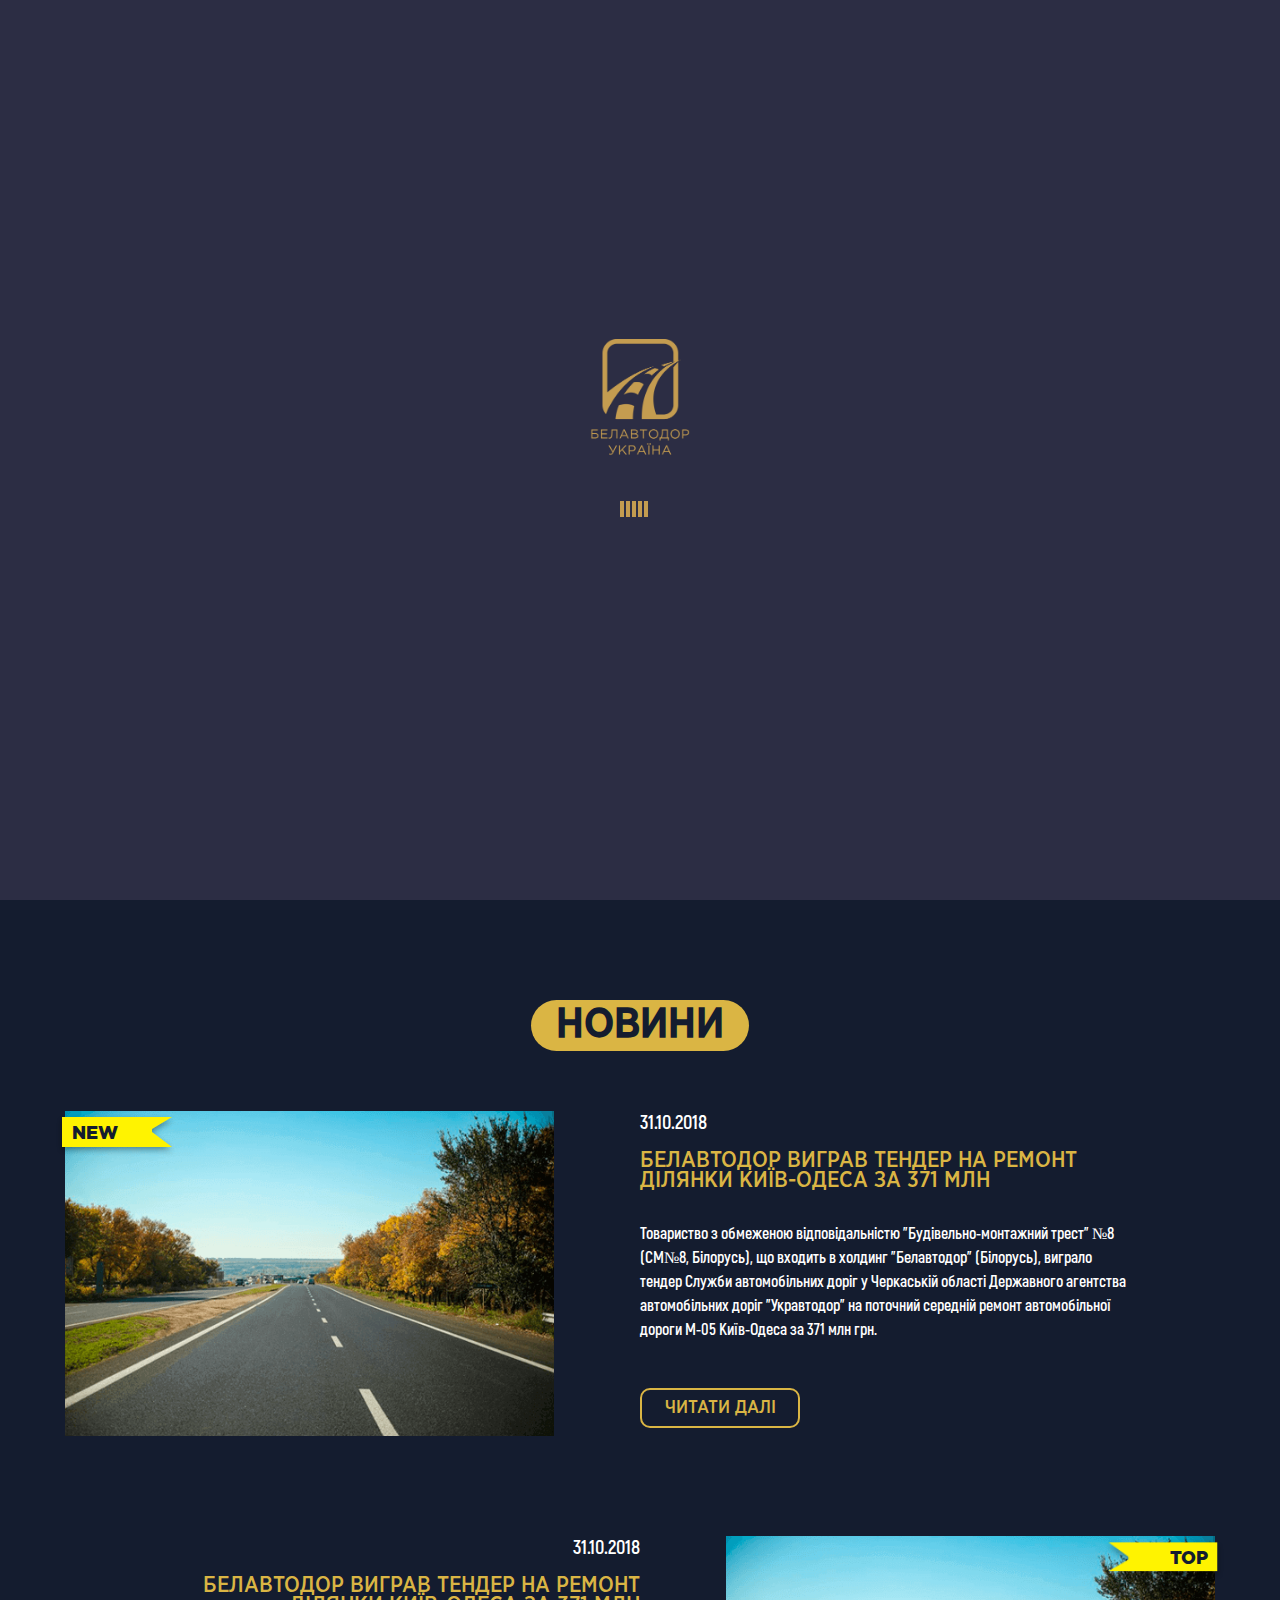
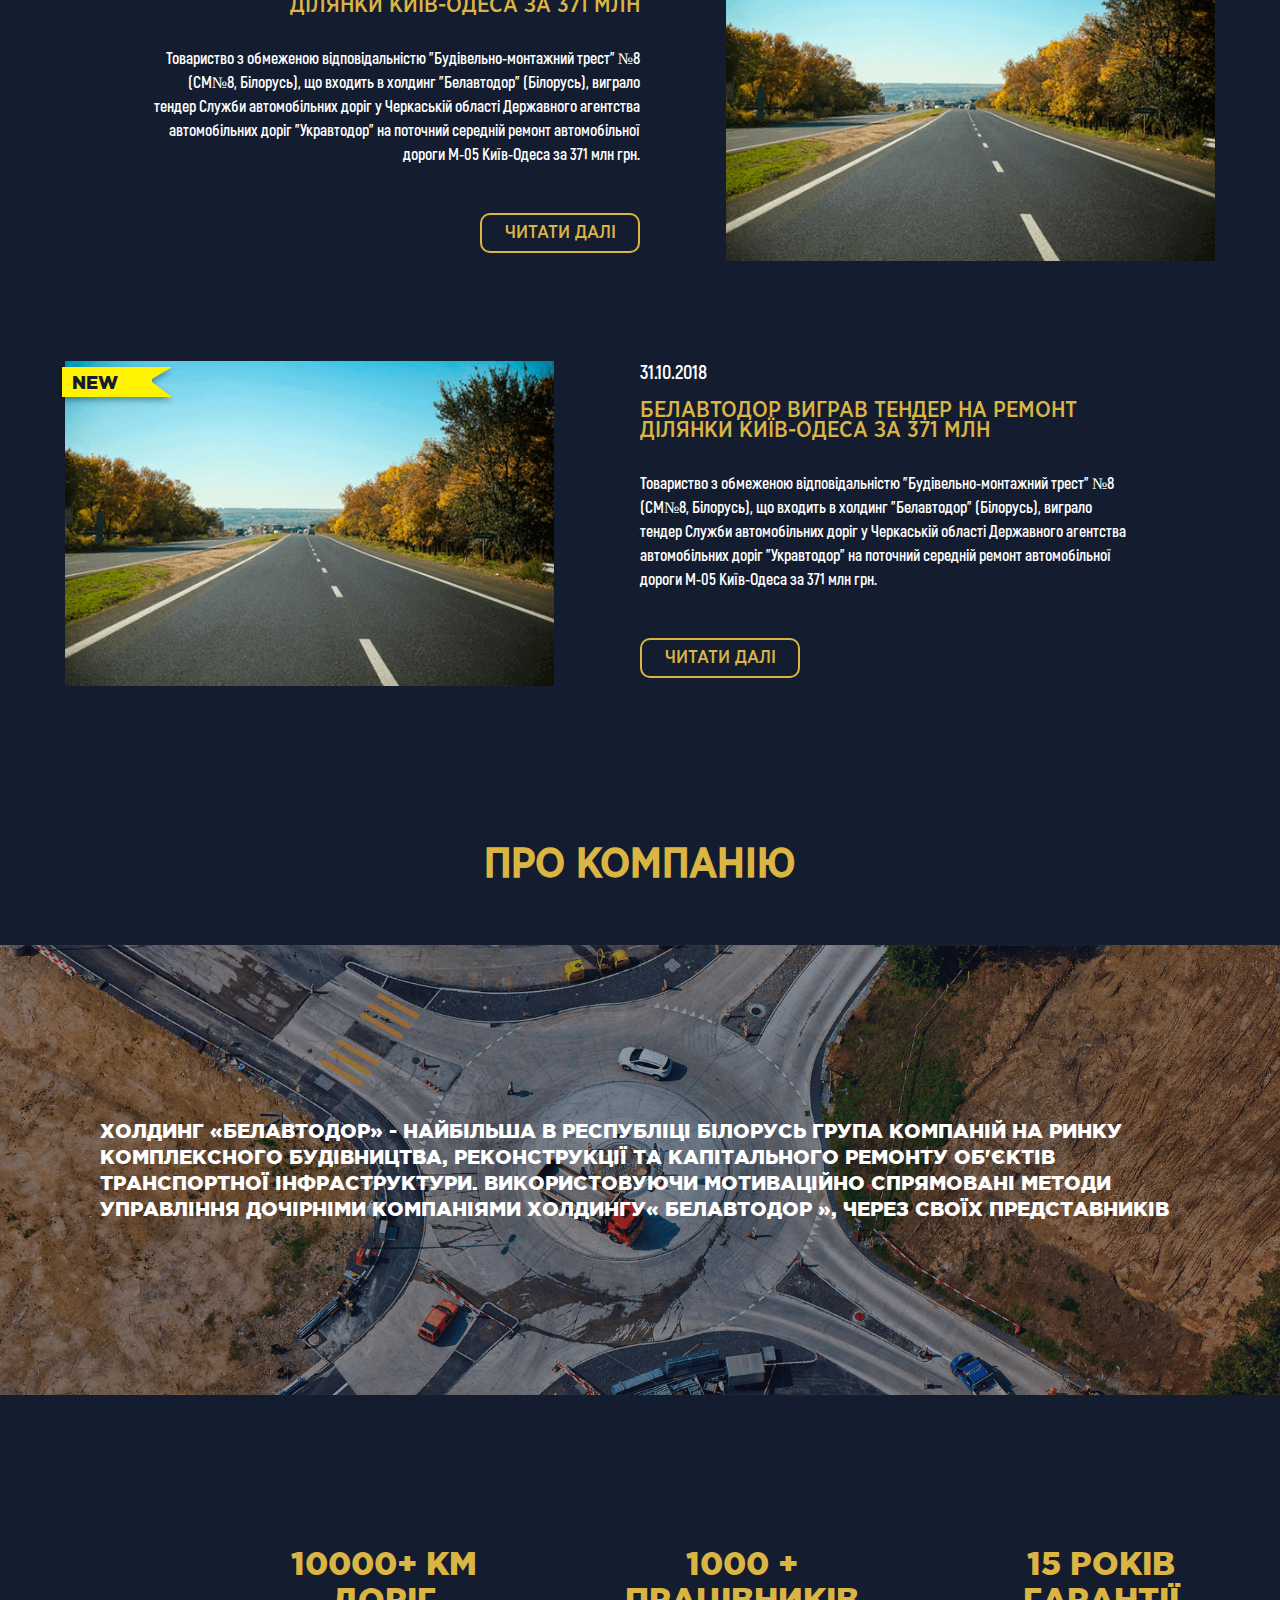
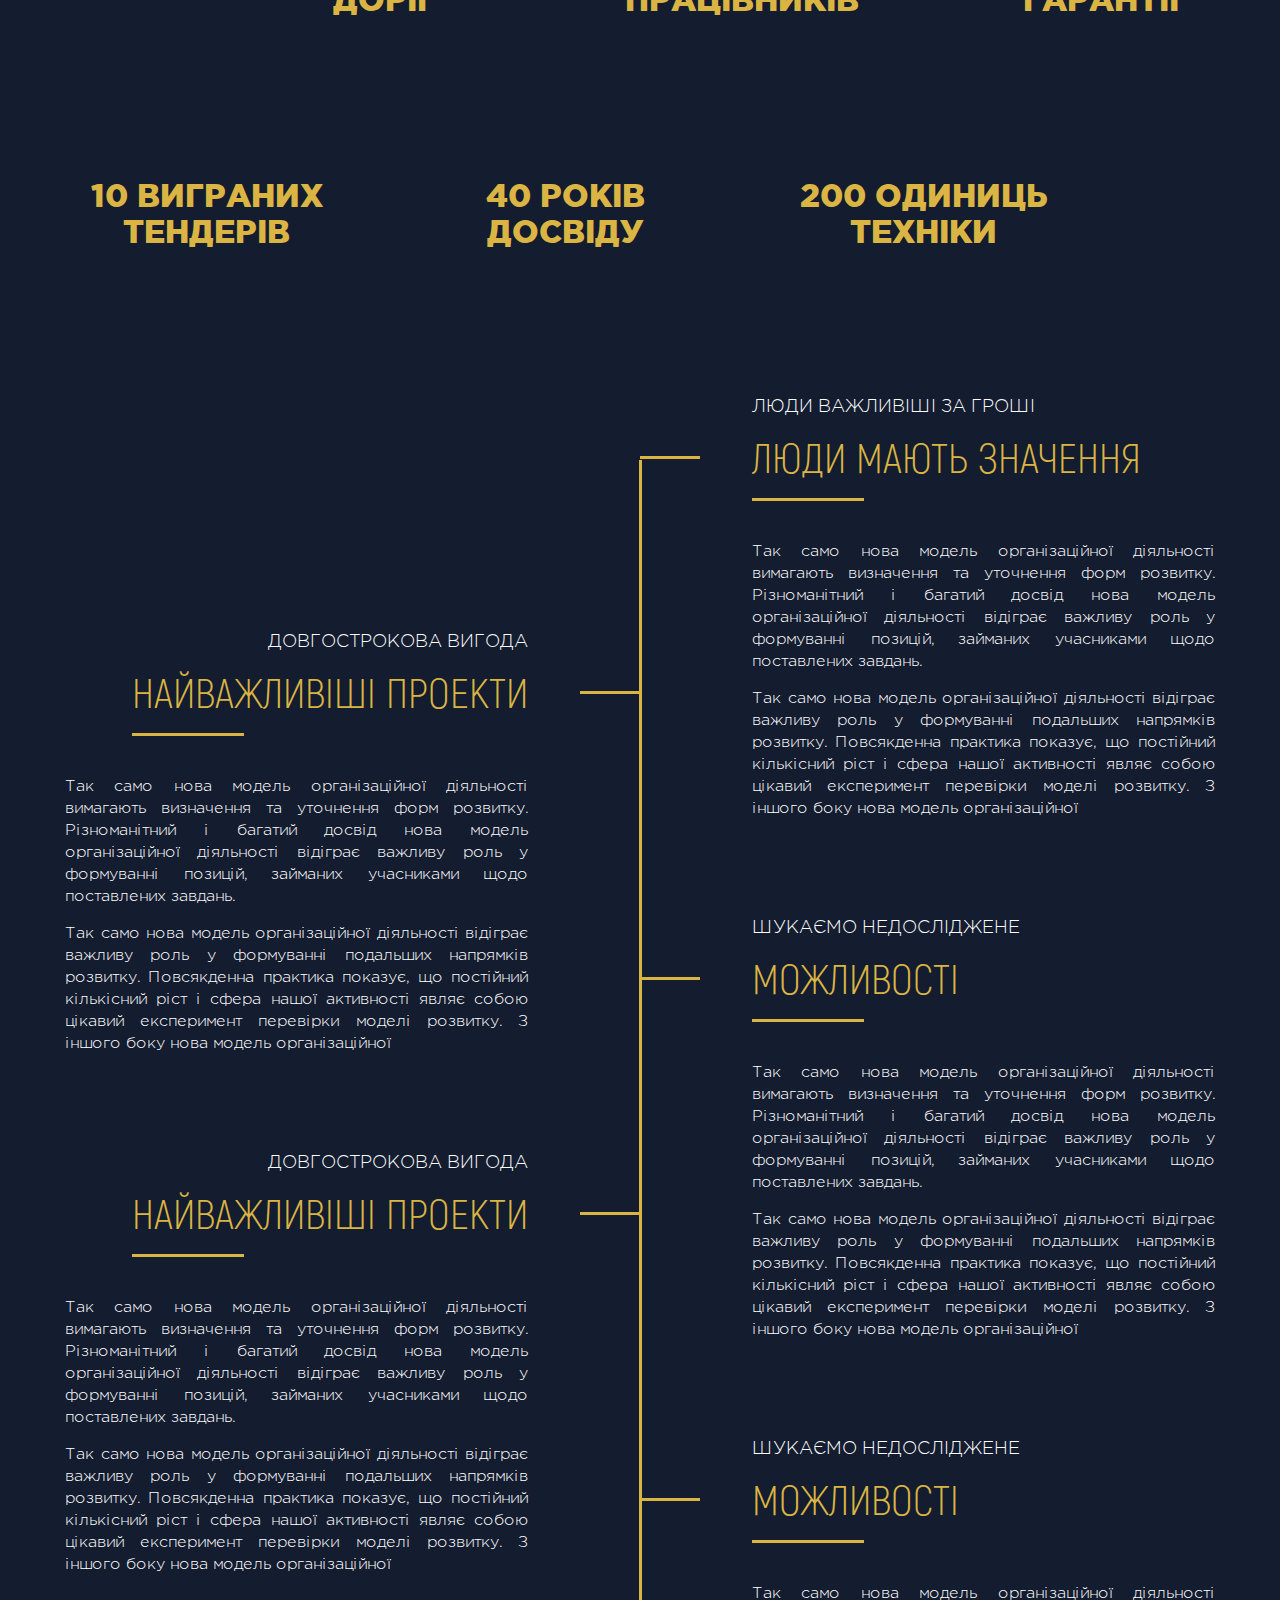
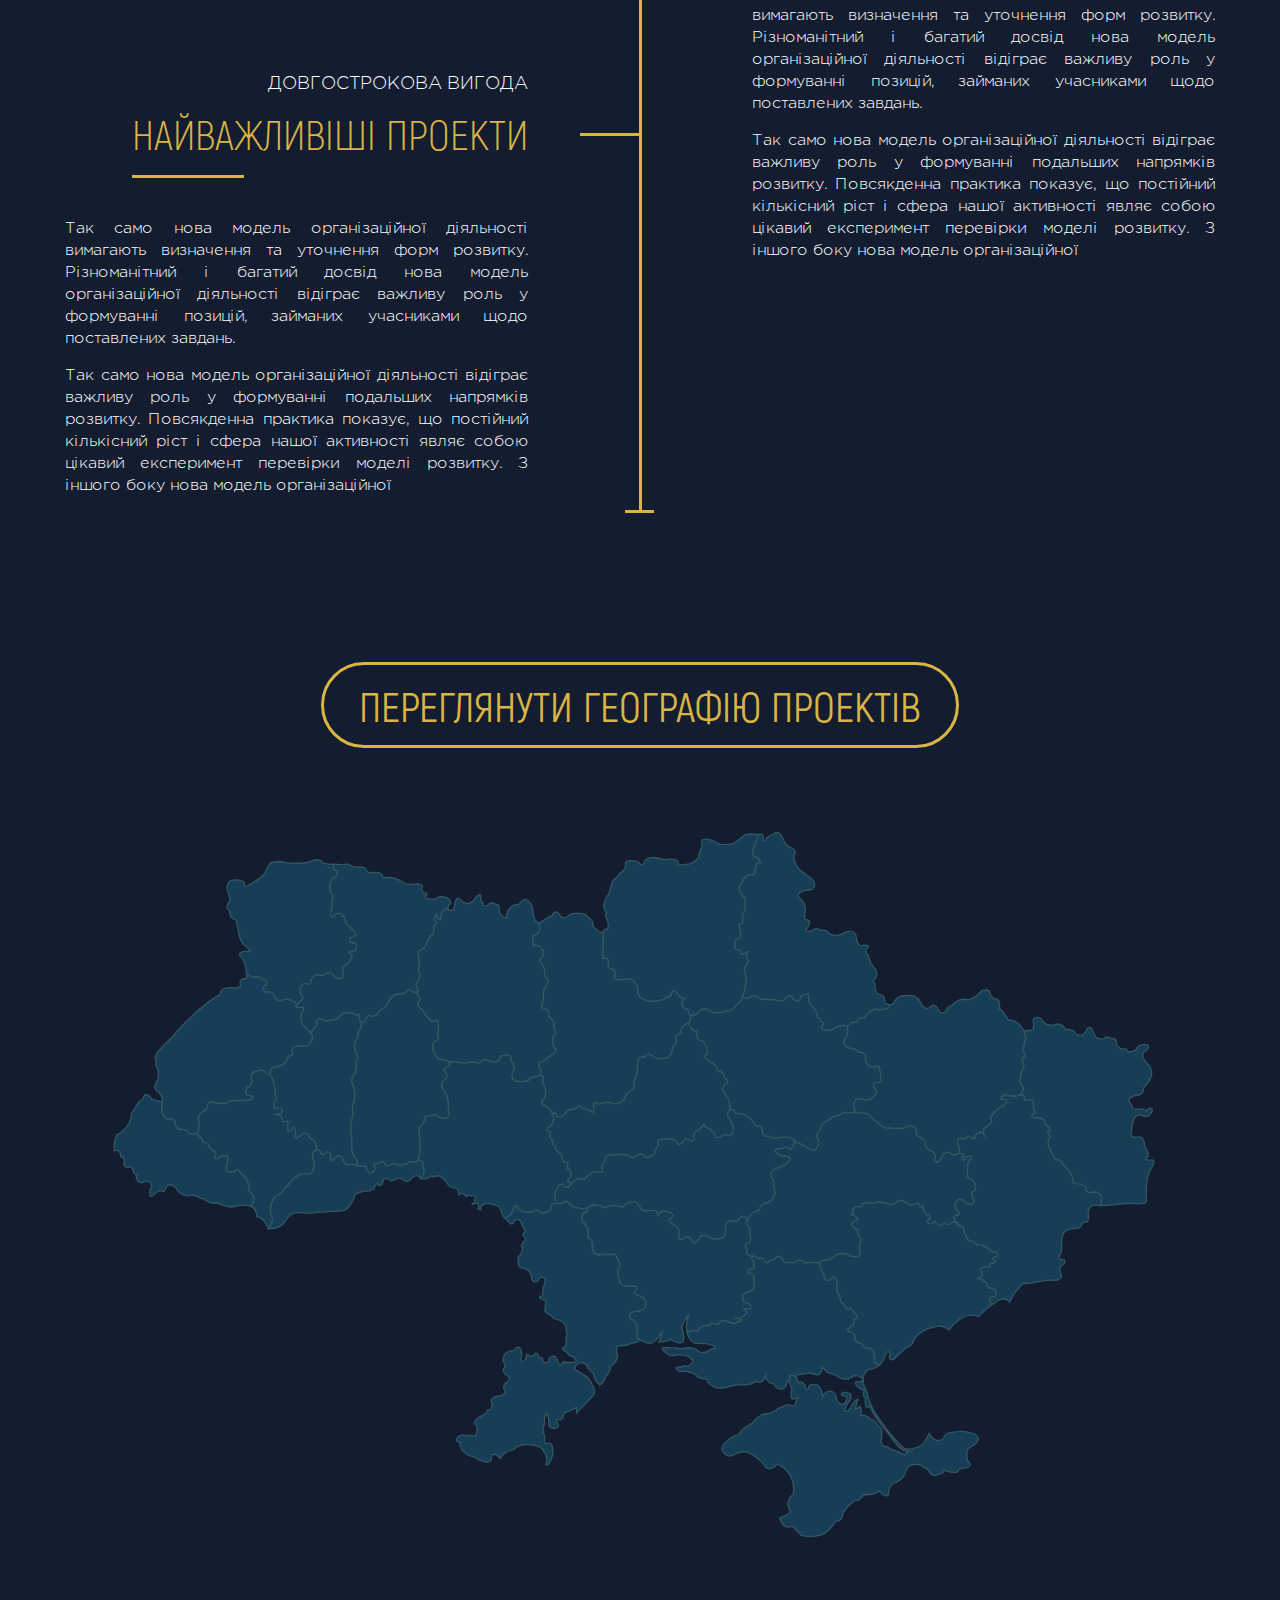
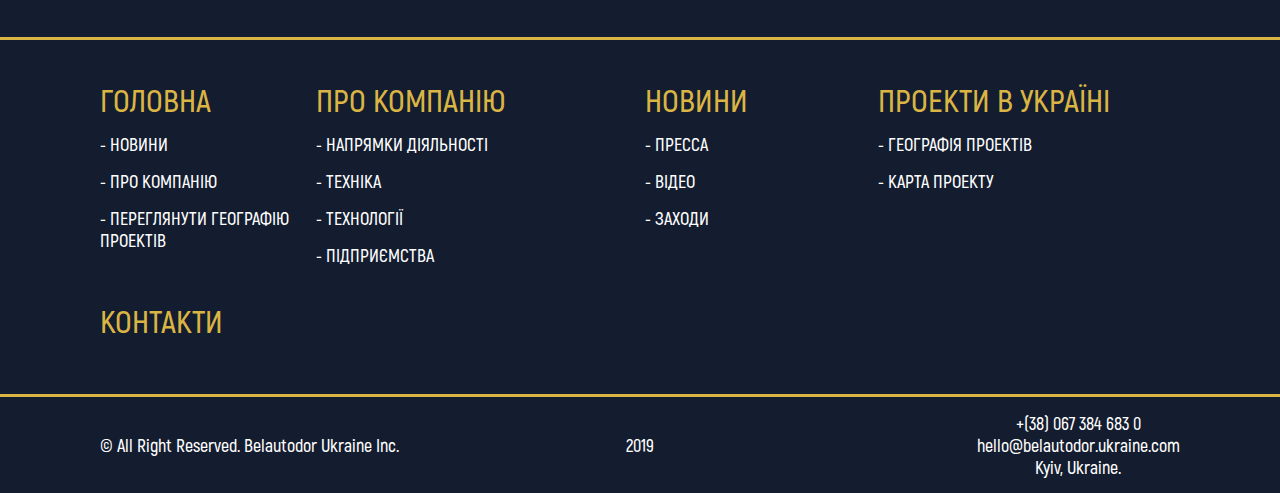
<file: index.html>
<!DOCTYPE html>
<html lang="en">

<head>
    <meta charset="UTF-8">
    <meta name="viewport" content="width=device-width, initial-scale=1.0">
    <meta http-equiv="X-UA-Compatible" content="ie=edge">
    <title>Home page</title>
    <link rel="stylesheet" href="css/slick.css">
    <link rel="stylesheet" href="css/common.css">
    <link rel="stylesheet" href="css/grid.css">
    <link rel="stylesheet" href="css/responsive.css">
</head>

<body>
    <header class="header">
        <div class="header__logo">
            <a href="index.html"><img src="image/logo.svg" alt="logo"></a>
        </div>
        <div class="header__nav">
            <div>
                <span class="closemenu"></span>
                <ul class="generallist">
                    <li><a href="index.html">Головна</a></li>
                    <li class="active"><a href="company.html">Про компанію</a></li>
                    <li><a href="news.html">Новини</a></li>
                    <li><a href="project.html">Проекти в Україні</a></li>
                    <li><a href="contact.html">Контакти</a></li>
                </ul>
            </div>
        </div>
        <span class="phonemenu"></span>
    </header>

    <main>
        <section class="mainslider">
            <div class="maintopslider">
                <div>
                    <div class="maintopslider__slide">
                        <div class="mainslider__shadow"></div>
                        <img src="image/pic4.png" alt="">
                        <p class="slider__title">БУДУЄМО МАЙБУТНЄ</p>
                    </div>
                </div>
                <div>
                    <div class="maintopslider__slide">
                        <div class="mainslider__shadow"></div>
                        <img src="image/pic3.png" alt="">
                        <p class="slider__title">Інший текст</p>
                    </div>
                </div>
            </div>
            <a href="#scrollto" class="scrollto"><img src="image/arrow-down.png" alt="scroll to"></a>
        </section>
        <!-- <section class="mainvideo">
            <div class="mainslider__shadow"></div>
            <video id="mainvideo" loop autoplay muted>
                <source src="video/video.mp4" type="video/mp4" />
            </video>
        </section> -->

        <section class="news" id="scrollto">
            <div class="container-sect">
                <div class="el-center">
                    <h3 class="circh3">
                        новини
                    </h3>
                </div>
                <div class="newsection">
                    <div class="colwrap">
                        <div class="col50 newsection__leftpic">
                            <a href="#">
                                <div class="new__picblock">
                                    <div class="newsgenpic">
                                        <img src="image/pic2.png" alt="image">
                                    </div>
                                    <div class="mark-news"><span>new</span></div>
                                </div>
                            </a>
                        </div>
                        <div class="col50 newsection__rightpic">
                            <div class="new__textblock">
                                <p class="date">31.10.2018</p>
                                <a href="#" class="title">Белавтодор виграв тендер на ремонт ділянки
                                    Київ-Одеса за 371 млн</a>
                                <p class="descr">
                                    Товариство з обмеженою відповідальністю "Будівельно-монтажний трест" №8 (СМ№8,
                                    Білорусь), що входить в холдинг "Белавтодор" (Білорусь), виграло тендер Служби
                                    автомобільних доріг у Черкаській області Державного агентства автомобільних доріг
                                    "Укравтодор" на поточний середній ремонт автомобільної дороги М-05 Київ-Одеса за 371
                                    млн грн.
                                </p>
                                <a href="#" class="readmore">ЧИТАТИ ДАЛІ</a>
                            </div>
                        </div>
                    </div>
                    <div class="colwrap">
                        <div class="col50 newsection__leftpic">
                            <a href="#">
                                <div class="new__picblock">
                                    <div class="newsgenpic">
                                        <img src="image/pic2.png" alt="image">
                                    </div>
                                    <div class="mark-newstop"><span>top</span></div>
                                </div>
                            </a>
                        </div>
                        <div class="col50 newsection__rightpic">
                            <div class="new__textblock">
                                <p class="date">31.10.2018</p>
                                <a href="#" class="title">Белавтодор виграв тендер на ремонт ділянки
                                    Київ-Одеса за 371 млн</a>
                                <p class="descr">
                                    Товариство з обмеженою відповідальністю "Будівельно-монтажний трест" №8 (СМ№8,
                                    Білорусь), що входить в холдинг "Белавтодор" (Білорусь), виграло тендер Служби
                                    автомобільних доріг у Черкаській області Державного агентства автомобільних доріг
                                    "Укравтодор" на поточний середній ремонт автомобільної дороги М-05 Київ-Одеса за 371
                                    млн грн.
                                </p>
                                <a href="#" class="readmore">ЧИТАТИ ДАЛІ</a>
                            </div>
                        </div>
                    </div>
                    <div class="colwrap">
                        <div class="col50 newsection__leftpic">
                            <a href="#">
                                <div class="new__picblock">
                                    <div class="newsgenpic">
                                        <img src="image/pic2.png" alt="image">
                                    </div>
                                    <div class="mark-news"><span>new</span></div>
                                </div>
                            </a>
                        </div>
                        <div class="col50 newsection__rightpic">
                            <div class="new__textblock">
                                <p class="date">31.10.2018</p>
                                <a href="#" class="title">Белавтодор виграв тендер на ремонт ділянки
                                    Київ-Одеса за 371 млн</a>
                                <p class="descr">
                                    Товариство з обмеженою відповідальністю "Будівельно-монтажний трест" №8 (СМ№8,
                                    Білорусь), що входить в холдинг "Белавтодор" (Білорусь), виграло тендер Служби
                                    автомобільних доріг у Черкаській області Державного агентства автомобільних доріг
                                    "Укравтодор" на поточний середній ремонт автомобільної дороги М-05 Київ-Одеса за 371
                                    млн грн.
                                </p>
                                <a href="#" class="readmore">ЧИТАТИ ДАЛІ</a>
                            </div>
                        </div>
                    </div>
                </div>

            </div>
        </section>

        <section class="about">
            <h3 class="genh3">Про компанію</h3>
            <div class="about__picblock">
                <img src="image/pic3.png" alt="image">
                <p>
                    Холдинг «Белавтодор» - найбільша в Республіці Білорусь група компаній на ринку комплексного
                    будівництва, реконструкції та капітального ремонту об'єктів транспортної інфраструктури.
                    використовуючи мотиваційно спрямовані методи управління дочірніми компаніями холдингу« Белавтодор »,
                    через своїх представників
                </p>
            </div>

            <div class="about__linetexts mainlinehidd">
                <div class="about__linetexts-top">
                    <div class="about_cont">
                        <span>
                            <div>
                                <text class="countanim">10000</text>+ км<br>
                                доріг
                            </div>
                        </span>
                        <span>
                            <div>
                                <text class="countanim">1000</text> +<br>працівників
                            </div>

                        </span>
                        <span>
                            <div>
                                <text class="countanim">15</text> років<br>
                                гарантії
                            </div>
                        </span>
                    </div>
                </div>
                <div class="about__linetexts-bottom">
                    <div class="about_cont">
                        <span>
                            <div>
                                <text class="countanim">10</text> виграних<br>
                                тендерів
                            </div>
                        </span>
                        <span>
                            <div>
                                <text class="countanim">40</text> років<br>
                                досвіду
                            </div>
                        </span>
                        <span>
                            <div>
                                <text class="countanim">200</text> одиниць<br>
                                техніки
                            </div>
                        </span>
                    </div>
                </div>
            </div>

            <div class="about__vertboxes">
                <div class="container-sect">
                    <div class="colwrap">
                        <div class="col50 left">
                            <div class="abvtext">
                                <div class="titlesbox">
                                    <p class="subtitle">довгострокова вигода</p>
                                    <p class="title">найважливіші проекти</p>
                                </div>
                                <div class="descr">
                                    <p>
                                        Так само нова модель організаційної діяльності вимагають визначення та уточнення
                                        форм розвитку. Різноманітний і багатий досвід нова модель організаційної
                                        діяльності
                                        відіграє важливу роль у формуванні позицій, займаних учасниками щодо поставлених
                                        завдань.
                                    </p>
                                    <p>
                                        Так само нова модель організаційної діяльності відіграє важливу роль у
                                        формуванні подальших напрямків розвитку. Повсякденна практика показує, що
                                        постійний кількісний ріст і сфера нашої активності являє собою цікавий
                                        експеримент перевірки моделі розвитку. З іншого боку нова модель організаційної
                                    </p>
                                </div>
                            </div>
                            <div class="abvtext">
                                <div class="titlesbox">
                                    <p class="subtitle">довгострокова вигода</p>
                                    <p class="title">найважливіші проекти</p>
                                </div>
                                <div class="descr">
                                    <p>
                                        Так само нова модель організаційної діяльності вимагають визначення та уточнення
                                        форм розвитку. Різноманітний і багатий досвід нова модель організаційної
                                        діяльності
                                        відіграє важливу роль у формуванні позицій, займаних учасниками щодо поставлених
                                        завдань.
                                    </p>
                                    <p>
                                        Так само нова модель організаційної діяльності відіграє важливу роль у
                                        формуванні подальших напрямків розвитку. Повсякденна практика показує, що
                                        постійний кількісний ріст і сфера нашої активності являє собою цікавий
                                        експеримент перевірки моделі розвитку. З іншого боку нова модель організаційної
                                    </p>
                                </div>
                            </div>
                            <div class="abvtext">
                                <div class="titlesbox">
                                    <p class="subtitle">довгострокова вигода</p>
                                    <p class="title">найважливіші проекти</p>
                                </div>
                                <div class="descr">
                                    <p>
                                        Так само нова модель організаційної діяльності вимагають визначення та уточнення
                                        форм розвитку. Різноманітний і багатий досвід нова модель організаційної
                                        діяльності
                                        відіграє важливу роль у формуванні позицій, займаних учасниками щодо поставлених
                                        завдань.
                                    </p>
                                    <p>
                                        Так само нова модель організаційної діяльності відіграє важливу роль у
                                        формуванні подальших напрямків розвитку. Повсякденна практика показує, що
                                        постійний кількісний ріст і сфера нашої активності являє собою цікавий
                                        експеримент перевірки моделі розвитку. З іншого боку нова модель організаційної
                                    </p>
                                </div>
                            </div>
                        </div>
                        <div class="col50 right">
                            <div class="abvtext">
                                <div class="titlesbox">
                                    <p class="subtitle">люди важливіші за гроші</p>
                                    <p class="title">люди мають значення</p>
                                </div>
                                <div class="descr">
                                    <p>
                                        Так само нова модель організаційної діяльності вимагають визначення та уточнення
                                        форм розвитку. Різноманітний і багатий досвід нова модель організаційної
                                        діяльності
                                        відіграє важливу роль у формуванні позицій, займаних учасниками щодо поставлених
                                        завдань.
                                    </p>
                                    <p>
                                        Так само нова модель організаційної діяльності відіграє важливу роль у
                                        формуванні подальших напрямків розвитку. Повсякденна практика показує, що
                                        постійний кількісний ріст і сфера нашої активності являє собою цікавий
                                        експеримент перевірки моделі розвитку. З іншого боку нова модель організаційної
                                    </p>
                                </div>
                            </div>
                            <div class="abvtext">
                                <div class="titlesbox">
                                    <p class="subtitle">шукаємо недосліджене</p>
                                    <p class="title">можливості</p>
                                </div>
                                <div class="descr">
                                    <p>
                                        Так само нова модель організаційної діяльності вимагають визначення та уточнення
                                        форм розвитку. Різноманітний і багатий досвід нова модель організаційної
                                        діяльності
                                        відіграє важливу роль у формуванні позицій, займаних учасниками щодо поставлених
                                        завдань.
                                    </p>
                                    <p>
                                        Так само нова модель організаційної діяльності відіграє важливу роль у
                                        формуванні подальших напрямків розвитку. Повсякденна практика показує, що
                                        постійний кількісний ріст і сфера нашої активності являє собою цікавий
                                        експеримент перевірки моделі розвитку. З іншого боку нова модель організаційної
                                    </p>
                                </div>
                            </div>
                            <div class="abvtext">
                                <div class="titlesbox">
                                    <p class="subtitle">шукаємо недосліджене</p>
                                    <p class="title">можливості</p>
                                </div>
                                <div class="descr">
                                    <p>
                                        Так само нова модель організаційної діяльності вимагають визначення та уточнення
                                        форм розвитку. Різноманітний і багатий досвід нова модель організаційної
                                        діяльності
                                        відіграє важливу роль у формуванні позицій, займаних учасниками щодо поставлених
                                        завдань.
                                    </p>
                                    <p>
                                        Так само нова модель організаційної діяльності відіграє важливу роль у
                                        формуванні подальших напрямків розвитку. Повсякденна практика показує, що
                                        постійний кількісний ріст і сфера нашої активності являє собою цікавий
                                        експеримент перевірки моделі розвитку. З іншого боку нова модель організаційної
                                    </p>
                                </div>
                            </div>
                        </div>
                    </div>
                </div>
            </div>
        </section>

        <section class="geograph-proj">
            <div class="el-center">
                <a href="#" class="geograph-projlink">переглянути Географію проектів</a>
            </div>
            <div class="mapwrapper">
                <?xml version="1.0" encoding="utf-8"?>
                <svg version="1.1" id="povmap" xmlns="http://www.w3.org/2000/svg"
                    xmlns:xlink="http://www.w3.org/1999/xlink" x="0px" y="0px" viewBox="0 0 824.959 565.928"
                    enable-background="new 0 0 824.959 565.928" xml:space="preserve">
                    <g id="map" opacity="1">
                        <g id="ivanfr" class="reg1" data-text="1 проект виконано" data-img="image/pic2.png">
                            <path class="region" fill-rule="evenodd" clip-rule="evenodd" fill="#163e56" stroke="#325662"
                                stroke-miterlimit="10" d="M80.076,244.332
			c2.285-5.997,1.144-9.998,1.144-9.998c-0.571-5.428,2.854-6.572,2.854-6.572c3.143-1.143,3.998-3.712,3.998-3.712
			c-1.14-5.715,5.999-3.143,5.999-3.143c7.427,1.426,8.854-0.572,8.854-0.572c3.142-1.715,10.855-1.145,10.855-1.145
			c8.282,0.288,8.282-2.57,8.282-2.57c-0.286-1.427-4.571-1.143-4.571-1.143c-1.14-2.284-0.285-5.714-0.285-5.714
			c4.856-0.571,3.714-7.143,3.714-7.143c-0.858-6.001,3.714-4.857,3.714-4.857c2.283-2.571,6.281-0.571,6.281-0.571
			c0.858,2.858,3.999,1.999,3.999,1.999s4.001,7.142,4.001,15.143c0,0,2.283,3.714,0.285,4.855c0,0-1.714,2.289-1.141,5.431
			c0,0,5.71-0.286,5.998,1.999c0,0,1.144,2.572-3.999,3.142c5.998,0.858,2.856,5.144,5.143,5.715c0,0,3.713-3.143,3.141,2.287
			c0,0-0.858,7.714,2.856,3.142c0,0,2.57-5.429,2.856,3.428c0,0-2.856,6.858,5.426-0.283c0,0,4.285-2,5.143,3.142
			c0,0,5.997,1.429,4.853,9.145c0,0-4.568,1.428-1.998,7.431c0,0,1.428,2.003,0,5.715c0,0,0.857,5.716-5.712,4.573
			c0,0-5.997-1.43-13.139,8.282c0,0-1.144,2.57-2.571,1.996c0,0-1.713,5.143-7.426,6.858c0,0-4.857,6.287-2.855,13.713
			c0,0,3.141,3.432-2.002,10.574c0,0-3.713-9.715-8.853-9.146c0,0,0.572-5.427-3.998-7.712c4.57-7.43-0.571-10.284-0.571-10.284
			c-3.427-1.43,0.856-5.147-1.715-6.573c-2.283-7.141-5.713-7.709-5.713-7.709c-2.285-6.001-4.569-1.43-4.569-1.43
			c-9.14,1.143-5.712-4.571-5.712-4.571c1.712-10.29-0.859-7.431-0.859-7.431c-3.997-0.285-5.424,2.003-5.424,2.003
			c-4.856,0.857-2.001-3.145-2.001-3.145c-0.285-2.576-2.855-2.86-2.855-2.86c-3.142-0.857-0.856-6.288-7.14-6.003
			C84.646,247.477,80.076,244.332,80.076,244.332L80.076,244.332L80.076,244.332z" />
                        </g>
                        <g id="lviv" class="reg2" data-text="2 проекти виконано" data-img="image/pic4.png">
                            <path class="region" fill-rule="evenodd" clip-rule="evenodd" fill="#163e56" stroke="#325662"
                                stroke-miterlimit="10" d="M54.084,220.335
			c0,0,1.144-4.571-2.854-7.428c0,0-4.857-1.713-1.43-7.429c0,0,2.571-2.572,0.858-10.572c0,0-2,0-1.143-6.57
			c0,0-5.427-0.857,11.995-16.571c0,0,17.996-22.001,36.274-32.285c0,0-1.142-5.142,8.569-4.857c0,0,7.142,1.429,6.284-2.857
			c0,0-1.141-4.286,4.569-4.001c0,0,0.285-1.998,0-4.57c3.143,3.714,6.569,3.426,6.569,3.426c3.714-0.854,5.144,1.431,5.144,1.431
			c3.426,0.285,3.712,2.857,3.712,2.857c0.857,2.285-4.856,3.142-2.573,4.856c0.572,3.43,2.857,1.714,2.857,1.714
			c4.285,0.572,5.143,3.143,5.143,3.143c1.428,5.431,5.71,3.429,5.71,3.429c3.43-1.714,7.428,0.286,7.428,0.286
			c3.713,0.855,3.141,3.714,3.141,3.714c-0.855,2.285,5.427,1.144,5.427,1.144c1.143,2.283-1.142,4.283-1.142,4.283
			c-1.144,6.286,0.855,8.856,0.855,8.856l0,0l5.427,5.718l0,0c3.714,4.286,0.286,7.427,0.286,7.427
			c-0.286,2.572-5.142,2.857-5.142,2.857c-10.853-0.285-8.283,4.286-8.283,4.286c2.285,3.143-2.57,3.143-2.57,3.143
			c-3.428,7.714-5.429,6.569-5.429,6.569c-1.997,2.572-5.71,0.288-7.426,3.145c-1.142,0.57-1.428,3.713-1.428,3.713
			s-3.141,0.859-3.999-1.999c0,0-3.998-2.001-6.281,0.571c0,0-4.572-1.144-3.714,4.857c0,0,1.142,6.572-3.714,7.143
			c0,0-0.854,3.43,0.285,5.714c0,0,4.285-0.285,4.571,1.143c0,0,0,2.857-8.282,2.57c0,0-7.713-0.57-10.855,1.145
			c0,0-1.427,1.998-8.854,0.572c0,0-7.139-2.572-5.999,3.143c0,0-0.855,2.569-3.998,3.712c0,0-3.426,1.145-2.854,6.572
			c0,0,1.427,3.714-0.859,9.715l0,0h-6.283l0,0c0,0-0.856-3.145-5.14-3.145c0,0-4.286,0.573-5.141-3.999
			c0,0,0.284-5.716-4.285-3.429c0,0-3.713-0.285-4.284-3.143C55.228,230.334,52.94,229.192,54.084,220.335L54.084,220.335
			L54.084,220.335z" />
                        </g>
                        <g id="ternop" class="reg3" data-text="3 проекти виконано" data-img="image/pic2.png">
                            <path class="region" fill-rule="evenodd" clip-rule="evenodd" fill="#163e56" stroke="#325662"
                                stroke-miterlimit="10" d="M169.762,256.62
			c0,0,2.855-0.857,2.855,1.427c0,0,1.142,3.436,3.713,0.573c0,0,2.857-3.429,4.284,2.862c0,0-2.282,6.286,3.143,0.856
			c0,0,4.856-4.863,5.999,2c0,0,1.427,4,5.142,3.143c0,0,3.142-0.573,5.426,0.857c0.572-4.287-1.713-6.286-1.713-6.286
			c-3.429-3.433-2.286-13.434-2.286-13.434c-1.427-6.286,0-15.714,0-15.714c1.999-2.571-1.144-8,1.43-12.571
			c2.283-6.569-0.858-12.856-0.858-12.856c-1.715-5.144,0.57-6.857,0.57-6.857s2.287-2.286,2.287-8.571
			c-1.429-0.572,0.285-3.715,0.285-3.715c1.714-2.858-0.571-4-0.571-4c-3.427-8.857,1.43-12.571,1.43-12.571
			c0-8.288,3.141-4.858,2.571-11.142c-2.286-0.859-0.287-8.857-3.714-5.142c-3.142-2.858-7.142-2.003-7.142-2.003
			c-3.142-0.572-5.426,2.571-5.426,2.571c-2.57,3.143-8.57,3.143-8.57,3.143c-3.712,2.002-7.997-4.855-8.853,1.144
			c0.856,2.857-4.57,7.716-4.57,7.716c3.712,4.286,0,7.427,0,7.427c-0.286,2.572-5.142,2.857-5.142,2.857
			c-10.853-0.285-8.283,4.286-8.283,4.286c2.285,3.143-2.57,3.143-2.57,3.143c-3.428,7.714-5.429,6.569-5.429,6.569
			c-1.997,2.572-5.71,0.288-7.426,3.145c-1.142,0.57-1.428,3.713-1.428,3.713s4.001,7.142,4.001,15.143c0,0,2.283,3.714,0.285,4.855
			c0,0-1.714,2.289-1.141,5.431c0,0,5.71-0.286,5.998,1.999c0,0,1.144,2.572-3.999,3.142c5.998,0.858,2.856,5.144,5.143,5.715
			c0,0,3.713-3.143,3.141,2.287c0,0-0.858,7.714,2.856,3.142c0,0,2.57-5.429,2.856,3.428c0,0-2.856,6.858,5.426-0.283
			c0,0,4.285-2,5.143,3.142C164.621,247.191,170.905,248.906,169.762,256.62L169.762,256.62L169.762,256.62z" />
                        </g>
                        <g id="lutsk" class="reg4" data-text="4 проекти виконано" data-img="image/pic4.png">
                            <path class="region" fill-rule="evenodd" clip-rule="evenodd" fill="#163e56" stroke="#325662"
                                stroke-miterlimit="10" d="M117.206,123.194
			c-0.284-3.428-1.142-7.427-3.426-11.142c0,0-4.284-2.856,0.285-4.288c0,0,2.287-0.855,5.998,0c0-3.425-7.712-3.425-8.854-16.283
			c-1.999-2.285,0.572-7.715-3.425-8.287c-4.286-0.854-2.001-6.569-4-7.14c0,0-3.144-1.429,1.427-7.144l0,0l-2.57-8.571l0,0
			c0,0,0.285-6.857,4.57-6.285c0,0,7.139-0.859,8.854,2.284c0,0-2,5.713,6.571-0.856c0,0,5.424-2.571,8.567-6.573
			c0,0,0.857-3.713,3.14-6.285c0,0,1.144-4.285,13.139-1.712c0,0,12.569,1.712,17.995-1.144c9.426-2.572,6.569,0.571,9.998,1.715
			c0,0,2.57,0.57,6.855,0.855c-0.286,3.429,1.145,4.287,1.145,4.287c3.141-0.288,1.999,5.713-0.859,4.856
			c-1.713,2-2.571,5.428-2.571,5.428c-1.429,5.142,1.143,7.143,1.143,7.143c2.57,2.285,0.287,4.001,0.287,4.001
			c0.285,8.286-1.43,10.571-1.43,10.571c0.858,5.999,3.999,0.857,3.999,0.857c5.999-2.285,6.856,3.429,6.856,3.429
			c1.427,5.715,3.998,6.286,3.998,6.286c7.997,7.141,2.857,6.858,2.857,6.858c-3.428,1.143-3.143,4.569-3.143,4.569
			c6.569-0.282,5.141,4.287,5.141,4.287c0.285,3.715-5.713,1.999-5.713,3.428c5.142,3.428,0.858,5.429,0.858,5.429
			c0.284,2.286-3.714,3.998-3.714,3.998c-2.569,1.43-1.427,4.857-1.427,4.857c0.287,8.571-4.856,4.57-4.856,4.57
			c-2.857-0.285-2.285-3.714-5.14-3.427c-2.857-0.856-2.857,2.001-6.856,1.713c-5.427-1.142-5.998,1.429-5.998,1.429
			c-1.999,2-0.573,6.57-4.286,4.857c-6.282-1.142-4.854,7.143-4.854,7.143c3.998,4,0,5.713,0,5.713
			c-0.859,2.001-3.144,3.144-3.144,3.144s0.287-2.572-3.426-3.428c0,0-3.998-2.001-7.428-0.286c0,0-4.282,2.002-5.71-3.429
			c0,0-0.858-2.571-5.143-3.143c0,0-2.286,1.716-2.857-1.714c-2.283-1.714,3.43-2.571,2.573-4.856c0,0-0.287-2.572-3.712-2.857
			c0,0-1.43-2.285-5.144-1.431C123.775,126.62,120.349,126.908,117.206,123.194L117.206,123.194L117.206,123.194z" />
                        </g>
                        <g id="rivne" class="reg5" data-text="5 проектів виконано" data-img="image/pic2.png">
                            <path class="region" fill-rule="evenodd" clip-rule="evenodd" fill="#163e56" stroke="#325662"
                                d="M182.329,42.054c-0.286,3.143,1.145,4.572,1.145,4.572
			c3.141-0.288,1.999,5.713-0.859,4.856c-1.713,2-2.571,5.428-2.571,5.428c-1.429,5.142,1.143,7.143,1.143,7.143
			c2.57,2.285,0.287,4.001,0.287,4.001c0.285,8.286-1.43,10.571-1.43,10.571c0.858,5.999,3.999,0.857,3.999,0.857
			c5.999-2.285,6.856,3.429,6.856,3.429c1.427,5.715,3.998,6.286,3.998,6.286c7.997,7.141,2.857,6.858,2.857,6.858
			c-3.428,1.143-3.143,4.569-3.143,4.569c6.569-0.282,5.141,4.287,5.141,4.287c0.285,3.715-5.713,1.999-5.713,3.428
			c5.142,3.428,0.858,5.429,0.858,5.429c0.284,2.286-3.714,3.998-3.714,3.998c-2.569,1.43-1.427,4.857-1.427,4.857
			c0.287,8.571-4.856,4.57-4.856,4.57c-2.857-0.285-2.285-3.714-5.14-3.427c-2.857-0.856-2.857,2.001-6.856,1.713
			c-5.427-1.142-5.998,1.429-5.998,1.429c-1.999,2-0.573,6.57-4.286,4.857c-6.282-1.142-4.854,7.143-4.854,7.143
			c3.998,4,0,5.713,0,5.713c-0.859,2.001-3.144,3.144-3.144,3.144c-1.141,2.571,5.142,1.43,5.142,1.43
			c1.143,2.001-1.142,4.283-1.142,4.283c-1.144,6.286,0.855,8.856,0.855,8.856l0,0l5.713,5.718l0,0c0,0,5.426-4.859,4.57-7.716
			c0.856-5.999,5.14,0.858,8.853-1.144c0,0,6,0,8.57-3.143c0,0,2.284-3.143,5.426-2.571c0,0,4.001-0.855,7.142,2.003
			c3.427-3.715,1.143,4.57,3.427,5.142c1.999,0,3.141-1.716,3.141-1.716c2.57-6.001,4.571-2.57,4.571-2.57
			c2.856,0.571,6.569-4.571,6.569-4.571c6.283-4.001,6.855-7.429,6.855-7.429c3.713-5.714,7.711-4.857,7.711-4.857
			c3.713,0.287,5.14-2.288,5.14-2.288c2.859-3.142,4,1.716,7.427,0.859c2.571-0.287,0.858-3.142,0.858-3.142
			c-2.856-4.001,0.858-5.429,0.858-5.429c2.284-4.286,0.283-6.286,0.283-6.286c-1.711-2.858,1.43-3.428,0-7.427
			c0.572-5.142-2.571-8.858,1.143-9.429c3.143-0.572,4.573-4.571,4.573-4.571l0,0l2.855-6.285l0,0c3.428,0,2.286-6.857,2.286-6.857
			c4.286-2.572,1.427-3.714,1.427-3.714c-1.713-4,0.859-5.43,0.859-5.43c0.284,2.571,0,3.143,3.426,4.285
			c-1.143-3.999,1.428-6.57,1.428-6.57c1.999-2.858,4-0.857,4-0.857c-1.143-2.572,1.712-4.857,1.712-4.857
			c0.571-5.715-10.566-6.285-10.566-3.429c-9.713,1.145-8.285-2-8.285-2c3.14-2.571-1.428-2.571-1.428-2.571
			c-2.287-1.431-1.143-4-1.143-4c0.858-2.572-3.428-2.572-3.428-2.572l0,0l-7.142,0.286l0,0c-4.853-0.57-6.283-5.428-15.421-5.143
			c-4.286,0.571-3.714-1.428-3.714-1.428c-0.571-2.855-6.855-2.284-6.855-2.284c-5.14,0.855-5.14-1.715-5.14-1.715
			c-1.143-3.429-7.142-2.287-7.142-2.287c-6.284,0-5.711-3.715-8.567-2C188.042,42.624,184.899,42.054,182.329,42.054
			L182.329,42.054L182.329,42.054z" />
                        </g>
                        <g id="hmel" class="reg6" data-text="6 проектів виконано" data-img="image/pic4.png">
                            <path class="region" fill-rule="evenodd" clip-rule="evenodd" fill="#163e56" stroke="#325662"
                                d="M244.881,138.336c0,3.429,4.285,2.572,1.711,7.143
			c0,0-3.142,2.286,1.43,4.857c3.713,3.715,3.713,6.572,5.428,6.572c0,0,3.425,5.426,6.285,1.714c0,0,1.427,1.429,1.427,8.284
			c-2.57,4.287,2.855,5.431-1.427,7.431c0,0-3.715-0.288-2.573,6.285c0,0,0,3.426,4.284,7.713c0,0,5.712-0.285,7.427,1.999
			c2.57,2.571-1.715,4.001-1.715,4.001c-3.998,1.143,0,4.57,0,4.57c0.857,2.857-1.428,4.57-1.428,4.57
			c-4.856,4.86,0.287,9.43,0.287,9.43c3.427,4.857,2.572,12.286,2.572,12.286c2.57,11.428-7.427,6.284-7.427,6.284
			c-2.286-3.428-10.856-0.287-10.569,2c1.143,1.999-4.569,4.286-4,10.286c2.287,14.857-0.856,20.289-0.856,20.289
			c-2.286,2.287-5.427,0.859-5.427,0.859c-4.57,3.715-9.711,2.857-9.711,2.857c-2-2.572-5.711-0.287-5.711-0.287
			c-3.43,2.857-4.569-2.285-4.569-2.285c-4.572,0-8,2-8,2c2.855,2.855,0,5.428,0,5.428c-4.284,3.143-5.711-4.285-5.711-4.285l0,0
			h-6.285l0,0c0.857-4.287-1.713-6.286-1.713-6.286c-3.429-3.433-2.286-13.434-2.286-13.434c-1.427-6.286,0-15.714,0-15.714
			c1.999-2.571-1.144-8,1.43-12.571c2.283-6.569-0.858-12.856-0.858-12.856c-1.715-5.144,0.57-6.857,0.57-6.857
			s2.287-2.286,2.287-8.571c-1.429-0.572,0.285-3.715,0.285-3.715c1.714-2.858-0.571-4-0.571-4
			c-3.427-8.857,1.43-12.571,1.43-12.571c0-8.288,3.141-4.858,2.571-11.142c1.999,0,2.855-1.716,2.855-1.716
			c2.57-6.001,4.571-2.57,4.571-2.57c2.856,0.571,6.569-4.571,6.569-4.571c6.283-4.001,6.855-7.429,6.855-7.429
			c3.713-5.714,7.711-4.857,7.711-4.857c3.713,0.287,5.14-2.288,5.14-2.288C240.026,134.051,241.739,139.195,244.881,138.336
			L244.881,138.336L244.881,138.336z" />
                        </g>
                        <g id="chernivci" class="reg7" data-text="7 проектів виконано" data-img="image/pic2.png">
                            <path class="region" fill-rule="evenodd" clip-rule="evenodd" fill="#163e56" stroke="#325662"
                                d="M245.452,264.339c0,0,4.854-2.286,4.286,5.429
			c0,0,2.571,2.857-2.002,7.996c0,0-1.143-4.282-6.568-0.856c0,0-2.285,5.143-6.855,1.43c-3.713-3.426-7.997,3.143-9.14,0.572
			c0,0-5.713-3.429-5.713,1.425c0,0-1.142,3.716-3.142,2.289c0,0-0.571-4.286-3.998,3.426c0,0,0.286-1.427-2.569,0.857
			c0,0-5.427,0-10.855,2.285c0,0-0.571,3.142-3.142,7.142c-4.854,7.143-5.141,5.144-14.28,6.004l0,0l-19.994,1.423l0,0
			c0,0-10.855-3.425-15.139,6c0,0-2.573,5.145-12.569,5.717c5.143-7.143,2.002-10.574,2.002-10.574
			c-2.002-7.426,2.855-13.713,2.855-13.713c5.714-1.715,7.426-6.858,7.426-6.858c1.427,0.574,2.571-1.996,2.571-1.996
			c7.142-9.712,13.139-8.282,13.139-8.282c6.57,1.143,5.712-4.573,5.712-4.573c1.428-3.712,0-5.715,0-5.715
			c-2.571-6.003,1.998-7.431,1.998-7.431s3.143-0.572,3.143,1.712c0,0,1.142,3.436,3.713,0.573c0,0,2.857-3.429,4.284,2.862
			c0,0-2.282,6.286,3.143,0.856c0,0,4.856-4.863,5.999,2c0,0,1.427,4,5.142,3.143c0,0,3.142-0.573,5.426,0.857l0,0h6.285l0,0
			c0,0,1.427,7.428,5.711,4.285c0,0,2.855-2.572,0-5.428c0,0,3.428-2,8-2c0,0,1.139,5.143,4.569,2.285c0,0,3.711-2.285,5.711,0.287
			c0,0,5.141,0.857,9.711-2.857C240.31,264.911,243.451,266.624,245.452,264.339L245.452,264.339L245.452,264.339z" />
                        </g>
                        <g id="vinn" class="reg8" data-text="8 проектів виконано" data-img="image/pic4.png">
                            <path class="region" fill-rule="evenodd" clip-rule="evenodd" fill="#163e56" stroke="#325662"
                                d="M350.56,296.334c0,0-5.997-0.285-5.14,4.002
			c0,0,0,3.714-7.712,2.853c0,0-2.57-3.999-6.568-0.286c0,0-6.571,1.147-10.283-2.284c0,0-2.57-6.284-3.715,0.57
			c0,0-1.713,5.143-5.996,6.288c-3.712-1.146-1.43-10.286-8.283-10c0,0-7.14-3.143-9.997,1.427c0,0,1.141,4.285-2.285,1.142
			c0,0,1.428-2.569,0.285-3.426c0,0-2.284-0.858-4.856,0.857c0,0,2.286-1.429,2.572-3.716c0,0,1.141-4.57-2.572-3.143
			c0,0-2.855-0.856-3.998,0.571c0,0-1.999-3.999-5.713-1.143c0,0,0.857-5.716-2.857-5.142c-5.996,0-6.283-6.569-8.853-6.856
			c0,0-1.428-3.996-7.427-1.716c-2.572-2.567-0.571,2.575-9.427,1.43c4.573-5.14,2.002-7.996,2.002-7.996
			c0.569-7.715-4-5.429-4-5.429s3.142-5.719,0.856-20.576c-0.569-6,5.143-8.287,4-10.286c-0.287-2.287,8.283-5.428,10.569-2
			c0,0,9.997,5.144,7.427-6.284c0,0,0.855-7.429-2.572-12.286c0,0-5.143-4.57-0.287-9.43c0,0,2.285-1.713,1.428-4.57
			c0,0-3.998-3.428,0-4.57c0,0,4.572-1.43,2.001-4.001c6.284-1.713,9.139,2.571,13.137,0.287c7.715-2.286,9.428,2.284,10.284-0.287
			c1.999-3.426,6.284-0.855,6.284-0.855s3.998,1.714,7.997-0.289c-0.287-3.998,1.428-3.426,3.999-3.713
			c7.427-2.571,3.142,5.145,5.999,5.716c0,0,2.285,4.285,0.284,5.999c0,0-2.569,4.57,1.428,7.144c0,0,8.857,1.427,10.569-0.86
			c1.714-3.712,5.428-0.571,8.569-3.712c3.715,0,0.57,5.714,2.285,7.428c0,0,3.142,5.142,0.573,10.572c0,0-3.143,1.143-1.145,4.857
			c0,0,4,0,7.429,6.57c0,0,2.285,4.57-1.716,9.428c-1.427-0.571-5.713,4.001,0.286,4.001c0,0-2.285,5.429,1.713,6.285
			c0,0-1.427,4.001,0.857,4.287c2.857-0.858-0.857,3.712,3.429,4.57c4.57,3.147,0.856,6.289,4.285,7.434
			c4.856-0.285,0.571,5.143,2.569,5.428c0,0,3.713,0.857,1.714,6.283c0,0-4.855,2.571,0.857,4.286c0,0-3.428,5.998-6.285,1.143
			c0,0-2.569-2.002-4.854,3.713C349.704,286.049,346.278,291.48,350.56,296.334L350.56,296.334L350.56,296.334z" />
                        </g>
                        <g id="jitom" class="reg9" data-text="9 проектів виконано" data-img="image/pic2.png">
                            <path class="region" fill-rule="evenodd" clip-rule="evenodd" fill="#163e56" stroke="#325662"
                                stroke-miterlimit="10" d="M268.589,76.339
			c0,0,4.853,2.57,4.853-5.144c0,0,1.145-6.57,4.857-1.714c0,0,4.284,4.857,9.712-0.283c0,0-0.572-2.289,4.284-4.287
			c1.711,1.427-0.571,5.428,2.284,6.571c0,0,0,3.428,3.712,1.429c0,0,1.145-3.143,5.713-0.858c0,0,3.141-0.285,2.857,3.715
			c0,0-1.429,4.286,5.142,6.857c0,0,0-10.285,9.141-10.285c0,0,4.568-6.286,7.139-2.859c0,0,3.714,3.715,3.714,8.288
			c0,0,0.285,7.143,3.999,8.285c0,0,4.571,7.429-3.999,9.713l0,0l0.285,7.428l0,0c0,0,4.856-2.284,7.712,4.569
			c-0.285,5.431-3.998,5.718-2.856,7.43c0,0,4.568,2.858,3.713,11.144c0,0,4.855,1.714,0.573,8.285c0,0-2.571,1.714-1.43,9.144
			c-0.285,4.285-4.283,4.856,0.857,6.857c0,0,3.428,0,3.428,6.285c0,0,4.282,1.143,3.712,8.857c0,0,2.857,3.142-0.857,5.713
			c0,0-1.713,6.286,2.001,8.857c0,0,1.712,2-5.714,6.573c0,0-2.57,3.142-6.57,3.426c0,0-0.856,2.288,0.287,5.144
			c0,0,1.999,1.714,0.856,4.286c-2.856,3.142-7.141,0-8.855,3.712c-1.711,2.288-10.569,1.145-10.569,1.145
			c-3.997-2.858-1.428-7.429-1.428-7.429c2.001-1.714-0.284-5.999-0.284-5.999c-2.857-0.572,1.429-8.288-5.999-5.716
			c-2.571,0.287-4.285-0.285-3.999,3.713c-3.999,2.003-7.997,0.289-7.997,0.289s-4.285-2.571-6.284,0.855
			c-0.856,2.571-2.569-1.999-10.284,0.287c-3.998,2.284-6.853-2-13.137-0.287c-2.001-2.284-7.713-1.999-7.713-1.999
			c-4.284-4.287-4.284-7.713-4.284-7.713c-1.142-6.572,2.573-6.285,2.573-6.285c4.282-2.001-1.143-3.145,1.427-7.431
			c0-6.855-1.427-8.284-1.427-8.284c-2.859,3.712-6.285-1.714-6.285-1.714c-2,0-1.714-2.857-5.428-6.572
			c-4.571-2.571-1.43-4.857-1.43-4.857c2.573-4.57-1.711-4-1.711-7.428c2.569,0,0.57-3.142,0.57-3.142
			c-2.856-4.001,0.858-5.429,0.858-5.429c2.284-4.286,0.283-6.286,0.283-6.286c-1.711-2.858,1.43-3.428,0-7.427
			c0.572-5.142-2.571-8.858,1.143-9.429c3.143-0.572,4.573-4.571,4.573-4.571l0,0l2.855-6.285l0,0c3.428,0,2.286-6.857,2.286-6.857
			c4.286-2.572,1.427-3.714,1.427-3.714c-1.713-4,0.859-5.43,0.859-5.43c0.284,2.571,0,3.143,3.426,4.285
			c-1.143-3.999,1.428-6.57,1.428-6.57C266.587,74.338,268.589,76.339,268.589,76.339L268.589,76.339L268.589,76.339z" />
                        </g>
                        <g id="kiiv" class="reg10" data-text="10 проектів виконано" data-img="image/pic4.png">
                            <path class="region" fill-rule="evenodd" clip-rule="evenodd" fill="#163e56" stroke="#325662"
                                d="M337.994,200.336c1.142-2.572-0.856-4.857-0.856-4.857
			c-1.143-2.856-0.287-5.144-0.287-5.144c4-0.285,6.57-3.426,6.57-3.426c7.426-4.573,5.714-6.573,5.714-6.573
			c-3.714-2.571-2.001-8.857-2.001-8.857c3.714-2.571,0.857-5.713,0.857-5.713c0.57-7.714-3.712-8.857-3.712-8.857
			c0-6.285-3.428-6.285-3.428-6.285c-5.14-2.001-1.142-2.572-0.857-6.857c-1.142-7.43,1.43-9.144,1.43-9.144
			c4.283-6.571-0.573-8.285-0.573-8.285c0.855-8.285-3.713-11.144-3.713-11.144c-1.143-1.712,2.571-1.999,2.856-7.43
			c-2.856-6.853-7.712-4.569-7.712-4.569l0,0l-0.285-7.428l0,0c8.57-2.285,3.999-9.713,3.999-9.713
			c5.428-1.43,7.14-5.429,10.283-5.142c0,0,1.999-6.573,5.997-0.572c0,0,1.428,3.714,5.999,0.572c0,0,2.854-2.574,7.427-2.002
			c0,0,5.997-0.571,7.996,3.144c0,0,4.571,3.142,3.142,6c0,0,1.43,3.999,7.999,5.43l0,0l-0.286,11.142l-0.288,7.714l0,0
			c0,0,5.141-0.858,4.286,3.429c0,0-1.145,4.857,2.856,4.857c0,0,3.998,1.426,1.713,4.855c0,0-2.285,4.287,7.706,2.857
			c0,0,5.423-1.999,8.277,3.429c0,0,1.716,2.572,1.716,4.857c0,0-0.856,4.571,2.855,5.999c0,0,5.14,4.287,16.567,0.572
			c1.716-2.858,5.143-1.142,5.143-3.142c0,0,1.142-6.287,5.425-0.285c0,0,1.143,3.427,5.714,2.57c0,0-6.284,3.142-0.572,8.287
			c4.286-1.429,1.143,3.142,3.996,3.713c0.859,4.57-1.139,7.143-1.139,7.143s-6.571,1.428-5.999,6
			c1.142,1.713-3.714,1.713-3.998,4.571c0,0,1.998,4.857-1.714,6c0,0-0.857,10-6.286,9.428c0,0-6.281,1.429-8.854-1.144
			c0,0-3.428-4-6.568,0.286c0,0-5.426-2.285-5.142,7.429c0,0,0.287,5.714-2.285,9.999c0,0-0.284,3.143-0.284,6.286
			c0,0-6.279,3.143-6.566,6.572c0,0-0.856,4.571-9.133,5.142c0,0-2.573-3.143-10.854,0c0,0-3.714-4.286-3.714,2.285
			c0,0,0.858,5.143-1.712,3.428c0,0-2.287-2.286-6.284-2.286c0,0-3.141-5.426-5.143,0c0,0-6.283-0.283-7.711,3.145
			c0,0-2.285,3.712-5.712,2.856c-2.57,0.572-0.287-4.285-4.283-2.57c-3.429-6.574-7.143-6.285-7.143-6.285
			c-1.998-3.715,1.145-4.857,1.145-4.857c2.569-5.43-0.573-10.572-0.573-10.572C338.278,205.478,341.705,200.336,337.994,200.336
			L337.994,200.336L337.994,200.336z" />
                        </g>
                        <g id="chernigiv" class="reg11" data-text="11 проектів виконано" data-img="image/pic2.png">
                            <path class="region" fill-rule="evenodd" clip-rule="evenodd" fill="#163e56" stroke="#325662"
                                d="M449.663,154.909c-2.857-0.572,0.572-5.714-3.714-4.286
			c-5.712-5.145,0.572-8.287,0.572-8.287c-4.57,0.857-5.714-2.57-5.714-2.57c-4.283-6.003-5.425,0.285-5.425,0.285
			c0,2.001-3.427,0.284-5.143,3.142c-11.428,3.715-16.567-0.572-16.567-0.572c-3.711-1.427-2.855-6.285-2.855-6.285
			c0-2.286-1.716-4.571-1.716-4.571c-2.854-5.428-8.277-3.429-8.277-3.429c-9.992,1.43-7.706-2.857-7.706-2.857
			c2.285-3.429-1.713-4.855-1.713-4.855c-4,0-2.856-4.857-2.856-4.857c0.854-4.287-4.286-3.429-4.286-3.429l0,0l0.288-7.714
			l0.286-11.142l0,0c0,0-0.286-3.43,2.855-2.573c3.141-6.286-2.571-6.286-1.142-13.428c0,0-4-2.855,1.142-11.714
			c2.855-2.284,1.427-7.999,5.142-12.285c3.714-1.714,2.857-4.857,5.427-5.428c0,0,3.42-2.286,3.137-5.715
			c0,0-1.713-4.571,9.421-1.999c0,0,4.001,5.428,4.855-0.571c0,0,2-5.142,14.567-1.143c0,0,9.997-1.428,10.567,1.999
			c0,0-1.998,3.43,5.714,1.43c0,0,2.569,1.429,9.71-4.857c0-5.142,2.287-5.142,2.572-9.999c0,0-3.714-6.285,7.712-2.858
			c0,0,6.565,4.001,9.426,2.858c5.714,0,4.567,0.858,13.71-6c0,0,0.567-2.856,11.711-1.429c-1.716,2.572-2.858,7.143-2.858,7.143
			c-3.713,8.287-0.569,9.428-0.569,9.428c4.565,1.143,4.565,4.285,4.565,4.285c0.29,1.43-4.283-0.855-3.427,3.715
			c-1.428,1.143-0.569,2.858-0.569,2.858c0.858,3.713-4.285,2.856-4.285,2.856c-4.283,0.857-5.425,5.714-5.425,5.714
			c-5.429,4,0.856,10.57,0.856,10.57c1.998,0,0.857,6.858,0.857,6.858c2.852,4-2.001,2.571-1.429,8.856
			c1.429,5.714-2.857,4.857-2.857,4.857c1.998,6.286,1.142,9.999,1.142,9.999c-0.572,2.286-4.855,0.287-3.714,5.142
			c-1.713,3.43,2.572,4.573,2.572,4.573c1.998-0.858,0.569,3.426,3.14,2.857c2,0,1.146-2.572,4.285-2c-3.711,4.572,0,6.857,0,6.857
			c-0.287,3.715-3.711,4.287-3.139,7.428c-0.572,2.572,3.139,5.143,0.854,8.858c0,6.568-2.567,10.855-2.567,10.855
			c0,3.142-4.859,6.572-4.859,6.572c-3.14,5.142-7.141,4-7.141,4c-7.994,3.43-11.713,0.289-11.713,0.289
			c-3.709-3.716-8.278-0.289-8.278-0.289C453.946,156.908,449.663,154.909,449.663,154.909L449.663,154.909L449.663,154.909z" />
                        </g>
                        <g id="sumy" class="reg12" data-text="12 проектів виконано" data-img="image/pic4.png">
                            <path class="region" fill-rule="evenodd" clip-rule="evenodd" fill="#163e56" stroke="#325662"
                                stroke-miterlimit="10" d="M501.362,19.768
			c-1.716,2.572-2.858,7.143-2.858,7.143c-3.713,8.287-0.569,9.428-0.569,9.428c4.565,1.143,4.565,4.285,4.565,4.285
			c0.29,1.43-4.283-0.855-3.427,3.715c-1.428,1.143-0.569,2.858-0.569,2.858c0.858,3.713-4.285,2.856-4.285,2.856
			c-4.283,0.857-5.425,5.714-5.425,5.714c-5.429,4,0.856,10.57,0.856,10.57c1.998,0,0.857,6.858,0.857,6.858
			c2.852,4-2.001,2.571-1.429,8.856c1.429,5.714-2.857,4.857-2.857,4.857c1.998,6.286,1.142,9.999,1.142,9.999
			c-0.572,2.286-4.855,0.287-3.714,5.142c-1.713,3.43,2.572,4.573,2.572,4.573c1.998-0.858,0.569,3.426,3.14,2.857
			c2,0,1.146-2.572,4.285-2c-3.711,4.572,0,6.857,0,6.857c-0.287,3.715-3.711,4.287-3.139,7.428
			c-0.572,2.572,3.139,5.143,0.854,8.858c0,6.568-2.567,10.855-2.567,10.855c4.853,2.572,5.997,0.286,5.997,0.286
			c2.285-2.857,7.425,1.144,7.425,1.144c1.428,1.429,10.284-0.287,12.569,1.429c6.283,1.142,6.283-1.429,6.283-1.429
			c2.855-4.572,5.712,0,5.712,0c3.711,3.428,5.427,0,5.427,0c0.569-3.713,6.283-3.429,6.283-3.429
			c-0.287,8.571,3.427,9.715,3.427,9.715c2.859,3.145,3.145,7.998,3.145,7.998c2.285-0.855,2.285,2.571,2.285,2.571
			c4.854,1.716,1.426,3.429,1.426,3.429c-1.998,3.714,2.855,3.429,2.855,3.429c4.857,0.858,7.425-2.287,7.425-2.287
			c4.575-2.571,8.571-0.57,8.571-0.57c2.287-3.429,6.568-3.142,6.568-3.142c1.713-4.286,6.857-3.143,6.857-3.143
			c0.857-5.141,8.566-8.001,9.995-5.714c1.429-2.002,8.571,0.856,8.571-4.284c-2.001,0-3.714-1.146-3.714-1.146
			c-0.572-7.141-3.714-6.285-3.714-6.285c-4.854-0.856-3.716-8.001-3.716-8.001c-4.278-3.714,1.716-2.57,1.144-8
			c0-3.715-3.139-4.57-2.852-5.998c-3.145-2.571-3.145-7.427-3.145-7.427c-3.714-2.861-1.142-5.431-1.142-5.431
			c3.14-2.856-2.859-2.284-2.859-2.284c-3.996,2.284-5.14-4.573-5.14-4.573c0-8.857-8.568-5.142-8.568-5.142
			c-5.712,4.286-11.708,1.142-11.708,1.142c-2.285-3.999-6.856-2.569-6.856-2.569c-2.859-3.143-5.715,0-5.715,0
			c-9.14,2.284-3.713-2.288-3.713-2.288c3.713-6.286-1.142-5.714-1.142-5.714c-2.288,0.288-0.574-7.427-0.574-7.427
			c0-4.857-3.996-8.57-3.996-8.57c-5.145-4.001,4.283-6.002,4.283-6.002c7.14,0,6.57-4.571,6.57-4.571
			c0.285-3.714-6.857-7.427-6.857-7.427c-7.141-4.287-7.994-9.718-7.994-9.718c-3.143-4.854,4.283-6.568-2.854-10.282
			c-3.717-0.286-6.286-7.429-6.286-7.429c-3.43-7.143-6.568-2.572-6.568-2.572c-3.714,0-6.571,4.857-6.571,4.857
			C503.075,25.484,506.787,18.625,501.362,19.768L501.362,19.768L501.362,19.768z" />
                        </g>
                        <g id="poltava" class="reg13" data-text="13 проектів виконано" data-img="image/pic2.png">
                            <path class="region" fill-rule="evenodd" clip-rule="evenodd" fill="#163e56" stroke="#325662"
                                stroke-miterlimit="10" d="M567.624,163.765
			c0.856,5.142-0.854,8-0.854,8c-4.285,5.714,1.14,7.428,1.14,7.428c1.431,2.286,4.857-0.857,7.996,3.713
			c7.146-0.285,5.145,5.145,5.145,5.145c1.714,7.713,7.138,5.714,7.138,5.714c3.717-2.286,3.717,2.855,3.717,2.855
			c2.569,9.714-1.144,9.145-1.144,9.145c-5.429-0.858-2.572,4.571-2.572,4.571c3.432,1.714-1.139,6.572-1.139,6.572
			c-2.287,2.855-7.43,1.712-7.43,1.712c-10.853-3.427-5.996,9.143-5.996,9.143c-3.712,1.715-7.712-0.855-9.995,1.43
			c-1.716,1.714-6.286,0.569-11.141,5.429c-4.57-0.286-5.43,6.857-5.43,6.857c-4.853,5.429-1.426,6.285-1.426,6.285
			c1.426,4.858-1.144,7.429-1.144,7.429s-1.142,3.429-7.425-1.145c0,0-5.428-2.569-8.284-3.998c0,0-1.716-4.856-12.564-2.857
			c0,0-3.714,1.145-6.286-0.571c-1.998-2-4.855,2.286-6.284-4.857c0,0,0.572-3.999-5.14-3.999c0,0-1.428-2.572-3.713-4.857
			c0,0-2.285-3.714-10.856-3.999c0,0-1.427-2.571-4.283-3.431c0,0,0.284-6.286-3.427-10.571c0,0-3.714-3.999-0.284-7.998
			c0,0,4.854-0.573-0.572-5.143c0,0,0.856-3.714-5.427-4.855c0,0,0-4.286-5.43-6.573c0,0-7.14-4.57-2.567-5.427
			c0,0,1.713-4.859-0.572-6.572c0,0-0.574-3.998-3.713-3.998c0,0-3.144,0.855-3.144-7.144c0,0-5.425-0.572-5.709-6
			c0,0,1.998-1.714,1.139-6c0,0,4.001,1.714,6.858-3.143c0,0,4.569-3.428,8.278,0.289c0,0,3.719,3.142,11.713-0.289
			c0,0,4.001,1.143,7.141-4c0,0,4.859-3.43,4.859-6.572c4.853,2.572,5.997,0.286,5.997,0.286c2.285-2.857,7.425,1.144,7.425,1.144
			c1.428,1.429,10.284-0.287,12.569,1.429c6.283,1.142,6.283-1.429,6.283-1.429c2.855-4.572,5.712,0,5.712,0
			c3.711,3.428,5.427,0,5.427,0c0.569-3.713,6.283-3.429,6.283-3.429c-0.287,8.571,3.427,9.715,3.427,9.715
			c2.859,3.145,3.145,7.998,3.145,7.998c2.285-0.855,2.285,2.571,2.285,2.571c4.854,1.716,1.426,3.429,1.426,3.429
			c-1.998,3.714,2.855,3.429,2.855,3.429c4.857,0.858,7.425-2.287,7.425-2.287C563.628,161.764,567.624,163.765,567.624,163.765
			L567.624,163.765L567.624,163.765z" />
                        </g>
                        <g id="harkiv" class="reg14" data-text="14 проектів виконано" data-img="image/pic4.png">
                            <path class="region" fill-rule="evenodd" clip-rule="evenodd" fill="#163e56" stroke="#325662"
                                stroke-miterlimit="10" d="M599.331,147.482
			c0,5.141-6.857,2.282-8.286,4.284c-1.429-2.288-9.138,0.573-9.995,5.714c0,0-5.145-1.143-6.857,3.143c0,0-4.281-0.572-6.568,2.854
			c0.856,5.145-0.854,8.288-0.854,8.288c-4.285,5.714,1.14,7.428,1.14,7.428c1.431,2.286,4.857-0.857,7.996,3.713
			c7.146-0.285,5.145,5.145,5.145,5.145c1.714,7.713,7.138,5.714,7.138,5.714c3.717-2.286,3.717,2.855,3.717,2.855
			c2.569,9.714-1.144,9.145-1.144,9.145c-5.429-0.858-2.572,4.571-2.572,4.571c3.432,1.714-1.139,6.572-1.139,6.572
			c-2.287,2.855-7.43,1.712-7.43,1.712c-10.853-3.427-5.996,9.143-5.996,9.143c0.856,1.999,8.568-1.427,11.995,4.001
			c6.57,5.713,9.428,9.142,13.998,8.001c4.854,0.855,10.854,0,10.854,0c9.71-5.716,9.139,5.713,9.139,5.713
			c8.283,3.713,6.283,6.857,6.283,6.857c1.143,3.713,3.716,4.286,3.716,4.286c4.568,1.714,3.711,5.719,3.711,5.719
			c0.569,7.429,4.857,0,4.857,0c2.28-6.864,7.138-3.432,7.138-3.432c0.857,3.146,6.284-0.573,6.284-0.573
			c0.858-6.284-2.001-4.858-1.427-8.002c0,0-0.857-4.57,4.568-2.283c2,1.141,2.285-1.999,3.429-2.287c0,0,2.283,2.001,5.425,2.001
			c0,0-1.998-2.286,2-4c0,0,2.285-2.285,4.286,0.569c0,0-1.714-3.998,3.142-6.284c0,0,4.283-1.428,1.995-5.427
			c0,0,0-2.86,6.571-8.001c0,0,5.429-1.999,5.429-5.143c0-2.57-4.855,0.286-3.998-1.998c0,0,1.998-4.859,5.996-1.716
			c0,0,5.712,0.857,8.286-0.859c0,0,4.281-5.712,0.854-6.568c0,0-2-2.858,0-11.428c0,0,3.14-2.288,1.144-6
			c-2.572-4,3.143-4.287,1.429-6.572c0,0-2.856-2.288-1.143-5.143c1.429-0.857-0.572-3.714,2.285-6.286c0,0-2.857-2.571-0.856-5.713
			c-1.714-0.287-2.57-2.572-2.57-2.572c-3.998-6.286-10.281-5.714-10.281-5.714c-3.43-6.568-6.573-8.571-6.573-8.571
			c0.856-8.571-3.425-7.143-3.425-7.143c-4-1.715-3.713-4.857-3.713-4.857c-0.572-2.855-5.715-1.713-5.715-1.713
			c-7.994,8.856-12.282,6.855-12.282,6.855c-6.281-1.142-10.563,4.573-10.563,4.573c-4.857,1.427-4.001,3.715-4.001,3.715
			c-3.999,4.283-5.712,0-5.712,0c-3.998-7.429-6.855-2.288-6.855-2.288c-3.998,2.572-6.57-3.142-6.57-3.142
			c-3.142-7.141-9.139-5.714-9.139-5.714c-8.286-0.855-10.569,3.999-10.569,3.999C602.186,146.908,600.757,147.482,599.331,147.482
			L599.331,147.482L599.331,147.482z" />
                        </g>
                        <g id="lugansk" class="reg15" data-text="15 проектів виконано" data-img="image/pic2.png">
                            <path class="region" fill-rule="evenodd" clip-rule="evenodd" fill="#163e56" stroke="#325662"
                                stroke-miterlimit="10" d="M697.583,214.905
			c0,0,3.998-5.712,0.571-6.568c0,0-2-2.858,0-11.428c0,0,3.14-2.288,1.144-6c-2.572-4,3.143-4.287,1.429-6.572
			c0,0-2.856-2.288-1.143-5.143c1.429-0.857-0.572-3.714,2.285-6.286c0,0-2.857-2.571-0.856-5.713c0.856,0.286,1.713,0,2.569-0.572
			c0,0,3.996,1.143,3.712-4.857c0,0-1.998-5.144,2.859-4.856c3.998-0.571,1.998,3.143,6.28,4.856c0,0,4.286,2,6.286,0.569
			c0,0,5.14-2.283,8.282,3.431c0,0,6.857,0.571,6.857,2.287c0,0,3.996,5.141,8.279,0c0,0,2.856-8.86,6.286,1.141
			c0,0,1.998,5.715,7.709,3.429c0,0,1.716-2.287,5.714,0.285c0,0,3.999-1.142,3.43,3.715c0,0,1.141,4.857,7.14,4.001
			c0,0,2.001,4.855,7.712,0.285c0,0,1.145-3.999,6.571-3.714c0,0,5.709,1.143,0.284,5.142c0,0-5.711,1.713,1.711,9.427
			c0,0,8.287,6.858-2.854,17.431c-0.854,8.856-6.283,4.573-8.281,7.142c0,0-5.714,0.859-0.859,6.57c0,0-0.571,4.002,6.853,2.571
			c0,0,2,0,4.003,1.716c3.996-5.142,6.568-0.285,2.567,2.285c0,0,1.144,2.572-5.712,1.143c0,0-3.139-2.857-6.283,2.857
			c0,0-1.429,3.999-1.713,9.144c0,0-1.998,5.143,4.283,3.999c0,0,5.711-1.715,5.711,6.856c0,0,4.288,6.29,2.001,8.291
			c0,0-4.57,1.43,1.713,2.285c0,0,7.14-2.856,0,8.003c0,0-2.567,5.709-2.567,16.565c0.285,8.283,0.854,7.429-5.427,8.001
			c0,0-8.857-1.146-19.423,0.857c0,0-3.144,0.57-8.855,0.57l0,0v-4.568l0,0c0,0,1.713-5.431-5.712-5.716c0,0-4.57,1.999-6.001-2.286
			c0,0,3.432-2.57-9.423-4.569c0,0,1.429-5.712-7.999-14.284c0,0,0.571-2.858-5.997-3.142c0.285-5.72-3.429-3.717-3.142-8.291
			c0,0-2.856-1.432-0.859-7.715c2.57-1.427-1.997-2.857-0.854-4.856c0,0,4.567-0.571-2.288-5.715c0,0,0.857-4.856-5.137-4.573
			c0,0-7.999,0.289-3.146-3.141c3.426-1.143-0.854-2.285-0.285-5.715c0,0,1.143-6.857-3.998-4.287c0,0-3.427,0.573-3.145-1.426
			C699.865,217.764,701.294,215.193,697.583,214.905L697.583,214.905L697.583,214.905z" />
                        </g>
                        <g id="donetsk" class="reg16" data-text="16 проектів виконано" data-img="image/pic4.png">
                            <path class="region" fill-rule="evenodd" clip-rule="evenodd" fill="#163e56" stroke="#325662"
                                stroke-miterlimit="10" d="M651.598,258.908
			c5.427,1.143,2.287,2.575,2.287,2.575c-2,2.283,1.711,3.714,1.998,0.856c1.996-2.289,4.568-0.856,4.568-0.856
			c0.289,1.427-3.712,3.429-2.572,7.429c-1.711,9.139,1.428,9.139,1.428,9.139c3.43,0.859,4.004,4.573,4.004,4.573
			c1.139,3.426-1.144,4.568-1.144,4.568c-3.142,0.285-0.288,5.429-0.288,5.429c2.57,6-4.854,3.714-4.854,3.714
			c-4.856-5.715-7.428-1.715-7.428-1.715c-3.139,4.001,0,6.57,0,6.57c3.717,3.145,0,4.001,0,4.001
			c-5.137,0.857,0.285,5.716,0.285,5.716c0.572,3.145,2.287,2.569,2.287,2.569c2.57,0,2.856,4.287,2.856,4.287
			c1.428,2.858,3.716,6.856,3.716,6.856c3.711-1.144,5.424,2.285,5.424,2.285c1.429,2.284,3.144-2.285,5.428,1.717
			c2.855,0.282,5.998,3.996,5.998,3.996c6.284-0.57,4.283,3.432,4.283,3.432c-6.565,1.426-2.28,2.855-2.28,2.855
			s3.137,1.142-2.003,2.285c-2.569-0.285,0.572,4.001-3.713,2.571c-7.713,0.858-3.712,4.287-3.712,4.287
			c1.714,2.857-2.287,4.57-2.287,4.57c7.143,1.43,7.143,7.143,7.143,7.143c7.427,0,5.711,3.717,5.711,3.717
			c0.857,2.566-1.713,2.853-1.713,2.853c-6.283,1.146-0.856,5.715-0.856,5.715c0.856-0.571,2-1.143,2.854-1.716
			c0,0,5.714-5.713,10.282,0c0,0,2.569-6.852,9.999-13.998c10.854,0.573,14.565-3.999,25.132-2.284c0,0,1.432-0.856,3.716-2.002
			c0-4.285-3.142-6.286,0-9.142c2.57-1.143,4.286-4.857,0-4.571c-3.716,0.287-0.287-5.429-0.287-5.429
			c1.429-2.286-1.997-11.716,3.143-15.715c3.998-3.139,5.998-1.145,9.997-2.568c4.572-2.003,0.856-4.574,4.572-4.289
			c3.712,0.574,2.567-5.142,2.567-5.142c-0.569-9.142,6.571-7.427,6.571-7.427c1.141,0,2.285,0.284,3.142,0.284l0,0v-4.568l0,0
			c0,0,1.713-5.431-5.712-5.716c0,0-4.57,1.999-6.001-2.286c0,0,3.432-2.57-9.423-4.569c0,0,1.429-5.712-7.999-14.284
			c0,0,0.571-2.858-5.997-3.142c0.285-5.72-3.429-3.717-3.142-8.291c0,0-2.856-1.432-0.859-7.715
			c2.57-1.427-1.997-2.857-0.854-4.856c0,0,4.567-0.571-2.288-5.715c0,0,0.857-4.856-5.137-4.573c0,0-7.999,0.289-3.146-3.141
			c3.426-1.143-0.854-2.285-0.285-5.715c0,0,1.143-6.857-3.998-4.287c0,0-3.427,0.573-2.854-1.426c0,0,0.857-2.571-2.855-2.859
			c-2.574,1.715-8.286,0.859-8.286,0.859c-3.998-3.143-5.996,1.716-5.996,1.716c-0.856,2.284,3.998-0.572,3.998,1.998
			c0,3.144-5.429,5.143-5.429,5.143c-6.571,5.141-6.571,8.001-6.571,8.001c2.288,3.999-1.995,5.427-1.995,5.427
			c-4.856,2.286-3.142,6.284-3.142,6.284c-2.001-2.855-4.286-0.569-4.286-0.569c-3.998,1.714-2,4-2,4
			c-3.142,0-5.425-2.001-5.425-2.001c-1.143,0.288-1.429,3.428-3.429,2.287c-5.425-2.287-4.568,2.283-4.568,2.283
			C649.597,253.476,652.456,252.621,651.598,258.908L651.598,258.908L651.598,258.908z" />
                        </g>
                        <g id="dnepr" class="reg17" data-text="17 проектів виконано" data-img="image/pic2.png">
                            <path class="region" fill-rule="evenodd" clip-rule="evenodd" fill="#163e56" stroke="#325662"
                                stroke-miterlimit="10" d="M649.882,311.191
			c-3.993-1.999-5.14,0.286-5.14,0.286c-1.426,1.714-4.57-0.286-4.57-0.286c-4.283,3.715-4.568,0.858-4.568,0.858
			c-3.426-3.429-4.285-0.858-4.285-0.858c-3.711,1.715-3.998-1.714-3.998-1.714c5.142-3.429-0.859-4.855-0.859-4.855
			c-3.424-4.285-1.713-6.857-1.713-6.857c-1.998,3.142-3.14,0.857-3.14,0.857c-0.285-4.57-4.285-1.143-4.285-1.143
			c-4.001,0.286-6.286-2.002-6.286-2.002c-3.712-3.426-7.138,0.573-7.138,0.573c-3.999,2.571-7.425,0-7.425,0
			c-6.286-1.145-9.141,0-9.141,0c-0.569,0.572-0.856,0.285-1.716-0.286c-0.569-0.287-1.142,0-1.714,0.286
			c-4.854-1.145-5.996,2.855-5.996,2.855c-6.57-0.857-5.996,2.285-5.996,2.285c0.569,1.714-1.431,3.432-1.431,3.432
			c2.569,0,4.57,3.141,4.57,3.141c2.569,1.143-3.999,0.858-3.999,4.287c0,1.712,4.57,4.283,4.57,4.283
			c-1.716,7.143,5.14,4.856,1.714,9.43c-0.859,1.433-0.57,5.143-0.57,5.143c1.427,6.286-2,5.144-2,5.144
			c-5.717,0.572-6.286-1.143-6.286-1.143c-5.996-2.573-9.997,0.57-9.997,0.57c-1.713,2.283-6.281,3.428-6.281,3.428
			c-3.714-0.284-5.427,1.712-5.427,1.712c-3.714,0.288-8.855,0-8.855,0c-3.142,0.858-3.43-0.853-3.43-0.853
			c-3.998-2.288-5.711,0.573-5.711,0.573c-10.282,1.996-9.426-1.716-9.426-1.716c-3.424-5.431-6.565-0.287-6.565-0.287
			c-0.859,1.43-4.001-0.858-4.286,2.003c-1.145,2.568-3.142-1.716-3.142-1.716c-0.861-1.429-4.572-0.86-4.572-0.86
			c-2.001-2.571-4.855-1.711-4.855-1.711c-5.142-1.143-3.426-4.574-3.426-4.574c-3.712-6,1.141-5.144,1.141-5.144
			c2.57-1.712,0.572-7.427,0.572-7.427c1.143-4.283-1.144-5.714-1.144-5.714c-1.714-2.284-0.282-5.143-0.282-5.143
			c2.28-5.428,8.568-6.57,8.568-6.57c0.854-5.429,5.994-5.429,5.994-5.429c8.573-4.287,5.145-10.857,5.145-10.857
			c0-5.998-1.429-7.429-1.429-7.429c-3.142-4.57,2.569-7.425,2.569-7.425l0,0l6.286-2.286l0,0c4.283-2.572,4.853-5.428,4.853-5.428
			c-1.428-2.288-7.14-2.003-7.14-2.003c-9.71-5.431,0-5.431,0-5.431c5.999-2.57,7.427,0.855,7.427,0.855l0,0l3.712-5.999l0,0
			c2.857,1.429,8.284,3.998,8.284,3.998c6.283,4.574,7.425,1.145,7.425,1.145s2.569-2.57,1.144-7.429c0,0-3.427-0.857,1.426-6.285
			c0,0,1.143-7.144,5.714-6.857c4.57-4.859,9.141-3.715,10.857-5.429c2.283-2.285,6.283,0.285,9.995-1.43
			c0.856,1.999,8.568-1.427,11.995,4.001c6.57,5.713,9.428,9.142,13.998,8.001c4.854,0.855,10.854,0,10.854,0
			c9.71-5.716,9.139,5.713,9.139,5.713c8.283,3.713,6.283,6.857,6.283,6.857c1.143,3.713,3.716,4.286,3.716,4.286
			c4.568,1.714,3.711,5.719,3.711,5.719c0.569,7.429,4.857,0,4.857,0c2.28-6.864,7.138-3.432,7.138-3.432
			c0.857,3.146,6.284-0.287,6.284-0.287c5.427,1.43,2.287,2.862,2.287,2.862c-2,2.283,1.711,3.714,1.998,0.856
			c1.996-2.289,4.568-0.856,4.568-0.856c0.289,1.427-3.712,3.429-2.572,7.429c-1.711,9.139,1.428,9.139,1.428,9.139
			c3.43,0.859,4.004,4.573,4.004,4.573c1.139,3.426-1.144,4.568-1.144,4.568c-3.142,0.285-0.288,5.429-0.288,5.429
			c2.57,6-4.854,3.714-4.854,3.714c-4.856-5.715-7.428-1.715-7.428-1.715c-3.139,4.001,0,6.57,0,6.57c3.717,3.145,0,4.001,0,4.001
			C644.46,306.048,649.882,311.191,649.882,311.191L649.882,311.191L649.882,311.191z" />
                        </g>
                        <g id="cherkasy" class="reg18" data-text="18 проектів виконано" data-img="image/pic4.png">
                            <path class="region" fill-rule="evenodd" clip-rule="evenodd" fill="#163e56" stroke="#325662"
                                stroke-miterlimit="10" d="M479.652,225.476
			c-4.283,6.857,0,5.43,1.429,10.858c0,0,2.569,4.858,0,7.998c-3.43,3.431-3.43-0.855-6.284,0.572c0,0-2.569,3.145-5.996,1.715
			c0,0-0.574-3.999-4.854-6.569c0,0-2.573,0-3.717-2.86c0,0-2.569,3.145-4.57,4.572c0,0-3.426,0.571-3.142,4.288
			c0,0,0.859,5.427-3.427,3.14c0,0-1.998-3.428-4.855,0.858c0,0-3.145,5.427-4.857-0.57c0,0-5.425-3.144-8.854-0.858
			c0,0-6.568-2.285-4.286,4.287c0,0-3.424,3.429-3.139,6.574c0,0-6.568,4.285-7.428,1.43c0,0-1.713-3.147-6.285-0.288
			c0,0-3.712,2.86-5.138,0c0,0-6.274-1.715-13.987-0.285c0,0-3.998-1.717-4.57,4.859c0,0-3.143,3.715-1.714,5.143
			c0,0,1.714,3.428-2.57,2.285c0,0-4.856-1.43-10.284,5.14c-1.999,1.715-3.998-3.428-9.998,3.43
			c-5.711-1.715-1.141-4.286-1.141-4.286c1.999-5.426-1.714-6.283-1.714-6.283c-1.998-0.285,2.287-5.713-2.569-5.428
			c-3.429-1.145,0.285-4.286-4.285-7.434c-4.286-0.858-0.572-5.429-3.429-4.57c-2.284-0.286-0.857-4.287-0.857-4.287
			c-3.998-0.856-1.713-6.285-1.713-6.285c-5.999,0-1.713-4.572-0.286-4.001c4.001-4.857,1.716-9.428,1.716-9.428
			c3.997-1.717,1.427,2.857,3.997,2.285c3.427,0.855,5.712-2.856,5.712-2.856c1.428-3.428,7.711-3.145,7.711-3.145
			c2.002-5.426,5.143,0,5.143,0c3.997,0,6.284,2.286,6.284,2.286c2.57,1.715,1.712-3.428,1.712-3.428
			c0-6.57,3.714-2.285,3.714-2.285c8.281-3.143,10.854-0.286,10.854-0.286c8.276-0.285,9.133-4.856,9.133-4.856
			c0.287-3.429,6.566-6.572,6.566-6.572c0-3.143,0.284-5.999,0.284-5.999c2.572-4.001,2.285-10.287,2.285-10.287
			c-0.284-9.714,5.142-7.429,5.142-7.429c3.141-4.286,6.568-0.286,6.568-0.286c2.572,2.572,8.854,1.144,8.854,1.144
			c5.43,0.572,6.286-9.428,6.286-9.428c3.712-1.143,1.714-6,1.714-6c0.284-2.858,5.14-2.858,3.998-4.571
			c-0.572-4.572,5.999-6.286,5.999-6.286c0.571,5.428,5.709,6,5.709,6c0,7.999,3.144,7.144,3.144,7.144
			c3.139,0,3.713,3.998,3.713,3.998c2.285,1.713,0.572,6.572,0.572,6.572c-4.572,0.856,2.567,5.427,2.567,5.427
			c5.43,2.288,5.43,6.573,5.43,6.573c6.283,0.855,5.427,4.855,5.427,4.855c5.427,4.57,0.572,5.143,0.572,5.143
			c-3.43,4,0.284,7.998,0.284,7.998C479.937,219.19,479.652,225.476,479.652,225.476L479.652,225.476L479.652,225.476z" />
                        </g>
                        <g id="kirov" class="reg19" data-text="19 проектів виконано" data-img="image/pic2.png">
                            <path class="region" fill-rule="evenodd" clip-rule="evenodd" fill="#163e56" stroke="#325662"
                                stroke-miterlimit="10" d="M492.794,308.335
			c-6.571-6.857-5.43,3.142-10.285,1.426c0,0-6.283-3.141-6.283,6.571c0,0,2.57,8.573-10.853,6.286c0,0-6.568-5.142-8.856,0
			c0,0-4.282,6.57-5.424,1.43c0,0-2.57-4.859-6.002-1.142c0,0-6.28,1.999-3.424-4.002c0,0,0-4.571-3.714-5.999
			c0,0-6.567-4.285-2.569-5.428c0,0,4.854-4.001-3.142-4.574c0,0-1.716-3.141-6.858,2.287c0,0,1.715-4.571-5.997-3.43
			c0,0-6.568,1.716-7.425-3.141c0,0-2.859-7.141-10.852-1.429c-3.421,4.855-2.85-1.429-11.706,1.143
			c-2.57-0.287-3.711,2.854-5.711,0.285c0,0-7.14-3.145-10.852,1.143c0,0-3.715,1.142-7.141,0c-3.714,1.427-5.713-4.858-9.996-4.858
			c0,0-1.145,2.287-5.428,1.43c-4.285-4.854-0.571-10.285-0.571-10.285c2.286-5.715,4.854-3.713,4.854-3.713
			c2.857,4.855,6.285-0.857,6.285-0.857c5.999-6.857,8.282-2.001,10.281-3.716c5.428-6.569,10.284-5.14,10.284-5.14
			c4.284,1.143,2.57-2.285,2.57-2.285c-1.429-1.428,1.714-5.143,1.714-5.143c0.571-6.576,4.57-4.859,4.57-4.859
			c7.713-1.43,13.987,0.285,13.987,0.285c1.426,2.86,5.138,0,5.138,0c4.572-2.859,6.285,0.288,6.285,0.288
			c0.859,2.855,7.428-1.43,7.428-1.43c-0.285-3.146,3.139-6.574,3.139-6.574c-2.282-6.572,4.286-4.287,4.286-4.287
			c3.429-2.285,8.854,0.858,8.854,0.858c1.713,5.997,4.857,0.57,4.857,0.57c2.856-4.286,4.855-0.858,4.855-0.858
			c4.286,2.287,3.427-3.14,3.427-3.14c-0.284-3.717,3.142-4.288,3.142-4.288c2.001-1.428,4.57-4.572,4.57-4.572
			c1.144,2.86,3.717,2.86,3.717,2.86c4.28,2.57,4.854,6.569,4.854,6.569c3.427,1.43,5.996-1.715,5.996-1.715
			c2.854-1.428,2.854,2.858,6.284-0.572c2.569-3.14,0-7.998,0-7.998c-1.429-5.429-5.712-4.002-1.429-10.858
			c2.856,0.859,4.283,3.431,4.283,3.431c8.571,0.285,10.856,3.999,10.856,3.999c2.285,2.285,3.713,4.857,3.713,4.857
			c5.712,0,5.14,3.999,5.14,3.999c1.429,7.144,4.286,2.857,6.284,4.857c2.572,1.716,6.286,0.571,6.286,0.571
			c10.849-1.999,12.564,2.857,12.564,2.857l0,0l-3.712,5.999l0,0c0,0-1.428-3.426-7.427-0.855c0,0-9.71,0,0,5.431
			c0,0,5.712-0.285,7.14,2.003c0,0-0.569,2.855-4.853,5.428l0,0l-6.286,2.286l0,0c0,0-5.711,2.854-2.569,7.425
			c0,0,1.429,1.431,1.429,7.429c0,0,3.429,6.569-5.145,10.857c0,0-5.14,0-5.994,5.429
			C501.362,301.478,494.792,302.904,492.794,308.335L492.794,308.335L492.794,308.335z" />
                        </g>
                        <g id="odesa" class="reg20" data-text="20 проектів виконано" data-img="image/pic4.png">
                            <path class="region" fill-rule="evenodd" clip-rule="evenodd" fill="#163e56" stroke="#325662"
                                stroke-miterlimit="10" d="M311.146,307.191
			c4.569-1.143,5.996-6.001,5.996-6.001c1.145-6.854,3.715-0.57,3.715-0.57c3.712,3.431,10.283,2.284,10.283,2.284
			c3.998-3.713,6.568,0.286,6.568,0.286c7.712,0.86,7.712-2.853,7.712-2.853c-0.857-4.287,4.855-4.002,4.855-4.002
			c4.283,0.858,5.428-1.43,5.428-1.43c4.283,0,6.282,6.285,9.996,4.858c3.426,1.142,6.567,0,6.567,0
			c1.716,3.427-1.424,3.141-1.424,3.141c-4.858,3.145-0.288,8.573-0.288,8.573c3.713,1.999,2.856,10.857,2.856,10.857
			c3.428-0.286,3.143,5.716,3.143,5.716c-0.855,9.143,8.284,6.283,8.284,6.283c6.281,0.856,9.995-1.999,9.995,2.859
			c4.57,5.427,0.859,8.854,0.859,8.854c-0.569,3.714,1.429,8.571,1.429,8.571c0.569,4.574,7.7,3.714,7.7,3.714
			c9.141-1.426,2.857,4.002,3.429,5.147c0.285,2,6.855,2,7.14,4.569c4.855,7.999-5.142,9.142-5.142,9.142
			c-7.425,0.285-5.427,3.144-5.427,3.144c-0.853,2.285,2.857,3.714,2.857,3.714c3.424,3.142,2.569,8.001,2.569,8.001
			c-1.429,6.285,2.285,6.285,2.285,6.285c-2.569,2.571-7.14,2.859-7.14,2.859c-1.714,1.711-8.844,1.997-8.844,1.997
			c-3.714-0.858-1.144,7.143-1.144,7.143c-0.572,6.286-5.712,8.569-5.712,8.569c0.856,3.717-2.858,6.858-2.858,6.858
			c-2.283,6-4.852,6.569-4.852,6.569c-4.285-3.141-4.572-8.284-4.572-8.284l0,0l-3.999-3.998l0,0
			c-0.569-3.145-4.284-6.001-7.998-3.145c-4.568,3.145,0.288,5.144,0.288,5.144l0,0l5.142,3.432l0,0
			c4.569,1.995,5.426,6.852,5.426,6.852c4.568,6.573-0.571,9.431-0.571,9.431l0,0l-11.141,11.714v-4.287l-5.142,2.859l0,0
			c-5.425,0.285-4.856,5.143-4.856,5.143c-1.427,1.997-5.139,0.855-5.139,0.855c-1.143,2.002,2.855,2.571,1.427,5.716
			c-3.997,3.426-6.855-0.858-6.855-0.858l0,0l-0.285-5.427l-1.141-3.715l0,0c-3.145,1.712-1.715,7.14-1.715,7.14
			c-2.856,6.002,0,9.716,0,9.716c-1.429,7.425,2.285,5.428,2.285,5.428c4.57-0.572,3.715,7.145,3.715,7.145
			c-0.859,9.142-5.145,9.142-5.145,9.142s2.001-6.858-1.712-10.002c0,0-0.285-4.001-7.997-4.857c0,0-9.997-2-14.282,3.431
			c0,0-7.425,0.282-9.996,6.571l0,0l-4.285-3.431l0,0c0,0-3.715,1.43-2.57,3.718c0,0,0,5.141-9.139,0.854
			c-4.286-4.287-8.285-1.718-10.569-5.426c0,0-4-1.718-4-8c0,0-2.284,0.282-2.569-2.001c0,0,2.856-5.427,6.854-2.572
			c0,0,2-1.143,5.141,0c0,0,4.856,1.714,3.142-8.285c0,0-5.425-1.142,3.428-6.571c0,0,4.284-1.429,4.571-4.571
			c0,0,4.283,0.857,3.428-5.143c0,0-2.859-4.858,5.711-5.428c0,0,4.857-0.288,3.999-4.287c0,0-2.571-3.142,1.143-5.713
			c0,0,5.139-3.146,0-6.001c0,0-2.287-0.285-2.287-3.998c0,0,2.858-1.718,0-6.286c0,0-1.427-4.001,4.001-7.146
			c0,0,3.714,0,5.712-2.568c0,0,4.284-3.427,3.997,6.284c-2.282,5.999,3.713,3.714,3.142,1.141c0,0,0.571-4.856,2.571-1.712
			c0,0,0.571,1.999,3.713-0.854c2.858-3.716,1.998,2.853,6.284,2.853c0,4.571,4.855,4.571,4.855,0.572c0,0,3.999-5.716,6.855,2
			c0,0,0,6,3.712,0.285c0,0,8.571,1.145,9.998-0.855c0,0-2.57-4.286-5.142-3.717c-0.569-2.857-6.283-3.998-5.141-5.997
			c0,0,3.429,0.284,2.285-6.286c0,0,1.714-5.428,0-7.43c0,0,1.714-6.286-8.853-8.285c-3.143-4.284-5.712-2.572-6.855-5.998l0,0
			l0.855-7.429l0,0c0,0-7.139-1.714-3.997-3.147c3.142,0.287,0.57-6.568,2.57-7.998c0,0,2.856-7.999-3.428-6.284
			c0.287,2.855-5.711,6-5.997-0.569c0,0-1.427-7.146-8.283-6.573c0,0-2.571-2.287-1.426-8.57c0,0,3.713-2.288,2.569-6.86
			c0,0-0.571-3.427,1.428-4.283c0,0,3.141-1.43-0.572-4.571c-1.143-2.857,4.285-0.571-0.856-8.001c0,0-0.856-6.001-5.715-3.142
			C317.998,309.192,317.431,316.045,311.146,307.191L311.146,307.191L311.146,307.191z" />
                        </g>
                        <g id="mykolaiv" class="reg21" data-text="21 проект виконано" data-img="image/pic2.png">
                            <path class="region" fill-rule="evenodd" clip-rule="evenodd" fill="#163e56" stroke="#325662"
                                stroke-miterlimit="10"
                                d="M412.244,398.332
			c0,0-3.427,0-1.998-6.285c0,0,0.854-4.858-2.569-8.001c0,0-3.711-1.429-2.857-3.714c0,0-1.998-2.858,5.427-3.144
			c0,0,9.997-1.142,5.142-9.142c-0.284-2.569-6.854-2.569-7.14-4.569c-0.571-1.145,5.712-6.572-3.429-5.147c0,0-7.13,0.86-7.7-3.714
			c0,0-1.998-4.857-1.429-8.571c0,0,3.711-3.428-0.859-8.854c0-4.858-3.714-2.003-9.995-2.859c0,0-9.14,2.859-8.284-6.283
			c0,0,0.285-6.002-3.143-5.716c0,0,0.857-8.858-2.856-10.857c0,0-4.569-5.429,0.288-8.573c0,0,3.424,0.573,1.713-2.567
			c3.713-4.573,11.138-1.716,11.138-1.716c2,2.569,3.141-0.572,5.711-0.285c8.857-2.572,8.285,3.712,11.706-1.143
			c7.992-5.712,10.852,1.429,10.852,1.429c0.856,4.856,7.425,3.141,7.425,3.141c7.712-1.142,5.997,3.43,5.997,3.43
			c5.142-5.428,6.858-2.287,6.858-2.287c7.996,0.573,3.142,4.574,3.142,4.574c-3.998,1.143,2.569,5.428,2.569,5.428
			c3.714,1.428,3.714,5.999,3.714,5.999c-2.857,6.001,3.424,4.002,3.424,4.002c3.432-3.718,6.002,1.142,6.002,1.142
			c1.142,5.141,5.424-1.43,5.424-1.43c2.288-5.142,8.856,0,8.856,0c13.424,2.287,10.853-6.286,10.853-6.286
			c0-9.712,6.283-6.571,6.283-6.571c4.855,1.716,3.714-8,10.285-1.426c0,0-1.432,2.571,0.282,4.855c0,0,2.287,1.431,1.144,5.714
			c0,0,1.998,5.715-0.572,7.427c0,0-4.853-0.856-1.141,5.144c0,0-1.716,3.432,3.426,4.574c-0.569,3.427,2.854,3.714,1.429,6.283
			c0,0,2.001,5.143-2.854,3.141c0,0-2,0.573-1.713,2.859c0,0,4.283,0.288,4.567,1.715c0,0,0.856,3.711,0.285,7.146
			c0,0,2,4.854-5.14,5.427c0,0-4.86,2.284-2.855,7.145c-0.571,0.855,5.997,1.14,5.712,3.423c0.569,4.572-6.283,0.285-5.145,2.859
			c0,0,3.429,1.142,1.716,2.856c0,0-2.283,2.572-6.855,3.43c0,0,7.428,0.856,1.429,2.571c0,0-5.14,2.285-7.141,0.573
			c0,0-5.996-3.431-7.999,1.142c-3.427,1.714-5.996-3.147-7.422,1.714c0,0-4.573-2.855-8.571,3.715c0,0-6.854-0.57-7.71,1.427
			c-2.287-8.57,1.713-14.571,1.713-14.571c-7.427,8.571-5.429,12-5.429,12c2.856,11.144-1.429,9.716-1.429,9.716
			c-2.283,0.855-7.138-2.286-7.138-2.286c-3.998,1.427-8.854,1.999-8.854,1.999l0,0l2.854-9.142l0,0
			c-3.145,6.569-7.996,9.714-7.996,9.714C417.673,402.046,412.244,398.332,412.244,398.332L412.244,398.332L412.244,398.332z" />
                        </g>
                        <g id="zapor" class="reg22" data-text="22 проекти виконано" data-img="image/pic4.png">
                            <path class="region" fill-rule="evenodd" clip-rule="evenodd" fill="#163e56" stroke="#325662"
                                stroke-miterlimit="10" d="M546.775,340.616
			c0,0,1.713-1.996,5.427-1.712c0,0,4.568-1.145,6.281-3.428c0,0,4.001-3.143,9.997-0.57c0,0,0.569,1.715,6.286,1.143
			c0,0,3.427,1.143,2-5.144c0,0-0.289-3.711,0.57-5.143c3.426-4.573-3.43-2.286-1.714-9.43c0,0-4.57-2.571-4.57-4.283
			c0-3.429,6.568-3.145,3.999-4.287c0,0-2.001-3.141-4.57-3.141c0,0,2-1.718,1.431-3.432c0,0-0.574-3.142,5.996-2.285
			c0,0,1.142-4,5.996-2.855c0.572-0.286,1.145-0.573,1.714-0.286c0.859,0.571,1.147,0.858,1.716,0.286c0,0,2.854-1.145,9.141,0
			c0,0,3.426,2.571,7.425,0c0,0,3.426-3.999,7.138-0.573c0,0,2.285,2.288,6.286,2.002c0,0,4-3.428,4.285,1.143
			c0,0,1.142,2.285,3.14-0.857c0,0-1.711,2.572,1.713,6.857c0,0,6.001,1.427,0.859,4.855c0,0,0.287,3.429,3.998,1.714
			c0,0,0.859-2.57,4.57,0.858c0,0,0,2.856,4.283-0.858c0,0,3.145,2,4.57,0.286c0,0,1.146-2.285,4.854-0.57
			c0.574,3.427,2.572,2.569,2.572,2.569c2.57,0,2.856,4.287,2.856,4.287c1.428,2.858,3.716,6.856,3.716,6.856
			c3.711-1.144,5.424,2.285,5.424,2.285c1.429,2.284,3.144-2.285,5.428,1.717c2.855,0.282,5.998,3.996,5.998,3.996
			c6.284-0.57,4.283,3.432,4.283,3.432c-6.565,1.426-2.28,2.855-2.28,2.855s3.137,1.142-2.003,2.285
			c-2.569-0.285,0.572,4.001-3.713,2.571c-7.713,0.858-3.712,4.287-3.712,4.287c1.714,2.857-2.287,4.57-2.287,4.57
			c7.143,1.43,7.143,7.143,7.143,7.143c7.427,0,5.711,3.717,5.711,3.717c0.857,2.566-1.713,2.853-1.713,2.853
			c-6.283,1.146-0.856,5.715-0.856,5.715c-5.714,3.713-10.284,9.143-10.284,9.143c-11.993-5.143-21.99,10-21.99,10
			c-6.286-5.141-11.997-2.002-11.997-2.002c-10.852,2.002-14.567,9.717-14.567,9.717c-0.57,3.426-5.997,5.714-5.997,5.714l0,0
			l-9.141,8.569l0,0c-4.857,1.715-2.569-3.999-2.569-3.999c-1.429-4.286-3.43,0.288-3.43,0.288
			c-0.857,3.426-2.282,5.711-3.998,7.425c-5.424,0.283-4.285-3.139-4.285-3.139c0.569-9.718-4.57-8.572-4.57-8.572
			c-4.856-0.572-4.856-3.717-4.856-3.717c-6.857-1.143-5.427-4.858-5.427-4.858c0.857-2.57-2.569-4-2.569-4
			c-5.997-0.284,0-4.283,0-4.283c3.142-1.144,1.713-4.571,1.713-4.571c5.999-3.145,0-5.428,0-5.428c0-3.717-4.285-2.858-4.285-2.858
			c-2.283,0-2.855-3.429-2.855-3.429c-3.998-1.143-2.854-6.286-2.854-6.286c-3.998-2.57-2-9.428-2-9.428
			c-2.858-9.141-5.143-2.857-5.143-2.857c-5.14,2.857-5.14-4.001-5.14-4.001C546.775,346.046,546.775,340.616,546.775,340.616
			L546.775,340.616L546.775,340.616z" />

                        </g>
                        <g id="herson" class="reg23" data-text="23 проекти виконано" data-img="image/pic2.png">
                            <path class="region" fill-rule="evenodd" clip-rule="evenodd" fill="#163e56" stroke="#325662"
                                stroke-miterlimit="10" d="M447.665,393.474
			c0.856-1.997,7.71-1.427,7.71-1.427c3.998-6.57,8.571-3.715,8.571-3.715c1.426-4.861,3.995,0,7.422-1.714
			c2.003-4.572,7.999-1.142,7.999-1.142c2.001,1.712,7.141-0.573,7.141-0.573c5.999-1.715-1.429-2.571-1.429-2.571
			c4.572-0.857,6.855-3.43,6.855-3.43c1.713-1.714-1.716-2.856-1.716-2.856c-1.139-2.574,5.714,1.713,5.145-2.859
			c0.285-2.283-6.283-2.568-5.712-3.423c-2.005-4.86,2.855-7.145,2.855-7.145c7.14-0.573,5.14-5.427,5.14-5.427
			c0.571-3.435-0.285-7.146-0.285-7.146c-0.284-1.427-4.567-1.715-4.567-1.715c-0.287-2.286,1.713-2.859,1.713-2.859
			c4.855,2.002,2.854-3.141,2.854-3.141c1.426-2.569-1.998-2.857-1.429-6.283c0,0,3.142-0.86,5.142,1.711
			c0,0,3.424-0.568,4.285,0.86c0,0,1.996,4.284,3.142,1.716c0.285-2.861,3.427-0.573,4.286-2.003c0,0,3.142-5.144,6.565,0.287
			c0,0-0.857,3.712,9.426,1.716c0,0,1.713-2.861,5.711-0.573c0,0,0.288,1.712,3.43,0.853c0,0,5.427,0.288,9.138,0
			c0,0-0.282,5.43,2.859,8.858c0,0,0,6.857,5.14,4.001c0,0,2.285-6.284,5.143,2.857c0,0-1.998,6.857,2,9.428
			c0,0-1.144,5.144,2.854,6.286c0,0,0.572,3.429,2.855,3.429c0,0,4.285-0.858,4.285,2.858c0,0,5.999,2.283,0,5.428
			c0,0,1.429,3.428-1.713,4.571c0,0-5.997,3.999,0,4.283c0,0,3.426,1.43,2.569,4c0,0-1.431,3.716,5.427,4.858
			c0,0,0,3.145,4.856,3.717c0,0,5.14-1.146,4.57,8.572c0,0-1.139,3.422,4.285,3.139c-4.001,3.717-9.138,4.001-9.138,4.001
			c-4.288,3.142-3.714,7.429-3.714,7.429c-3.145-3.428-5.714-2.854-5.714-2.854c-2.285,0-3.712,1.711-3.712,1.711
			c-2.572,1.716-7.143,0-7.143,0c-2.854,0-3.998-3.999-8.852-3.43c-2.288,0-2.857-4.569-5.428-4.282
			c0.857,4.855-3.426,5.428-3.426,5.428l0,0l-5.145-1.429l-9.995,1.429l0,0c-0.287,0.573-0.569,1.143-0.569,1.712
			c0,0-2.29-1.999-5.143-1.427c0,0,0.569,2.857-0.858,4.568c-1.429-0.569-1.714,3.432-1.714,3.432
			c-5.424,6.286-9.138-1.715-9.138-1.715c-5.145,0.57-6.284-5.997-6.284-5.997c-1.718,7.712-7.712,3.996-7.712,3.996
			c-1.428,4.001-13.426,2.571-13.426,2.571c-13.996,4.858-17.422,1.715-17.422,1.715c-4.573-1.715-5.43-5.714-5.43-5.714
			c-5.996-0.287-7.712-2.568-7.712-2.568c-1.998-2.575-9.426-3.432-9.426-3.432c-5.142,1.143-5.996-2.569-5.996-2.569l0,0
			l7.428-1.429l0,0c3.142,1.429,5.427-3.431,5.427-3.431c-1.713-4.285-6.858-4.57-6.858-4.57c-1.423-0.288-2.855-0.288-3.998-0.288
			c-0.161-0.161-5.825,1.119-5.882,0.963c-0.119-0.335-6.963-3.552-6.225-6.339c0.089-0.333,8.257,0.423,8.388,0.108
			c0.142-0.342,5.185,0.939,5.147,0.7c3.429,0,5.427-0.858,5.427-0.858c5.143,0.286,7.999,2.854,7.999,2.854
			c3.999,2.859,9.136-1.426,9.136-1.426l0,0l4.004-1.143l0,0c-1.145-2.001-7.428-3.145-7.428-3.145l0,0l-7.712-0.282l0,0
			C448.807,399.474,447.665,393.474,447.665,393.474L447.665,393.474L447.665,393.474z" />
                        </g>
                        <g id="ujgorod" class="reg24" data-text="24 проекти виконано" data-img="image/pic4.png">
                            <path class="region" fill-rule="evenodd" clip-rule="evenodd" fill="#163e56" stroke="#325662"
                                stroke-miterlimit="10" d="M80.076,244.619
			l-5.998-0.57l0,0c0,0-0.856-3.145-5.14-3.145c0,0-4.286,0.573-5.141-3.999c0,0,0.284-5.716-4.285-3.429
			c0,0-3.713-0.285-4.284-3.143c0,0-2.287-1.143-1.144-9.999l0,0l-7.428-2l0,0c-3.141-4.286-4.854-4-5.996-2.857
			c-0.572,0.857-0.858,2.571-0.858,2.571c-5.426,2.858-5.998,7.427-5.998,7.427c-3.428,2.859-3.428,8.572-3.428,8.572
			s-2.572,7.145-10.282,11.144c-2.285,4.286-1.999,11.713-1.999,11.713c5.425-1.713,4.854,4.291,4.854,4.291
			c3.428,0.571,2.572,4.285,2.572,4.285c-0.571,4.571,3.143,3.715,3.143,3.715c5.425-1.143,1.712,4.286,5.998,5.716
			c-0.286,7.712,5.426,5.423,5.426,5.423c5.427-2.854,7.712,4.572,5.142,5.144c-1.143,4.57,0.286,5.713,0.286,5.713
			c3.999,0,2.855-5.998,9.996-3.714c3.429-9.997,9.141-2.284,9.141-2.284c3.713,6.569,9.426,5.427,9.426,5.427
			c3.428-1.999,8.853,2.001,8.853,2.001c3.429-0.57,5.713,4.857,11.14,3.429c3.713-0.573,7.427,4.57,14.567,2.571
			c5.998-1.429,9.712-1.143,11.996,0c4.571-7.43-0.285-10.284-0.285-10.284c-3.427-1.43,0.856-5.147-1.715-6.573
			c-2.283-7.141-5.713-7.709-5.713-7.709c-2.285-6.001-4.569-1.43-4.569-1.43c-9.14,1.143-5.712-4.571-5.712-4.571
			c1.712-10.29-0.859-7.431-0.859-7.431c-3.997-0.285-5.424,2.003-5.424,2.003c-4.856,0.857-2.001-3.145-2.001-3.145
			c-0.285-2.576-2.855-2.86-2.855-2.86c-3.142-0.857-0.856-6.288-7.14-6.003C84.646,247.477,80.076,244.619,80.076,244.619
			L80.076,244.619L80.076,244.619z" />

                        </g>
                        <g id="simfer" class="reg25" data-text="25 проектів виконано" data-img="image/pic2.png">
                            <path class=" region" fill-rule="evenodd" clip-rule="evenodd" fill="#163e56"
                                stroke="#325662" stroke-miterlimit="10" d="M529.636,426.903
			c0,2.285,1.429,4.002,1.429,4.002c2-2.573,4.854,1.71,4.854,1.71c0,4.572,2.572,2.574,2.572,2.574c0-4.002,2.854-2.86,2.854-2.86
			c4.57-1.711,6.855,4.002,6.855,4.002l0,0l0.857,5.144l0,0c0.859-3.714,2.288-2.572,2.288-2.572
			c0.282-2.286,3.427-1.715,3.427-1.715c3.144-0.571,4.567,4.572,4.567,4.572c-0.287,4.571,4.288,5.143,4.288,5.143
			c1.998,0,3.711-3.713,3.711-3.713c0-2.287-2.572-2.571-2.572-2.571c-0.854-0.288-1.428-0.576-1.711-1.142
			c2.283-3.714,7.139,0,7.139,0c0.287,4.854-1.714,5.713-1.714,5.713c-3.142,4.285-2.285,6.857-2.285,6.857
			c2.285,0.855,4.286-3.713,4.286-3.713c2.285-4.572,5.142-5.144,5.142-5.144c-1.716,4.286-2,7.712-2,7.712l0,0l3.429-2.568l0,0
			c1.426,1.712,0.569,6.566,0.569,6.566c5.43,0,7.141,3.145,7.141,3.145c3.711,0.287,5.427,4.573,5.427,4.573
			c3.142,1.999,3.142,4.568,3.142,4.568l0,0v4.855l0,0c-1.711,3.718,1.144,5.999,1.144,5.999c3.424,0.287,5.996,2.574,5.996,2.574
			c5.428,1.142,10,4.286,10,4.286c0.567-1.712,3.142-2.572,3.142-2.572c-4.855,0.57-9.141-5.425-9.141-5.425
			c-4.854-6.288-11.426-14.573-11.426-14.573c-5.711-7.143-8.568-13.998-8.568-13.998c-4.857,3.425-3.142-6.004-3.142-6.004
			c-2.857-1.142-1.142-6.285-1.142-6.285c-4.288,0-6.57-4.569-6.57-4.569c-0.572-2.286,4.285-1.43,4.285-1.43l0,0l1.429-1.141l0,0
			c0.282,5.141,2.854,8.283,2.854,8.283c0.287,5.715,6.571,16.857,6.571,16.857c1.71,2.288,8.853,12.286,8.853,12.286
			c5.14,6.858,11.142,12.284,11.142,12.284c2.852,4.574,13.706-0.574,13.706-0.574c2.572-1.137,6.57-9.426,6.57-9.426
			c4.854,9.146,10.569,4.002,10.569,4.002c1.429-5.715,8.568-4.855,8.568-4.855c6.568-1.431,11.998,0.57,11.998,0.57
			c5.14,0.569,5.709,4.285,5.709,4.285c-0.852,4.287-7.71,7.428-7.71,7.428c-1.716,2.284-0.571,8.857-0.571,8.857
			c5.996,4.855-2.572,5.998-2.572,5.998c-4.283-0.856-4.854,2.856-4.854,2.856c-2.572,0.857-9.999-1.427-9.999-1.427
			c-0.856,3.43-4.283,2.856-4.283,2.856c-3.427,3.429-6.855-1.715-6.855-1.715c-1.142-2.571-4.285-3.143-4.285-3.143
			c-3.425-4.569-11.137-1.143-11.137-1.143c-2.857,3.717-2.857,6-2.857,6c-1.998,4.002-6.571,6.286-6.571,6.286
			c-6.286,1.427-5.714,8.857-5.714,8.857c-2.283,3.715-6.851-2.571-6.851-2.571c-4.285,3.714-8.286,2.571-8.286,2.571
			c-4.856,0-7.141,4.574-7.141,4.574c-3.711-1.717-10.281,7.141-10.281,7.141c-3.427,2.286-0.285,8.569-6.858,8.285
			c-3.14,4.858-7.135,9.142-11.421,10.571c-7.999,2.284-14.854,0-14.854,0c-1.998-2.571-4.28-4.285-4.28-4.285
			c-0.574-3.146-6.002-1.715-6.002-1.715c-3.713-1.141-5.427-6.283-5.427-6.283c0.285-2.288,3.429-0.573,7.712-4.577
			c0-3.996-5.142-6.282,2.283-13.999c1.716-7.142-2.853-14.854-2.853-14.854c-3.142-5.429-9.143-7.427-9.143-7.427
			c-6.281,6.283-9.139,1.711-9.139,1.711c-0.569-2.287-6.567-6.855-6.567-6.855c-8-6-11.716-3.716-11.716-3.716
			c-2.852-0.855-5.991,4.574-9.995,2.289c-9.135-4.859,0-10.571,0-10.571c0.857-2.287,8.857-5.433,8.857-5.433
			c2.287-4.567,9.71-7.995,9.71-7.995c2.857-4.289,7.999-6.858,7.999-6.858c7.428,0.285,11.141-3.999,11.141-3.999l0,0l7.138-3.146
			l0,0c7.428,2.288,6.284-1.426,6.284-1.426l0,0l1.713-4l0,0c-7.997,4.855-4.283-5.998-4.283-5.998l0,0l-1.429-3.717l0,0
			c-0.284-1.427-1.141-2-1.428-2.287c1.715-1.712,0.858-4.568,0.858-4.568C527.063,424.616,529.636,426.903,529.636,426.903
            L529.636,426.903L529.636,426.903z" />
                        </g>
                    </g>


                    <style>
                        .region:hover {
                            fill: #325662;
                        }

                        text {
                            color: #000;
                            position: absolute;
                            left: 0;
                            top: 0;
                        }

                        #map>g {
                            cursor: pointer;
                        }
                    </style>
                </svg>




                <div class="mappop" data-obl="null">
                    <img src="image/pic2.png" alt="">
                    <span>4 проекти виконано</span>
                </div>
            </div>








        </section>
    </main>

    <div class="preloader-page">
        <div>
            <img class="prlogo" src="image/logo-pr.png" alt="logo">

            <div class="loader-container wave">
                <div class="loader">
                    <div class="line-1"></div>
                    <div class="line-2"></div>
                    <div class="line-3"></div>
                    <div class="line-4"></div>
                    <div class="line-5"></div>
                </div>
            </div>
        </div>
    </div>



    <footer class="footer">
        <div class="footer__topsect">
            <div class="footer__box">
                <ul class="footer__list">
                    <li><a href="#">головна</a></li>
                    <li><a href="#">- Новини</a></li>
                    <li><a href="#">- про компанію</a></li>
                    <li><a href="#">- переглянути географію
                            проектів</a></li>
                </ul>
            </div>
            <div class="footer__box">
                <ul class="footer__list">
                    <li><a href="#">про компанію</a></li>
                    <li><a href="#">- напрямки діяльності</a></li>
                    <li><a href="#">- техніка</a></li>
                    <li><a href="#">- технології</a></li>
                    <li><a href="#">- підприємства</a></li>
                </ul>
            </div>
            <div class="footer__box">
                <ul class="footer__list">
                    <li><a href="#">новини</a></li>
                    <li><a href="#">- пресса</a></li>
                    <li><a href="#">- відео</a></li>
                    <li><a href="#">- заходи</a></li>
                </ul>
            </div>
            <div class="footer__box">
                <ul class="footer__list">
                    <li><a href="#">проекти в україні</a></li>
                    <li><a href="#">- географія проектів</a></li>
                    <li><a href="#">- карта проекту</a></li>
                </ul>
            </div>
            <div class="footer__box">
                <ul class="footer__list">
                    <li><a href="#">контакти</a></li>

                </ul>
            </div>
        </div>
        <div class="footer__bottsect">
            <p>© All Right Reserved. Belautodor Ukraine Inc.</p>
            <p class="el-center">2019</p>
            <div>
                <p>
                    <a href="tel:+380673846830">+(38) 067 384 683 0</a>
                    <a href="mailto:hello@belautodor.ukraine.com">hello@belautodor.ukraine.com</a>
                    <span>Kyiv, Ukraine.</span>
                </p>
            </div>
        </div>
    </footer>


    <script src="js/jquery.min.js"></script>
    <script src="js/slick.min.js"></script>
    <script src="js/common.js"></script>

</body>

</html>
</file>
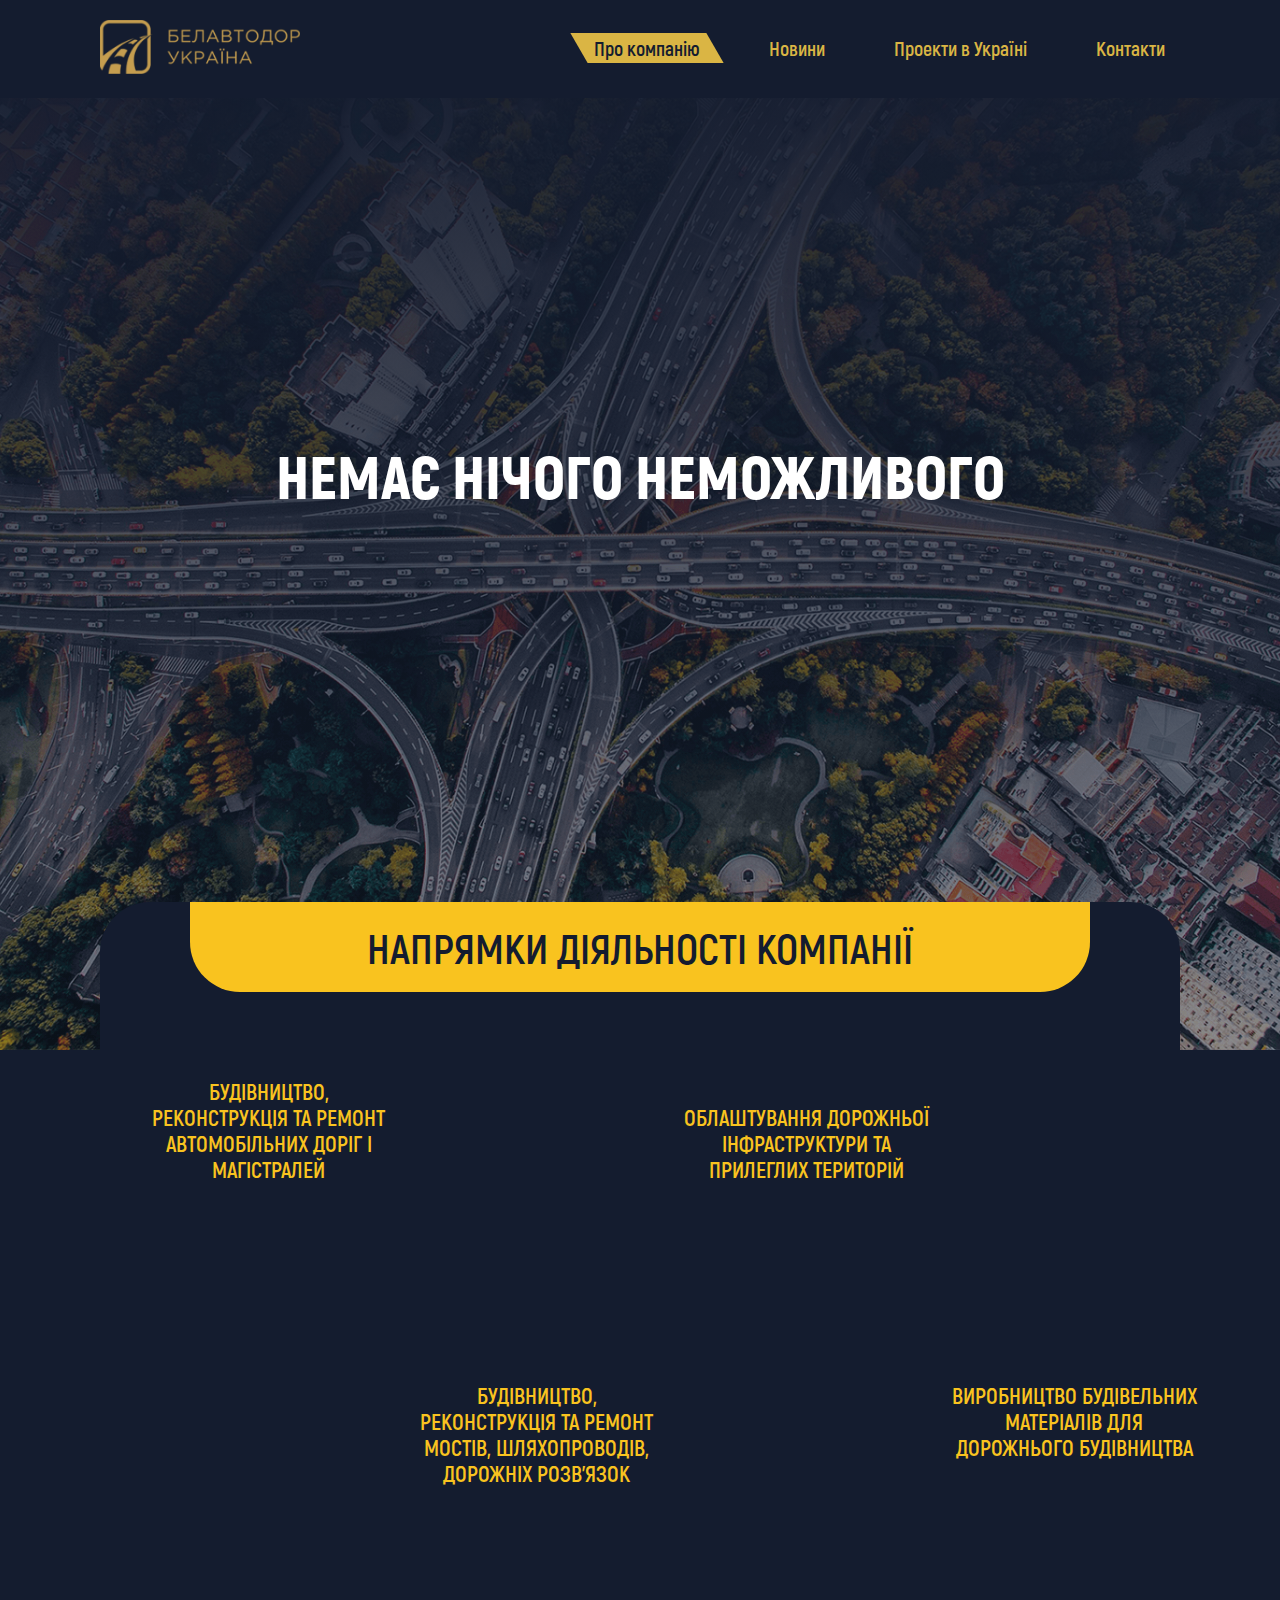
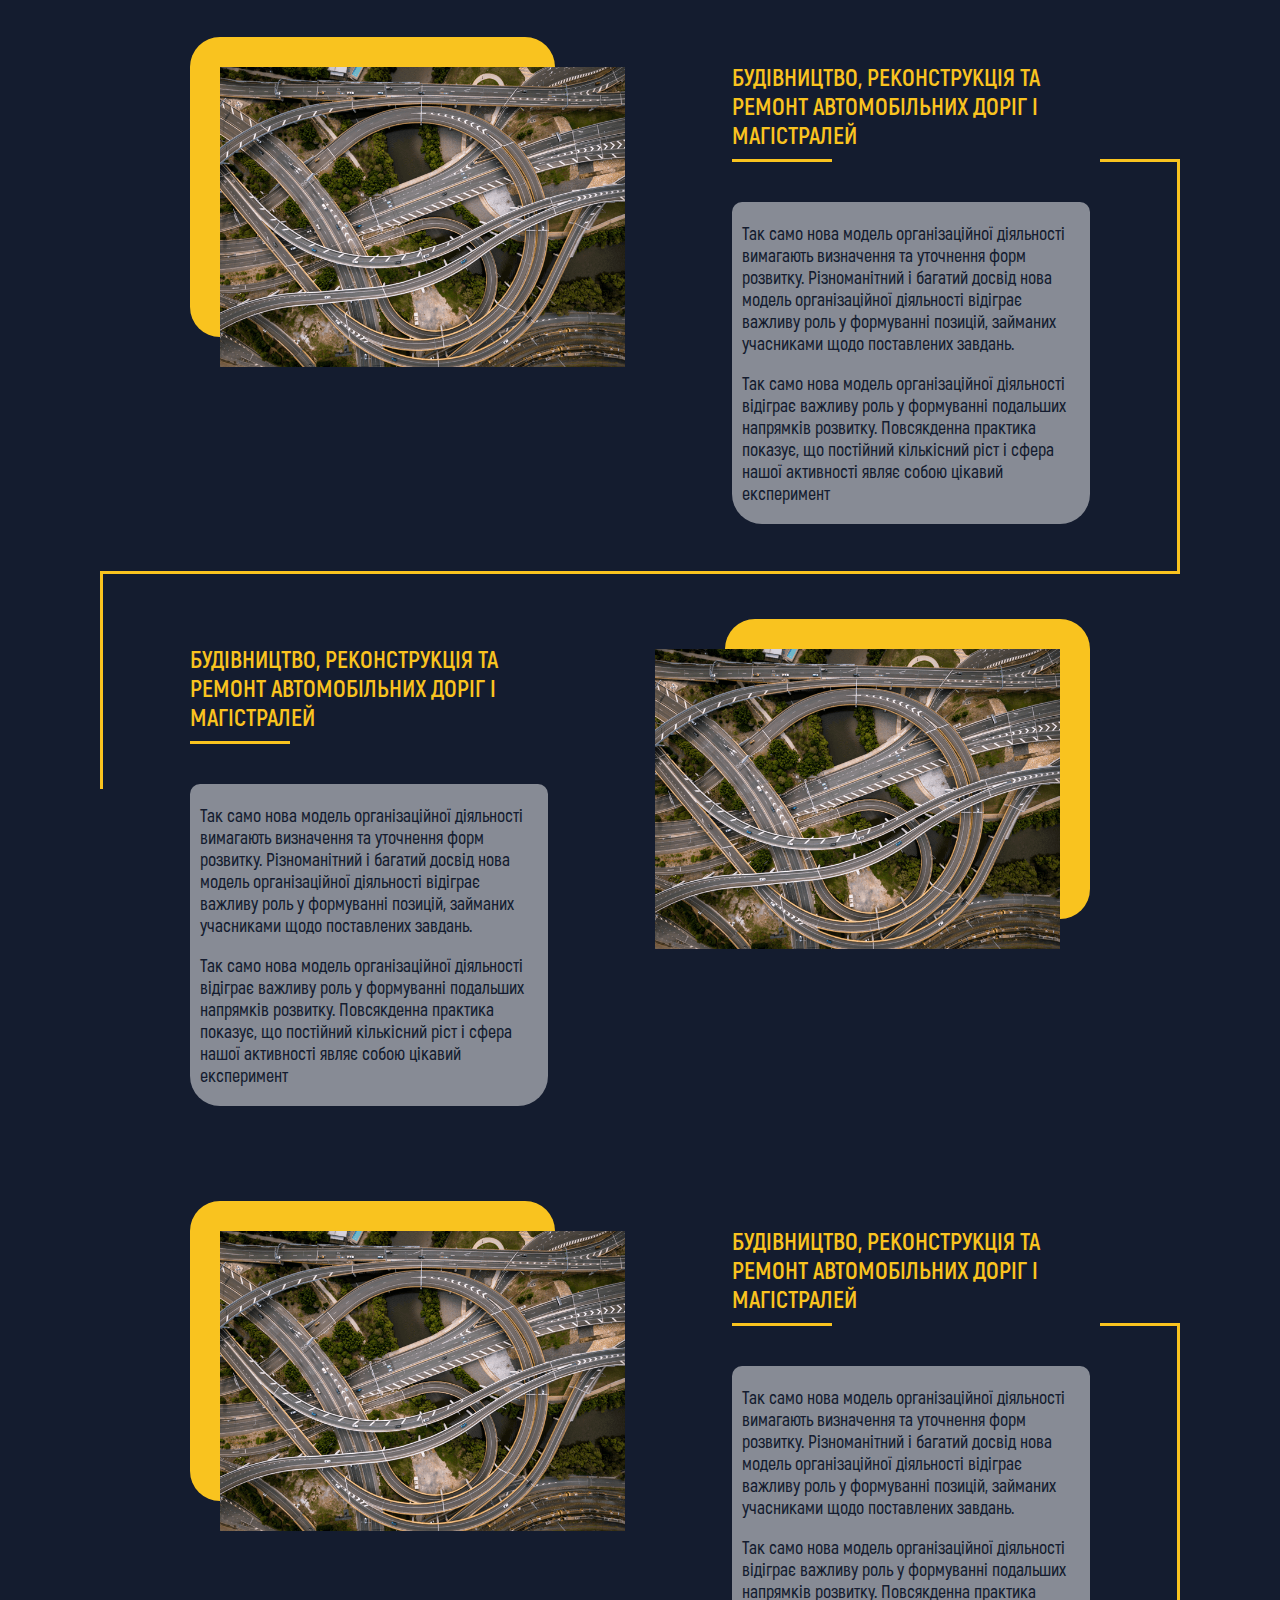
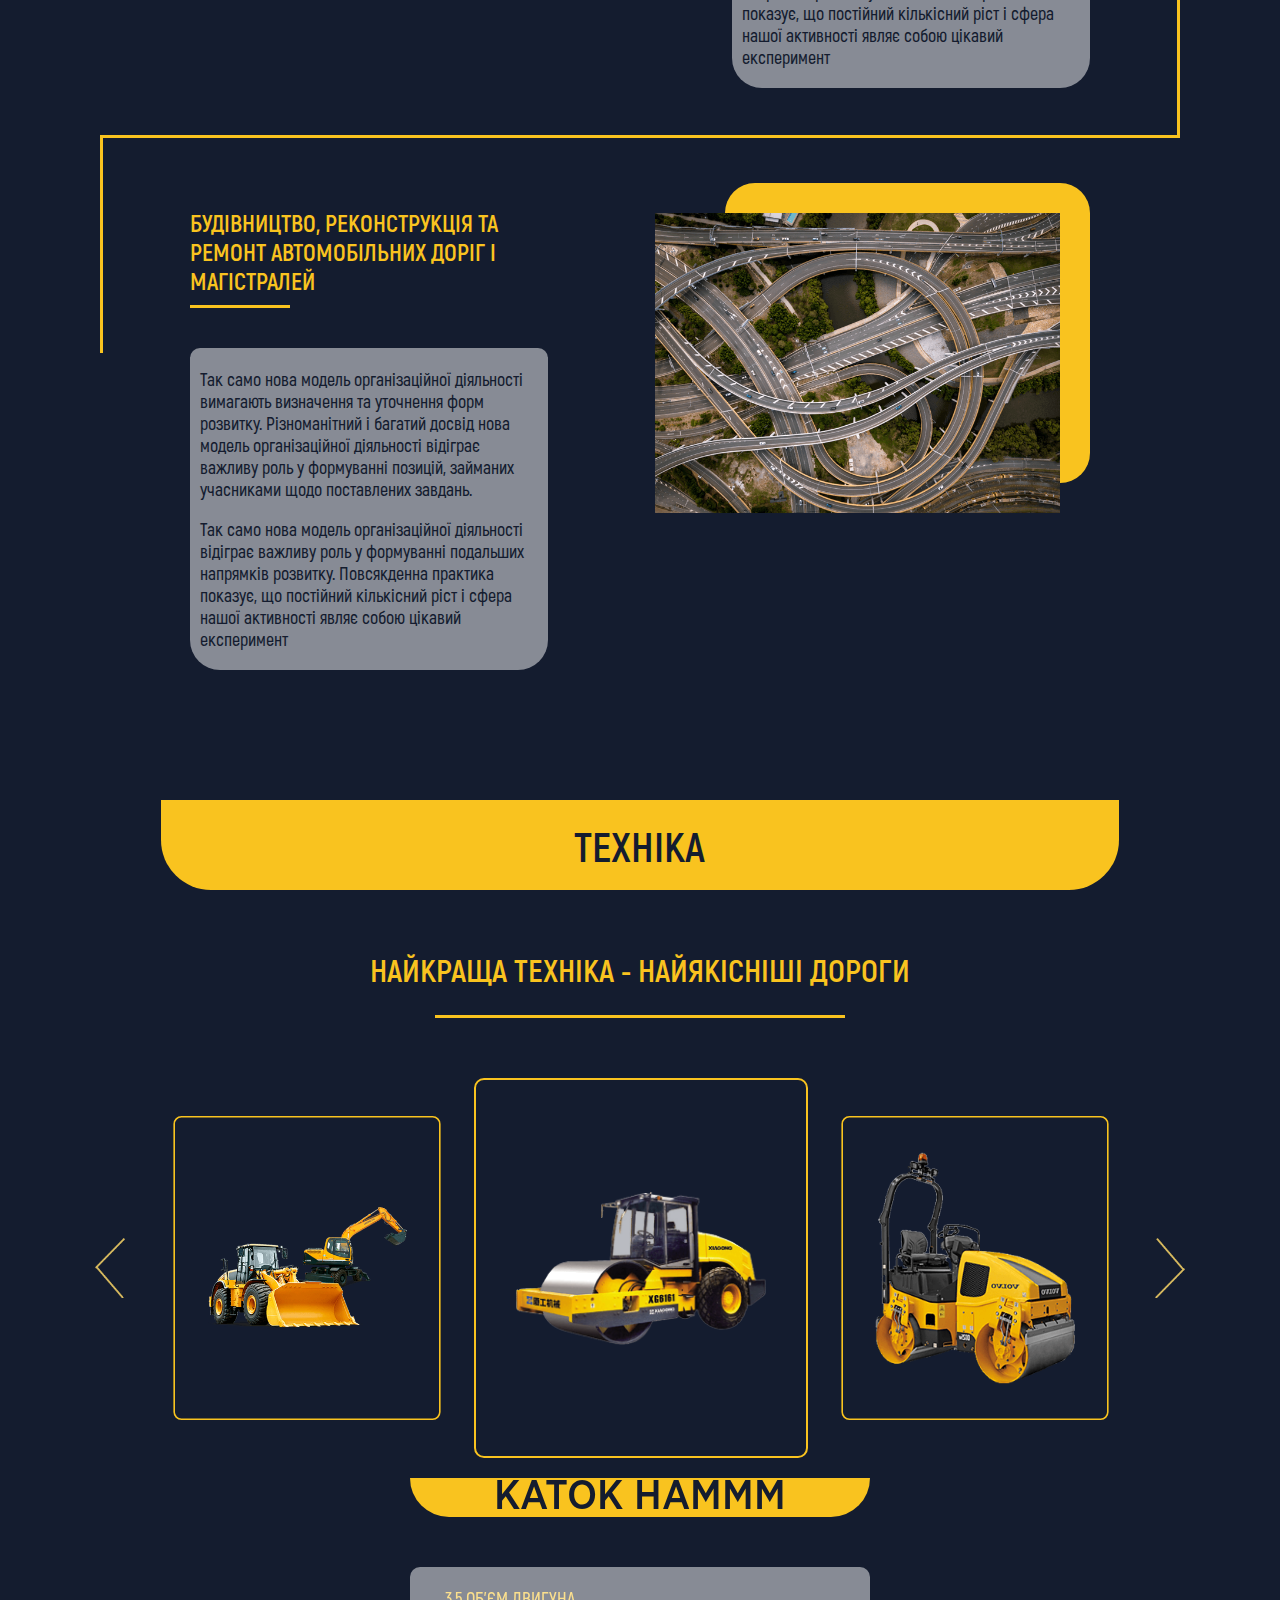
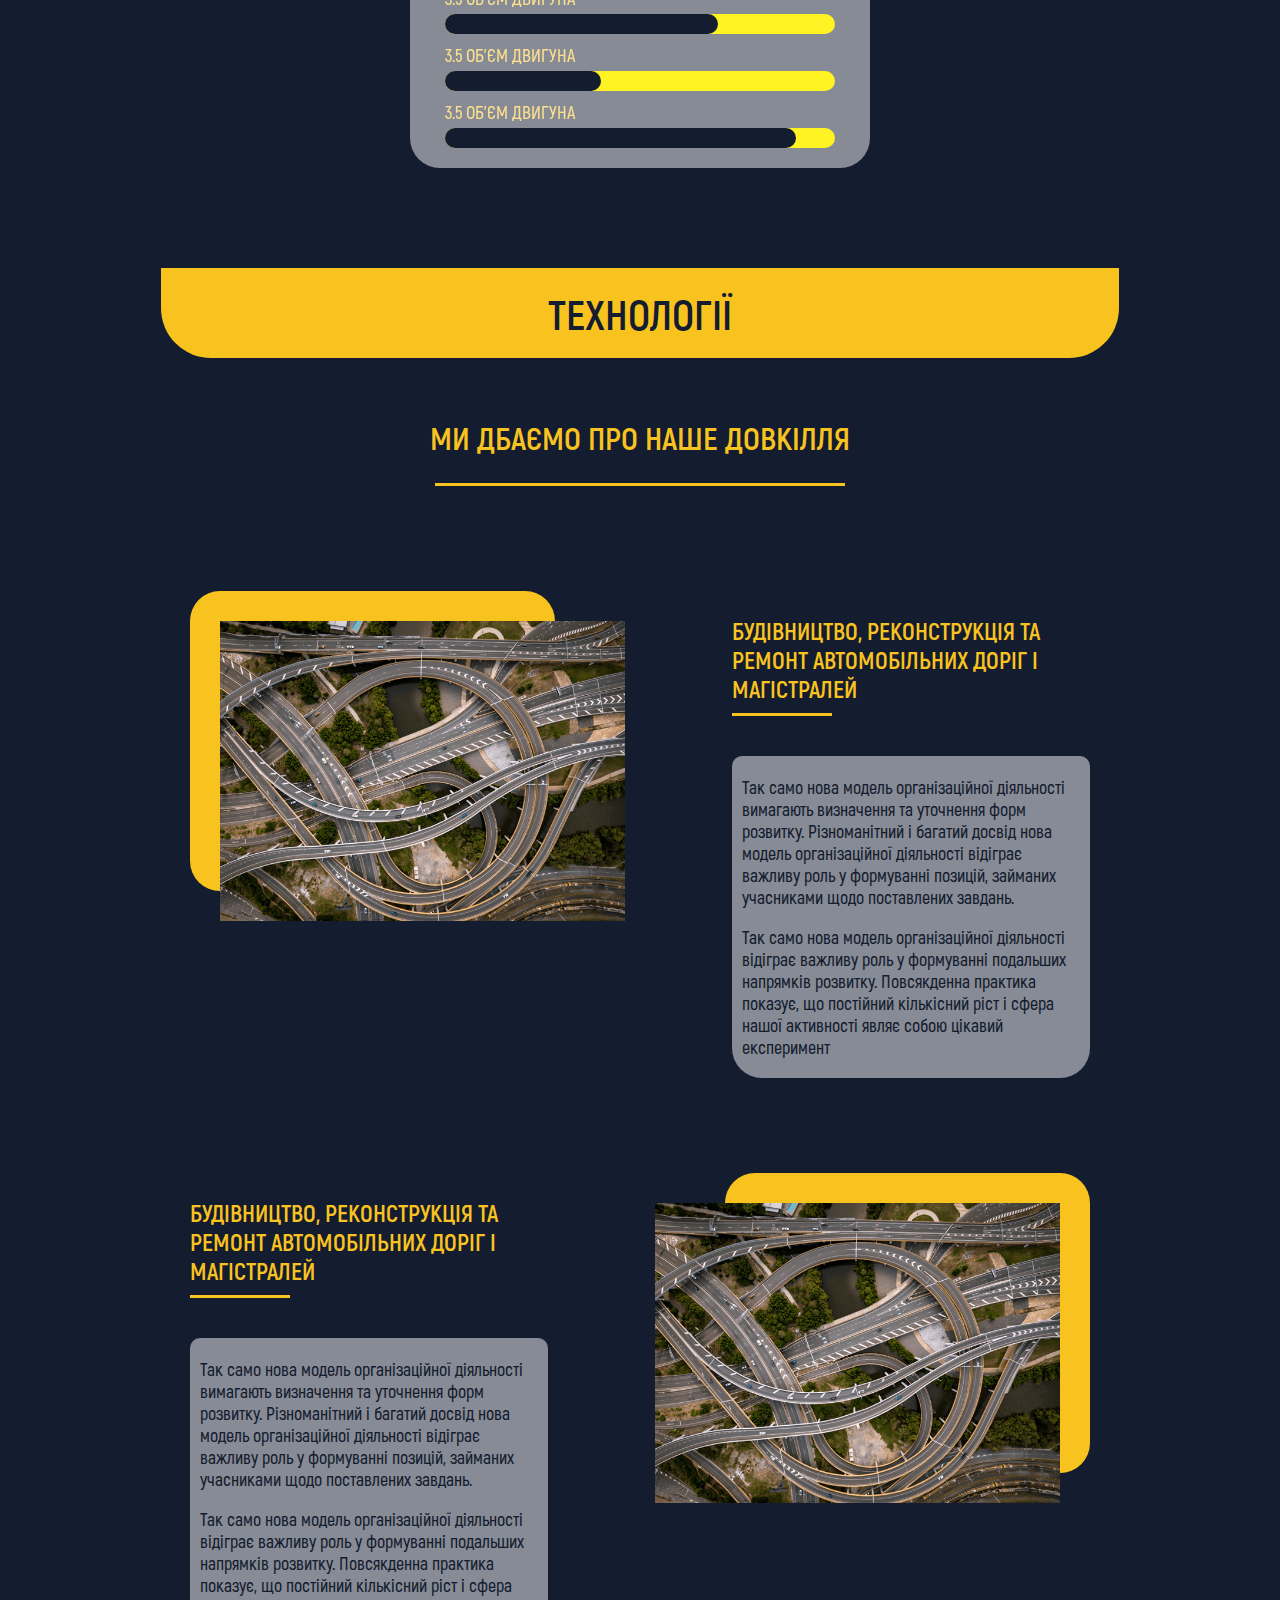
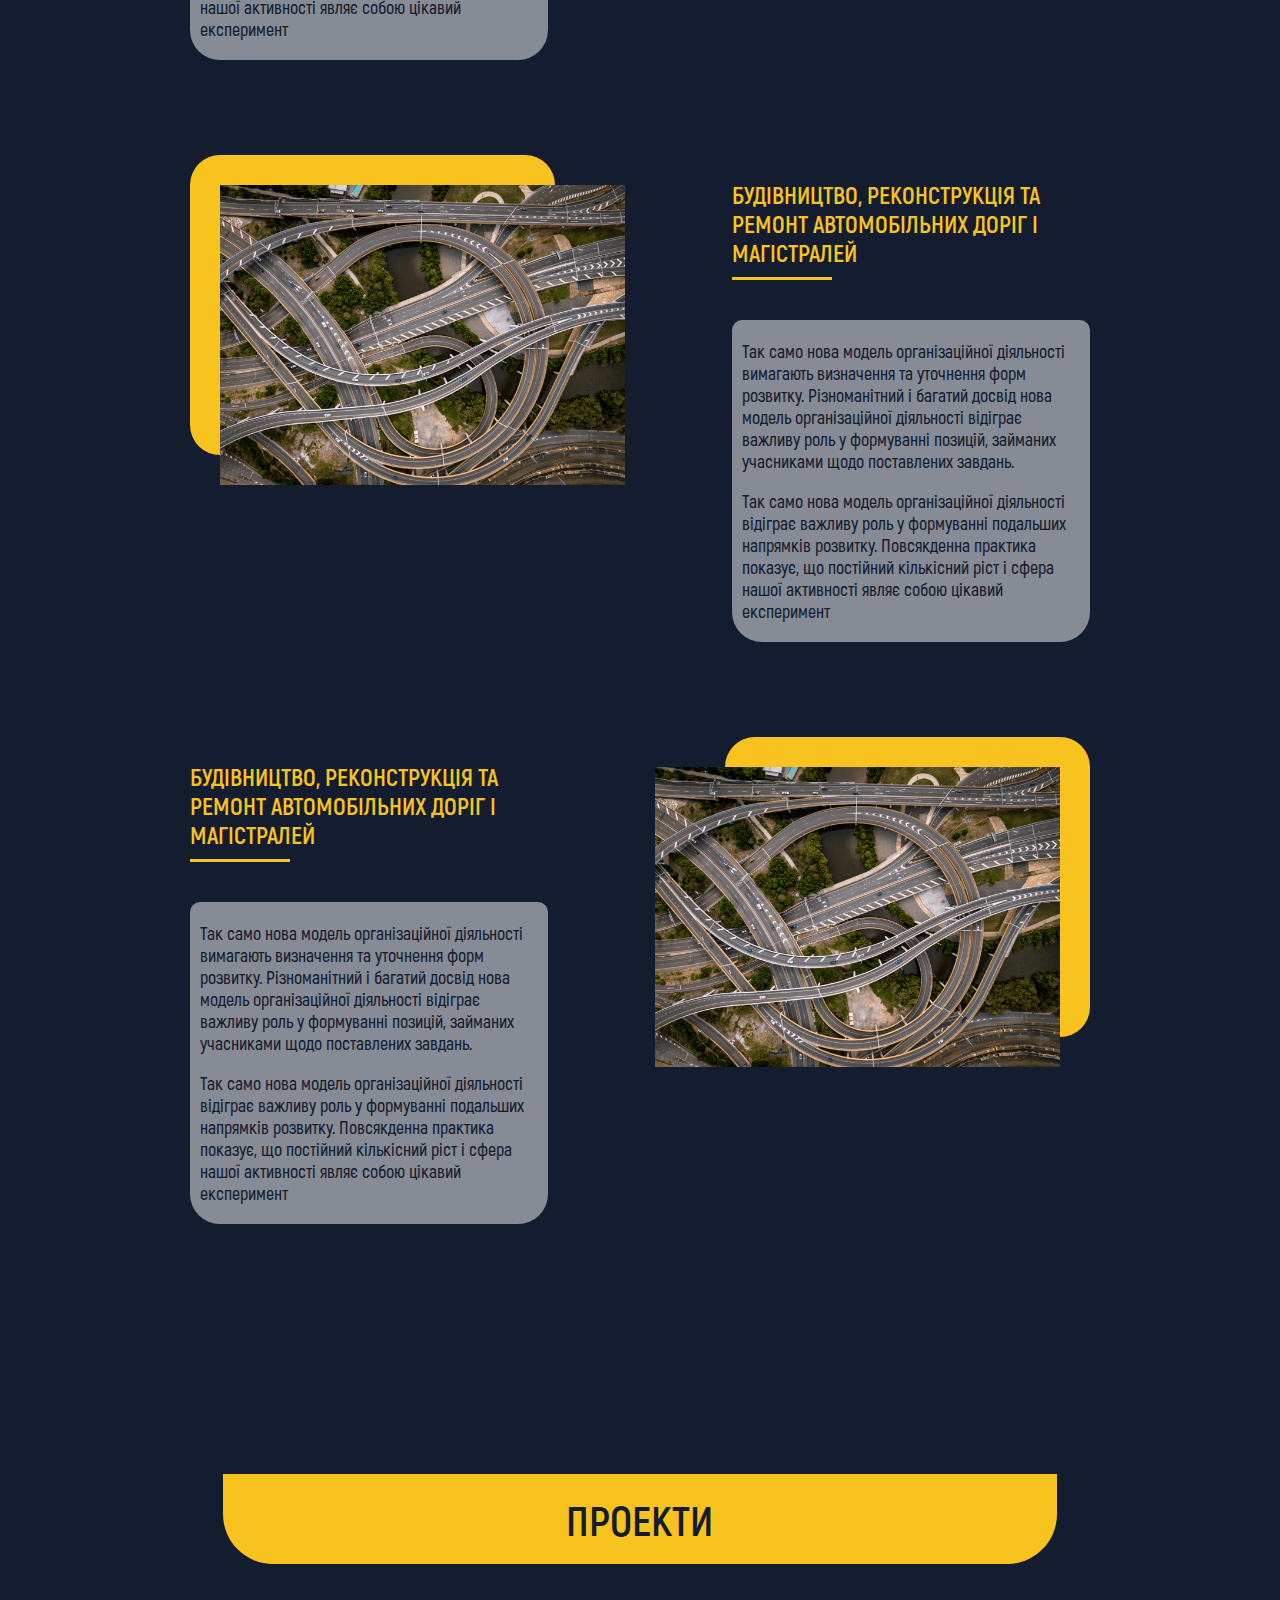
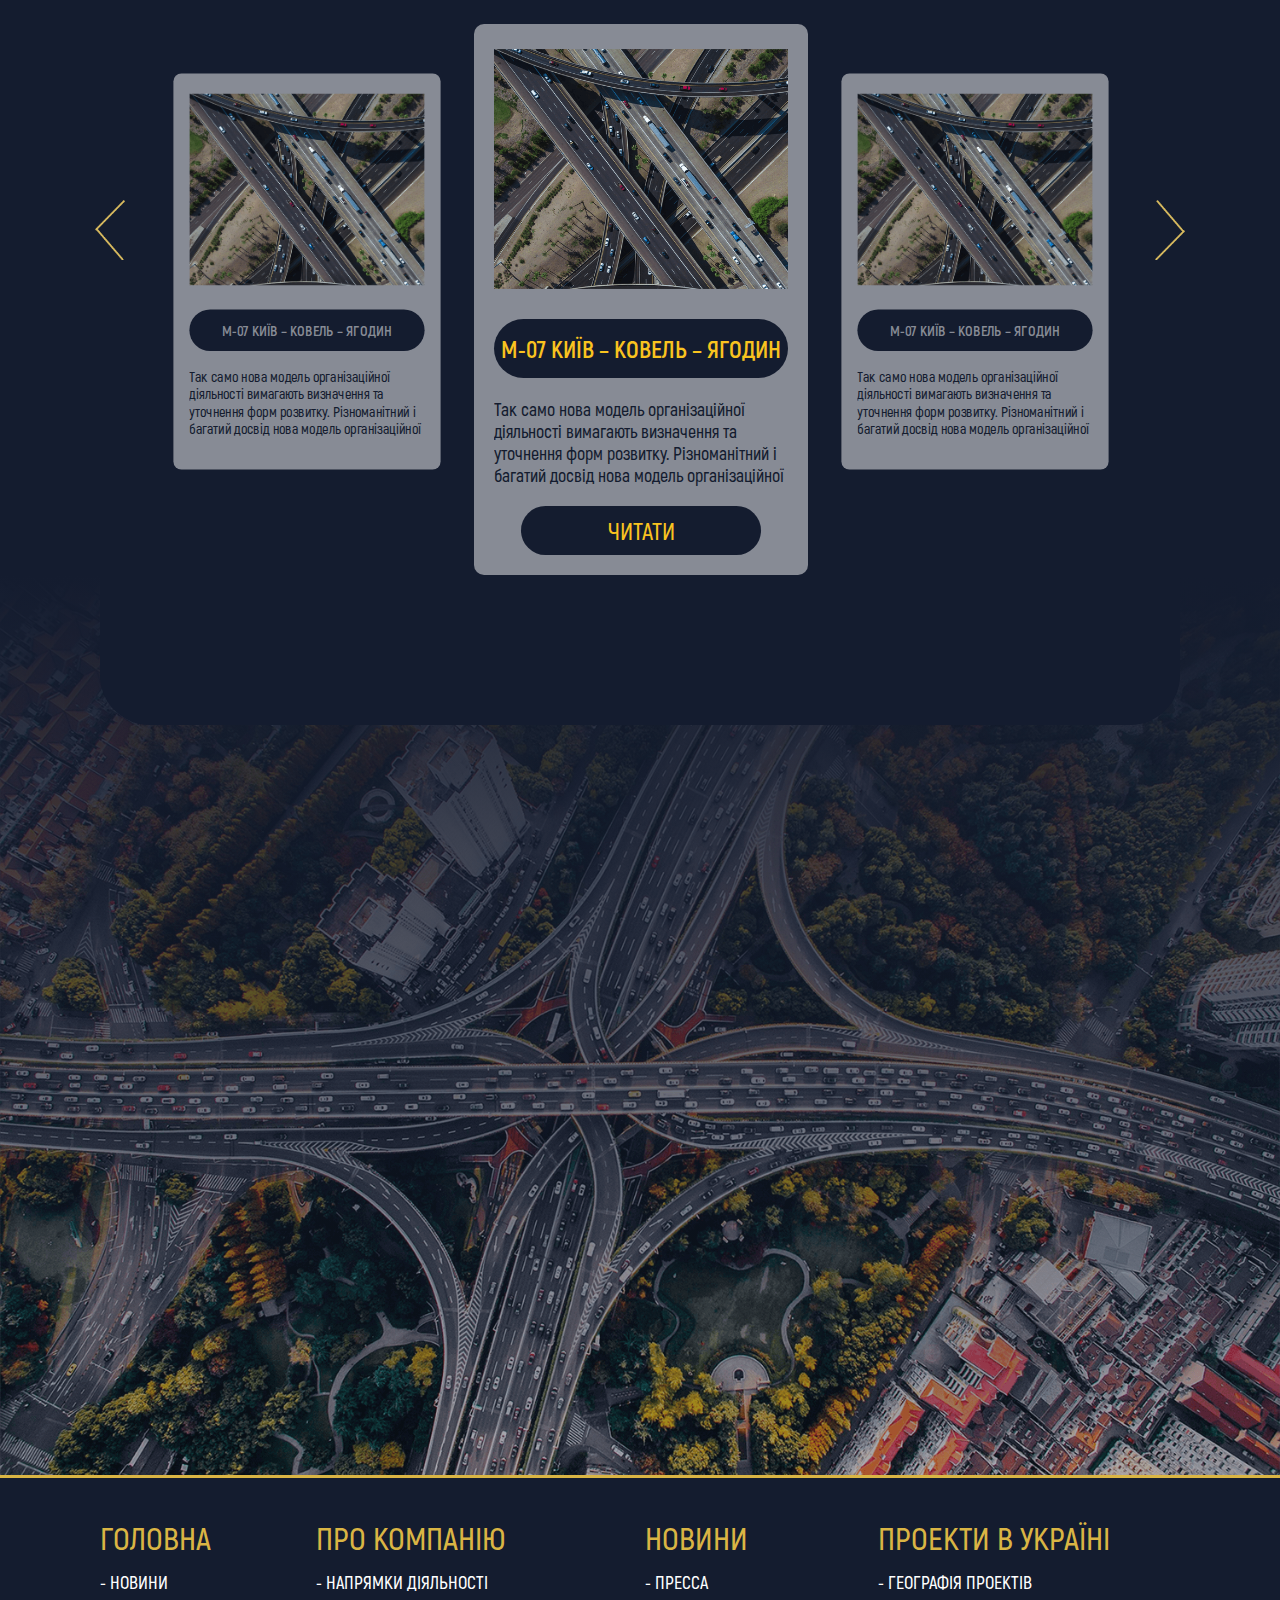
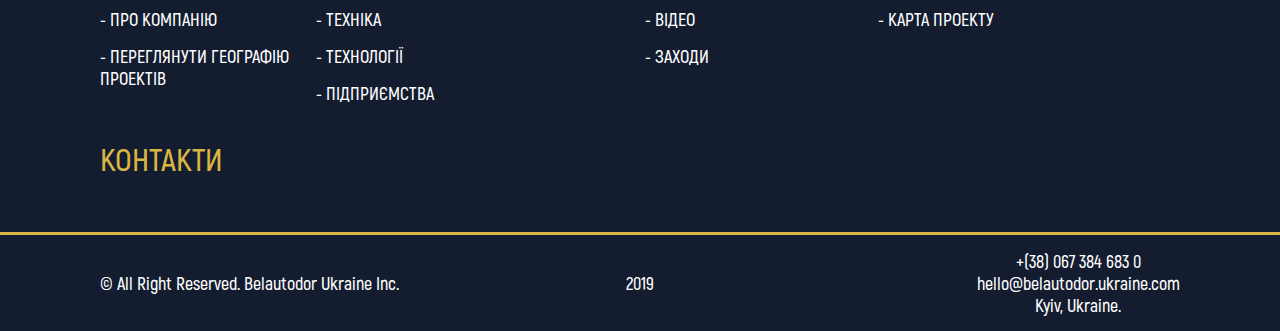
<file: company.html>
<!DOCTYPE html>
<html lang="en">

<head>
    <meta charset="UTF-8">
    <meta name="viewport" content="width=device-width, initial-scale=1.0">
    <meta http-equiv="X-UA-Compatible" content="ie=edge">
    <title>Company page</title>
    <link rel="stylesheet" href="css/slick.css">
    <link rel="stylesheet" href="css/grid.css">
    <link rel="stylesheet" href="css/common.css">
    <link rel="stylesheet" href="css/responsive.css">
</head>

<body>
    <header class="header blue">
        <div class="header__logo">
            <a href="index.html"><img src="image/logo.svg" alt="logo"></a>
        </div>
        <div class="header__nav">
            <div>
                <span class="closemenu"></span>
                <ul class="generallist">
                    <li><a href="index.html">Головна</a></li>
                    <li class="active"><a href="company.html">Про компанію</a></li>
                    <li><a href="news.html">Новини</a></li>
                    <li><a href="project.html">Проекти в Україні</a></li>
                    <li><a href="contact.html">Контакти</a></li>
                </ul>
            </div>
        </div>
        <span class="phonemenu"></span>
    </header>

    <main>
        <section class="company-firstscreen">
            <div class="mainslider__shadow"></div>
            <img src="image/pic4.png" alt="image">
            <p>НЕМАЄ НІЧОГО НЕМОЖЛИВОГО</p>
        </section>

        <section class="directions-activity complineanim">
            <div class="diract__titlebox">
                <div class="container-sect">
                    <div class="row no-gutters justify-content-center">
                        <div class="col-lg-10 col-md-12">
                            <h1 class="title">Напрямки діяльності компанії</h1>
                        </div>
                    </div>
                </div>
            </div>
            <div class="boxovhidd">
                <div class="company__linetexts linehidd">
                    <div class="comp-linet__top">
                        <div class="comp-linet__text">
                            <p>Будівництво, реконструкція та ремонт автомобільних доріг і магістралей</p>
                        </div>
                        <div class="comp-linet__text">
                            <p>Облаштування дорожньої інфраструктури та прилеглих територій</p>
                        </div>
                    </div>
                    <div class="comp-linet__bottom">
                        <div class="comp-linet__text">
                            <p>Будівництво, реконструкція та ремонт мостів, шляхопроводів, дорожніх розв'язок</p>
                        </div>
                        <div class="comp-linet__text">
                            <p>Виробництво будівельних матеріалів для дорожнього будівництва</p>
                        </div>
                    </div>
                </div>
            </div>
        </section>

        <section class="company__posts">
            <div class="company__post">
                <div class="row">
                    <div class="col-lg-6 col-md-6">
                        <div class="company__post-pic">
                            <a href="#">
                                <div class="colorbox"></div>
                                <div class="picbox">
                                    <img src="image/comppic1.png" alt="image">
                                </div>
                            </a>
                        </div>
                    </div>
                    <div class="col-lg-5 offset-lg-1 col-md-5 offset-md-1">
                        <div class="company__post-descr">
                            <a href="#" class="title">
                                Будівництво, реконструкція та ремонт автомобільних доріг і магістралей
                            </a>
                            <div class="descr">
                                <p>
                                    Так само нова модель організаційної діяльності вимагають визначення та уточнення
                                    форм розвитку. Різноманітний і багатий досвід нова модель організаційної діяльності
                                    відіграє важливу роль у формуванні позицій, займаних учасниками щодо поставлених
                                    завдань.
                                </p>
                                <p>
                                    Так само нова модель організаційної діяльності відіграє важливу роль у формуванні
                                    подальших напрямків розвитку. Повсякденна практика показує, що постійний кількісний
                                    ріст і сфера нашої активності являє собою цікавий експеримент
                                </p>
                            </div>
                        </div>
                    </div>
                </div>
            </div>
            <div class="company__post">
                <div class="row">
                    <div class="col-lg-6 col-md-6">
                        <div class="company__post-pic">
                            <a href="#">
                                <div class="colorbox"></div>
                                <div class="picbox">
                                    <img src="image/comppic1.png" alt="image">
                                </div>
                            </a>
                        </div>
                    </div>
                    <div class="col-lg-5 offset-lg-1 col-md-5 offset-md-1">
                        <div class="company__post-descr">
                            <a href="#" class="title">
                                Будівництво, реконструкція та ремонт автомобільних доріг і магістралей
                            </a>
                            <div class="descr">
                                <p>
                                    Так само нова модель організаційної діяльності вимагають визначення та уточнення
                                    форм розвитку. Різноманітний і багатий досвід нова модель організаційної діяльності
                                    відіграє важливу роль у формуванні позицій, займаних учасниками щодо поставлених
                                    завдань.
                                </p>
                                <p>
                                    Так само нова модель організаційної діяльності відіграє важливу роль у формуванні
                                    подальших напрямків розвитку. Повсякденна практика показує, що постійний кількісний
                                    ріст і сфера нашої активності являє собою цікавий експеримент
                                </p>
                            </div>
                        </div>
                    </div>
                </div>
            </div>
            <div class="company__post">
                <div class="row">
                    <div class="col-lg-6 col-md-6">
                        <div class="company__post-pic">
                            <a href="#">
                                <div class="colorbox"></div>
                                <div class="picbox">
                                    <img src="image/comppic1.png" alt="image">
                                </div>
                            </a>
                        </div>
                    </div>
                    <div class="col-lg-5 offset-lg-1 col-md-5 offset-md-1">
                        <div class="company__post-descr">
                            <a href="#" class="title">
                                Будівництво, реконструкція та ремонт автомобільних доріг і магістралей
                            </a>
                            <div class="descr">
                                <p>
                                    Так само нова модель організаційної діяльності вимагають визначення та уточнення
                                    форм розвитку. Різноманітний і багатий досвід нова модель організаційної діяльності
                                    відіграє важливу роль у формуванні позицій, займаних учасниками щодо поставлених
                                    завдань.
                                </p>
                                <p>
                                    Так само нова модель організаційної діяльності відіграє важливу роль у формуванні
                                    подальших напрямків розвитку. Повсякденна практика показує, що постійний кількісний
                                    ріст і сфера нашої активності являє собою цікавий експеримент
                                </p>
                            </div>
                        </div>
                    </div>
                </div>
            </div>
            <div class="company__post">
                <div class="row">
                    <div class="col-lg-6 col-md-6">
                        <div class="company__post-pic">
                            <a href="#">
                                <div class="colorbox"></div>
                                <div class="picbox">
                                    <img src="image/comppic1.png" alt="image">
                                </div>
                            </a>
                        </div>
                    </div>
                    <div class="col-lg-5 offset-lg-1 col-md-5 offset-md-1">
                        <div class="company__post-descr">
                            <a href="#" class="title">
                                Будівництво, реконструкція та ремонт автомобільних доріг і магістралей
                            </a>
                            <div class="descr">
                                <p>
                                    Так само нова модель організаційної діяльності вимагають визначення та уточнення
                                    форм розвитку. Різноманітний і багатий досвід нова модель організаційної діяльності
                                    відіграє важливу роль у формуванні позицій, займаних учасниками щодо поставлених
                                    завдань.
                                </p>
                                <p>
                                    Так само нова модель організаційної діяльності відіграє важливу роль у формуванні
                                    подальших напрямків розвитку. Повсякденна практика показує, що постійний кількісний
                                    ріст і сфера нашої активності являє собою цікавий експеримент
                                </p>
                            </div>
                        </div>
                    </div>
                </div>
            </div>
        </section>

        <section class="machinery">
            <div class="titbox-comp">
                <div class="container-sect">
                    <div class="row no-gutters justify-content-center">
                        <div class="col-lg-10 col-md-12">
                            <h3 class="title">ТЕХНІКА</h3>
                            <p class="subtitle">НАЙКРАЩА ТЕХНІКА - НАЙЯКІСНІШІ ДОРОГИ</p>
                        </div>
                    </div>
                </div>
            </div>
            <div class="company-slidersect">
                <div class="company-machinery">
                    <div>
                        <div class="company-machinery__slide">
                            <img src="image/compslide3.png" alt="slide">
                        </div>
                    </div>
                    <div>
                        <div class="company-machinery__slide">
                            <img src="image/compslide1.png" alt="slide">
                        </div>
                    </div>
                    <div>
                        <div class="company-machinery__slide">
                            <img src="image/compslide2.png" alt="slide">
                        </div>
                    </div>
                    <div>
                        <div class="company-machinery__slide">
                            <img src="image/compslide3.png" alt="slide">
                        </div>
                    </div>
                    <div>
                        <div class="company-machinery__slide">
                            <img src="image/compslide2.png" alt="slide">
                        </div>
                    </div>
                </div>
            </div>
            <div class="company-characteristics">
                <div>
                    <div class="company-characteristics__slide">
                        <p class="title">КАТОК HAMMM0</p>
                        <div class="characteristics__box">
                            <div class="characteristics__field">
                                <p>3.5 ОБ’ЄМ ДВИГУНА</p>
                                <div class="yellow-line">
                                    <div class="blue-line w40"></div>
                                </div>
                            </div>
                            <div class="characteristics__field">
                                <p>3.5 ОБ’ЄМ ДВИГУНА</p>
                                <div class="yellow-line">
                                    <div class="blue-line w70"></div>
                                </div>
                            </div>
                            <div class="characteristics__field">
                                <p>3.5 ОБ’ЄМ ДВИГУНА</p>
                                <div class="yellow-line">
                                    <div class="blue-line w20"></div>
                                </div>
                            </div>
                        </div>
                    </div>
                </div>
                <div>
                    <div class="company-characteristics__slide">
                        <p class="title">КАТОК HAMMM</p>
                        <div class="characteristics__box">
                            <div class="characteristics__field">
                                <p>3.5 ОБ’ЄМ ДВИГУНА</p>
                                <div class="yellow-line">
                                    <div class="blue-line w70"></div>
                                </div>
                            </div>
                            <div class="characteristics__field">
                                <p>3.5 ОБ’ЄМ ДВИГУНА</p>
                                <div class="yellow-line">
                                    <div class="blue-line w40"></div>
                                </div>
                            </div>
                            <div class="characteristics__field">
                                <p>3.5 ОБ’ЄМ ДВИГУНА</p>
                                <div class="yellow-line">
                                    <div class="blue-line w90"></div>
                                </div>
                            </div>
                        </div>
                    </div>
                </div>
                <div>
                    <div class="company-characteristics__slide">
                        <p class="title">КАТОК HAMMM2</p>
                        <div class="characteristics__box">
                            <div class="characteristics__field">
                                <p>3.5 ОБ’ЄМ ДВИГУНА</p>
                                <div class="yellow-line">
                                    <div class="blue-line w60"></div>
                                </div>
                            </div>
                            <div class="characteristics__field">
                                <p>3.5 ОБ’ЄМ ДВИГУНА</p>
                                <div class="yellow-line">
                                    <div class="blue-line w30"></div>
                                </div>
                            </div>
                            <div class="characteristics__field">
                                <p>3.5 ОБ’ЄМ ДВИГУНА</p>
                                <div class="yellow-line">
                                    <div class="blue-line w70"></div>
                                </div>
                            </div>
                        </div>
                    </div>
                </div>
                <div>
                    <div class="company-characteristics__slide">
                        <p class="title">КАТОК HAMMM3</p>
                        <div class="characteristics__box">
                            <div class="characteristics__field">
                                <p>3.5 ОБ’ЄМ ДВИГУНА</p>
                                <div class="yellow-line">
                                    <div class="blue-line w10"></div>
                                </div>
                            </div>
                            <div class="characteristics__field">
                                <p>3.5 ОБ’ЄМ ДВИГУНА</p>
                                <div class="yellow-line">
                                    <div class="blue-line w40"></div>
                                </div>
                            </div>
                            <div class="characteristics__field">
                                <p>3.5 ОБ’ЄМ ДВИГУНА</p>
                                <div class="yellow-line">
                                    <div class="blue-line w90"></div>
                                </div>
                            </div>
                        </div>
                    </div>
                </div>
                <div>
                    <div class="company-characteristics__slide">
                        <p class="title">КАТОК HAMMM4</p>
                        <div class="characteristics__box">
                            <div class="characteristics__field">
                                <p>3.5 ОБ’ЄМ ДВИГУНА</p>
                                <div class="yellow-line">
                                    <div class="blue-line w20"></div>
                                </div>
                            </div>
                            <div class="characteristics__field">
                                <p>3.5 ОБ’ЄМ ДВИГУНА</p>
                                <div class="yellow-line">
                                    <div class="blue-line w60"></div>
                                </div>
                            </div>
                            <div class="characteristics__field">
                                <p>3.5 ОБ’ЄМ ДВИГУНА</p>
                                <div class="yellow-line">
                                    <div class="blue-line w10"></div>
                                </div>
                            </div>
                        </div>
                    </div>
                </div>
            </div>
        </section>

        <section class="technology">
            <div class="titbox-comp">
                <div class="container-sect">
                    <div class="row no-gutters justify-content-center">
                        <div class="col-lg-10">
                            <h3 class="title">ТЕХНОЛОГІЇ</h3>
                            <p class="subtitle">ми дбаємо про наше довкілля</p>
                        </div>
                    </div>
                </div>
            </div>
        </section>

        <section class="company__posts noborder">
            <div class="company__post">
                <div class="row">
                    <div class="col-lg-6 col-md-6">
                        <div class="company__post-pic">
                            <a href="#">
                                <div class="colorbox"></div>
                                <div class="picbox">
                                    <img src="image/comppic1.png" alt="image">
                                </div>
                            </a>
                        </div>
                    </div>
                    <div class="col-lg-5 offset-lg-1  col-md-5 offset-md-1">
                        <div class="company__post-descr">
                            <a href="#" class="title">
                                Будівництво, реконструкція та ремонт автомобільних доріг і магістралей
                            </a>
                            <div class="descr">
                                <p>
                                    Так само нова модель організаційної діяльності вимагають визначення та уточнення
                                    форм розвитку. Різноманітний і багатий досвід нова модель організаційної діяльності
                                    відіграє важливу роль у формуванні позицій, займаних учасниками щодо поставлених
                                    завдань.
                                </p>
                                <p>
                                    Так само нова модель організаційної діяльності відіграє важливу роль у формуванні
                                    подальших напрямків розвитку. Повсякденна практика показує, що постійний кількісний
                                    ріст і сфера нашої активності являє собою цікавий експеримент
                                </p>
                            </div>
                        </div>
                    </div>
                </div>
            </div>
            <div class="company__post">
                <div class="row">
                    <div class="col-lg-6 col-md-6">
                        <div class="company__post-pic">
                            <a href="#">
                                <div class="colorbox"></div>
                                <div class="picbox">
                                    <img src="image/comppic1.png" alt="image">
                                </div>
                            </a>
                        </div>
                    </div>
                    <div class="col-lg-5 offset-lg-1 col-md-5 offset-md-1">
                        <div class="company__post-descr">
                            <a href="#" class="title">
                                Будівництво, реконструкція та ремонт автомобільних доріг і магістралей
                            </a>
                            <div class="descr">
                                <p>
                                    Так само нова модель організаційної діяльності вимагають визначення та уточнення
                                    форм розвитку. Різноманітний і багатий досвід нова модель організаційної діяльності
                                    відіграє важливу роль у формуванні позицій, займаних учасниками щодо поставлених
                                    завдань.
                                </p>
                                <p>
                                    Так само нова модель організаційної діяльності відіграє важливу роль у формуванні
                                    подальших напрямків розвитку. Повсякденна практика показує, що постійний кількісний
                                    ріст і сфера нашої активності являє собою цікавий експеримент
                                </p>
                            </div>
                        </div>
                    </div>
                </div>
            </div>
            <div class="company__post">
                <div class="row">
                    <div class="col-lg-6 col-md-6">
                        <div class="company__post-pic">
                            <a href="#">
                                <div class="colorbox"></div>
                                <div class="picbox">
                                    <img src="image/comppic1.png" alt="image">
                                </div>
                            </a>
                        </div>
                    </div>
                    <div class="col-lg-5 offset-lg-1  col-md-5 offset-md-1">
                        <div class="company__post-descr">
                            <a href="#" class="title">
                                Будівництво, реконструкція та ремонт автомобільних доріг і магістралей
                            </a>
                            <div class="descr">
                                <p>
                                    Так само нова модель організаційної діяльності вимагають визначення та уточнення
                                    форм розвитку. Різноманітний і багатий досвід нова модель організаційної діяльності
                                    відіграє важливу роль у формуванні позицій, займаних учасниками щодо поставлених
                                    завдань.
                                </p>
                                <p>
                                    Так само нова модель організаційної діяльності відіграє важливу роль у формуванні
                                    подальших напрямків розвитку. Повсякденна практика показує, що постійний кількісний
                                    ріст і сфера нашої активності являє собою цікавий експеримент
                                </p>
                            </div>
                        </div>
                    </div>
                </div>
            </div>
            <div class="company__post">
                <div class="row">
                    <div class="col-lg-6 col-md-6">
                        <div class="company__post-pic">
                            <a href="#">
                                <div class="colorbox"></div>
                                <div class="picbox">
                                    <img src="image/comppic1.png" alt="image">
                                </div>
                            </a>
                        </div>
                    </div>
                    <div class="col-lg-5 offset-lg-1  col-md-5 offset-md-1">
                        <div class="company__post-descr">
                            <a href="#" class="title">
                                Будівництво, реконструкція та ремонт автомобільних доріг і магістралей
                            </a>
                            <div class="descr">
                                <p>
                                    Так само нова модель організаційної діяльності вимагають визначення та уточнення
                                    форм розвитку. Різноманітний і багатий досвід нова модель організаційної діяльності
                                    відіграє важливу роль у формуванні позицій, займаних учасниками щодо поставлених
                                    завдань.
                                </p>
                                <p>
                                    Так само нова модель організаційної діяльності відіграє важливу роль у формуванні
                                    подальших напрямків розвитку. Повсякденна практика показує, що постійний кількісний
                                    ріст і сфера нашої активності являє собою цікавий експеримент
                                </p>
                            </div>
                        </div>
                    </div>
                </div>
            </div>
        </section>

        <section class="company-project">
            <div class="titbox-comp">
                <div class="container-sect">
                    <div class="row no-gutters justify-content-center">
                        <div class="col-lg-10">
                            <h3 class="title">ПРОЕКТИ</h3>
                        </div>
                    </div>
                </div>
            </div>
            <div class="company-project__slider">
                <div>
                    <div class="company-project__slide">
                        <div class="picbox">
                            <img src="image/comppic.png" alt="image">
                        </div>
                        <div class="descrbox">
                            <p class="title">М-07 Київ – Ковель – Ягодин</p>
                            <p class="descr">
                                Так само нова модель організаційної діяльності вимагають визначення та уточнення форм
                                розвитку. Різноманітний і багатий досвід нова модель організаційної діяльності...
                            </p>
                            <a href="#">читати</a>
                        </div>
                    </div>
                </div>
                <div>
                    <div class="company-project__slide">
                        <div class="picbox">
                            <img src="image/comppic.png" alt="image">
                        </div>
                        <div class="descrbox">
                            <p class="title">М-07 Київ – Ковель – Ягодин</p>
                            <p class="descr">
                                Так само нова модель організаційної діяльності вимагають визначення та уточнення форм
                                розвитку. Різноманітний і багатий досвід нова модель організаційної діяльності...
                            </p>
                            <a href="#">читати</a>
                        </div>
                    </div>
                </div>
                <div>
                    <div class="company-project__slide">
                        <div class="picbox">
                            <img src="image/comppic.png" alt="image">
                        </div>
                        <div class="descrbox">
                            <p class="title">М-07 Київ – Ковель – Ягодин</p>
                            <p class="descr">
                                Так само нова модель організаційної діяльності вимагають визначення та уточнення форм
                                розвитку. Різноманітний і багатий досвід нова модель організаційної діяльності...
                            </p>
                            <a href="#">читати</a>
                        </div>
                    </div>
                </div>
                <div>
                    <div class="company-project__slide">
                        <div class="picbox">
                            <img src="image/comppic.png" alt="image">
                        </div>
                        <div class="descrbox">
                            <p class="title">М-07 Київ – Ковель – Ягодин</p>
                            <p class="descr">
                                Так само нова модель організаційної діяльності вимагають визначення та уточнення форм
                                розвитку. Різноманітний і багатий досвід нова модель організаційної діяльності...
                            </p>
                            <a href="#">читати</a>
                        </div>
                    </div>
                </div>
            </div>
        </section>

        <section class="company-bottpic">
            <div class="company-bottpic__shadow"></div>
            <img src="image/pic4.png" alt="image">
        </section>

    </main>

    <!-- <div class="preloader-page">
        <div>
            <img class="prlogo" src="image/logo-pr.png" alt="logo">

            <div class="loader-container wave">
                <div class="loader">
                    <div class="line-1"></div>
                    <div class="line-2"></div>
                    <div class="line-3"></div>
                    <div class="line-4"></div>
                    <div class="line-5"></div>
                </div>
            </div>
        </div>
    </div> -->



    <footer class="footer">
        <div class="footer__topsect">
            <div class="footer__box">
                <ul class="footer__list">
                    <li><a href="#">головна</a></li>
                    <li><a href="#">- Новини</a></li>
                    <li><a href="#">- про компанію</a></li>
                    <li><a href="#">- переглянути географію
                            проектів</a></li>
                </ul>
            </div>
            <div class="footer__box">
                <ul class="footer__list">
                    <li><a href="#">про компанію</a></li>
                    <li><a href="#">- напрямки діяльності</a></li>
                    <li><a href="#">- техніка</a></li>
                    <li><a href="#">- технології</a></li>
                    <li><a href="#">- підприємства</a></li>
                </ul>
            </div>
            <div class="footer__box">
                <ul class="footer__list">
                    <li><a href="#">новини</a></li>
                    <li><a href="#">- пресса</a></li>
                    <li><a href="#">- відео</a></li>
                    <li><a href="#">- заходи</a></li>
                </ul>
            </div>
            <div class="footer__box">
                <ul class="footer__list">
                    <li><a href="#">проекти в україні</a></li>
                    <li><a href="#">- географія проектів</a></li>
                    <li><a href="#">- карта проекту</a></li>
                </ul>
            </div>
            <div class="footer__box">
                <ul class="footer__list">
                    <li><a href="#">контакти</a></li>

                </ul>
            </div>
        </div>
        <div class="footer__bottsect">
            <p>© All Right Reserved. Belautodor Ukraine Inc.</p>
            <p class="el-center">2019</p>
            <div>
                <p>
                    <a href="tel:+380673846830">+(38) 067 384 683 0</a>
                    <a href="mailto:hello@belautodor.ukraine.com">hello@belautodor.ukraine.com</a>
                    <span>Kyiv, Ukraine.</span>
                </p>
            </div>
        </div>
    </footer>


    <script src="js/jquery.min.js"></script>
    <script src="js/slick.min.js"></script>
    <script src="js/common.js"></script>

</body>

</html>
</file>
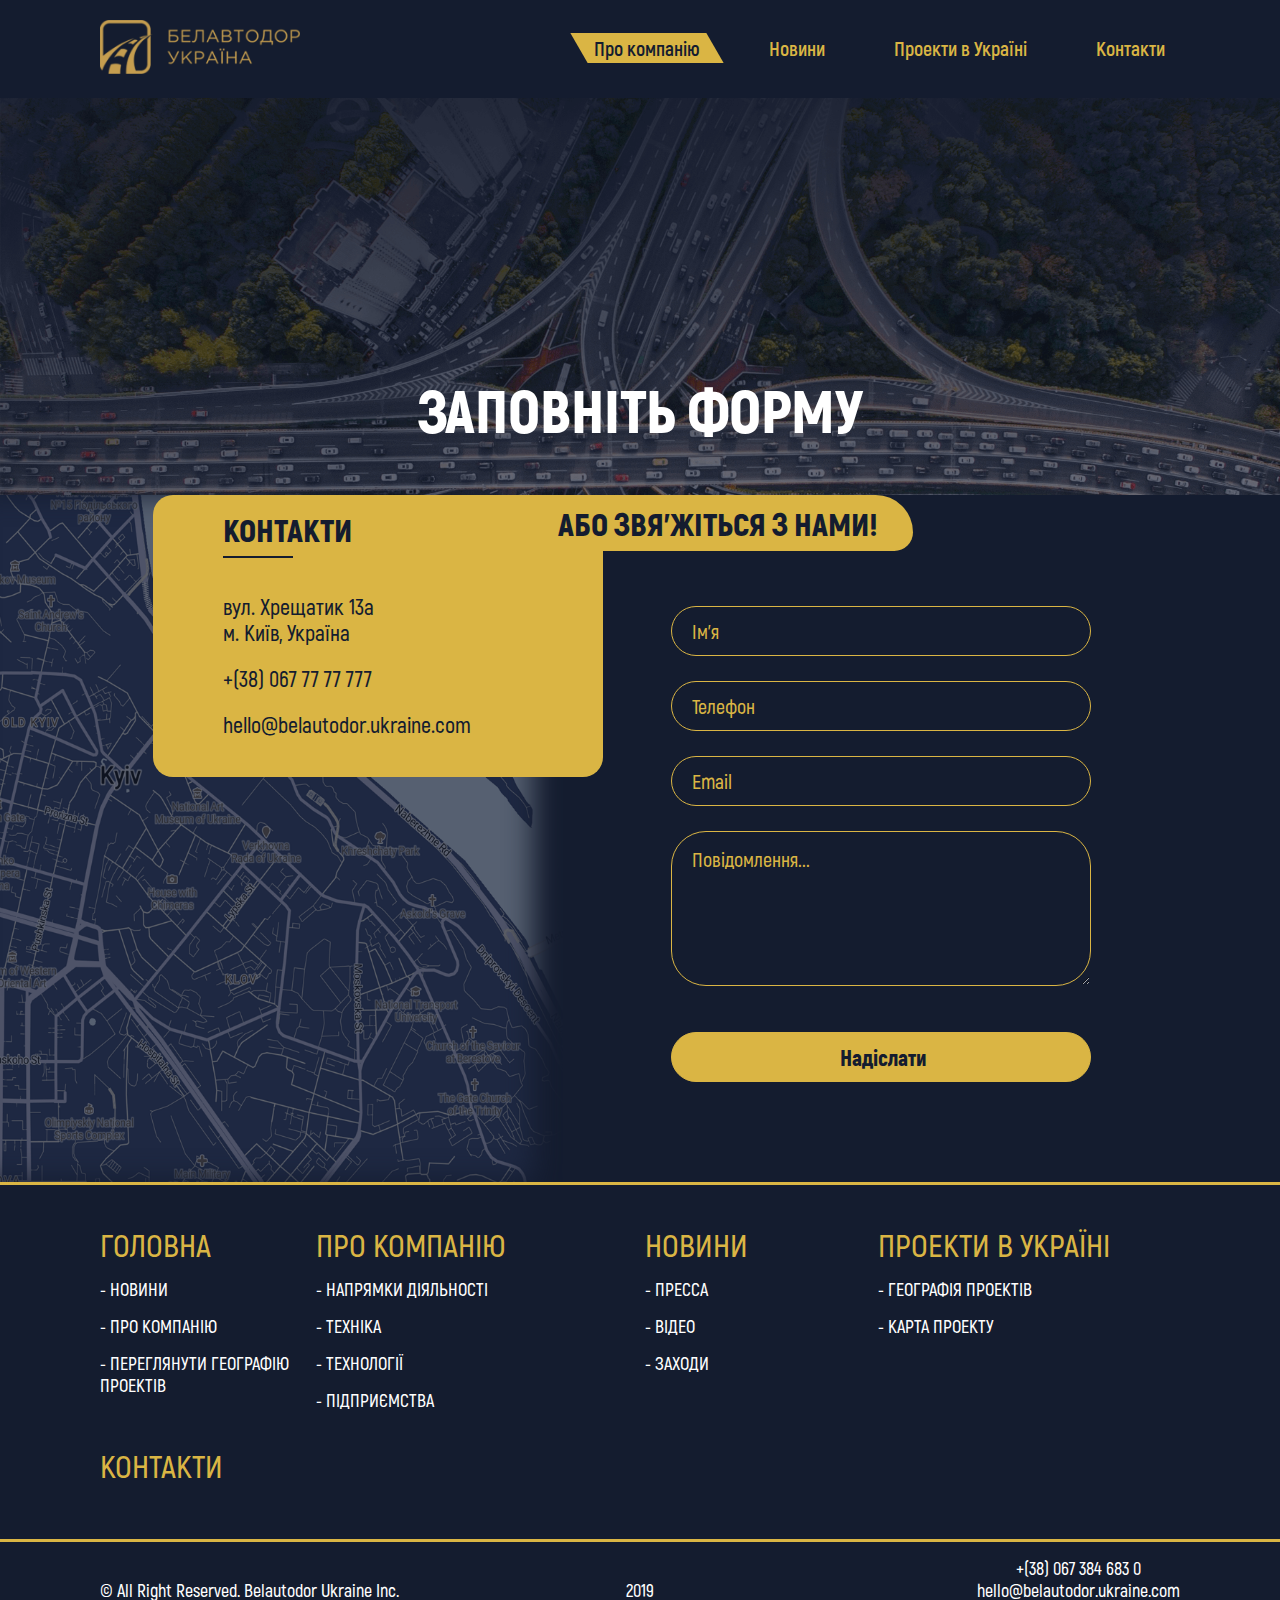
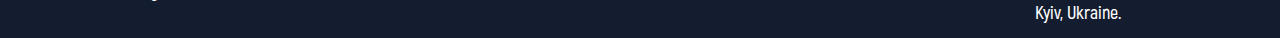
<file: contact.html>
<!DOCTYPE html>
<html lang="en">

<head>
    <meta charset="UTF-8">
    <meta name="viewport" content="width=device-width, initial-scale=1.0">
    <meta http-equiv="X-UA-Compatible" content="ie=edge">
    <title>Contact page</title>
    <link rel="stylesheet" href="css/slick.css">
    <link rel="stylesheet" href="css/grid.css">
    <link rel="stylesheet" href="css/common.css">
    <link rel="stylesheet" href="css/responsive.css">
</head>

<body>
    <header class="header blue">
        <div class="header__logo">
            <a href="index.html"><img src="image/logo.svg" alt="logo"></a>
        </div>
        <div class="header__nav">
            <div>
                <span class="closemenu"></span>
                <ul class="generallist">
                    <li><a href="index.html">Головна</a></li>
                    <li class="active"><a href="company.html">Про компанію</a></li>
                    <li><a href="news.html">Новини</a></li>
                    <li><a href="project.html">Проекти в Україні</a></li>
                    <li><a href="contact.html">Контакти</a></li>
                </ul>
            </div>
        </div>
        <span class="phonemenu"></span>
    </header>

    <main>
        <section class="contact-topscreen">
            <p class="contact-topscreen__title">Заповніть форму</p>
        </section>

        <section class="contact-content">
            <div class="contact-content__wrap">
                <div class="contact__map">
                    <div class="contblock">
                        <p class="title">контакти</p>
                        <ul>
                            <li>
                                вул. Хрещатик 13а<br>
                                м. Київ, Україна
                            </li>
                            <li><a href="tel:+380677777777">+(38) 067 77 77 777</a></li>
                            <li><a href="mailto:hello@belautodor.ukraine.com">hello@belautodor.ukraine.com</a></li>
                        </ul>
                    </div>
                </div>
                <div class="contact__form form-section">
                    <p class="title">або звя’жіться з нами!</p>
                    <form action="" id="contact-form">
                        <input type="text" placeholder="Ім'я">
                        <input type="tel" placeholder="Телефон" class="phone-input">
                        <input type="text" placeholder="Email" class="email-input">
                        <textarea placeholder="Повідомлення..."></textarea>
                        <input type="submit" value="Надіслати">
                    </form>
                </div>
            </div>
        </section>
    </main>

    <!-- <div class="preloader-page">
        <div>
            <img class="prlogo" src="image/logo-pr.png" alt="logo">

            <div class="loader-container wave">
                <div class="loader">
                    <div class="line-1"></div>
                    <div class="line-2"></div>
                    <div class="line-3"></div>
                    <div class="line-4"></div>
                    <div class="line-5"></div>
                </div>
            </div>
        </div>
    </div> -->
    <footer class="footer">
        <div class="footer__topsect">
            <div class="footer__box">
                <ul class="footer__list">
                    <li><a href="#">головна</a></li>
                    <li><a href="#">- Новини</a></li>
                    <li><a href="#">- про компанію</a></li>
                    <li><a href="#">- переглянути географію
                            проектів</a></li>
                </ul>
            </div>
            <div class="footer__box">
                <ul class="footer__list">
                    <li><a href="#">про компанію</a></li>
                    <li><a href="#">- напрямки діяльності</a></li>
                    <li><a href="#">- техніка</a></li>
                    <li><a href="#">- технології</a></li>
                    <li><a href="#">- підприємства</a></li>
                </ul>
            </div>
            <div class="footer__box">
                <ul class="footer__list">
                    <li><a href="#">новини</a></li>
                    <li><a href="#">- пресса</a></li>
                    <li><a href="#">- відео</a></li>
                    <li><a href="#">- заходи</a></li>
                </ul>
            </div>
            <div class="footer__box">
                <ul class="footer__list">
                    <li><a href="#">проекти в україні</a></li>
                    <li><a href="#">- географія проектів</a></li>
                    <li><a href="#">- карта проекту</a></li>
                </ul>
            </div>
            <div class="footer__box">
                <ul class="footer__list">
                    <li><a href="#">контакти</a></li>

                </ul>
            </div>
        </div>
        <div class="footer__bottsect">
            <p>© All Right Reserved. Belautodor Ukraine Inc.</p>
            <p class="el-center">2019</p>
            <div>
                <p>
                    <a href="tel:+380673846830">+(38) 067 384 683 0</a>
                    <a href="mailto:hello@belautodor.ukraine.com">hello@belautodor.ukraine.com</a>
                    <span>Kyiv, Ukraine.</span>
                </p>
            </div>
        </div>
    </footer>


    <script src="js/jquery.min.js"></script>
    <script src="js/slick.min.js"></script>
    <script src="js/jquery.inputmask.min.js"></script>
    <script src="js/common.js"></script>

</body>

</html>
</file>
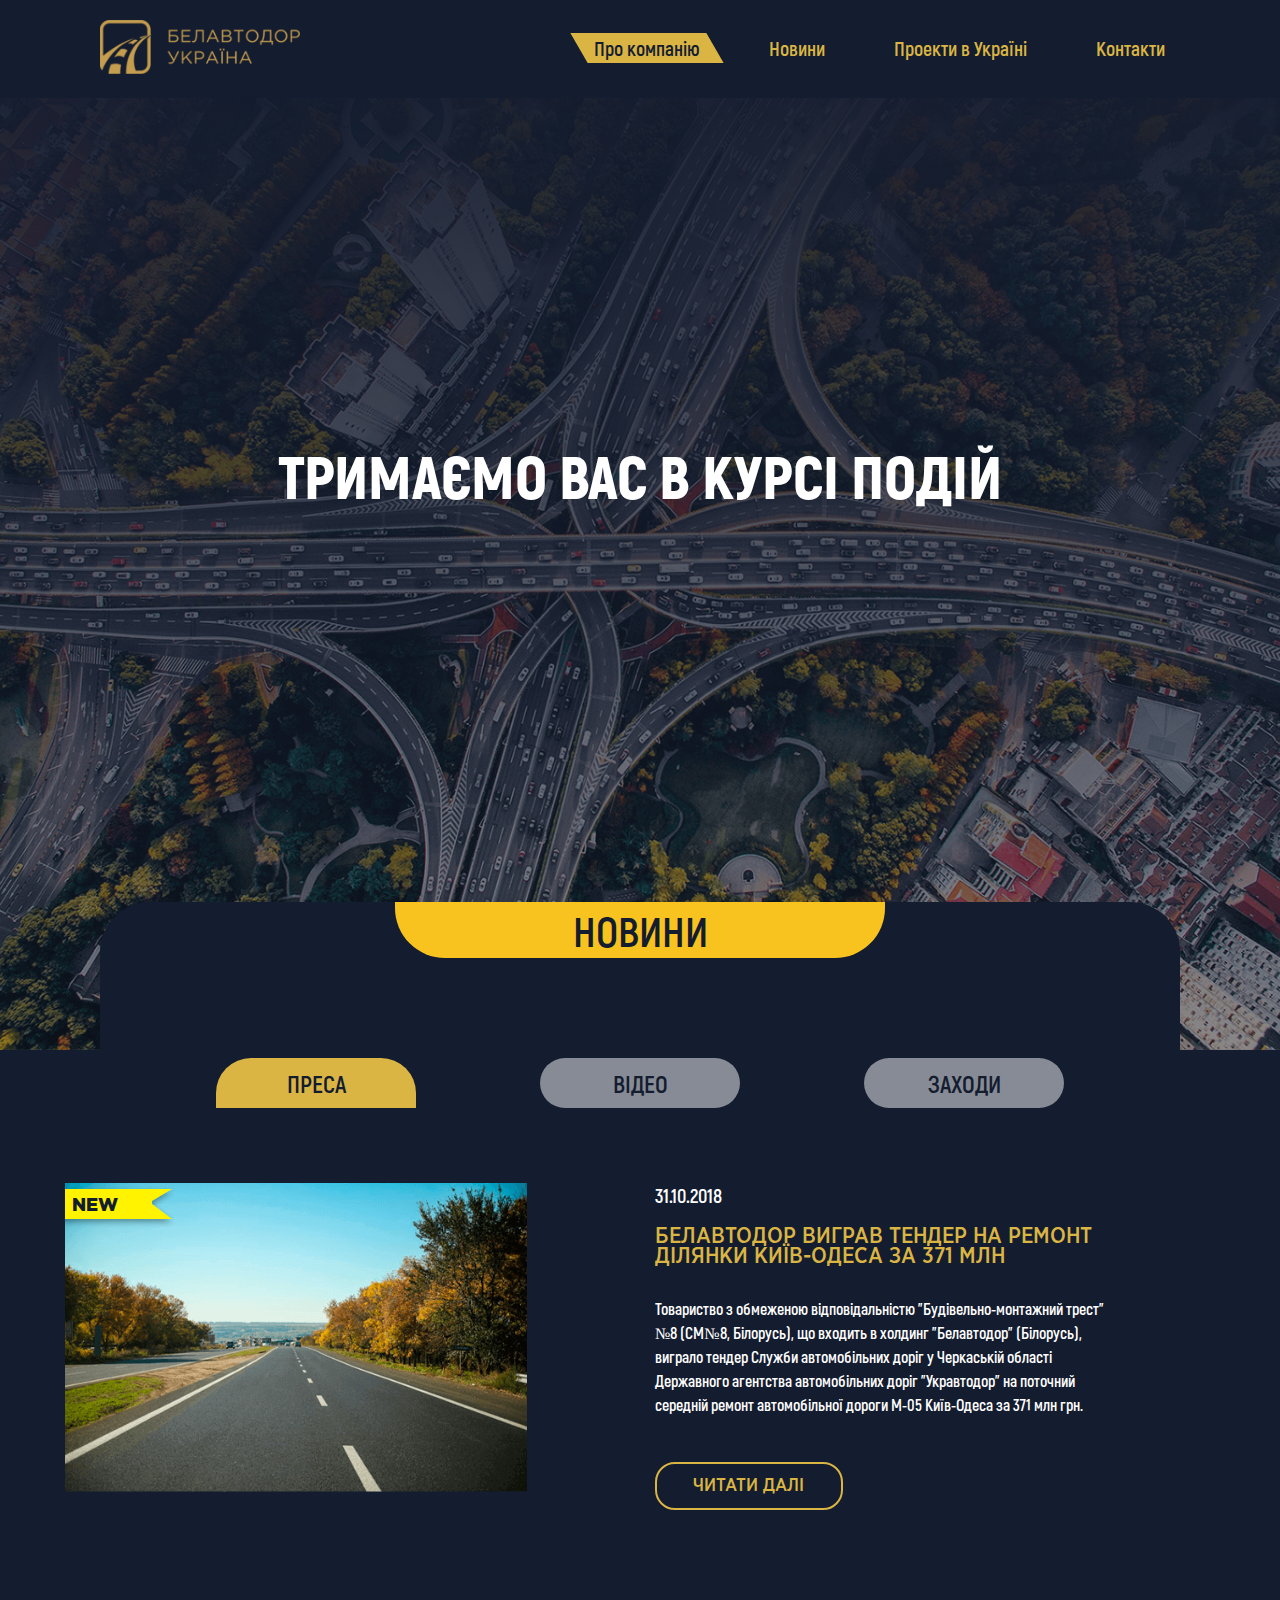
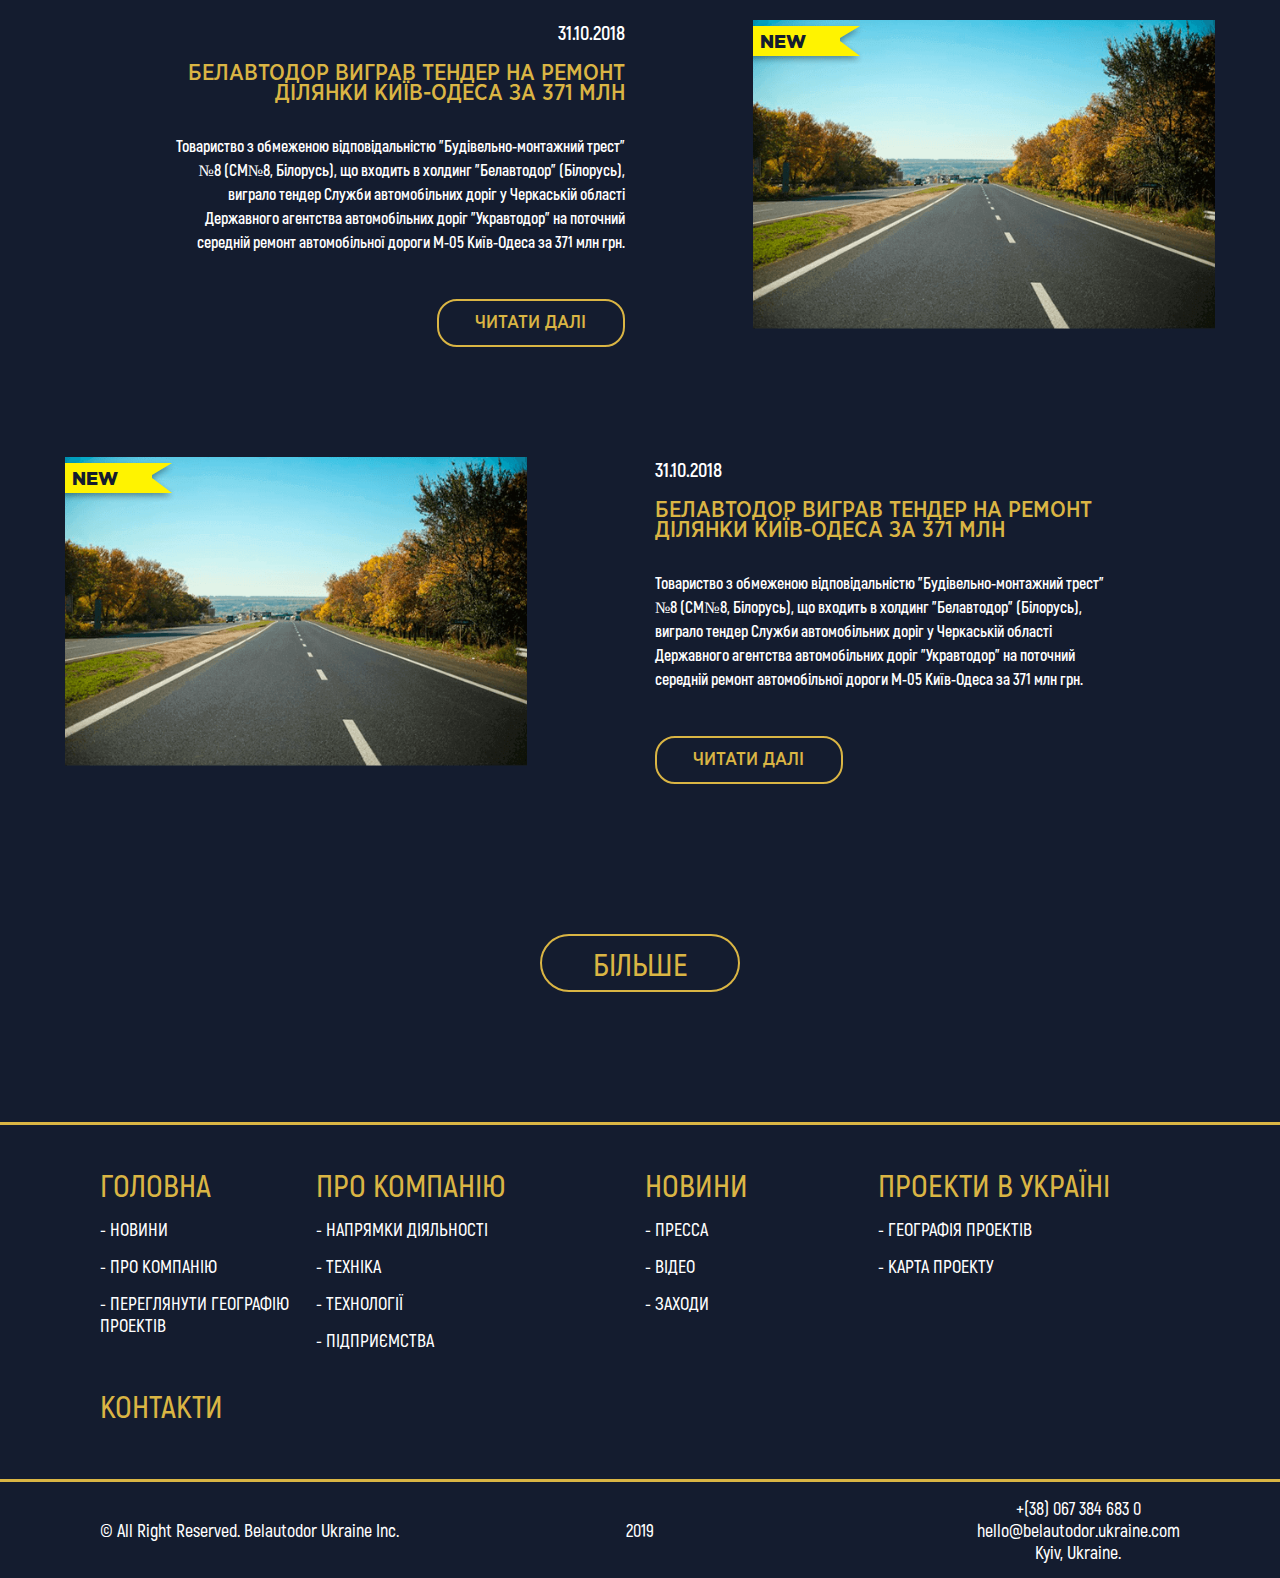
<file: news.html>
<!DOCTYPE html>
<html lang="en">

<head>
    <meta charset="UTF-8">
    <meta name="viewport" content="width=device-width, initial-scale=1.0">
    <meta http-equiv="X-UA-Compatible" content="ie=edge">
    <title>News page</title>
    <link rel="stylesheet" href="css/slick.css">
    <link rel="stylesheet" href="css/grid.css">
    <link rel="stylesheet" href="css/common.css">
    <link rel="stylesheet" href="css/responsive.css">
</head>

<body>
    <header class="header blue">
        <div class="header__logo">
            <a href="index.html"><img src="image/logo.svg" alt="logo"></a>
        </div>
        <div class="header__nav">
            <div>
                <span class="closemenu"></span>
                <ul class="generallist">
                    <li><a href="index.html">Головна</a></li>
                    <li class="active"><a href="company.html">Про компанію</a></li>
                    <li><a href="news.html">Новини</a></li>
                    <li><a href="project.html">Проекти в Україні</a></li>
                    <li><a href="contact.html">Контакти</a></li>
                </ul>
            </div>
        </div>
        <span class="phonemenu"></span>
    </header>

    <main>
        <section class="company-firstscreen newstop">
            <div class="mainslider__shadow"></div>
            <img src="image/pic4.png" alt="image">
            <p>тримаємо вас в курсі подій</p>
        </section>

        <section class="directions-activity news-sect">
            <div class="diract__titlebox">
                <div class="container-sect">
                    <div class="row no-gutters justify-content-center">
                        <div class="col-lg-12">
                            <h1 class="title">новини</h1>
                            <div class="tabs_title">
                                <span class="newbtn active">преса</span>
                                <span class="videobtn">відео</span>
                                <span class="eventbtn">заходи</span>
                            </div>
                        </div>
                    </div>
                </div>
            </div>
            <div class="tabs-section">
                <div class="tabcontent newtab">
                    <div class="tabcontenblock">
                        <div class="row">
                            <div class="col-md-5">
                                <a href="#">
                                    <div class="news_picnew">
                                        <img src="image/pic2.png" alt="image">
                                        <div class="mark-news"><span>new</span></div>
                                    </div>
                                </a>
                            </div>
                            <div class="col-md-5 offset-md-1">
                                <div class="news_descrnew">
                                    <p class="date">31.10.2018</p>
                                    <p class="title">Белавтодор виграв
                                        тендер на ремонт ділянки
                                        Київ-Одеса за 371 млн</p>
                                    <p class="descr">
                                        Товариство з обмеженою
                                        відповідальністю
                                        "Будівельно-монтажний трест" №8
                                        (СМ№8, Білорусь), що входить в
                                        холдинг "Белавтодор" (Білорусь),
                                        виграло тендер Служби автомобільних
                                        доріг у Черкаській області
                                        Державного агентства автомобільних
                                        доріг "Укравтодор" на поточний
                                        середній ремонт автомобільної дороги
                                        М-05 Київ-Одеса за 371 млн грн.
                                    </p>
                                    <a href="#">ЧИТАТИ ДАЛІ</a>
                                </div>
                            </div>
                        </div>
                        <div class="row">
                            <div class="col-md-5">
                                <a href="#">
                                    <div class="news_picnew">
                                        <img src="image/pic2.png" alt="image">
                                        <div class="mark-news"><span>new</span></div>
                                    </div>
                                </a>
                            </div>
                            <div class="col-md-5 offset-md-1">
                                <div class="news_descrnew">
                                    <p class="date">31.10.2018</p>
                                    <p class="title">Белавтодор виграв
                                        тендер на ремонт ділянки
                                        Київ-Одеса за 371 млн</p>
                                    <p class="descr">
                                        Товариство з обмеженою
                                        відповідальністю
                                        "Будівельно-монтажний трест" №8
                                        (СМ№8, Білорусь), що входить в
                                        холдинг "Белавтодор" (Білорусь),
                                        виграло тендер Служби автомобільних
                                        доріг у Черкаській області
                                        Державного агентства автомобільних
                                        доріг "Укравтодор" на поточний
                                        середній ремонт автомобільної дороги
                                        М-05 Київ-Одеса за 371 млн грн.
                                    </p>
                                    <a href="#">ЧИТАТИ ДАЛІ</a>
                                </div>
                            </div>
                        </div>
                        <div class="row">
                            <div class="col-md-5">
                                <a href="#">
                                    <div class="news_picnew">
                                        <img src="image/pic2.png" alt="image">
                                        <div class="mark-news"><span>new</span></div>
                                    </div>
                                </a>
                            </div>
                            <div class="col-md-5 offset-md-1">
                                <div class="news_descrnew">
                                    <p class="date">31.10.2018</p>
                                    <p class="title">Белавтодор виграв
                                        тендер на ремонт ділянки
                                        Київ-Одеса за 371 млн</p>
                                    <p class="descr">
                                        Товариство з обмеженою
                                        відповідальністю
                                        "Будівельно-монтажний трест" №8
                                        (СМ№8, Білорусь), що входить в
                                        холдинг "Белавтодор" (Білорусь),
                                        виграло тендер Служби автомобільних
                                        доріг у Черкаській області
                                        Державного агентства автомобільних
                                        доріг "Укравтодор" на поточний
                                        середній ремонт автомобільної дороги
                                        М-05 Київ-Одеса за 371 млн грн.
                                    </p>
                                    <a href="#">ЧИТАТИ ДАЛІ</a>
                                </div>
                            </div>
                        </div>
                        <div class="morenews-box">
                            <a href="#">більше</a>
                        </div>
                    </div>
                </div>
                <div class="tabcontent videotab">
                    <div class="tabcontenblock">
                        <div class="row">
                            <div class="col-12">
                                <div class="videobox">
                                    <div class="embed-responsive">
                                        <iframe width="560" height="315" src="https://www.youtube.com/embed/s4gBChg6AII"
                                            frameborder="0" allow="accelerometer; autoplay;
                                                encrypted-media; gyroscope;
                                                picture-in-picture" allowfullscreen></iframe>
                                    </div>
                                    <p class="title">М-07 Київ – Ковель – Ягодин</p>
                                </div>
                            </div>
                            <div class="col-md-6">
                                <div class="videobox littvideo">
                                    <div class="embed-responsive">
                                        <iframe width="560" height="315" src="https://www.youtube.com/embed/s4gBChg6AII"
                                            frameborder="0" allow="accelerometer; autoplay;
                                                encrypted-media; gyroscope;
                                                picture-in-picture" allowfullscreen></iframe>
                                    </div>
                                    <p class="title">М-07 Київ – Ковель – Ягодин</p>
                                </div>
                            </div>
                            <div class="col-md-6">
                                <div class="videobox littvideo">
                                    <div class="embed-responsive">
                                        <iframe width="560" height="315" src="https://www.youtube.com/embed/s4gBChg6AII"
                                            frameborder="0" allow="accelerometer; autoplay;
                                                encrypted-media; gyroscope;
                                                picture-in-picture" allowfullscreen></iframe>
                                    </div>
                                    <p class="title">М-07 Київ – Ковель – Ягодин</p>
                                </div>
                            </div>
                        </div>
                    </div>
                </div>
                <div class="tabcontent eventtab">22222222222222</div>
            </div>
        </section>

    </main>

    <!-- <div class="preloader-page">
        <div>
            <img class="prlogo" src="image/logo-pr.png" alt="logo">

            <div class="loader-container wave">
                <div class="loader">
                    <div class="line-1"></div>
                    <div class="line-2"></div>
                    <div class="line-3"></div>
                    <div class="line-4"></div>
                    <div class="line-5"></div>
                </div>
            </div>
        </div>
    </div> -->
    <footer class="footer">
        <div class="footer__topsect">
            <div class="footer__box">
                <ul class="footer__list">
                    <li><a href="#">головна</a></li>
                    <li><a href="#">- Новини</a></li>
                    <li><a href="#">- про компанію</a></li>
                    <li><a href="#">- переглянути географію
                            проектів</a></li>
                </ul>
            </div>
            <div class="footer__box">
                <ul class="footer__list">
                    <li><a href="#">про компанію</a></li>
                    <li><a href="#">- напрямки діяльності</a></li>
                    <li><a href="#">- техніка</a></li>
                    <li><a href="#">- технології</a></li>
                    <li><a href="#">- підприємства</a></li>
                </ul>
            </div>
            <div class="footer__box">
                <ul class="footer__list">
                    <li><a href="#">новини</a></li>
                    <li><a href="#">- пресса</a></li>
                    <li><a href="#">- відео</a></li>
                    <li><a href="#">- заходи</a></li>
                </ul>
            </div>
            <div class="footer__box">
                <ul class="footer__list">
                    <li><a href="#">проекти в україні</a></li>
                    <li><a href="#">- географія проектів</a></li>
                    <li><a href="#">- карта проекту</a></li>
                </ul>
            </div>
            <div class="footer__box">
                <ul class="footer__list">
                    <li><a href="#">контакти</a></li>

                </ul>
            </div>
        </div>
        <div class="footer__bottsect">
            <p>© All Right Reserved. Belautodor Ukraine Inc.</p>
            <p class="el-center">2019</p>
            <div>
                <p>
                    <a href="tel:+380673846830">+(38) 067 384 683 0</a>
                    <a href="mailto:hello@belautodor.ukraine.com">hello@belautodor.ukraine.com</a>
                    <span>Kyiv, Ukraine.</span>
                </p>
            </div>
        </div>
    </footer>


    <script src="js/jquery.min.js"></script>
    <script src="js/slick.min.js"></script>
    <script src="js/common.js"></script>

</body>

</html>
</file>
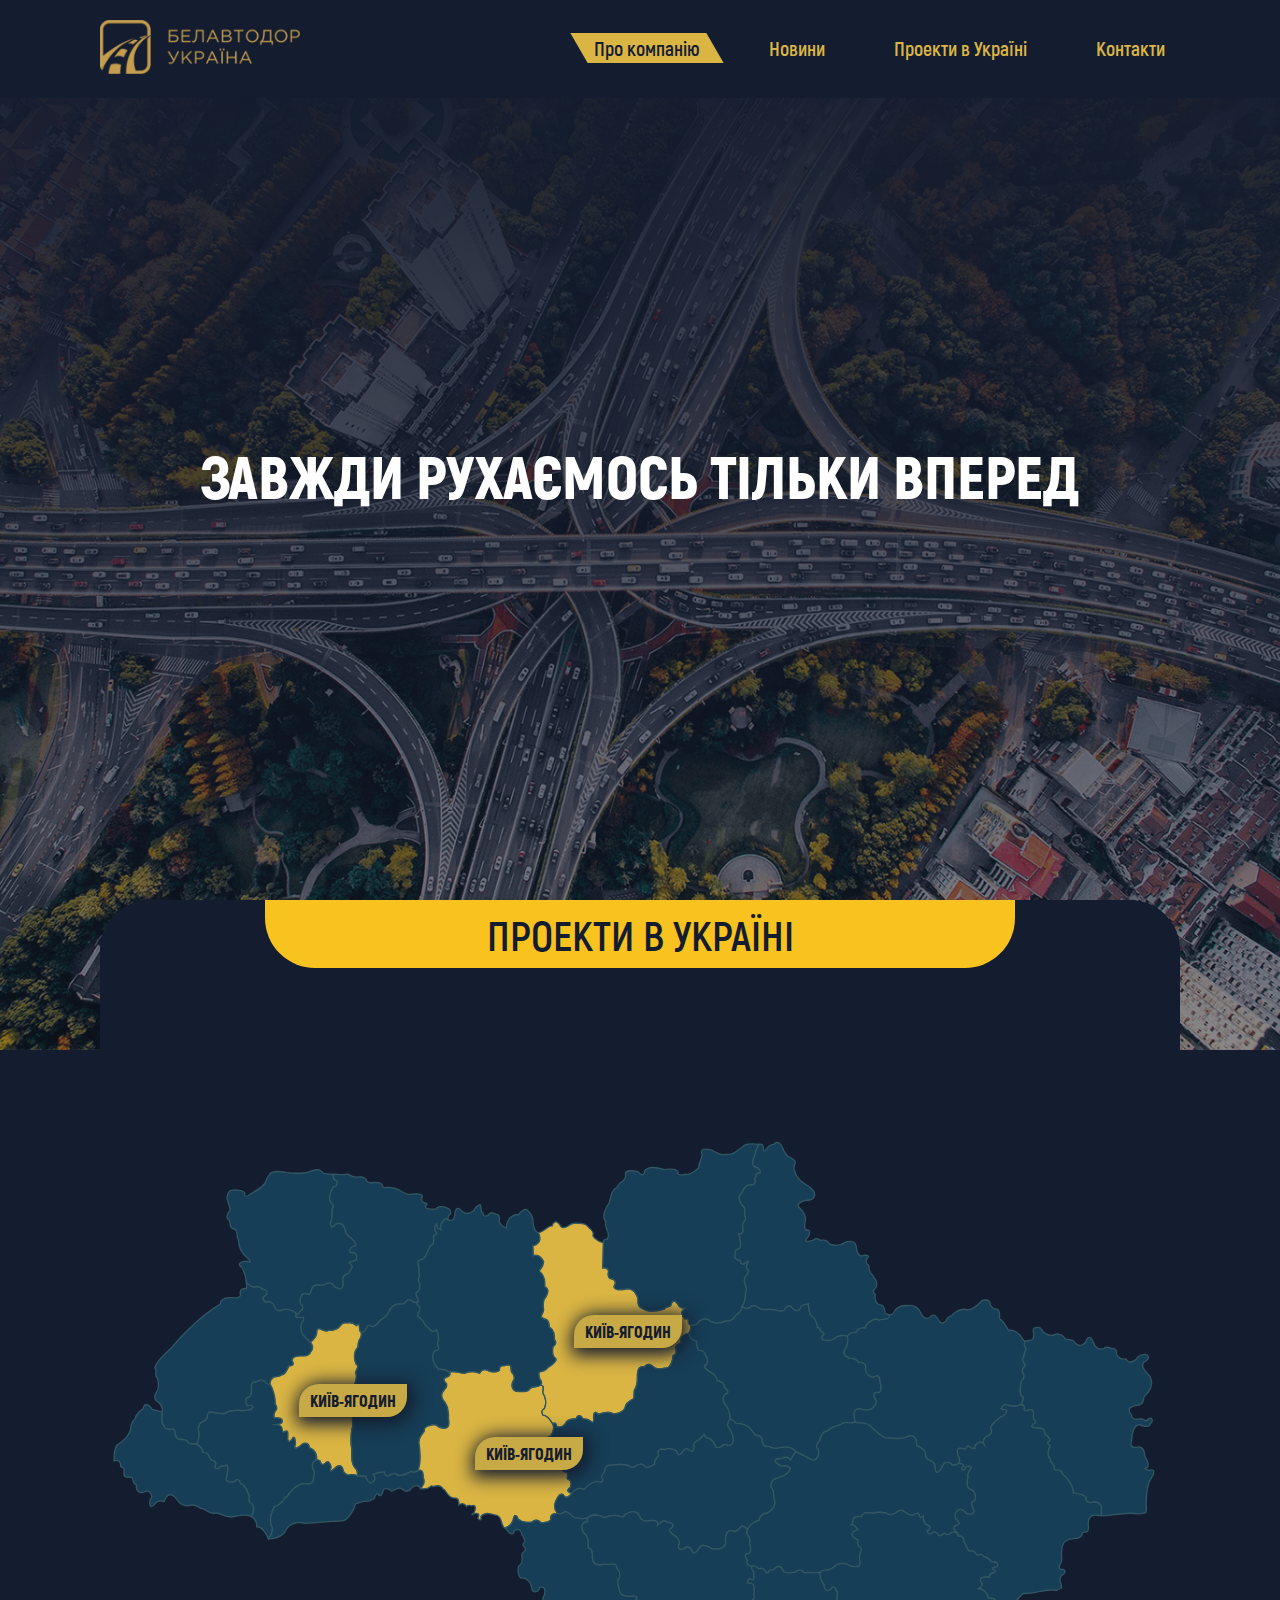
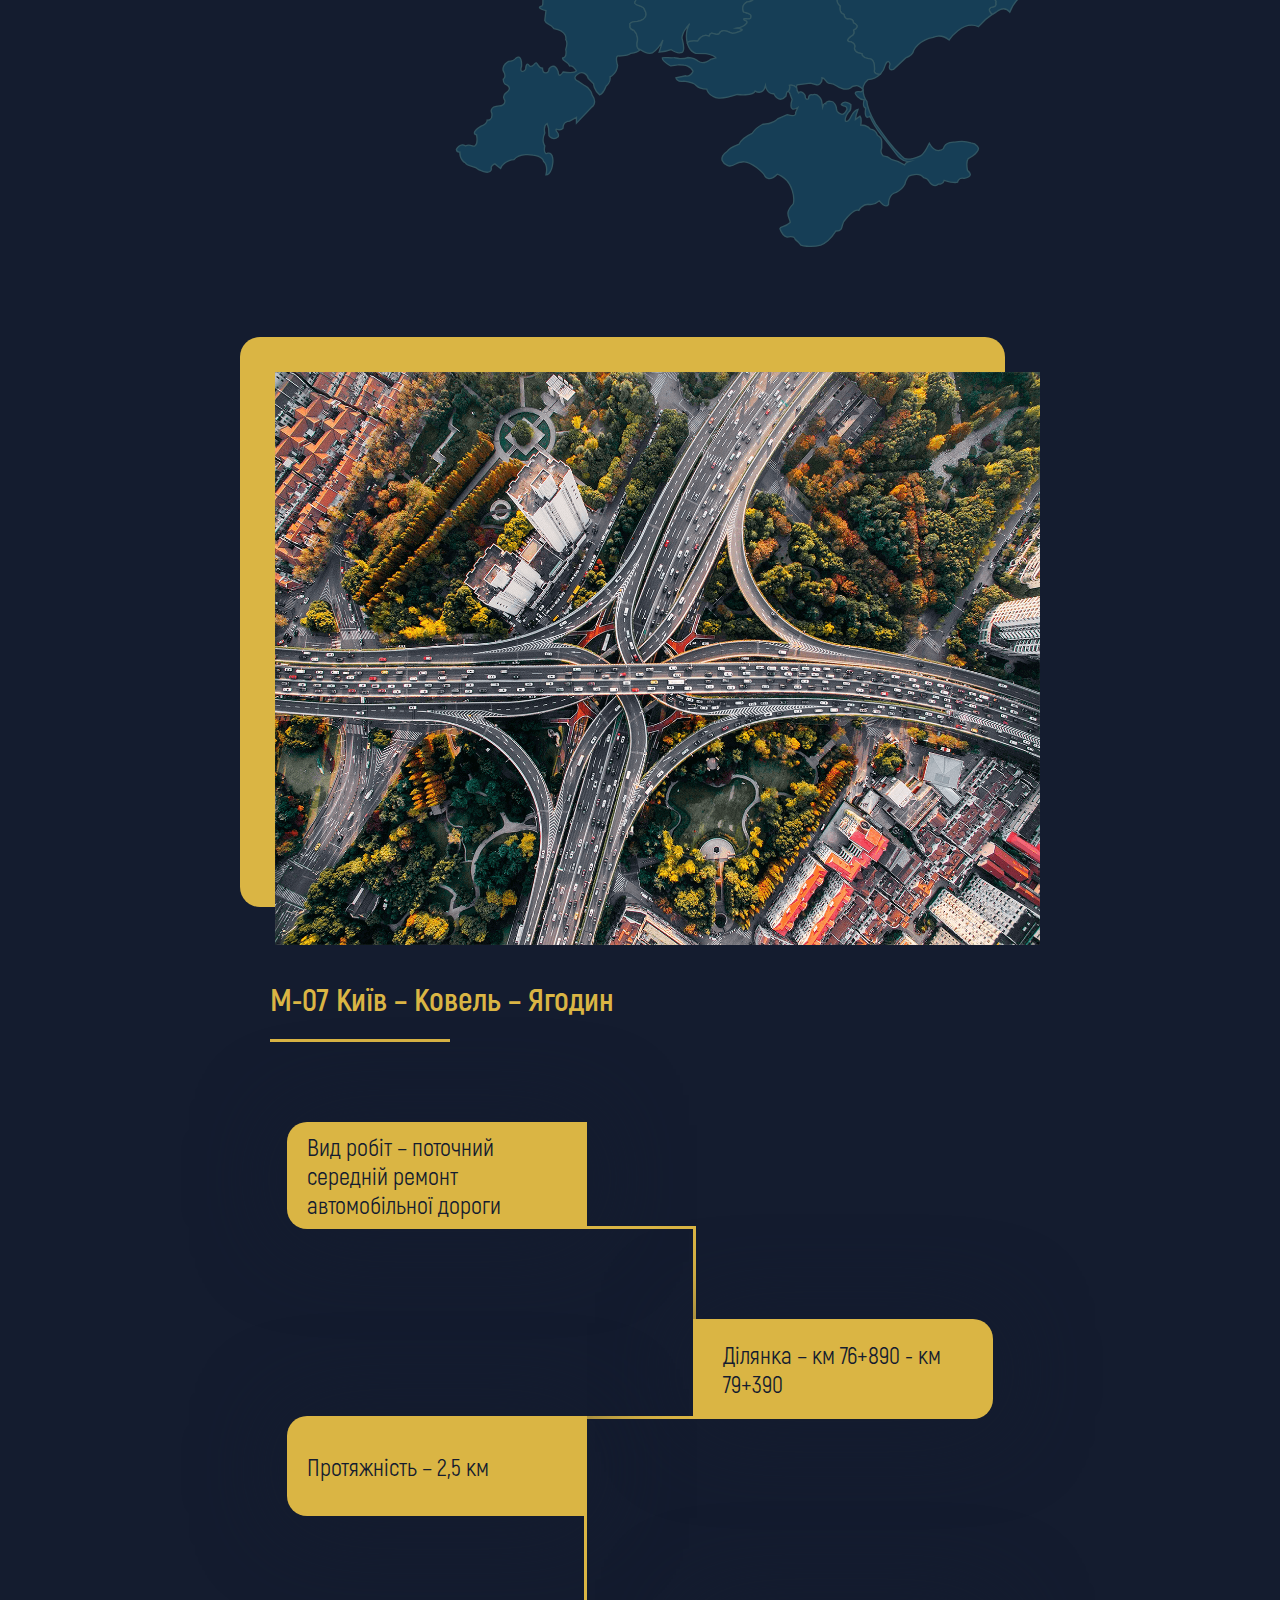
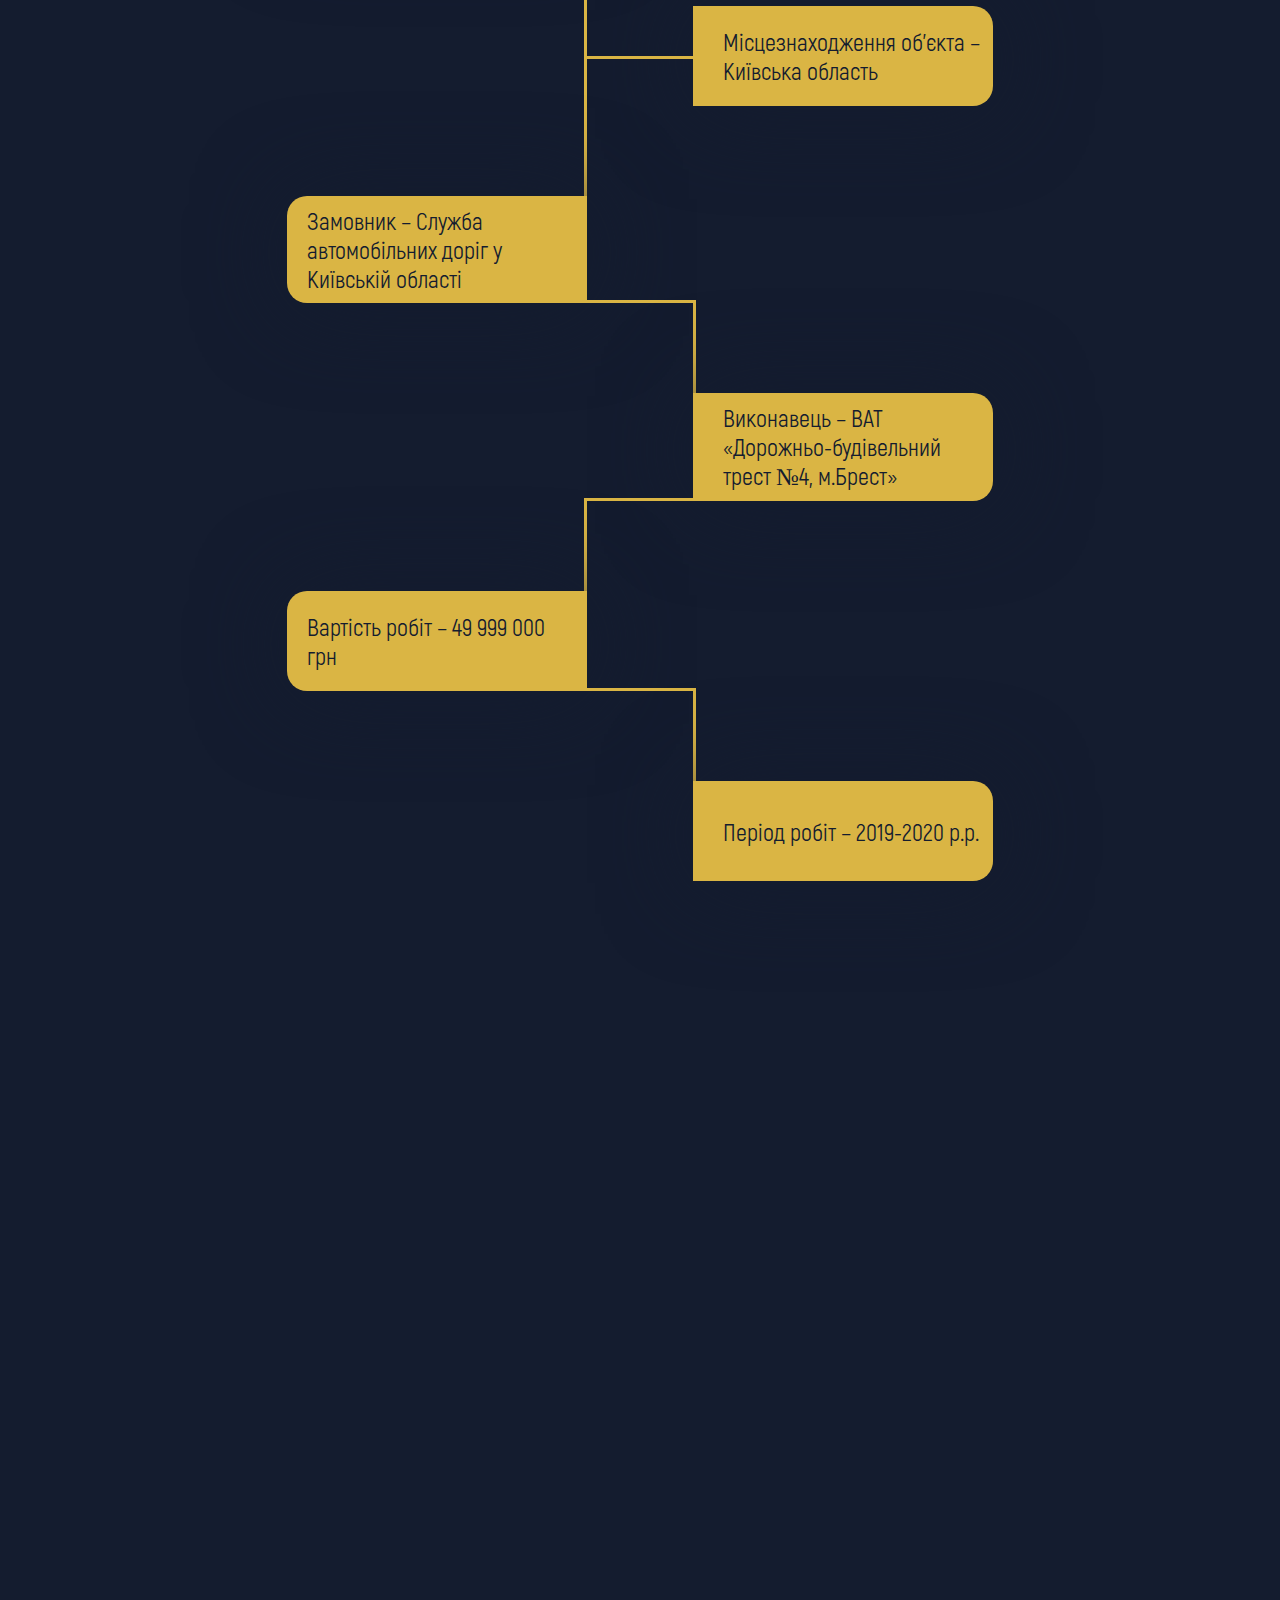
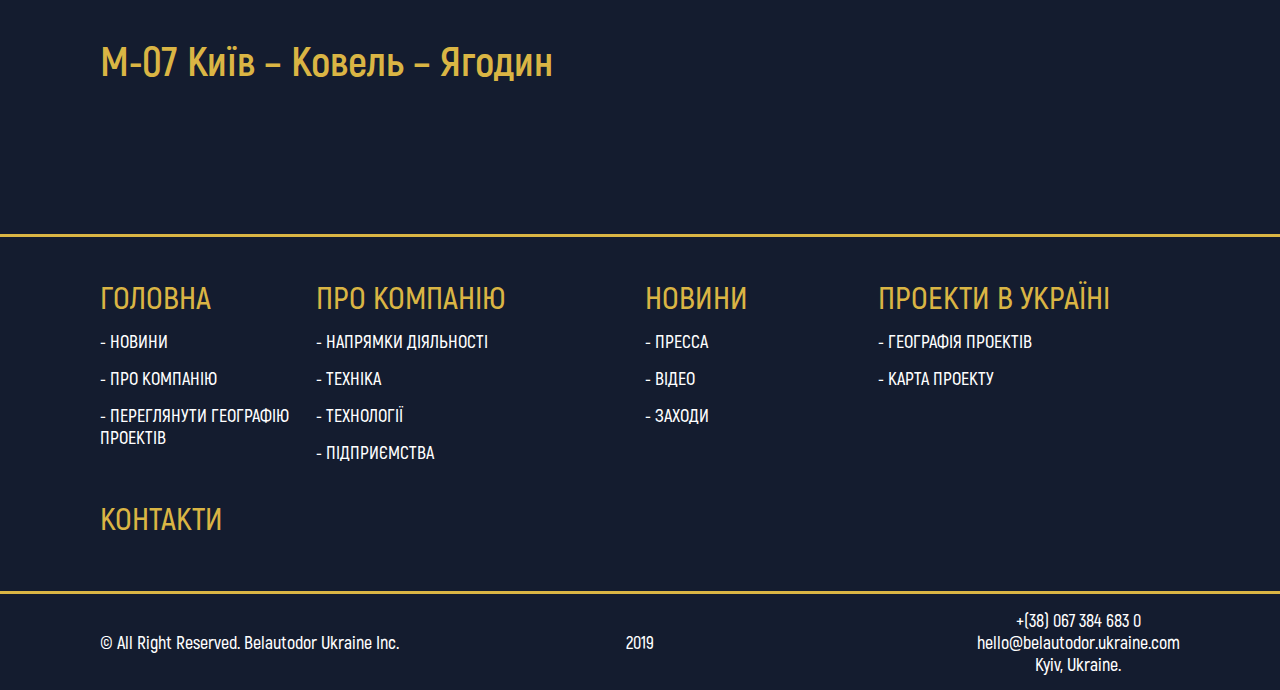
<file: project.html>
<!DOCTYPE html>
<html lang="en">

<head>
	<meta charset="UTF-8">
	<meta name="viewport" content="width=device-width, initial-scale=1.0">
	<meta http-equiv="X-UA-Compatible" content="ie=edge">
	<title>Project page</title>
	<link rel="stylesheet" href="css/slick.css">
	<link rel="stylesheet" href="css/grid.css">
	<link rel="stylesheet" href="css/common.css">
	<link rel="stylesheet" href="css/responsive.css">
</head>

<body>
	<header class="header blue">
		<div class="header__logo">
			<a href="index.html"><img src="image/logo.svg" alt="logo"></a>
		</div>
		<div class="header__nav">
			<div>
				<span class="closemenu"></span>
				<ul class="generallist">
					<li><a href="index.html">Головна</a></li>
					<li class="active"><a href="company.html">Про компанію</a></li>
					<li><a href="news.html">Новини</a></li>
					<li><a href="project.html">Проекти в Україні</a></li>
					<li><a href="contact.html">Контакти</a></li>
				</ul>
			</div>
		</div>
		<span class="phonemenu"></span>
	</header>

	<main>
		<section class="company-firstscreen newstop">
			<div class="mainslider__shadow"></div>
			<img src="image/pic4.png" alt="image">
			<p>завжди рухаємось тільки вперед</p>
		</section>

		<section class="directions-activity project-sect">
			<div class="diract__titlebox">
				<div class="container-sect">
					<div class="row no-gutters justify-content-center">
						<div class="col-lg-12">
							<h1 class="title">проекти в україні</h1>

						</div>
					</div>
				</div>
			</div>
		</section>

		<section>
			<div class="mapwrapper">
				<?xml version="1.0" encoding="utf-8"?>
				<svg version="1.1" id="povmap" xmlns="http://www.w3.org/2000/svg"
					xmlns:xlink="http://www.w3.org/1999/xlink" x="0px" y="0px" viewBox="0 0 824.959 565.928"
					enable-background="new 0 0 824.959 565.928" xml:space="preserve">
					<g id="map" opacity="1">
						<g id="ivanfr" class="reg1">
							<path class="region" fill-rule="evenodd" clip-rule="evenodd" fill="#163e56" stroke="#325662"
								stroke-miterlimit="10" d="M80.076,244.332
			c2.285-5.997,1.144-9.998,1.144-9.998c-0.571-5.428,2.854-6.572,2.854-6.572c3.143-1.143,3.998-3.712,3.998-3.712
			c-1.14-5.715,5.999-3.143,5.999-3.143c7.427,1.426,8.854-0.572,8.854-0.572c3.142-1.715,10.855-1.145,10.855-1.145
			c8.282,0.288,8.282-2.57,8.282-2.57c-0.286-1.427-4.571-1.143-4.571-1.143c-1.14-2.284-0.285-5.714-0.285-5.714
			c4.856-0.571,3.714-7.143,3.714-7.143c-0.858-6.001,3.714-4.857,3.714-4.857c2.283-2.571,6.281-0.571,6.281-0.571
			c0.858,2.858,3.999,1.999,3.999,1.999s4.001,7.142,4.001,15.143c0,0,2.283,3.714,0.285,4.855c0,0-1.714,2.289-1.141,5.431
			c0,0,5.71-0.286,5.998,1.999c0,0,1.144,2.572-3.999,3.142c5.998,0.858,2.856,5.144,5.143,5.715c0,0,3.713-3.143,3.141,2.287
			c0,0-0.858,7.714,2.856,3.142c0,0,2.57-5.429,2.856,3.428c0,0-2.856,6.858,5.426-0.283c0,0,4.285-2,5.143,3.142
			c0,0,5.997,1.429,4.853,9.145c0,0-4.568,1.428-1.998,7.431c0,0,1.428,2.003,0,5.715c0,0,0.857,5.716-5.712,4.573
			c0,0-5.997-1.43-13.139,8.282c0,0-1.144,2.57-2.571,1.996c0,0-1.713,5.143-7.426,6.858c0,0-4.857,6.287-2.855,13.713
			c0,0,3.141,3.432-2.002,10.574c0,0-3.713-9.715-8.853-9.146c0,0,0.572-5.427-3.998-7.712c4.57-7.43-0.571-10.284-0.571-10.284
			c-3.427-1.43,0.856-5.147-1.715-6.573c-2.283-7.141-5.713-7.709-5.713-7.709c-2.285-6.001-4.569-1.43-4.569-1.43
			c-9.14,1.143-5.712-4.571-5.712-4.571c1.712-10.29-0.859-7.431-0.859-7.431c-3.997-0.285-5.424,2.003-5.424,2.003
			c-4.856,0.857-2.001-3.145-2.001-3.145c-0.285-2.576-2.855-2.86-2.855-2.86c-3.142-0.857-0.856-6.288-7.14-6.003
			C84.646,247.477,80.076,244.332,80.076,244.332L80.076,244.332L80.076,244.332z" />
						</g>
						<g id="lviv" class="reg2">
							<path class="region" fill-rule="evenodd" clip-rule="evenodd" fill="#163e56" stroke="#325662"
								stroke-miterlimit="10" d="M54.084,220.335
			c0,0,1.144-4.571-2.854-7.428c0,0-4.857-1.713-1.43-7.429c0,0,2.571-2.572,0.858-10.572c0,0-2,0-1.143-6.57
			c0,0-5.427-0.857,11.995-16.571c0,0,17.996-22.001,36.274-32.285c0,0-1.142-5.142,8.569-4.857c0,0,7.142,1.429,6.284-2.857
			c0,0-1.141-4.286,4.569-4.001c0,0,0.285-1.998,0-4.57c3.143,3.714,6.569,3.426,6.569,3.426c3.714-0.854,5.144,1.431,5.144,1.431
			c3.426,0.285,3.712,2.857,3.712,2.857c0.857,2.285-4.856,3.142-2.573,4.856c0.572,3.43,2.857,1.714,2.857,1.714
			c4.285,0.572,5.143,3.143,5.143,3.143c1.428,5.431,5.71,3.429,5.71,3.429c3.43-1.714,7.428,0.286,7.428,0.286
			c3.713,0.855,3.141,3.714,3.141,3.714c-0.855,2.285,5.427,1.144,5.427,1.144c1.143,2.283-1.142,4.283-1.142,4.283
			c-1.144,6.286,0.855,8.856,0.855,8.856l0,0l5.427,5.718l0,0c3.714,4.286,0.286,7.427,0.286,7.427
			c-0.286,2.572-5.142,2.857-5.142,2.857c-10.853-0.285-8.283,4.286-8.283,4.286c2.285,3.143-2.57,3.143-2.57,3.143
			c-3.428,7.714-5.429,6.569-5.429,6.569c-1.997,2.572-5.71,0.288-7.426,3.145c-1.142,0.57-1.428,3.713-1.428,3.713
			s-3.141,0.859-3.999-1.999c0,0-3.998-2.001-6.281,0.571c0,0-4.572-1.144-3.714,4.857c0,0,1.142,6.572-3.714,7.143
			c0,0-0.854,3.43,0.285,5.714c0,0,4.285-0.285,4.571,1.143c0,0,0,2.857-8.282,2.57c0,0-7.713-0.57-10.855,1.145
			c0,0-1.427,1.998-8.854,0.572c0,0-7.139-2.572-5.999,3.143c0,0-0.855,2.569-3.998,3.712c0,0-3.426,1.145-2.854,6.572
			c0,0,1.427,3.714-0.859,9.715l0,0h-6.283l0,0c0,0-0.856-3.145-5.14-3.145c0,0-4.286,0.573-5.141-3.999
			c0,0,0.284-5.716-4.285-3.429c0,0-3.713-0.285-4.284-3.143C55.228,230.334,52.94,229.192,54.084,220.335L54.084,220.335
			L54.084,220.335z" />
						</g>
						<g id="ternop" class="reg3">
							<path class="region" fill-rule="evenodd" clip-rule="evenodd" fill="#dab544" stroke="#325662"
								stroke-miterlimit="10" d="M169.762,256.62
			c0,0,2.855-0.857,2.855,1.427c0,0,1.142,3.436,3.713,0.573c0,0,2.857-3.429,4.284,2.862c0,0-2.282,6.286,3.143,0.856
			c0,0,4.856-4.863,5.999,2c0,0,1.427,4,5.142,3.143c0,0,3.142-0.573,5.426,0.857c0.572-4.287-1.713-6.286-1.713-6.286
			c-3.429-3.433-2.286-13.434-2.286-13.434c-1.427-6.286,0-15.714,0-15.714c1.999-2.571-1.144-8,1.43-12.571
			c2.283-6.569-0.858-12.856-0.858-12.856c-1.715-5.144,0.57-6.857,0.57-6.857s2.287-2.286,2.287-8.571
			c-1.429-0.572,0.285-3.715,0.285-3.715c1.714-2.858-0.571-4-0.571-4c-3.427-8.857,1.43-12.571,1.43-12.571
			c0-8.288,3.141-4.858,2.571-11.142c-2.286-0.859-0.287-8.857-3.714-5.142c-3.142-2.858-7.142-2.003-7.142-2.003
			c-3.142-0.572-5.426,2.571-5.426,2.571c-2.57,3.143-8.57,3.143-8.57,3.143c-3.712,2.002-7.997-4.855-8.853,1.144
			c0.856,2.857-4.57,7.716-4.57,7.716c3.712,4.286,0,7.427,0,7.427c-0.286,2.572-5.142,2.857-5.142,2.857
			c-10.853-0.285-8.283,4.286-8.283,4.286c2.285,3.143-2.57,3.143-2.57,3.143c-3.428,7.714-5.429,6.569-5.429,6.569
			c-1.997,2.572-5.71,0.288-7.426,3.145c-1.142,0.57-1.428,3.713-1.428,3.713s4.001,7.142,4.001,15.143c0,0,2.283,3.714,0.285,4.855
			c0,0-1.714,2.289-1.141,5.431c0,0,5.71-0.286,5.998,1.999c0,0,1.144,2.572-3.999,3.142c5.998,0.858,2.856,5.144,5.143,5.715
			c0,0,3.713-3.143,3.141,2.287c0,0-0.858,7.714,2.856,3.142c0,0,2.57-5.429,2.856,3.428c0,0-2.856,6.858,5.426-0.283
			c0,0,4.285-2,5.143,3.142C164.621,247.191,170.905,248.906,169.762,256.62L169.762,256.62L169.762,256.62z" />
						</g>
						<g id="lutsk" class="reg4">
							<path class="region" fill-rule="evenodd" clip-rule="evenodd" fill="#163e56" stroke="#325662"
								stroke-miterlimit="10" d="M117.206,123.194
			c-0.284-3.428-1.142-7.427-3.426-11.142c0,0-4.284-2.856,0.285-4.288c0,0,2.287-0.855,5.998,0c0-3.425-7.712-3.425-8.854-16.283
			c-1.999-2.285,0.572-7.715-3.425-8.287c-4.286-0.854-2.001-6.569-4-7.14c0,0-3.144-1.429,1.427-7.144l0,0l-2.57-8.571l0,0
			c0,0,0.285-6.857,4.57-6.285c0,0,7.139-0.859,8.854,2.284c0,0-2,5.713,6.571-0.856c0,0,5.424-2.571,8.567-6.573
			c0,0,0.857-3.713,3.14-6.285c0,0,1.144-4.285,13.139-1.712c0,0,12.569,1.712,17.995-1.144c9.426-2.572,6.569,0.571,9.998,1.715
			c0,0,2.57,0.57,6.855,0.855c-0.286,3.429,1.145,4.287,1.145,4.287c3.141-0.288,1.999,5.713-0.859,4.856
			c-1.713,2-2.571,5.428-2.571,5.428c-1.429,5.142,1.143,7.143,1.143,7.143c2.57,2.285,0.287,4.001,0.287,4.001
			c0.285,8.286-1.43,10.571-1.43,10.571c0.858,5.999,3.999,0.857,3.999,0.857c5.999-2.285,6.856,3.429,6.856,3.429
			c1.427,5.715,3.998,6.286,3.998,6.286c7.997,7.141,2.857,6.858,2.857,6.858c-3.428,1.143-3.143,4.569-3.143,4.569
			c6.569-0.282,5.141,4.287,5.141,4.287c0.285,3.715-5.713,1.999-5.713,3.428c5.142,3.428,0.858,5.429,0.858,5.429
			c0.284,2.286-3.714,3.998-3.714,3.998c-2.569,1.43-1.427,4.857-1.427,4.857c0.287,8.571-4.856,4.57-4.856,4.57
			c-2.857-0.285-2.285-3.714-5.14-3.427c-2.857-0.856-2.857,2.001-6.856,1.713c-5.427-1.142-5.998,1.429-5.998,1.429
			c-1.999,2-0.573,6.57-4.286,4.857c-6.282-1.142-4.854,7.143-4.854,7.143c3.998,4,0,5.713,0,5.713
			c-0.859,2.001-3.144,3.144-3.144,3.144s0.287-2.572-3.426-3.428c0,0-3.998-2.001-7.428-0.286c0,0-4.282,2.002-5.71-3.429
			c0,0-0.858-2.571-5.143-3.143c0,0-2.286,1.716-2.857-1.714c-2.283-1.714,3.43-2.571,2.573-4.856c0,0-0.287-2.572-3.712-2.857
			c0,0-1.43-2.285-5.144-1.431C123.775,126.62,120.349,126.908,117.206,123.194L117.206,123.194L117.206,123.194z" />
						</g>
						<g id="rivne" class="reg5">
							<path class="region" fill-rule="evenodd" clip-rule="evenodd" fill="#163e56" stroke="#325662"
								d="M182.329,42.054c-0.286,3.143,1.145,4.572,1.145,4.572
			c3.141-0.288,1.999,5.713-0.859,4.856c-1.713,2-2.571,5.428-2.571,5.428c-1.429,5.142,1.143,7.143,1.143,7.143
			c2.57,2.285,0.287,4.001,0.287,4.001c0.285,8.286-1.43,10.571-1.43,10.571c0.858,5.999,3.999,0.857,3.999,0.857
			c5.999-2.285,6.856,3.429,6.856,3.429c1.427,5.715,3.998,6.286,3.998,6.286c7.997,7.141,2.857,6.858,2.857,6.858
			c-3.428,1.143-3.143,4.569-3.143,4.569c6.569-0.282,5.141,4.287,5.141,4.287c0.285,3.715-5.713,1.999-5.713,3.428
			c5.142,3.428,0.858,5.429,0.858,5.429c0.284,2.286-3.714,3.998-3.714,3.998c-2.569,1.43-1.427,4.857-1.427,4.857
			c0.287,8.571-4.856,4.57-4.856,4.57c-2.857-0.285-2.285-3.714-5.14-3.427c-2.857-0.856-2.857,2.001-6.856,1.713
			c-5.427-1.142-5.998,1.429-5.998,1.429c-1.999,2-0.573,6.57-4.286,4.857c-6.282-1.142-4.854,7.143-4.854,7.143
			c3.998,4,0,5.713,0,5.713c-0.859,2.001-3.144,3.144-3.144,3.144c-1.141,2.571,5.142,1.43,5.142,1.43
			c1.143,2.001-1.142,4.283-1.142,4.283c-1.144,6.286,0.855,8.856,0.855,8.856l0,0l5.713,5.718l0,0c0,0,5.426-4.859,4.57-7.716
			c0.856-5.999,5.14,0.858,8.853-1.144c0,0,6,0,8.57-3.143c0,0,2.284-3.143,5.426-2.571c0,0,4.001-0.855,7.142,2.003
			c3.427-3.715,1.143,4.57,3.427,5.142c1.999,0,3.141-1.716,3.141-1.716c2.57-6.001,4.571-2.57,4.571-2.57
			c2.856,0.571,6.569-4.571,6.569-4.571c6.283-4.001,6.855-7.429,6.855-7.429c3.713-5.714,7.711-4.857,7.711-4.857
			c3.713,0.287,5.14-2.288,5.14-2.288c2.859-3.142,4,1.716,7.427,0.859c2.571-0.287,0.858-3.142,0.858-3.142
			c-2.856-4.001,0.858-5.429,0.858-5.429c2.284-4.286,0.283-6.286,0.283-6.286c-1.711-2.858,1.43-3.428,0-7.427
			c0.572-5.142-2.571-8.858,1.143-9.429c3.143-0.572,4.573-4.571,4.573-4.571l0,0l2.855-6.285l0,0c3.428,0,2.286-6.857,2.286-6.857
			c4.286-2.572,1.427-3.714,1.427-3.714c-1.713-4,0.859-5.43,0.859-5.43c0.284,2.571,0,3.143,3.426,4.285
			c-1.143-3.999,1.428-6.57,1.428-6.57c1.999-2.858,4-0.857,4-0.857c-1.143-2.572,1.712-4.857,1.712-4.857
			c0.571-5.715-10.566-6.285-10.566-3.429c-9.713,1.145-8.285-2-8.285-2c3.14-2.571-1.428-2.571-1.428-2.571
			c-2.287-1.431-1.143-4-1.143-4c0.858-2.572-3.428-2.572-3.428-2.572l0,0l-7.142,0.286l0,0c-4.853-0.57-6.283-5.428-15.421-5.143
			c-4.286,0.571-3.714-1.428-3.714-1.428c-0.571-2.855-6.855-2.284-6.855-2.284c-5.14,0.855-5.14-1.715-5.14-1.715
			c-1.143-3.429-7.142-2.287-7.142-2.287c-6.284,0-5.711-3.715-8.567-2C188.042,42.624,184.899,42.054,182.329,42.054
			L182.329,42.054L182.329,42.054z" />
						</g>
						<g id="hmel" class="reg6">
							<path class="region" fill-rule="evenodd" clip-rule="evenodd" fill="#163e56" stroke="#325662"
								d="M244.881,138.336c0,3.429,4.285,2.572,1.711,7.143
			c0,0-3.142,2.286,1.43,4.857c3.713,3.715,3.713,6.572,5.428,6.572c0,0,3.425,5.426,6.285,1.714c0,0,1.427,1.429,1.427,8.284
			c-2.57,4.287,2.855,5.431-1.427,7.431c0,0-3.715-0.288-2.573,6.285c0,0,0,3.426,4.284,7.713c0,0,5.712-0.285,7.427,1.999
			c2.57,2.571-1.715,4.001-1.715,4.001c-3.998,1.143,0,4.57,0,4.57c0.857,2.857-1.428,4.57-1.428,4.57
			c-4.856,4.86,0.287,9.43,0.287,9.43c3.427,4.857,2.572,12.286,2.572,12.286c2.57,11.428-7.427,6.284-7.427,6.284
			c-2.286-3.428-10.856-0.287-10.569,2c1.143,1.999-4.569,4.286-4,10.286c2.287,14.857-0.856,20.289-0.856,20.289
			c-2.286,2.287-5.427,0.859-5.427,0.859c-4.57,3.715-9.711,2.857-9.711,2.857c-2-2.572-5.711-0.287-5.711-0.287
			c-3.43,2.857-4.569-2.285-4.569-2.285c-4.572,0-8,2-8,2c2.855,2.855,0,5.428,0,5.428c-4.284,3.143-5.711-4.285-5.711-4.285l0,0
			h-6.285l0,0c0.857-4.287-1.713-6.286-1.713-6.286c-3.429-3.433-2.286-13.434-2.286-13.434c-1.427-6.286,0-15.714,0-15.714
			c1.999-2.571-1.144-8,1.43-12.571c2.283-6.569-0.858-12.856-0.858-12.856c-1.715-5.144,0.57-6.857,0.57-6.857
			s2.287-2.286,2.287-8.571c-1.429-0.572,0.285-3.715,0.285-3.715c1.714-2.858-0.571-4-0.571-4
			c-3.427-8.857,1.43-12.571,1.43-12.571c0-8.288,3.141-4.858,2.571-11.142c1.999,0,2.855-1.716,2.855-1.716
			c2.57-6.001,4.571-2.57,4.571-2.57c2.856,0.571,6.569-4.571,6.569-4.571c6.283-4.001,6.855-7.429,6.855-7.429
			c3.713-5.714,7.711-4.857,7.711-4.857c3.713,0.287,5.14-2.288,5.14-2.288C240.026,134.051,241.739,139.195,244.881,138.336
			L244.881,138.336L244.881,138.336z" />
						</g>
						<g id="chernivci" class="reg7">
							<path class="region" fill-rule="evenodd" clip-rule="evenodd" fill="#163e56" stroke="#325662"
								d="M245.452,264.339c0,0,4.854-2.286,4.286,5.429
			c0,0,2.571,2.857-2.002,7.996c0,0-1.143-4.282-6.568-0.856c0,0-2.285,5.143-6.855,1.43c-3.713-3.426-7.997,3.143-9.14,0.572
			c0,0-5.713-3.429-5.713,1.425c0,0-1.142,3.716-3.142,2.289c0,0-0.571-4.286-3.998,3.426c0,0,0.286-1.427-2.569,0.857
			c0,0-5.427,0-10.855,2.285c0,0-0.571,3.142-3.142,7.142c-4.854,7.143-5.141,5.144-14.28,6.004l0,0l-19.994,1.423l0,0
			c0,0-10.855-3.425-15.139,6c0,0-2.573,5.145-12.569,5.717c5.143-7.143,2.002-10.574,2.002-10.574
			c-2.002-7.426,2.855-13.713,2.855-13.713c5.714-1.715,7.426-6.858,7.426-6.858c1.427,0.574,2.571-1.996,2.571-1.996
			c7.142-9.712,13.139-8.282,13.139-8.282c6.57,1.143,5.712-4.573,5.712-4.573c1.428-3.712,0-5.715,0-5.715
			c-2.571-6.003,1.998-7.431,1.998-7.431s3.143-0.572,3.143,1.712c0,0,1.142,3.436,3.713,0.573c0,0,2.857-3.429,4.284,2.862
			c0,0-2.282,6.286,3.143,0.856c0,0,4.856-4.863,5.999,2c0,0,1.427,4,5.142,3.143c0,0,3.142-0.573,5.426,0.857l0,0h6.285l0,0
			c0,0,1.427,7.428,5.711,4.285c0,0,2.855-2.572,0-5.428c0,0,3.428-2,8-2c0,0,1.139,5.143,4.569,2.285c0,0,3.711-2.285,5.711,0.287
			c0,0,5.141,0.857,9.711-2.857C240.31,264.911,243.451,266.624,245.452,264.339L245.452,264.339L245.452,264.339z" />
						</g>
						<g id="vinn" class="reg8">
							<path class="region" fill-rule="evenodd" clip-rule="evenodd" fill="#dab544" stroke="#325662"
								d="M350.56,296.334c0,0-5.997-0.285-5.14,4.002
			c0,0,0,3.714-7.712,2.853c0,0-2.57-3.999-6.568-0.286c0,0-6.571,1.147-10.283-2.284c0,0-2.57-6.284-3.715,0.57
			c0,0-1.713,5.143-5.996,6.288c-3.712-1.146-1.43-10.286-8.283-10c0,0-7.14-3.143-9.997,1.427c0,0,1.141,4.285-2.285,1.142
			c0,0,1.428-2.569,0.285-3.426c0,0-2.284-0.858-4.856,0.857c0,0,2.286-1.429,2.572-3.716c0,0,1.141-4.57-2.572-3.143
			c0,0-2.855-0.856-3.998,0.571c0,0-1.999-3.999-5.713-1.143c0,0,0.857-5.716-2.857-5.142c-5.996,0-6.283-6.569-8.853-6.856
			c0,0-1.428-3.996-7.427-1.716c-2.572-2.567-0.571,2.575-9.427,1.43c4.573-5.14,2.002-7.996,2.002-7.996
			c0.569-7.715-4-5.429-4-5.429s3.142-5.719,0.856-20.576c-0.569-6,5.143-8.287,4-10.286c-0.287-2.287,8.283-5.428,10.569-2
			c0,0,9.997,5.144,7.427-6.284c0,0,0.855-7.429-2.572-12.286c0,0-5.143-4.57-0.287-9.43c0,0,2.285-1.713,1.428-4.57
			c0,0-3.998-3.428,0-4.57c0,0,4.572-1.43,2.001-4.001c6.284-1.713,9.139,2.571,13.137,0.287c7.715-2.286,9.428,2.284,10.284-0.287
			c1.999-3.426,6.284-0.855,6.284-0.855s3.998,1.714,7.997-0.289c-0.287-3.998,1.428-3.426,3.999-3.713
			c7.427-2.571,3.142,5.145,5.999,5.716c0,0,2.285,4.285,0.284,5.999c0,0-2.569,4.57,1.428,7.144c0,0,8.857,1.427,10.569-0.86
			c1.714-3.712,5.428-0.571,8.569-3.712c3.715,0,0.57,5.714,2.285,7.428c0,0,3.142,5.142,0.573,10.572c0,0-3.143,1.143-1.145,4.857
			c0,0,4,0,7.429,6.57c0,0,2.285,4.57-1.716,9.428c-1.427-0.571-5.713,4.001,0.286,4.001c0,0-2.285,5.429,1.713,6.285
			c0,0-1.427,4.001,0.857,4.287c2.857-0.858-0.857,3.712,3.429,4.57c4.57,3.147,0.856,6.289,4.285,7.434
			c4.856-0.285,0.571,5.143,2.569,5.428c0,0,3.713,0.857,1.714,6.283c0,0-4.855,2.571,0.857,4.286c0,0-3.428,5.998-6.285,1.143
			c0,0-2.569-2.002-4.854,3.713C349.704,286.049,346.278,291.48,350.56,296.334L350.56,296.334L350.56,296.334z" />
						</g>
						<g id="jitom" class="reg9">
							<path class="region" fill-rule="evenodd" clip-rule="evenodd" fill="#163e56" stroke="#325662"
								stroke-miterlimit="10" d="M268.589,76.339
			c0,0,4.853,2.57,4.853-5.144c0,0,1.145-6.57,4.857-1.714c0,0,4.284,4.857,9.712-0.283c0,0-0.572-2.289,4.284-4.287
			c1.711,1.427-0.571,5.428,2.284,6.571c0,0,0,3.428,3.712,1.429c0,0,1.145-3.143,5.713-0.858c0,0,3.141-0.285,2.857,3.715
			c0,0-1.429,4.286,5.142,6.857c0,0,0-10.285,9.141-10.285c0,0,4.568-6.286,7.139-2.859c0,0,3.714,3.715,3.714,8.288
			c0,0,0.285,7.143,3.999,8.285c0,0,4.571,7.429-3.999,9.713l0,0l0.285,7.428l0,0c0,0,4.856-2.284,7.712,4.569
			c-0.285,5.431-3.998,5.718-2.856,7.43c0,0,4.568,2.858,3.713,11.144c0,0,4.855,1.714,0.573,8.285c0,0-2.571,1.714-1.43,9.144
			c-0.285,4.285-4.283,4.856,0.857,6.857c0,0,3.428,0,3.428,6.285c0,0,4.282,1.143,3.712,8.857c0,0,2.857,3.142-0.857,5.713
			c0,0-1.713,6.286,2.001,8.857c0,0,1.712,2-5.714,6.573c0,0-2.57,3.142-6.57,3.426c0,0-0.856,2.288,0.287,5.144
			c0,0,1.999,1.714,0.856,4.286c-2.856,3.142-7.141,0-8.855,3.712c-1.711,2.288-10.569,1.145-10.569,1.145
			c-3.997-2.858-1.428-7.429-1.428-7.429c2.001-1.714-0.284-5.999-0.284-5.999c-2.857-0.572,1.429-8.288-5.999-5.716
			c-2.571,0.287-4.285-0.285-3.999,3.713c-3.999,2.003-7.997,0.289-7.997,0.289s-4.285-2.571-6.284,0.855
			c-0.856,2.571-2.569-1.999-10.284,0.287c-3.998,2.284-6.853-2-13.137-0.287c-2.001-2.284-7.713-1.999-7.713-1.999
			c-4.284-4.287-4.284-7.713-4.284-7.713c-1.142-6.572,2.573-6.285,2.573-6.285c4.282-2.001-1.143-3.145,1.427-7.431
			c0-6.855-1.427-8.284-1.427-8.284c-2.859,3.712-6.285-1.714-6.285-1.714c-2,0-1.714-2.857-5.428-6.572
			c-4.571-2.571-1.43-4.857-1.43-4.857c2.573-4.57-1.711-4-1.711-7.428c2.569,0,0.57-3.142,0.57-3.142
			c-2.856-4.001,0.858-5.429,0.858-5.429c2.284-4.286,0.283-6.286,0.283-6.286c-1.711-2.858,1.43-3.428,0-7.427
			c0.572-5.142-2.571-8.858,1.143-9.429c3.143-0.572,4.573-4.571,4.573-4.571l0,0l2.855-6.285l0,0c3.428,0,2.286-6.857,2.286-6.857
			c4.286-2.572,1.427-3.714,1.427-3.714c-1.713-4,0.859-5.43,0.859-5.43c0.284,2.571,0,3.143,3.426,4.285
			c-1.143-3.999,1.428-6.57,1.428-6.57C266.587,74.338,268.589,76.339,268.589,76.339L268.589,76.339L268.589,76.339z" />
						</g>
						<g id="kiiv" class="reg10">
							<path class="region" fill-rule="evenodd" clip-rule="evenodd" fill="#dab544" stroke="#325662"
								d="M337.994,200.336c1.142-2.572-0.856-4.857-0.856-4.857
			c-1.143-2.856-0.287-5.144-0.287-5.144c4-0.285,6.57-3.426,6.57-3.426c7.426-4.573,5.714-6.573,5.714-6.573
			c-3.714-2.571-2.001-8.857-2.001-8.857c3.714-2.571,0.857-5.713,0.857-5.713c0.57-7.714-3.712-8.857-3.712-8.857
			c0-6.285-3.428-6.285-3.428-6.285c-5.14-2.001-1.142-2.572-0.857-6.857c-1.142-7.43,1.43-9.144,1.43-9.144
			c4.283-6.571-0.573-8.285-0.573-8.285c0.855-8.285-3.713-11.144-3.713-11.144c-1.143-1.712,2.571-1.999,2.856-7.43
			c-2.856-6.853-7.712-4.569-7.712-4.569l0,0l-0.285-7.428l0,0c8.57-2.285,3.999-9.713,3.999-9.713
			c5.428-1.43,7.14-5.429,10.283-5.142c0,0,1.999-6.573,5.997-0.572c0,0,1.428,3.714,5.999,0.572c0,0,2.854-2.574,7.427-2.002
			c0,0,5.997-0.571,7.996,3.144c0,0,4.571,3.142,3.142,6c0,0,1.43,3.999,7.999,5.43l0,0l-0.286,11.142l-0.288,7.714l0,0
			c0,0,5.141-0.858,4.286,3.429c0,0-1.145,4.857,2.856,4.857c0,0,3.998,1.426,1.713,4.855c0,0-2.285,4.287,7.706,2.857
			c0,0,5.423-1.999,8.277,3.429c0,0,1.716,2.572,1.716,4.857c0,0-0.856,4.571,2.855,5.999c0,0,5.14,4.287,16.567,0.572
			c1.716-2.858,5.143-1.142,5.143-3.142c0,0,1.142-6.287,5.425-0.285c0,0,1.143,3.427,5.714,2.57c0,0-6.284,3.142-0.572,8.287
			c4.286-1.429,1.143,3.142,3.996,3.713c0.859,4.57-1.139,7.143-1.139,7.143s-6.571,1.428-5.999,6
			c1.142,1.713-3.714,1.713-3.998,4.571c0,0,1.998,4.857-1.714,6c0,0-0.857,10-6.286,9.428c0,0-6.281,1.429-8.854-1.144
			c0,0-3.428-4-6.568,0.286c0,0-5.426-2.285-5.142,7.429c0,0,0.287,5.714-2.285,9.999c0,0-0.284,3.143-0.284,6.286
			c0,0-6.279,3.143-6.566,6.572c0,0-0.856,4.571-9.133,5.142c0,0-2.573-3.143-10.854,0c0,0-3.714-4.286-3.714,2.285
			c0,0,0.858,5.143-1.712,3.428c0,0-2.287-2.286-6.284-2.286c0,0-3.141-5.426-5.143,0c0,0-6.283-0.283-7.711,3.145
			c0,0-2.285,3.712-5.712,2.856c-2.57,0.572-0.287-4.285-4.283-2.57c-3.429-6.574-7.143-6.285-7.143-6.285
			c-1.998-3.715,1.145-4.857,1.145-4.857c2.569-5.43-0.573-10.572-0.573-10.572C338.278,205.478,341.705,200.336,337.994,200.336
			L337.994,200.336L337.994,200.336z" />
						</g>
						<g id="chernigiv" class="reg11">
							<path class="region" fill-rule="evenodd" clip-rule="evenodd" fill="#163e56" stroke="#325662"
								d="M449.663,154.909c-2.857-0.572,0.572-5.714-3.714-4.286
			c-5.712-5.145,0.572-8.287,0.572-8.287c-4.57,0.857-5.714-2.57-5.714-2.57c-4.283-6.003-5.425,0.285-5.425,0.285
			c0,2.001-3.427,0.284-5.143,3.142c-11.428,3.715-16.567-0.572-16.567-0.572c-3.711-1.427-2.855-6.285-2.855-6.285
			c0-2.286-1.716-4.571-1.716-4.571c-2.854-5.428-8.277-3.429-8.277-3.429c-9.992,1.43-7.706-2.857-7.706-2.857
			c2.285-3.429-1.713-4.855-1.713-4.855c-4,0-2.856-4.857-2.856-4.857c0.854-4.287-4.286-3.429-4.286-3.429l0,0l0.288-7.714
			l0.286-11.142l0,0c0,0-0.286-3.43,2.855-2.573c3.141-6.286-2.571-6.286-1.142-13.428c0,0-4-2.855,1.142-11.714
			c2.855-2.284,1.427-7.999,5.142-12.285c3.714-1.714,2.857-4.857,5.427-5.428c0,0,3.42-2.286,3.137-5.715
			c0,0-1.713-4.571,9.421-1.999c0,0,4.001,5.428,4.855-0.571c0,0,2-5.142,14.567-1.143c0,0,9.997-1.428,10.567,1.999
			c0,0-1.998,3.43,5.714,1.43c0,0,2.569,1.429,9.71-4.857c0-5.142,2.287-5.142,2.572-9.999c0,0-3.714-6.285,7.712-2.858
			c0,0,6.565,4.001,9.426,2.858c5.714,0,4.567,0.858,13.71-6c0,0,0.567-2.856,11.711-1.429c-1.716,2.572-2.858,7.143-2.858,7.143
			c-3.713,8.287-0.569,9.428-0.569,9.428c4.565,1.143,4.565,4.285,4.565,4.285c0.29,1.43-4.283-0.855-3.427,3.715
			c-1.428,1.143-0.569,2.858-0.569,2.858c0.858,3.713-4.285,2.856-4.285,2.856c-4.283,0.857-5.425,5.714-5.425,5.714
			c-5.429,4,0.856,10.57,0.856,10.57c1.998,0,0.857,6.858,0.857,6.858c2.852,4-2.001,2.571-1.429,8.856
			c1.429,5.714-2.857,4.857-2.857,4.857c1.998,6.286,1.142,9.999,1.142,9.999c-0.572,2.286-4.855,0.287-3.714,5.142
			c-1.713,3.43,2.572,4.573,2.572,4.573c1.998-0.858,0.569,3.426,3.14,2.857c2,0,1.146-2.572,4.285-2c-3.711,4.572,0,6.857,0,6.857
			c-0.287,3.715-3.711,4.287-3.139,7.428c-0.572,2.572,3.139,5.143,0.854,8.858c0,6.568-2.567,10.855-2.567,10.855
			c0,3.142-4.859,6.572-4.859,6.572c-3.14,5.142-7.141,4-7.141,4c-7.994,3.43-11.713,0.289-11.713,0.289
			c-3.709-3.716-8.278-0.289-8.278-0.289C453.946,156.908,449.663,154.909,449.663,154.909L449.663,154.909L449.663,154.909z" />
						</g>
						<g id="sumy" class="reg12">
							<path class="region" fill-rule="evenodd" clip-rule="evenodd" fill="#163e56" stroke="#325662"
								stroke-miterlimit="10" d="M501.362,19.768
			c-1.716,2.572-2.858,7.143-2.858,7.143c-3.713,8.287-0.569,9.428-0.569,9.428c4.565,1.143,4.565,4.285,4.565,4.285
			c0.29,1.43-4.283-0.855-3.427,3.715c-1.428,1.143-0.569,2.858-0.569,2.858c0.858,3.713-4.285,2.856-4.285,2.856
			c-4.283,0.857-5.425,5.714-5.425,5.714c-5.429,4,0.856,10.57,0.856,10.57c1.998,0,0.857,6.858,0.857,6.858
			c2.852,4-2.001,2.571-1.429,8.856c1.429,5.714-2.857,4.857-2.857,4.857c1.998,6.286,1.142,9.999,1.142,9.999
			c-0.572,2.286-4.855,0.287-3.714,5.142c-1.713,3.43,2.572,4.573,2.572,4.573c1.998-0.858,0.569,3.426,3.14,2.857
			c2,0,1.146-2.572,4.285-2c-3.711,4.572,0,6.857,0,6.857c-0.287,3.715-3.711,4.287-3.139,7.428
			c-0.572,2.572,3.139,5.143,0.854,8.858c0,6.568-2.567,10.855-2.567,10.855c4.853,2.572,5.997,0.286,5.997,0.286
			c2.285-2.857,7.425,1.144,7.425,1.144c1.428,1.429,10.284-0.287,12.569,1.429c6.283,1.142,6.283-1.429,6.283-1.429
			c2.855-4.572,5.712,0,5.712,0c3.711,3.428,5.427,0,5.427,0c0.569-3.713,6.283-3.429,6.283-3.429
			c-0.287,8.571,3.427,9.715,3.427,9.715c2.859,3.145,3.145,7.998,3.145,7.998c2.285-0.855,2.285,2.571,2.285,2.571
			c4.854,1.716,1.426,3.429,1.426,3.429c-1.998,3.714,2.855,3.429,2.855,3.429c4.857,0.858,7.425-2.287,7.425-2.287
			c4.575-2.571,8.571-0.57,8.571-0.57c2.287-3.429,6.568-3.142,6.568-3.142c1.713-4.286,6.857-3.143,6.857-3.143
			c0.857-5.141,8.566-8.001,9.995-5.714c1.429-2.002,8.571,0.856,8.571-4.284c-2.001,0-3.714-1.146-3.714-1.146
			c-0.572-7.141-3.714-6.285-3.714-6.285c-4.854-0.856-3.716-8.001-3.716-8.001c-4.278-3.714,1.716-2.57,1.144-8
			c0-3.715-3.139-4.57-2.852-5.998c-3.145-2.571-3.145-7.427-3.145-7.427c-3.714-2.861-1.142-5.431-1.142-5.431
			c3.14-2.856-2.859-2.284-2.859-2.284c-3.996,2.284-5.14-4.573-5.14-4.573c0-8.857-8.568-5.142-8.568-5.142
			c-5.712,4.286-11.708,1.142-11.708,1.142c-2.285-3.999-6.856-2.569-6.856-2.569c-2.859-3.143-5.715,0-5.715,0
			c-9.14,2.284-3.713-2.288-3.713-2.288c3.713-6.286-1.142-5.714-1.142-5.714c-2.288,0.288-0.574-7.427-0.574-7.427
			c0-4.857-3.996-8.57-3.996-8.57c-5.145-4.001,4.283-6.002,4.283-6.002c7.14,0,6.57-4.571,6.57-4.571
			c0.285-3.714-6.857-7.427-6.857-7.427c-7.141-4.287-7.994-9.718-7.994-9.718c-3.143-4.854,4.283-6.568-2.854-10.282
			c-3.717-0.286-6.286-7.429-6.286-7.429c-3.43-7.143-6.568-2.572-6.568-2.572c-3.714,0-6.571,4.857-6.571,4.857
			C503.075,25.484,506.787,18.625,501.362,19.768L501.362,19.768L501.362,19.768z" />
						</g>
						<g id="poltava" class="reg13">
							<path class="region" fill-rule="evenodd" clip-rule="evenodd" fill="#163e56" stroke="#325662"
								stroke-miterlimit="10" d="M567.624,163.765
			c0.856,5.142-0.854,8-0.854,8c-4.285,5.714,1.14,7.428,1.14,7.428c1.431,2.286,4.857-0.857,7.996,3.713
			c7.146-0.285,5.145,5.145,5.145,5.145c1.714,7.713,7.138,5.714,7.138,5.714c3.717-2.286,3.717,2.855,3.717,2.855
			c2.569,9.714-1.144,9.145-1.144,9.145c-5.429-0.858-2.572,4.571-2.572,4.571c3.432,1.714-1.139,6.572-1.139,6.572
			c-2.287,2.855-7.43,1.712-7.43,1.712c-10.853-3.427-5.996,9.143-5.996,9.143c-3.712,1.715-7.712-0.855-9.995,1.43
			c-1.716,1.714-6.286,0.569-11.141,5.429c-4.57-0.286-5.43,6.857-5.43,6.857c-4.853,5.429-1.426,6.285-1.426,6.285
			c1.426,4.858-1.144,7.429-1.144,7.429s-1.142,3.429-7.425-1.145c0,0-5.428-2.569-8.284-3.998c0,0-1.716-4.856-12.564-2.857
			c0,0-3.714,1.145-6.286-0.571c-1.998-2-4.855,2.286-6.284-4.857c0,0,0.572-3.999-5.14-3.999c0,0-1.428-2.572-3.713-4.857
			c0,0-2.285-3.714-10.856-3.999c0,0-1.427-2.571-4.283-3.431c0,0,0.284-6.286-3.427-10.571c0,0-3.714-3.999-0.284-7.998
			c0,0,4.854-0.573-0.572-5.143c0,0,0.856-3.714-5.427-4.855c0,0,0-4.286-5.43-6.573c0,0-7.14-4.57-2.567-5.427
			c0,0,1.713-4.859-0.572-6.572c0,0-0.574-3.998-3.713-3.998c0,0-3.144,0.855-3.144-7.144c0,0-5.425-0.572-5.709-6
			c0,0,1.998-1.714,1.139-6c0,0,4.001,1.714,6.858-3.143c0,0,4.569-3.428,8.278,0.289c0,0,3.719,3.142,11.713-0.289
			c0,0,4.001,1.143,7.141-4c0,0,4.859-3.43,4.859-6.572c4.853,2.572,5.997,0.286,5.997,0.286c2.285-2.857,7.425,1.144,7.425,1.144
			c1.428,1.429,10.284-0.287,12.569,1.429c6.283,1.142,6.283-1.429,6.283-1.429c2.855-4.572,5.712,0,5.712,0
			c3.711,3.428,5.427,0,5.427,0c0.569-3.713,6.283-3.429,6.283-3.429c-0.287,8.571,3.427,9.715,3.427,9.715
			c2.859,3.145,3.145,7.998,3.145,7.998c2.285-0.855,2.285,2.571,2.285,2.571c4.854,1.716,1.426,3.429,1.426,3.429
			c-1.998,3.714,2.855,3.429,2.855,3.429c4.857,0.858,7.425-2.287,7.425-2.287C563.628,161.764,567.624,163.765,567.624,163.765
			L567.624,163.765L567.624,163.765z" />
						</g>
						<g id="harkiv" class="reg14">
							<path class="region" fill-rule="evenodd" clip-rule="evenodd" fill="#163e56" stroke="#325662"
								stroke-miterlimit="10" d="M599.331,147.482
			c0,5.141-6.857,2.282-8.286,4.284c-1.429-2.288-9.138,0.573-9.995,5.714c0,0-5.145-1.143-6.857,3.143c0,0-4.281-0.572-6.568,2.854
			c0.856,5.145-0.854,8.288-0.854,8.288c-4.285,5.714,1.14,7.428,1.14,7.428c1.431,2.286,4.857-0.857,7.996,3.713
			c7.146-0.285,5.145,5.145,5.145,5.145c1.714,7.713,7.138,5.714,7.138,5.714c3.717-2.286,3.717,2.855,3.717,2.855
			c2.569,9.714-1.144,9.145-1.144,9.145c-5.429-0.858-2.572,4.571-2.572,4.571c3.432,1.714-1.139,6.572-1.139,6.572
			c-2.287,2.855-7.43,1.712-7.43,1.712c-10.853-3.427-5.996,9.143-5.996,9.143c0.856,1.999,8.568-1.427,11.995,4.001
			c6.57,5.713,9.428,9.142,13.998,8.001c4.854,0.855,10.854,0,10.854,0c9.71-5.716,9.139,5.713,9.139,5.713
			c8.283,3.713,6.283,6.857,6.283,6.857c1.143,3.713,3.716,4.286,3.716,4.286c4.568,1.714,3.711,5.719,3.711,5.719
			c0.569,7.429,4.857,0,4.857,0c2.28-6.864,7.138-3.432,7.138-3.432c0.857,3.146,6.284-0.573,6.284-0.573
			c0.858-6.284-2.001-4.858-1.427-8.002c0,0-0.857-4.57,4.568-2.283c2,1.141,2.285-1.999,3.429-2.287c0,0,2.283,2.001,5.425,2.001
			c0,0-1.998-2.286,2-4c0,0,2.285-2.285,4.286,0.569c0,0-1.714-3.998,3.142-6.284c0,0,4.283-1.428,1.995-5.427
			c0,0,0-2.86,6.571-8.001c0,0,5.429-1.999,5.429-5.143c0-2.57-4.855,0.286-3.998-1.998c0,0,1.998-4.859,5.996-1.716
			c0,0,5.712,0.857,8.286-0.859c0,0,4.281-5.712,0.854-6.568c0,0-2-2.858,0-11.428c0,0,3.14-2.288,1.144-6
			c-2.572-4,3.143-4.287,1.429-6.572c0,0-2.856-2.288-1.143-5.143c1.429-0.857-0.572-3.714,2.285-6.286c0,0-2.857-2.571-0.856-5.713
			c-1.714-0.287-2.57-2.572-2.57-2.572c-3.998-6.286-10.281-5.714-10.281-5.714c-3.43-6.568-6.573-8.571-6.573-8.571
			c0.856-8.571-3.425-7.143-3.425-7.143c-4-1.715-3.713-4.857-3.713-4.857c-0.572-2.855-5.715-1.713-5.715-1.713
			c-7.994,8.856-12.282,6.855-12.282,6.855c-6.281-1.142-10.563,4.573-10.563,4.573c-4.857,1.427-4.001,3.715-4.001,3.715
			c-3.999,4.283-5.712,0-5.712,0c-3.998-7.429-6.855-2.288-6.855-2.288c-3.998,2.572-6.57-3.142-6.57-3.142
			c-3.142-7.141-9.139-5.714-9.139-5.714c-8.286-0.855-10.569,3.999-10.569,3.999C602.186,146.908,600.757,147.482,599.331,147.482
			L599.331,147.482L599.331,147.482z" />
						</g>
						<g id="lugansk" class="reg15">
							<path class="region" fill-rule="evenodd" clip-rule="evenodd" fill="#163e56" stroke="#325662"
								stroke-miterlimit="10" d="M697.583,214.905
			c0,0,3.998-5.712,0.571-6.568c0,0-2-2.858,0-11.428c0,0,3.14-2.288,1.144-6c-2.572-4,3.143-4.287,1.429-6.572
			c0,0-2.856-2.288-1.143-5.143c1.429-0.857-0.572-3.714,2.285-6.286c0,0-2.857-2.571-0.856-5.713c0.856,0.286,1.713,0,2.569-0.572
			c0,0,3.996,1.143,3.712-4.857c0,0-1.998-5.144,2.859-4.856c3.998-0.571,1.998,3.143,6.28,4.856c0,0,4.286,2,6.286,0.569
			c0,0,5.14-2.283,8.282,3.431c0,0,6.857,0.571,6.857,2.287c0,0,3.996,5.141,8.279,0c0,0,2.856-8.86,6.286,1.141
			c0,0,1.998,5.715,7.709,3.429c0,0,1.716-2.287,5.714,0.285c0,0,3.999-1.142,3.43,3.715c0,0,1.141,4.857,7.14,4.001
			c0,0,2.001,4.855,7.712,0.285c0,0,1.145-3.999,6.571-3.714c0,0,5.709,1.143,0.284,5.142c0,0-5.711,1.713,1.711,9.427
			c0,0,8.287,6.858-2.854,17.431c-0.854,8.856-6.283,4.573-8.281,7.142c0,0-5.714,0.859-0.859,6.57c0,0-0.571,4.002,6.853,2.571
			c0,0,2,0,4.003,1.716c3.996-5.142,6.568-0.285,2.567,2.285c0,0,1.144,2.572-5.712,1.143c0,0-3.139-2.857-6.283,2.857
			c0,0-1.429,3.999-1.713,9.144c0,0-1.998,5.143,4.283,3.999c0,0,5.711-1.715,5.711,6.856c0,0,4.288,6.29,2.001,8.291
			c0,0-4.57,1.43,1.713,2.285c0,0,7.14-2.856,0,8.003c0,0-2.567,5.709-2.567,16.565c0.285,8.283,0.854,7.429-5.427,8.001
			c0,0-8.857-1.146-19.423,0.857c0,0-3.144,0.57-8.855,0.57l0,0v-4.568l0,0c0,0,1.713-5.431-5.712-5.716c0,0-4.57,1.999-6.001-2.286
			c0,0,3.432-2.57-9.423-4.569c0,0,1.429-5.712-7.999-14.284c0,0,0.571-2.858-5.997-3.142c0.285-5.72-3.429-3.717-3.142-8.291
			c0,0-2.856-1.432-0.859-7.715c2.57-1.427-1.997-2.857-0.854-4.856c0,0,4.567-0.571-2.288-5.715c0,0,0.857-4.856-5.137-4.573
			c0,0-7.999,0.289-3.146-3.141c3.426-1.143-0.854-2.285-0.285-5.715c0,0,1.143-6.857-3.998-4.287c0,0-3.427,0.573-3.145-1.426
			C699.865,217.764,701.294,215.193,697.583,214.905L697.583,214.905L697.583,214.905z" />
						</g>
						<g id="donetsk" class="reg16">
							<path class="region" fill-rule="evenodd" clip-rule="evenodd" fill="#163e56" stroke="#325662"
								stroke-miterlimit="10" d="M651.598,258.908
			c5.427,1.143,2.287,2.575,2.287,2.575c-2,2.283,1.711,3.714,1.998,0.856c1.996-2.289,4.568-0.856,4.568-0.856
			c0.289,1.427-3.712,3.429-2.572,7.429c-1.711,9.139,1.428,9.139,1.428,9.139c3.43,0.859,4.004,4.573,4.004,4.573
			c1.139,3.426-1.144,4.568-1.144,4.568c-3.142,0.285-0.288,5.429-0.288,5.429c2.57,6-4.854,3.714-4.854,3.714
			c-4.856-5.715-7.428-1.715-7.428-1.715c-3.139,4.001,0,6.57,0,6.57c3.717,3.145,0,4.001,0,4.001
			c-5.137,0.857,0.285,5.716,0.285,5.716c0.572,3.145,2.287,2.569,2.287,2.569c2.57,0,2.856,4.287,2.856,4.287
			c1.428,2.858,3.716,6.856,3.716,6.856c3.711-1.144,5.424,2.285,5.424,2.285c1.429,2.284,3.144-2.285,5.428,1.717
			c2.855,0.282,5.998,3.996,5.998,3.996c6.284-0.57,4.283,3.432,4.283,3.432c-6.565,1.426-2.28,2.855-2.28,2.855
			s3.137,1.142-2.003,2.285c-2.569-0.285,0.572,4.001-3.713,2.571c-7.713,0.858-3.712,4.287-3.712,4.287
			c1.714,2.857-2.287,4.57-2.287,4.57c7.143,1.43,7.143,7.143,7.143,7.143c7.427,0,5.711,3.717,5.711,3.717
			c0.857,2.566-1.713,2.853-1.713,2.853c-6.283,1.146-0.856,5.715-0.856,5.715c0.856-0.571,2-1.143,2.854-1.716
			c0,0,5.714-5.713,10.282,0c0,0,2.569-6.852,9.999-13.998c10.854,0.573,14.565-3.999,25.132-2.284c0,0,1.432-0.856,3.716-2.002
			c0-4.285-3.142-6.286,0-9.142c2.57-1.143,4.286-4.857,0-4.571c-3.716,0.287-0.287-5.429-0.287-5.429
			c1.429-2.286-1.997-11.716,3.143-15.715c3.998-3.139,5.998-1.145,9.997-2.568c4.572-2.003,0.856-4.574,4.572-4.289
			c3.712,0.574,2.567-5.142,2.567-5.142c-0.569-9.142,6.571-7.427,6.571-7.427c1.141,0,2.285,0.284,3.142,0.284l0,0v-4.568l0,0
			c0,0,1.713-5.431-5.712-5.716c0,0-4.57,1.999-6.001-2.286c0,0,3.432-2.57-9.423-4.569c0,0,1.429-5.712-7.999-14.284
			c0,0,0.571-2.858-5.997-3.142c0.285-5.72-3.429-3.717-3.142-8.291c0,0-2.856-1.432-0.859-7.715
			c2.57-1.427-1.997-2.857-0.854-4.856c0,0,4.567-0.571-2.288-5.715c0,0,0.857-4.856-5.137-4.573c0,0-7.999,0.289-3.146-3.141
			c3.426-1.143-0.854-2.285-0.285-5.715c0,0,1.143-6.857-3.998-4.287c0,0-3.427,0.573-2.854-1.426c0,0,0.857-2.571-2.855-2.859
			c-2.574,1.715-8.286,0.859-8.286,0.859c-3.998-3.143-5.996,1.716-5.996,1.716c-0.856,2.284,3.998-0.572,3.998,1.998
			c0,3.144-5.429,5.143-5.429,5.143c-6.571,5.141-6.571,8.001-6.571,8.001c2.288,3.999-1.995,5.427-1.995,5.427
			c-4.856,2.286-3.142,6.284-3.142,6.284c-2.001-2.855-4.286-0.569-4.286-0.569c-3.998,1.714-2,4-2,4
			c-3.142,0-5.425-2.001-5.425-2.001c-1.143,0.288-1.429,3.428-3.429,2.287c-5.425-2.287-4.568,2.283-4.568,2.283
			C649.597,253.476,652.456,252.621,651.598,258.908L651.598,258.908L651.598,258.908z" />
						</g>
						<g id="dnepr" class="reg17">
							<path class="region" fill-rule="evenodd" clip-rule="evenodd" fill="#163e56" stroke="#325662"
								stroke-miterlimit="10" d="M649.882,311.191
			c-3.993-1.999-5.14,0.286-5.14,0.286c-1.426,1.714-4.57-0.286-4.57-0.286c-4.283,3.715-4.568,0.858-4.568,0.858
			c-3.426-3.429-4.285-0.858-4.285-0.858c-3.711,1.715-3.998-1.714-3.998-1.714c5.142-3.429-0.859-4.855-0.859-4.855
			c-3.424-4.285-1.713-6.857-1.713-6.857c-1.998,3.142-3.14,0.857-3.14,0.857c-0.285-4.57-4.285-1.143-4.285-1.143
			c-4.001,0.286-6.286-2.002-6.286-2.002c-3.712-3.426-7.138,0.573-7.138,0.573c-3.999,2.571-7.425,0-7.425,0
			c-6.286-1.145-9.141,0-9.141,0c-0.569,0.572-0.856,0.285-1.716-0.286c-0.569-0.287-1.142,0-1.714,0.286
			c-4.854-1.145-5.996,2.855-5.996,2.855c-6.57-0.857-5.996,2.285-5.996,2.285c0.569,1.714-1.431,3.432-1.431,3.432
			c2.569,0,4.57,3.141,4.57,3.141c2.569,1.143-3.999,0.858-3.999,4.287c0,1.712,4.57,4.283,4.57,4.283
			c-1.716,7.143,5.14,4.856,1.714,9.43c-0.859,1.433-0.57,5.143-0.57,5.143c1.427,6.286-2,5.144-2,5.144
			c-5.717,0.572-6.286-1.143-6.286-1.143c-5.996-2.573-9.997,0.57-9.997,0.57c-1.713,2.283-6.281,3.428-6.281,3.428
			c-3.714-0.284-5.427,1.712-5.427,1.712c-3.714,0.288-8.855,0-8.855,0c-3.142,0.858-3.43-0.853-3.43-0.853
			c-3.998-2.288-5.711,0.573-5.711,0.573c-10.282,1.996-9.426-1.716-9.426-1.716c-3.424-5.431-6.565-0.287-6.565-0.287
			c-0.859,1.43-4.001-0.858-4.286,2.003c-1.145,2.568-3.142-1.716-3.142-1.716c-0.861-1.429-4.572-0.86-4.572-0.86
			c-2.001-2.571-4.855-1.711-4.855-1.711c-5.142-1.143-3.426-4.574-3.426-4.574c-3.712-6,1.141-5.144,1.141-5.144
			c2.57-1.712,0.572-7.427,0.572-7.427c1.143-4.283-1.144-5.714-1.144-5.714c-1.714-2.284-0.282-5.143-0.282-5.143
			c2.28-5.428,8.568-6.57,8.568-6.57c0.854-5.429,5.994-5.429,5.994-5.429c8.573-4.287,5.145-10.857,5.145-10.857
			c0-5.998-1.429-7.429-1.429-7.429c-3.142-4.57,2.569-7.425,2.569-7.425l0,0l6.286-2.286l0,0c4.283-2.572,4.853-5.428,4.853-5.428
			c-1.428-2.288-7.14-2.003-7.14-2.003c-9.71-5.431,0-5.431,0-5.431c5.999-2.57,7.427,0.855,7.427,0.855l0,0l3.712-5.999l0,0
			c2.857,1.429,8.284,3.998,8.284,3.998c6.283,4.574,7.425,1.145,7.425,1.145s2.569-2.57,1.144-7.429c0,0-3.427-0.857,1.426-6.285
			c0,0,1.143-7.144,5.714-6.857c4.57-4.859,9.141-3.715,10.857-5.429c2.283-2.285,6.283,0.285,9.995-1.43
			c0.856,1.999,8.568-1.427,11.995,4.001c6.57,5.713,9.428,9.142,13.998,8.001c4.854,0.855,10.854,0,10.854,0
			c9.71-5.716,9.139,5.713,9.139,5.713c8.283,3.713,6.283,6.857,6.283,6.857c1.143,3.713,3.716,4.286,3.716,4.286
			c4.568,1.714,3.711,5.719,3.711,5.719c0.569,7.429,4.857,0,4.857,0c2.28-6.864,7.138-3.432,7.138-3.432
			c0.857,3.146,6.284-0.287,6.284-0.287c5.427,1.43,2.287,2.862,2.287,2.862c-2,2.283,1.711,3.714,1.998,0.856
			c1.996-2.289,4.568-0.856,4.568-0.856c0.289,1.427-3.712,3.429-2.572,7.429c-1.711,9.139,1.428,9.139,1.428,9.139
			c3.43,0.859,4.004,4.573,4.004,4.573c1.139,3.426-1.144,4.568-1.144,4.568c-3.142,0.285-0.288,5.429-0.288,5.429
			c2.57,6-4.854,3.714-4.854,3.714c-4.856-5.715-7.428-1.715-7.428-1.715c-3.139,4.001,0,6.57,0,6.57c3.717,3.145,0,4.001,0,4.001
			C644.46,306.048,649.882,311.191,649.882,311.191L649.882,311.191L649.882,311.191z" />
						</g>
						<g id="cherkasy" class="reg18">
							<path class="region" fill-rule="evenodd" clip-rule="evenodd" fill="#163e56" stroke="#325662"
								stroke-miterlimit="10" d="M479.652,225.476
			c-4.283,6.857,0,5.43,1.429,10.858c0,0,2.569,4.858,0,7.998c-3.43,3.431-3.43-0.855-6.284,0.572c0,0-2.569,3.145-5.996,1.715
			c0,0-0.574-3.999-4.854-6.569c0,0-2.573,0-3.717-2.86c0,0-2.569,3.145-4.57,4.572c0,0-3.426,0.571-3.142,4.288
			c0,0,0.859,5.427-3.427,3.14c0,0-1.998-3.428-4.855,0.858c0,0-3.145,5.427-4.857-0.57c0,0-5.425-3.144-8.854-0.858
			c0,0-6.568-2.285-4.286,4.287c0,0-3.424,3.429-3.139,6.574c0,0-6.568,4.285-7.428,1.43c0,0-1.713-3.147-6.285-0.288
			c0,0-3.712,2.86-5.138,0c0,0-6.274-1.715-13.987-0.285c0,0-3.998-1.717-4.57,4.859c0,0-3.143,3.715-1.714,5.143
			c0,0,1.714,3.428-2.57,2.285c0,0-4.856-1.43-10.284,5.14c-1.999,1.715-3.998-3.428-9.998,3.43
			c-5.711-1.715-1.141-4.286-1.141-4.286c1.999-5.426-1.714-6.283-1.714-6.283c-1.998-0.285,2.287-5.713-2.569-5.428
			c-3.429-1.145,0.285-4.286-4.285-7.434c-4.286-0.858-0.572-5.429-3.429-4.57c-2.284-0.286-0.857-4.287-0.857-4.287
			c-3.998-0.856-1.713-6.285-1.713-6.285c-5.999,0-1.713-4.572-0.286-4.001c4.001-4.857,1.716-9.428,1.716-9.428
			c3.997-1.717,1.427,2.857,3.997,2.285c3.427,0.855,5.712-2.856,5.712-2.856c1.428-3.428,7.711-3.145,7.711-3.145
			c2.002-5.426,5.143,0,5.143,0c3.997,0,6.284,2.286,6.284,2.286c2.57,1.715,1.712-3.428,1.712-3.428
			c0-6.57,3.714-2.285,3.714-2.285c8.281-3.143,10.854-0.286,10.854-0.286c8.276-0.285,9.133-4.856,9.133-4.856
			c0.287-3.429,6.566-6.572,6.566-6.572c0-3.143,0.284-5.999,0.284-5.999c2.572-4.001,2.285-10.287,2.285-10.287
			c-0.284-9.714,5.142-7.429,5.142-7.429c3.141-4.286,6.568-0.286,6.568-0.286c2.572,2.572,8.854,1.144,8.854,1.144
			c5.43,0.572,6.286-9.428,6.286-9.428c3.712-1.143,1.714-6,1.714-6c0.284-2.858,5.14-2.858,3.998-4.571
			c-0.572-4.572,5.999-6.286,5.999-6.286c0.571,5.428,5.709,6,5.709,6c0,7.999,3.144,7.144,3.144,7.144
			c3.139,0,3.713,3.998,3.713,3.998c2.285,1.713,0.572,6.572,0.572,6.572c-4.572,0.856,2.567,5.427,2.567,5.427
			c5.43,2.288,5.43,6.573,5.43,6.573c6.283,0.855,5.427,4.855,5.427,4.855c5.427,4.57,0.572,5.143,0.572,5.143
			c-3.43,4,0.284,7.998,0.284,7.998C479.937,219.19,479.652,225.476,479.652,225.476L479.652,225.476L479.652,225.476z" />
						</g>
						<g id="kirov" class="reg19">
							<path class="region" fill-rule="evenodd" clip-rule="evenodd" fill="#163e56" stroke="#325662"
								stroke-miterlimit="10" d="M492.794,308.335
			c-6.571-6.857-5.43,3.142-10.285,1.426c0,0-6.283-3.141-6.283,6.571c0,0,2.57,8.573-10.853,6.286c0,0-6.568-5.142-8.856,0
			c0,0-4.282,6.57-5.424,1.43c0,0-2.57-4.859-6.002-1.142c0,0-6.28,1.999-3.424-4.002c0,0,0-4.571-3.714-5.999
			c0,0-6.567-4.285-2.569-5.428c0,0,4.854-4.001-3.142-4.574c0,0-1.716-3.141-6.858,2.287c0,0,1.715-4.571-5.997-3.43
			c0,0-6.568,1.716-7.425-3.141c0,0-2.859-7.141-10.852-1.429c-3.421,4.855-2.85-1.429-11.706,1.143
			c-2.57-0.287-3.711,2.854-5.711,0.285c0,0-7.14-3.145-10.852,1.143c0,0-3.715,1.142-7.141,0c-3.714,1.427-5.713-4.858-9.996-4.858
			c0,0-1.145,2.287-5.428,1.43c-4.285-4.854-0.571-10.285-0.571-10.285c2.286-5.715,4.854-3.713,4.854-3.713
			c2.857,4.855,6.285-0.857,6.285-0.857c5.999-6.857,8.282-2.001,10.281-3.716c5.428-6.569,10.284-5.14,10.284-5.14
			c4.284,1.143,2.57-2.285,2.57-2.285c-1.429-1.428,1.714-5.143,1.714-5.143c0.571-6.576,4.57-4.859,4.57-4.859
			c7.713-1.43,13.987,0.285,13.987,0.285c1.426,2.86,5.138,0,5.138,0c4.572-2.859,6.285,0.288,6.285,0.288
			c0.859,2.855,7.428-1.43,7.428-1.43c-0.285-3.146,3.139-6.574,3.139-6.574c-2.282-6.572,4.286-4.287,4.286-4.287
			c3.429-2.285,8.854,0.858,8.854,0.858c1.713,5.997,4.857,0.57,4.857,0.57c2.856-4.286,4.855-0.858,4.855-0.858
			c4.286,2.287,3.427-3.14,3.427-3.14c-0.284-3.717,3.142-4.288,3.142-4.288c2.001-1.428,4.57-4.572,4.57-4.572
			c1.144,2.86,3.717,2.86,3.717,2.86c4.28,2.57,4.854,6.569,4.854,6.569c3.427,1.43,5.996-1.715,5.996-1.715
			c2.854-1.428,2.854,2.858,6.284-0.572c2.569-3.14,0-7.998,0-7.998c-1.429-5.429-5.712-4.002-1.429-10.858
			c2.856,0.859,4.283,3.431,4.283,3.431c8.571,0.285,10.856,3.999,10.856,3.999c2.285,2.285,3.713,4.857,3.713,4.857
			c5.712,0,5.14,3.999,5.14,3.999c1.429,7.144,4.286,2.857,6.284,4.857c2.572,1.716,6.286,0.571,6.286,0.571
			c10.849-1.999,12.564,2.857,12.564,2.857l0,0l-3.712,5.999l0,0c0,0-1.428-3.426-7.427-0.855c0,0-9.71,0,0,5.431
			c0,0,5.712-0.285,7.14,2.003c0,0-0.569,2.855-4.853,5.428l0,0l-6.286,2.286l0,0c0,0-5.711,2.854-2.569,7.425
			c0,0,1.429,1.431,1.429,7.429c0,0,3.429,6.569-5.145,10.857c0,0-5.14,0-5.994,5.429
			C501.362,301.478,494.792,302.904,492.794,308.335L492.794,308.335L492.794,308.335z" />
						</g>
						<g id="odesa" class="reg20">
							<path class="region" fill-rule="evenodd" clip-rule="evenodd" fill="#163e56" stroke="#325662"
								stroke-miterlimit="10" d="M311.146,307.191
			c4.569-1.143,5.996-6.001,5.996-6.001c1.145-6.854,3.715-0.57,3.715-0.57c3.712,3.431,10.283,2.284,10.283,2.284
			c3.998-3.713,6.568,0.286,6.568,0.286c7.712,0.86,7.712-2.853,7.712-2.853c-0.857-4.287,4.855-4.002,4.855-4.002
			c4.283,0.858,5.428-1.43,5.428-1.43c4.283,0,6.282,6.285,9.996,4.858c3.426,1.142,6.567,0,6.567,0
			c1.716,3.427-1.424,3.141-1.424,3.141c-4.858,3.145-0.288,8.573-0.288,8.573c3.713,1.999,2.856,10.857,2.856,10.857
			c3.428-0.286,3.143,5.716,3.143,5.716c-0.855,9.143,8.284,6.283,8.284,6.283c6.281,0.856,9.995-1.999,9.995,2.859
			c4.57,5.427,0.859,8.854,0.859,8.854c-0.569,3.714,1.429,8.571,1.429,8.571c0.569,4.574,7.7,3.714,7.7,3.714
			c9.141-1.426,2.857,4.002,3.429,5.147c0.285,2,6.855,2,7.14,4.569c4.855,7.999-5.142,9.142-5.142,9.142
			c-7.425,0.285-5.427,3.144-5.427,3.144c-0.853,2.285,2.857,3.714,2.857,3.714c3.424,3.142,2.569,8.001,2.569,8.001
			c-1.429,6.285,2.285,6.285,2.285,6.285c-2.569,2.571-7.14,2.859-7.14,2.859c-1.714,1.711-8.844,1.997-8.844,1.997
			c-3.714-0.858-1.144,7.143-1.144,7.143c-0.572,6.286-5.712,8.569-5.712,8.569c0.856,3.717-2.858,6.858-2.858,6.858
			c-2.283,6-4.852,6.569-4.852,6.569c-4.285-3.141-4.572-8.284-4.572-8.284l0,0l-3.999-3.998l0,0
			c-0.569-3.145-4.284-6.001-7.998-3.145c-4.568,3.145,0.288,5.144,0.288,5.144l0,0l5.142,3.432l0,0
			c4.569,1.995,5.426,6.852,5.426,6.852c4.568,6.573-0.571,9.431-0.571,9.431l0,0l-11.141,11.714v-4.287l-5.142,2.859l0,0
			c-5.425,0.285-4.856,5.143-4.856,5.143c-1.427,1.997-5.139,0.855-5.139,0.855c-1.143,2.002,2.855,2.571,1.427,5.716
			c-3.997,3.426-6.855-0.858-6.855-0.858l0,0l-0.285-5.427l-1.141-3.715l0,0c-3.145,1.712-1.715,7.14-1.715,7.14
			c-2.856,6.002,0,9.716,0,9.716c-1.429,7.425,2.285,5.428,2.285,5.428c4.57-0.572,3.715,7.145,3.715,7.145
			c-0.859,9.142-5.145,9.142-5.145,9.142s2.001-6.858-1.712-10.002c0,0-0.285-4.001-7.997-4.857c0,0-9.997-2-14.282,3.431
			c0,0-7.425,0.282-9.996,6.571l0,0l-4.285-3.431l0,0c0,0-3.715,1.43-2.57,3.718c0,0,0,5.141-9.139,0.854
			c-4.286-4.287-8.285-1.718-10.569-5.426c0,0-4-1.718-4-8c0,0-2.284,0.282-2.569-2.001c0,0,2.856-5.427,6.854-2.572
			c0,0,2-1.143,5.141,0c0,0,4.856,1.714,3.142-8.285c0,0-5.425-1.142,3.428-6.571c0,0,4.284-1.429,4.571-4.571
			c0,0,4.283,0.857,3.428-5.143c0,0-2.859-4.858,5.711-5.428c0,0,4.857-0.288,3.999-4.287c0,0-2.571-3.142,1.143-5.713
			c0,0,5.139-3.146,0-6.001c0,0-2.287-0.285-2.287-3.998c0,0,2.858-1.718,0-6.286c0,0-1.427-4.001,4.001-7.146
			c0,0,3.714,0,5.712-2.568c0,0,4.284-3.427,3.997,6.284c-2.282,5.999,3.713,3.714,3.142,1.141c0,0,0.571-4.856,2.571-1.712
			c0,0,0.571,1.999,3.713-0.854c2.858-3.716,1.998,2.853,6.284,2.853c0,4.571,4.855,4.571,4.855,0.572c0,0,3.999-5.716,6.855,2
			c0,0,0,6,3.712,0.285c0,0,8.571,1.145,9.998-0.855c0,0-2.57-4.286-5.142-3.717c-0.569-2.857-6.283-3.998-5.141-5.997
			c0,0,3.429,0.284,2.285-6.286c0,0,1.714-5.428,0-7.43c0,0,1.714-6.286-8.853-8.285c-3.143-4.284-5.712-2.572-6.855-5.998l0,0
			l0.855-7.429l0,0c0,0-7.139-1.714-3.997-3.147c3.142,0.287,0.57-6.568,2.57-7.998c0,0,2.856-7.999-3.428-6.284
			c0.287,2.855-5.711,6-5.997-0.569c0,0-1.427-7.146-8.283-6.573c0,0-2.571-2.287-1.426-8.57c0,0,3.713-2.288,2.569-6.86
			c0,0-0.571-3.427,1.428-4.283c0,0,3.141-1.43-0.572-4.571c-1.143-2.857,4.285-0.571-0.856-8.001c0,0-0.856-6.001-5.715-3.142
			C317.998,309.192,317.431,316.045,311.146,307.191L311.146,307.191L311.146,307.191z" />
						</g>
						<g id="mykolaiv" class="reg21">
							<path class="region" fill-rule="evenodd" clip-rule="evenodd" fill="#163e56" stroke="#325662"
								stroke-miterlimit="10"
								d="M412.244,398.332
			c0,0-3.427,0-1.998-6.285c0,0,0.854-4.858-2.569-8.001c0,0-3.711-1.429-2.857-3.714c0,0-1.998-2.858,5.427-3.144
			c0,0,9.997-1.142,5.142-9.142c-0.284-2.569-6.854-2.569-7.14-4.569c-0.571-1.145,5.712-6.572-3.429-5.147c0,0-7.13,0.86-7.7-3.714
			c0,0-1.998-4.857-1.429-8.571c0,0,3.711-3.428-0.859-8.854c0-4.858-3.714-2.003-9.995-2.859c0,0-9.14,2.859-8.284-6.283
			c0,0,0.285-6.002-3.143-5.716c0,0,0.857-8.858-2.856-10.857c0,0-4.569-5.429,0.288-8.573c0,0,3.424,0.573,1.713-2.567
			c3.713-4.573,11.138-1.716,11.138-1.716c2,2.569,3.141-0.572,5.711-0.285c8.857-2.572,8.285,3.712,11.706-1.143
			c7.992-5.712,10.852,1.429,10.852,1.429c0.856,4.856,7.425,3.141,7.425,3.141c7.712-1.142,5.997,3.43,5.997,3.43
			c5.142-5.428,6.858-2.287,6.858-2.287c7.996,0.573,3.142,4.574,3.142,4.574c-3.998,1.143,2.569,5.428,2.569,5.428
			c3.714,1.428,3.714,5.999,3.714,5.999c-2.857,6.001,3.424,4.002,3.424,4.002c3.432-3.718,6.002,1.142,6.002,1.142
			c1.142,5.141,5.424-1.43,5.424-1.43c2.288-5.142,8.856,0,8.856,0c13.424,2.287,10.853-6.286,10.853-6.286
			c0-9.712,6.283-6.571,6.283-6.571c4.855,1.716,3.714-8,10.285-1.426c0,0-1.432,2.571,0.282,4.855c0,0,2.287,1.431,1.144,5.714
			c0,0,1.998,5.715-0.572,7.427c0,0-4.853-0.856-1.141,5.144c0,0-1.716,3.432,3.426,4.574c-0.569,3.427,2.854,3.714,1.429,6.283
			c0,0,2.001,5.143-2.854,3.141c0,0-2,0.573-1.713,2.859c0,0,4.283,0.288,4.567,1.715c0,0,0.856,3.711,0.285,7.146
			c0,0,2,4.854-5.14,5.427c0,0-4.86,2.284-2.855,7.145c-0.571,0.855,5.997,1.14,5.712,3.423c0.569,4.572-6.283,0.285-5.145,2.859
			c0,0,3.429,1.142,1.716,2.856c0,0-2.283,2.572-6.855,3.43c0,0,7.428,0.856,1.429,2.571c0,0-5.14,2.285-7.141,0.573
			c0,0-5.996-3.431-7.999,1.142c-3.427,1.714-5.996-3.147-7.422,1.714c0,0-4.573-2.855-8.571,3.715c0,0-6.854-0.57-7.71,1.427
			c-2.287-8.57,1.713-14.571,1.713-14.571c-7.427,8.571-5.429,12-5.429,12c2.856,11.144-1.429,9.716-1.429,9.716
			c-2.283,0.855-7.138-2.286-7.138-2.286c-3.998,1.427-8.854,1.999-8.854,1.999l0,0l2.854-9.142l0,0
			c-3.145,6.569-7.996,9.714-7.996,9.714C417.673,402.046,412.244,398.332,412.244,398.332L412.244,398.332L412.244,398.332z" />
						</g>
						<g id="zapor" class="reg22">
							<path class="region" fill-rule="evenodd" clip-rule="evenodd" fill="#163e56" stroke="#325662"
								stroke-miterlimit="10" d="M546.775,340.616
			c0,0,1.713-1.996,5.427-1.712c0,0,4.568-1.145,6.281-3.428c0,0,4.001-3.143,9.997-0.57c0,0,0.569,1.715,6.286,1.143
			c0,0,3.427,1.143,2-5.144c0,0-0.289-3.711,0.57-5.143c3.426-4.573-3.43-2.286-1.714-9.43c0,0-4.57-2.571-4.57-4.283
			c0-3.429,6.568-3.145,3.999-4.287c0,0-2.001-3.141-4.57-3.141c0,0,2-1.718,1.431-3.432c0,0-0.574-3.142,5.996-2.285
			c0,0,1.142-4,5.996-2.855c0.572-0.286,1.145-0.573,1.714-0.286c0.859,0.571,1.147,0.858,1.716,0.286c0,0,2.854-1.145,9.141,0
			c0,0,3.426,2.571,7.425,0c0,0,3.426-3.999,7.138-0.573c0,0,2.285,2.288,6.286,2.002c0,0,4-3.428,4.285,1.143
			c0,0,1.142,2.285,3.14-0.857c0,0-1.711,2.572,1.713,6.857c0,0,6.001,1.427,0.859,4.855c0,0,0.287,3.429,3.998,1.714
			c0,0,0.859-2.57,4.57,0.858c0,0,0,2.856,4.283-0.858c0,0,3.145,2,4.57,0.286c0,0,1.146-2.285,4.854-0.57
			c0.574,3.427,2.572,2.569,2.572,2.569c2.57,0,2.856,4.287,2.856,4.287c1.428,2.858,3.716,6.856,3.716,6.856
			c3.711-1.144,5.424,2.285,5.424,2.285c1.429,2.284,3.144-2.285,5.428,1.717c2.855,0.282,5.998,3.996,5.998,3.996
			c6.284-0.57,4.283,3.432,4.283,3.432c-6.565,1.426-2.28,2.855-2.28,2.855s3.137,1.142-2.003,2.285
			c-2.569-0.285,0.572,4.001-3.713,2.571c-7.713,0.858-3.712,4.287-3.712,4.287c1.714,2.857-2.287,4.57-2.287,4.57
			c7.143,1.43,7.143,7.143,7.143,7.143c7.427,0,5.711,3.717,5.711,3.717c0.857,2.566-1.713,2.853-1.713,2.853
			c-6.283,1.146-0.856,5.715-0.856,5.715c-5.714,3.713-10.284,9.143-10.284,9.143c-11.993-5.143-21.99,10-21.99,10
			c-6.286-5.141-11.997-2.002-11.997-2.002c-10.852,2.002-14.567,9.717-14.567,9.717c-0.57,3.426-5.997,5.714-5.997,5.714l0,0
			l-9.141,8.569l0,0c-4.857,1.715-2.569-3.999-2.569-3.999c-1.429-4.286-3.43,0.288-3.43,0.288
			c-0.857,3.426-2.282,5.711-3.998,7.425c-5.424,0.283-4.285-3.139-4.285-3.139c0.569-9.718-4.57-8.572-4.57-8.572
			c-4.856-0.572-4.856-3.717-4.856-3.717c-6.857-1.143-5.427-4.858-5.427-4.858c0.857-2.57-2.569-4-2.569-4
			c-5.997-0.284,0-4.283,0-4.283c3.142-1.144,1.713-4.571,1.713-4.571c5.999-3.145,0-5.428,0-5.428c0-3.717-4.285-2.858-4.285-2.858
			c-2.283,0-2.855-3.429-2.855-3.429c-3.998-1.143-2.854-6.286-2.854-6.286c-3.998-2.57-2-9.428-2-9.428
			c-2.858-9.141-5.143-2.857-5.143-2.857c-5.14,2.857-5.14-4.001-5.14-4.001C546.775,346.046,546.775,340.616,546.775,340.616
			L546.775,340.616L546.775,340.616z" />

						</g>
						<g id="herson" class="reg23">
							<path class="region" fill-rule="evenodd" clip-rule="evenodd" fill="#163e56" stroke="#325662"
								stroke-miterlimit="10" d="M447.665,393.474
			c0.856-1.997,7.71-1.427,7.71-1.427c3.998-6.57,8.571-3.715,8.571-3.715c1.426-4.861,3.995,0,7.422-1.714
			c2.003-4.572,7.999-1.142,7.999-1.142c2.001,1.712,7.141-0.573,7.141-0.573c5.999-1.715-1.429-2.571-1.429-2.571
			c4.572-0.857,6.855-3.43,6.855-3.43c1.713-1.714-1.716-2.856-1.716-2.856c-1.139-2.574,5.714,1.713,5.145-2.859
			c0.285-2.283-6.283-2.568-5.712-3.423c-2.005-4.86,2.855-7.145,2.855-7.145c7.14-0.573,5.14-5.427,5.14-5.427
			c0.571-3.435-0.285-7.146-0.285-7.146c-0.284-1.427-4.567-1.715-4.567-1.715c-0.287-2.286,1.713-2.859,1.713-2.859
			c4.855,2.002,2.854-3.141,2.854-3.141c1.426-2.569-1.998-2.857-1.429-6.283c0,0,3.142-0.86,5.142,1.711
			c0,0,3.424-0.568,4.285,0.86c0,0,1.996,4.284,3.142,1.716c0.285-2.861,3.427-0.573,4.286-2.003c0,0,3.142-5.144,6.565,0.287
			c0,0-0.857,3.712,9.426,1.716c0,0,1.713-2.861,5.711-0.573c0,0,0.288,1.712,3.43,0.853c0,0,5.427,0.288,9.138,0
			c0,0-0.282,5.43,2.859,8.858c0,0,0,6.857,5.14,4.001c0,0,2.285-6.284,5.143,2.857c0,0-1.998,6.857,2,9.428
			c0,0-1.144,5.144,2.854,6.286c0,0,0.572,3.429,2.855,3.429c0,0,4.285-0.858,4.285,2.858c0,0,5.999,2.283,0,5.428
			c0,0,1.429,3.428-1.713,4.571c0,0-5.997,3.999,0,4.283c0,0,3.426,1.43,2.569,4c0,0-1.431,3.716,5.427,4.858
			c0,0,0,3.145,4.856,3.717c0,0,5.14-1.146,4.57,8.572c0,0-1.139,3.422,4.285,3.139c-4.001,3.717-9.138,4.001-9.138,4.001
			c-4.288,3.142-3.714,7.429-3.714,7.429c-3.145-3.428-5.714-2.854-5.714-2.854c-2.285,0-3.712,1.711-3.712,1.711
			c-2.572,1.716-7.143,0-7.143,0c-2.854,0-3.998-3.999-8.852-3.43c-2.288,0-2.857-4.569-5.428-4.282
			c0.857,4.855-3.426,5.428-3.426,5.428l0,0l-5.145-1.429l-9.995,1.429l0,0c-0.287,0.573-0.569,1.143-0.569,1.712
			c0,0-2.29-1.999-5.143-1.427c0,0,0.569,2.857-0.858,4.568c-1.429-0.569-1.714,3.432-1.714,3.432
			c-5.424,6.286-9.138-1.715-9.138-1.715c-5.145,0.57-6.284-5.997-6.284-5.997c-1.718,7.712-7.712,3.996-7.712,3.996
			c-1.428,4.001-13.426,2.571-13.426,2.571c-13.996,4.858-17.422,1.715-17.422,1.715c-4.573-1.715-5.43-5.714-5.43-5.714
			c-5.996-0.287-7.712-2.568-7.712-2.568c-1.998-2.575-9.426-3.432-9.426-3.432c-5.142,1.143-5.996-2.569-5.996-2.569l0,0
			l7.428-1.429l0,0c3.142,1.429,5.427-3.431,5.427-3.431c-1.713-4.285-6.858-4.57-6.858-4.57c-1.423-0.288-2.855-0.288-3.998-0.288
			c-0.161-0.161-5.825,1.119-5.882,0.963c-0.119-0.335-6.963-3.552-6.225-6.339c0.089-0.333,8.257,0.423,8.388,0.108
			c0.142-0.342,5.185,0.939,5.147,0.7c3.429,0,5.427-0.858,5.427-0.858c5.143,0.286,7.999,2.854,7.999,2.854
			c3.999,2.859,9.136-1.426,9.136-1.426l0,0l4.004-1.143l0,0c-1.145-2.001-7.428-3.145-7.428-3.145l0,0l-7.712-0.282l0,0
			C448.807,399.474,447.665,393.474,447.665,393.474L447.665,393.474L447.665,393.474z" />
						</g>
						<g id="ujgorod" class="reg24">
							<path class="region" fill-rule="evenodd" clip-rule="evenodd" fill="#163e56" stroke="#325662"
								stroke-miterlimit="10" d="M80.076,244.619
			l-5.998-0.57l0,0c0,0-0.856-3.145-5.14-3.145c0,0-4.286,0.573-5.141-3.999c0,0,0.284-5.716-4.285-3.429
			c0,0-3.713-0.285-4.284-3.143c0,0-2.287-1.143-1.144-9.999l0,0l-7.428-2l0,0c-3.141-4.286-4.854-4-5.996-2.857
			c-0.572,0.857-0.858,2.571-0.858,2.571c-5.426,2.858-5.998,7.427-5.998,7.427c-3.428,2.859-3.428,8.572-3.428,8.572
			s-2.572,7.145-10.282,11.144c-2.285,4.286-1.999,11.713-1.999,11.713c5.425-1.713,4.854,4.291,4.854,4.291
			c3.428,0.571,2.572,4.285,2.572,4.285c-0.571,4.571,3.143,3.715,3.143,3.715c5.425-1.143,1.712,4.286,5.998,5.716
			c-0.286,7.712,5.426,5.423,5.426,5.423c5.427-2.854,7.712,4.572,5.142,5.144c-1.143,4.57,0.286,5.713,0.286,5.713
			c3.999,0,2.855-5.998,9.996-3.714c3.429-9.997,9.141-2.284,9.141-2.284c3.713,6.569,9.426,5.427,9.426,5.427
			c3.428-1.999,8.853,2.001,8.853,2.001c3.429-0.57,5.713,4.857,11.14,3.429c3.713-0.573,7.427,4.57,14.567,2.571
			c5.998-1.429,9.712-1.143,11.996,0c4.571-7.43-0.285-10.284-0.285-10.284c-3.427-1.43,0.856-5.147-1.715-6.573
			c-2.283-7.141-5.713-7.709-5.713-7.709c-2.285-6.001-4.569-1.43-4.569-1.43c-9.14,1.143-5.712-4.571-5.712-4.571
			c1.712-10.29-0.859-7.431-0.859-7.431c-3.997-0.285-5.424,2.003-5.424,2.003c-4.856,0.857-2.001-3.145-2.001-3.145
			c-0.285-2.576-2.855-2.86-2.855-2.86c-3.142-0.857-0.856-6.288-7.14-6.003C84.646,247.477,80.076,244.619,80.076,244.619
			L80.076,244.619L80.076,244.619z" />

						</g>
						<g id="simfer" class="reg25">
							<path class=" region" fill-rule="evenodd" clip-rule="evenodd" fill="#163e56"
								stroke="#325662" stroke-miterlimit="10" d="M529.636,426.903
			c0,2.285,1.429,4.002,1.429,4.002c2-2.573,4.854,1.71,4.854,1.71c0,4.572,2.572,2.574,2.572,2.574c0-4.002,2.854-2.86,2.854-2.86
			c4.57-1.711,6.855,4.002,6.855,4.002l0,0l0.857,5.144l0,0c0.859-3.714,2.288-2.572,2.288-2.572
			c0.282-2.286,3.427-1.715,3.427-1.715c3.144-0.571,4.567,4.572,4.567,4.572c-0.287,4.571,4.288,5.143,4.288,5.143
			c1.998,0,3.711-3.713,3.711-3.713c0-2.287-2.572-2.571-2.572-2.571c-0.854-0.288-1.428-0.576-1.711-1.142
			c2.283-3.714,7.139,0,7.139,0c0.287,4.854-1.714,5.713-1.714,5.713c-3.142,4.285-2.285,6.857-2.285,6.857
			c2.285,0.855,4.286-3.713,4.286-3.713c2.285-4.572,5.142-5.144,5.142-5.144c-1.716,4.286-2,7.712-2,7.712l0,0l3.429-2.568l0,0
			c1.426,1.712,0.569,6.566,0.569,6.566c5.43,0,7.141,3.145,7.141,3.145c3.711,0.287,5.427,4.573,5.427,4.573
			c3.142,1.999,3.142,4.568,3.142,4.568l0,0v4.855l0,0c-1.711,3.718,1.144,5.999,1.144,5.999c3.424,0.287,5.996,2.574,5.996,2.574
			c5.428,1.142,10,4.286,10,4.286c0.567-1.712,3.142-2.572,3.142-2.572c-4.855,0.57-9.141-5.425-9.141-5.425
			c-4.854-6.288-11.426-14.573-11.426-14.573c-5.711-7.143-8.568-13.998-8.568-13.998c-4.857,3.425-3.142-6.004-3.142-6.004
			c-2.857-1.142-1.142-6.285-1.142-6.285c-4.288,0-6.57-4.569-6.57-4.569c-0.572-2.286,4.285-1.43,4.285-1.43l0,0l1.429-1.141l0,0
			c0.282,5.141,2.854,8.283,2.854,8.283c0.287,5.715,6.571,16.857,6.571,16.857c1.71,2.288,8.853,12.286,8.853,12.286
			c5.14,6.858,11.142,12.284,11.142,12.284c2.852,4.574,13.706-0.574,13.706-0.574c2.572-1.137,6.57-9.426,6.57-9.426
			c4.854,9.146,10.569,4.002,10.569,4.002c1.429-5.715,8.568-4.855,8.568-4.855c6.568-1.431,11.998,0.57,11.998,0.57
			c5.14,0.569,5.709,4.285,5.709,4.285c-0.852,4.287-7.71,7.428-7.71,7.428c-1.716,2.284-0.571,8.857-0.571,8.857
			c5.996,4.855-2.572,5.998-2.572,5.998c-4.283-0.856-4.854,2.856-4.854,2.856c-2.572,0.857-9.999-1.427-9.999-1.427
			c-0.856,3.43-4.283,2.856-4.283,2.856c-3.427,3.429-6.855-1.715-6.855-1.715c-1.142-2.571-4.285-3.143-4.285-3.143
			c-3.425-4.569-11.137-1.143-11.137-1.143c-2.857,3.717-2.857,6-2.857,6c-1.998,4.002-6.571,6.286-6.571,6.286
			c-6.286,1.427-5.714,8.857-5.714,8.857c-2.283,3.715-6.851-2.571-6.851-2.571c-4.285,3.714-8.286,2.571-8.286,2.571
			c-4.856,0-7.141,4.574-7.141,4.574c-3.711-1.717-10.281,7.141-10.281,7.141c-3.427,2.286-0.285,8.569-6.858,8.285
			c-3.14,4.858-7.135,9.142-11.421,10.571c-7.999,2.284-14.854,0-14.854,0c-1.998-2.571-4.28-4.285-4.28-4.285
			c-0.574-3.146-6.002-1.715-6.002-1.715c-3.713-1.141-5.427-6.283-5.427-6.283c0.285-2.288,3.429-0.573,7.712-4.577
			c0-3.996-5.142-6.282,2.283-13.999c1.716-7.142-2.853-14.854-2.853-14.854c-3.142-5.429-9.143-7.427-9.143-7.427
			c-6.281,6.283-9.139,1.711-9.139,1.711c-0.569-2.287-6.567-6.855-6.567-6.855c-8-6-11.716-3.716-11.716-3.716
			c-2.852-0.855-5.991,4.574-9.995,2.289c-9.135-4.859,0-10.571,0-10.571c0.857-2.287,8.857-5.433,8.857-5.433
			c2.287-4.567,9.71-7.995,9.71-7.995c2.857-4.289,7.999-6.858,7.999-6.858c7.428,0.285,11.141-3.999,11.141-3.999l0,0l7.138-3.146
			l0,0c7.428,2.288,6.284-1.426,6.284-1.426l0,0l1.713-4l0,0c-7.997,4.855-4.283-5.998-4.283-5.998l0,0l-1.429-3.717l0,0
			c-0.284-1.427-1.141-2-1.428-2.287c1.715-1.712,0.858-4.568,0.858-4.568C527.063,424.616,529.636,426.903,529.636,426.903
            L529.636,426.903L529.636,426.903z" />
						</g>
					</g>


					<style>
						.region:hover {}

						text {
							color: #000;
							position: absolute;
							left: 0;
							top: 0;
						}

						#map>g {}
					</style>
				</svg>

				<span class="projmap projmap__ternopil">київ-ягодин</span>
				<span class="projmap projmap__vinnycia">київ-ягодин</span>
				<span class="projmap projmap__kyiv">київ-ягодин</span>




			</div>
		</section>

		<section class="project-block">
			<div class="project-block__picbox">
				<img src="image/pic4.png" alt="image">
				<div class="yellowblock"></div>
			</div>
			<div class="project-block__textbox">
				<p class="title">М-07 Київ – Ковель – Ягодин</p>
				<div class="yellowboxes">
					<div class="yellowbox">
						<div class="yellowbox__textbox rbline">
							<p>Вид робіт – поточний середній ремонт автомобільної дороги</p>
						</div>
					</div>
					<div class="yellowbox">
						<div class="yellowbox__textbox lline">
							<p>Ділянка – км 76+890 - км 79+390</p>
						</div>
					</div>
					<div class="yellowbox">
						<div class="yellowbox__textbox bmline">
							<p>Протяжність – 2,5 км</p>
						</div>
					</div>
					<div class="yellowbox">
						<div class="yellowbox__textbox mline">
							<p>Місцезнаходження об’єкта – Київська область</p>
						</div>
					</div>
					<div class="yellowbox">
						<div class="yellowbox__textbox rbline">
							<p>Замовник – Служба автомобільних доріг у Київській області</p>
						</div>
					</div>
					<div class="yellowbox">
						<div class="yellowbox__textbox lbline">
							<p>Виконавець – ВАТ «Дорожньо-будівельний трест №4, м.Брест»</p>
						</div>
					</div>
					<div class="yellowbox">
						<div class="yellowbox__textbox rbline">
							<p>Вартість робіт – 49 999 000 грн</p>
						</div>
					</div>
					<div class="yellowbox">
						<div class="yellowbox__textbox">
							<p>Період робіт – 2019-2020 р.р.</p>
						</div>
					</div>
				</div>
			</div>
		</section>

		<section class="project-video">
			<div class="project-video__wrapper">
				<div class="embed-responsive">
					<iframe width="560" height="315" src="https://www.youtube.com/embed/s4gBChg6AII" frameborder="0"
						allow="accelerometer; autoplay;
						encrypted-media; gyroscope;
						picture-in-picture" allowfullscreen></iframe>
				</div>
				<p class="title">М-07 Київ – Ковель – Ягодин</p>
			</div>
		</section>


	</main>

	<!-- <div class="preloader-page">
        <div>
            <img class="prlogo" src="image/logo-pr.png" alt="logo">

            <div class="loader-container wave">
                <div class="loader">
                    <div class="line-1"></div>
                    <div class="line-2"></div>
                    <div class="line-3"></div>
                    <div class="line-4"></div>
                    <div class="line-5"></div>
                </div>
            </div>
        </div>
    </div> -->
	<footer class="footer">
		<div class="footer__topsect">
			<div class="footer__box">
				<ul class="footer__list">
					<li><a href="#">головна</a></li>
					<li><a href="#">- Новини</a></li>
					<li><a href="#">- про компанію</a></li>
					<li><a href="#">- переглянути географію
							проектів</a></li>
				</ul>
			</div>
			<div class="footer__box">
				<ul class="footer__list">
					<li><a href="#">про компанію</a></li>
					<li><a href="#">- напрямки діяльності</a></li>
					<li><a href="#">- техніка</a></li>
					<li><a href="#">- технології</a></li>
					<li><a href="#">- підприємства</a></li>
				</ul>
			</div>
			<div class="footer__box">
				<ul class="footer__list">
					<li><a href="#">новини</a></li>
					<li><a href="#">- пресса</a></li>
					<li><a href="#">- відео</a></li>
					<li><a href="#">- заходи</a></li>
				</ul>
			</div>
			<div class="footer__box">
				<ul class="footer__list">
					<li><a href="#">проекти в україні</a></li>
					<li><a href="#">- географія проектів</a></li>
					<li><a href="#">- карта проекту</a></li>
				</ul>
			</div>
			<div class="footer__box">
				<ul class="footer__list">
					<li><a href="#">контакти</a></li>

				</ul>
			</div>
		</div>
		<div class="footer__bottsect">
			<p>© All Right Reserved. Belautodor Ukraine Inc.</p>
			<p class="el-center">2019</p>
			<div>
				<p>
					<a href="tel:+380673846830">+(38) 067 384 683 0</a>
					<a href="mailto:hello@belautodor.ukraine.com">hello@belautodor.ukraine.com</a>
					<span>Kyiv, Ukraine.</span>
				</p>
			</div>
		</div>
	</footer>


	<script src="js/jquery.min.js"></script>
	<script src="js/slick.min.js"></script>
	<script src="js/common.js"></script>

</body>

</html>
</file>
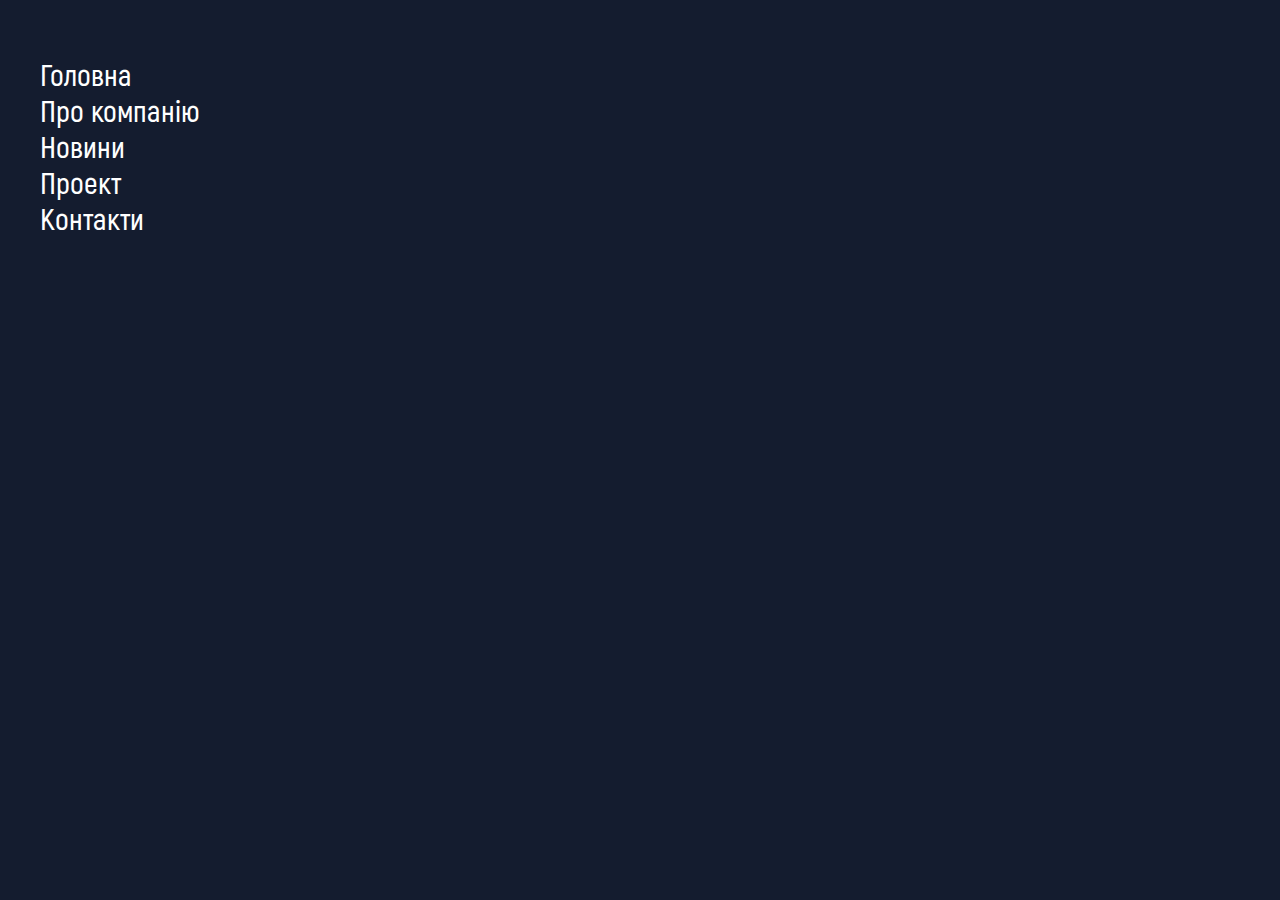
<file: sitemap.html>
<!DOCTYPE html>
<html lang="en">

<head>
    <meta charset="UTF-8">
    <meta name="viewport" content="width=device-width, initial-scale=1.0">
    <meta http-equiv="X-UA-Compatible" content="ie=edge">
    <title>Sitemap</title>
    <link rel="stylesheet" href="css/slick.css">
    <link rel="stylesheet" href="css/grid.css">
    <link rel="stylesheet" href="css/common.css">
    <link rel="stylesheet" href="css/responsive.css">
</head>

<body>
    <ul>
        <li><a href="index.html" target="_blank">Головна</a></li>
        <li><a href="company.html" target="_blank">Про компанію</a></li>
        <li><a href="news.html" target="_blank">Новини</a></li>
        <li><a href="project.html" target="_blank">Проект</a></li>
        <li><a href="contact.html" target="_blank">Контакти</a></li>
    </ul>

    <style>
        ul {
            padding: 0;
            padding: 40px;
            list-style-type: none;
        }

        a {
            font-family: AkrobatSemiBold;
            color: #fff;
            font-size: 30px;
        }
    </style>

    <script src="js/jquery.min.js"></script>
    <script src="js/slick.min.js"></script>
    <script src="js/common.js"></script>

</body>

</html>
</file>
<file: css/common.css>
/* ===================================================================FONTS */
@font-face {
    font-family: GothaProNarMed;
    src: url(../fonts/GothaProNarMed.otf);
}

@font-face {
    font-family: GothaProBold;
    src: url(../fonts/GothamPro-Bold.ttf);
}

@font-face {
    font-family: GothamProBlack;
    src: url(../fonts/GothamProBlack.ttf);
}

@font-face {
    font-family: GothamProLight;
    src: url(../fonts/GothamPro-Light.ttf);
}

@font-face {
    font-family: GothamPro;
    src: url(../fonts/GothamPro.ttf);
}

@font-face {
    font-family: AkrobatBold;
    src: url(../fonts/Akrobat_Bold.ttf);
}

@font-face {
    font-family: AkrobatLight;
    src: url(../fonts/Akrobat_Light.ttf);
}

@font-face {
    font-family: AkrobatRegular;
    src: url(../fonts/Akrobat.ttf);
}

@font-face {
    font-family: AkrobatSemiBold;
    src: url(../fonts/Akrobat_Semi_Bold.ttf);
}

@font-face {
    font-family: akrobat-black;
    src: url(../fonts/akrobat-black.otf);
}


/* ===================================================================FONTS END */

/* ===================================================================GENERAL */
body * {
    box-sizing: border-box;
}

body {
    padding: 0;
    margin: 0;
    background-color: #141c2f;
}

p {
    margin-top: 0;
}

.el-center {
    text-align: center;
}

.el-right {
    text-align: right;
}

.circh3 {
    font-family: GothaProNarMed;
    color: #141c2f;
    font-size: 71px;
    background-color: #dab544;
    border-radius: 40px;
    -webkit-border-radius: 40px;
    -moz-border-radius: 40px;
    -ms-border-radius: 40px;
    -o-border-radius: 40px;
    display: inline-block;
    /* padding: 6px 42px; */
    padding: 6px 25px;
    margin: 0;
    text-transform: uppercase;
}

.genh3,
h3:not(.circh3) {
    font-family: GothaProNarMed;
    color: #dab544;
    font-size: 71px;
    text-transform: uppercase;
    text-align: center;
    margin: 0;
}

a {
    text-decoration: none;
}

a,
a:hover,
a:focus,
button,
button:hover,
button:focus,
input,
input:hover,
input:focus {
    outline: none;
}

.generallist {
    list-style-type: none;
    padding: 0;
    margin: 0;
}



/* ===================================================================GENERAL END*/

/*  ===================================================================HEADER */
header.header {
    position: absolute;
    left: 0;
    top: 40px;
    padding: 0 100px;
    z-index: 2;
    width: 100%;
    display: flex;
    align-items: center;
    justify-content: space-between;
}

.header__logo a img {
    max-width: 300px;
}

.header__nav ul li {
    display: inline-block;
    position: relative;
}

.header__nav ul li:after {
    content: "";
    display: inline-block;
    height: 5px;
    width: 0;
    left: 0;
    bottom: -13px;
    position: absolute;
    background-color: #fff;
    transition: .5s;
    -webkit-transition: .5s;
    -moz-transition: .5s;
    -ms-transition: .5s;
    -o-transition: .5s;
    overflow: hidden;
    display: block;
    margin: 0 auto;
    right: 0;
    -webkit-transform: skew(40deg);
    -moz-transform: skew(40deg);
    -o-transform: skew(40deg);
    background: #fff;
}

.header__nav ul li.active:after {
    width: 100%;
    overflow: initial;
}

.header__nav ul li:hover:after {
    width: 100%;
    overflow: initial;
}

.header__nav ul li:not(:last-child) {
    margin-right: 75px;
}

.header__nav ul li a {
    font-family: GothaProNarMed;
    font-size: 28px;
    color: #c49c50;
    transition: .5s;
    -webkit-transition: .5s;
    -moz-transition: .5s;
    -ms-transition: .5s;
    -o-transition: .5s;
}

.header__nav ul li.active a,
.header__nav ul li a:hover {
    color: #fff;
}

/*  ===================================================================HEADER END*/

/*  ===================================================================MAINSLIDER */
.mainslider,
.mainvideo {
    height: 100vh;
    overflow: hidden;
    position: relative;
}

.maintopslider,
.maintopslider .slick-slide {
    height: 100vh;
}

#mainvideo {
    width: 100%;
    height: 100%;
    object-fit: cover;
    object-position: 50% 50%;
    position: absolute;
}

.maintopslider .maintopslider__slide>img {
    height: 100%;
    width: 100%;
    object-fit: cover;
    object-position: 50% 50%;
    position: absolute;
    left: 0;
    top: 0;
    width: 100%;
    height: 100%;
}

.mainslider img {
    width: 100%;
    height: 100%;
    object-fit: cover;
    object-position: 50% 50%;
    opacity: .5;
}

.mainslider__shadow {
    position: absolute;
    left: 0;
    top: 0;
    width: 100%;
    background: radial-gradient(circle, rgba(20, 28, 47, 0) 0%, rgba(20, 28, 47, 1) 100%);
    height: 100%;
    z-index: 1;
}

.slider__title {
    font-size: 87px;
    color: #fff;
    font-family: GothaProBold;
    position: relative;
    z-index: 1;
    margin: 0;
    text-transform: uppercase;
}

.maintopslider__slide {
    display: flex;
    align-items: center;
    justify-content: center;
    width: 100%;
    height: 100%;
}

.mainslider .slick-slide .slider__title {
    transform: translateX(-100px);
    -webkit-transform: translateX(-100px);
    -moz-transform: translateX(-100px);
    -ms-transform: translateX(-100px);
    -o-transform: translateX(-100px);
    opacity: 0;
    transition: 1s;
    -webkit-transition: 1s;
    -moz-transition: 1s;
    -ms-transition: 1s;
    -o-transition: 1s;
}

.mainslider .slick-slide.slick-current .slider__title {
    transform: translateX(0px);
    -webkit-transform: translateX(0px);
    -moz-transform: translateX(0px);
    -ms-transform: translateX(0px);
    -o-transform: translateX(0px);
    opacity: 1;
}

/*  ===================================================================MAINSLIDER END */

/*  ===================================================================NEWS */
.news {
    padding: 130px 0 80px 0;
}

.news h3 {
    margin-bottom: 80px;
}

.new__picblock {
    position: relative;
    padding-right: 15%;
}

.mark-news,
.mark-newstop {
    position: absolute;
}


.new__textblock {
    padding-right: 15%;
}

.new__picblock .newsgenpic {
    overflow: hidden;
    height: 370px;
    width: 100%;
}

.new__picblock .newsgenpic img {
    height: 100%;
    width: 100%;
    object-fit: cover;
    object-position: 50% 50%;
    transition: .7s;
    -webkit-transition: .7s;
    -moz-transition: .7s;
    -ms-transition: .7s;
    -o-transition: .7s;
    transform: scale(1.01);
    -webkit-transform: scale(1.01);
    -moz-transform: scale(1.01);
    -ms-transform: scale(1.01);
    -o-transform: scale(1.01);
}

.new__picblock:hover .newsgenpic img {
    transform: scale(1.05);
    -webkit-transform: scale(1.05);
    -moz-transform: scale(1.05);
    -ms-transform: scale(1.05);
    -o-transform: scale(1.05);
}

.new__textblock .date {
    font-family: AkrobatBold;
    font-size: 24px;
    color: #fff;
    margin: 0 0 36px 0;
    line-height: 1;
}

.new__textblock .title {
    font-family: GothaProNarMed;
    color: #dab544;
    font-size: 22px;
    text-transform: uppercase;
    margin: 0 0 60px 0;
    display: block;
}

.new__textblock .descr {
    margin: 0 0 47px 0;
    font-family: AkrobatBold;
    font-size: 18px;
    color: #fff;
}

.new__textblock .readmore {
    font-family: GothaProNarMed;
    font-size: 20px;
    color: #dab544;
    display: inline-flex;
    height: 40px;
    width: 160px;
    border: 3px solid #dab544;
    align-items: center;
    justify-content: center;
    border-radius: 10px;
    -webkit-border-radius: 10px;
    -moz-border-radius: 10px;
    -ms-border-radius: 10px;
    -o-border-radius: 10px;
    transition: .5s;
    -webkit-transition: .5s;
    -moz-transition: .5s;
    -ms-transition: .5s;
    -o-transition: .5s;
}

.new__textblock .readmore:hover {
    background-color: #dab544;
    color: #141c2f;
    border-radius: 20px;
    -webkit-border-radius: 20px;
    -moz-border-radius: 20px;
    -ms-border-radius: 20px;
    -o-border-radius: 20px;
}

.mark-news {
    width: 120px;
    height: 42px;
    display: inline-block;
    position: absolute;
    top: 3px;
    left: -9px;
    background-image: url(../image/mark.png);
    background-size: 100% 100%;
}

.mark-newstop {
    width: 120px;
    height: 42px;
    display: inline-block;
    position: absolute;
    top: 3px;
    right: -9px;
    background-image: url(../image/mark-reverse.png);
    background-size: 100% 100%;
    text-align: right;
}

.mark-news span {
    font-family: GothamProBlack;
    color: #141c2f;
    font-size: 24px;
    text-transform: uppercase;
    top: 4px;
    position: relative;
    padding-left: 16px;
}

.mark-newstop span {
    font-family: GothamProBlack;
    color: #141c2f;
    font-size: 24px;
    text-transform: uppercase;
    top: 4px;
    position: relative;
    padding-right: 16px;
}

.newsection .colwrap:not(:last-child) {
    margin-bottom: 100px;
}

.newsection .colwrap:nth-child(even) .col50:first-child {
    order: 2;
}

.newsection .colwrap:nth-child(even) .col50:nth-child(2) {
    order: 1;
}

.newsection .colwrap:nth-child(even) .new__picblock {
    padding-right: 0;
    padding-left: 15%;
}

.newsection .colwrap:nth-child(even) .new__textblock {
    text-align: right;
    padding-right: 0;
    padding-left: 15%;
}


/*  ===================================================================NEWS END */

/*  ===================================================================ABOUT */
.about {
    padding: 80px 0 280px 0;
}

.about h3 {
    margin-bottom: 75px;
}

.about__picblock {
    height: 625px;
    position: relative;
    display: flex;
    align-items: center;
    justify-content: center;
}

.about__picblock>img {
    width: 100%;
    height: 100%;
    object-fit: cover;
    object-position: 50% 50%;
    position: absolute;
    opacity: 55%;
}

.about__picblock p {
    padding: 0 100px;
    margin: 0;
    font-family: GothamProBlack;
    color: #fff;
    font-size: 25px;
    position: relative;
    text-transform: uppercase;
    text-align: justify;
}

.about__linetexts {
    padding: 210px 0 160px 0;
    position: relative;
}

.about__linetexts-top span,
.about__linetexts-bottom span {
    font-size: 48px;
    color: #dab544;
    font-family: GothamProBlack;
    display: inline-flex;
    width: 33.3333%;
    justify-content: center;
    text-align: center;
    position: relative;
    text-transform: uppercase;
}



.about_cont {
    display: flex;
    align-items: center;
    justify-content: space-between;
    border-bottom: 3px solid #dab544;
    padding-bottom: 100px;
    position: relative;
    max-width: 84%;
    width: 100%;
    position: relative;
}

.about__linetexts-top .about_cont {
    align-items: flex-end;
}

.about__linetexts-bottom .about_cont {
    align-items: flex-start;
}

.about__linetexts-bottom .about_cont {
    border: none;
}

.about__linetexts-bottom .about_cont {
    border: none;
    padding-bottom: 0;
    padding-top: 100px;
}

.about__linetexts-top span:after {
    content: "";
    display: inline-block;
    width: 6px;
    height: 62px;
    background-color: #dab544;
    position: absolute;
    bottom: -101px;
}

.about__linetexts-bottom span:after {
    content: "";
    display: inline-block;
    width: 6px;
    height: 62px;
    background-color: #dab544;
    position: absolute;
    top: -101px;
}

.about__linetexts-top {

    display: flex;
    justify-content: flex-end;
    /* padding-left: 300px; */
}

.about__linetexts-bottom {
    /* padding-right: 272px; */
    /* padding-left: 300px; */
    display: flex;
    justify-content: flex-end;
}

.about__linetexts-bottom span {
    transform: translateX(-49.4%);
    -webkit-transform: translateX(-49.4%);
    -moz-transform: translateX(-49.4%);
    -ms-transform: translateX(-49.4%);
    -o-transform: translateX(-49.4%);
}

.abvtext .subtitle {
    font-family: GothamProLight;
    font-size: 24px;
    color: #fefefe;
    margin: 0 0 30px 0;
    text-transform: uppercase;
}

.abvtext .title {
    color: #dab544;
    font-size: 55px;
    font-family: AkrobatLight;
    margin: 0 0 87px 0;
    text-transform: uppercase;
    position: relative;
}

.abvtext .title:after {
    content: "";
    display: inline-block;
    height: 3px;
    width: 112px;
    background-color: #dab544;
    position: absolute;
    left: 0;
    bottom: -38px;
}

.abvtext .descr p {
    font-family: GothamProLight;
    font-size: 18px;
    color: #fff;
    margin: 0 0 25px 0;
    line-height: 22px;
    text-align: justify;
}

.about__vertboxes .left {
    padding-right: 112px;
}

.about__vertboxes .right {
    padding-left: 112px;
}

.about__vertboxes .abvtext:not(:last-child) {
    margin-bottom: 155px;
}

.about__vertboxes .left .abvtext:first-child {
    margin-top: 235px;
}

.about__vertboxes .left:after {
    content: "";
    display: inline-block;
    height: 100%;
    position: absolute;
    right: -1.5px;
    bottom: 0;
    width: 3px;
    background-color: #dab544;
    height: calc(100% - 90px);
}

.about__vertboxes .left:before {
    content: "";
    display: inline-block;
    height: 3px;
    width: 29px;
    position: absolute;
    bottom: -1px;
    right: -14px;
    background-color: #dab544;
}

.about__vertboxes .left .abvtext .subtitle {
    text-align: right;
}

.about__vertboxes .left .abvtext .title {
    display: inline-block;
}

.about__vertboxes .left .titlesbox {
    display: flex;
    justify-content: flex-end;
    flex-wrap: wrap;
}

.about__vertboxes .right .title:before,
.about__vertboxes .left .title:before {
    content: "";
    display: inline-block;
    height: 6px;
    background-color: #dab544;
    width: 60px;
    position: absolute;
    top: 50%;
}

.about__vertboxes .left .title:before {
    right: -112px;
}

.about__vertboxes .right .title:before {
    left: -112px;

}

/*  ===================================================================ABOUT END */
/* =================================================================== MAP */
.geograph-projlink {
    font-family: AkrobatRegular;
    color: #dab544;
    font-size: 74px;
    text-transform: uppercase;
    border: 5px solid #dab544;
    border-radius: 50px;
    -webkit-border-radius: 50px;
    -moz-border-radius: 50px;
    -ms-border-radius: 50px;
    -o-border-radius: 50px;
    display: inline-block;
    padding: 15px 35px;
    margin-bottom: 170px;
}

.mapwrapper {
    width: 86%;
    margin: 0 auto;
}

.geograph-proj {
    margin-bottom: 70px;
}

/* =================================================================== MAP */

/* =================================================================== FOOTER */


.footer__topsect {
    border-top: 3px solid #dab544;
    border-bottom: 3px solid #dab544;
    padding: 65px 100px 0 100px;
}

.footer__list {
    list-style-type: none;
    padding: 0;
    margin: 0 0 35px 0;
}

.footer__list li {
    padding-right: 15px;
    margin-bottom: 25px;
}

.footer__list li:last-child {
    margin-bottom: 0;
}

.footer__list li a {
    font-family: AkrobatSemiBold;
    color: #fefefe;
    font-size: 30px;
    text-transform: uppercase;
    display: block;
    transition: .5s;
    -webkit-transition: .5s;
    -moz-transition: .5s;
    -ms-transition: .5s;
    -o-transition: .5s;
}

.footer__list li a:hover {
    opacity: .7;
}

.footer__list li:first-child a {
    color: #dab544;
    font-size: 64px;
}

.footer__topsect {
    display: flex;
    flex-wrap: wrap;
    padding-bottom: 40px;
}

.footer__topsect .footer__box {
    position: relative;
    width: 100%;
}

.footer__topsect .footer__box:first-child {
    -ms-flex: 0 0 20%;
    flex: 0 0 20%;
    max-width: 20%;
}

.footer__topsect .footer__box:nth-child(2) {
    -ms-flex: 0 0 30.5%;
    flex: 0 0 30.5%;
    max-width: 30.5%;
}

.footer__topsect .footer__box:nth-child(3) {
    -ms-flex: 0 0 21.5%;
    flex: 0 0 21.5%;
    max-width: 21.5%;
}

.footer__topsect .footer__box:nth-child(4) {
    -ms-flex: 0 0 28%;
    flex: 0 0 28%;
    max-width: 28%;
}

.footer__topsect .footer__box:nth-child(5) {
    -ms-flex: 0 0 50%;
    flex: 0 0 50%;
    max-width: 50%;
}

.footer__bottsect {
    display: flex;
    flex-wrap: wrap;
    align-items: center;
    justify-content: space-between;
    padding: 35px 100px;
}

.footer__bottsect>p,
.footer__bottsect>div {
    width: 33.33333%;
}

.footer__bottsect>div {
    text-align: right;
}

.footer__bottsect>div p {
    max-width: 280px;
    display: inline-block;
}

.footer__bottsect p,
.footer__bottsect p a {
    font-family: AkrobatSemiBold;
    font-size: 24px;
    color: #fefefe;
    margin: 0;
}

.footer__bottsect p a,
.footer__bottsect p span {
    display: block;
    text-align: center;

}

.scrollto {
    position: absolute;
    bottom: 80px;
    right: 0;
    left: 0;
    display: block;
    margin: 0 auto;
    width: 80px;
    animation: change 2.5s infinite;
    animation-fill-mode: forwards;
    -webkit-animation-fill-mode: forwards;
    -webkit-animation: change 2.5s infinite;
}

@-webkit-keyframes change {
    0% {
        transform: translateY(-15px);
        -webkit-transform: translateY(-15px);
        -moz-transform: translateY(-15px);
        -ms-transform: translateY(-15px);
        -o-transform: translateY(-15px);
    }

    50% {
        transform: translateY(15px);
        -webkit-transform: translateY(15px);
        -moz-transform: translateY(15px);
        -ms-transform: translateY(15px);
        -o-transform: translateY(15px);
    }

    100% {
        transform: translateY(-15px);
        -webkit-transform: translateY(-15px);
        -moz-transform: translateY(-15px);
        -ms-transform: translateY(-15px);
        -o-transform: translateY(-15px);
    }
}

@keyframes change {
    0% {
        transform: translateY(-15px);
        -webkit-transform: translateY(-15px);
        -moz-transform: translateY(-15px);
        -ms-transform: translateY(-15px);
        -o-transform: translateY(-15px);
    }

    50% {
        transform: translateY(15px);
        -webkit-transform: translateY(15px);
        -moz-transform: translateY(15px);
        -ms-transform: translateY(15px);
        -o-transform: translateY(15px);
    }

    100% {
        transform: translateY(-15px);
        -webkit-transform: translateY(-15px);
        -moz-transform: translateY(-15px);
        -ms-transform: translateY(-15px);
        -o-transform: translateY(-15px);
    }
}


.scrollto img {
    width: 80px;
    opacity: 1;
    height: auto;
    object-fit: contain;
    object-position: initial;
}


/* =================================================================== FOOTER END */

.phonemenu {
    display: none;
}

.slider__title {
    text-align: center;
}

.closemenu {
    display: none;
}

/* -- */
.mapwrapper {
    position: relative;
}

.mappop {
    position: absolute;
    background-color: #d9d9da;
    width: 150px;
    height: auto;
    display: none;
    border-radius: 5px;
    -webkit-border-radius: 5px;
    -moz-border-radius: 5px;
    -ms-border-radius: 5px;
    -o-border-radius: 5px;
    padding: 5px;
}

.mappop span {
    font-family: GothaProNarMed;
    text-align: center;
    display: block;
}

.mappop img {
    max-width: 100%;
}

.mappop[data-obl="simfer"] {
    left: 62%;
    top: 80%;
}

.mappop[data-obl="herson"] {
    right: 33%;
    top: 63%;
}

.mappop[data-obl="zapor"] {
    right: 21%;
    top: 55%;
}

.mappop[data-obl="donetsk"] {
    right: 11%;
    top: 45%;
}

.mappop[data-obl="lugansk"] {
    right: 5%;
    top: 34%;
}

.mappop[data-obl="harkiv"] {
    right: 18%;
    top: 27%;
}

.mappop[data-obl="dnepr"] {
    right: 27%;
    top: 42%;
}

.mappop[data-obl="mykolaiv"] {
    right: 42%;
    top: 55%;
}

.mappop[data-obl="odesa"] {
    right: 52%;
    top: 63%;
}

.mappop[data-obl="kirov"] {
    right: 40%;
    top: 42%;
}

.mappop[data-obl="poltava"] {
    right: 33%;
    top: 28%;
}

.mappop[data-obl="sumy"] {
    right: 31%;
    top: 11%;
}

.mappop[data-obl="chernigiv"] {
    right: 42%;
    top: 9%;
}

.mappop[data-obl="cherkasy"] {
    right: 45%;
    top: 33%;
}

.mappop[data-obl="kiiv"] {
    right: 49%;
    top: 22%;
}

.mappop[data-obl="vinn"] {
    right: 59%;
    top: 36%;
}

.mappop[data-obl="jitom"] {
    right: 60%;
    top: 17%;
}

.mappop[data-obl="hmel"] {
    left: 23%;
    top: 30%;
}

.mappop[data-obl="rivne"] {
    left: 21%;
    top: 12%;
}

.mappop[data-obl="lutsk"] {
    left: 14%;
    top: 9%;
}

.mappop[data-obl="ternop"] {
    left: 17%;
    top: 30%;
}

.mappop[data-obl="lviv"] {
    left: 8%;
    top: 25%;
}

.mappop[data-obl="ivanfr"] {
    left: 11%;
    top: 39%;
}

.mappop[data-obl="chernivci"] {
    left: 18%;
    top: 42%;
}

.mappop[data-obl="ujgorod"] {
    left: 4%;
    top: 40%;
}

text.countanim {
    color: #dab544;
    position: relative;
    left: initial;
    top: initial;
    text-align: right;
}

.header__nav ul li:first-child {
    display: none;
}

.preloader-page {
    position: fixed;
    left: 0;
    top: 0;
    width: 100%;
    height: 100vh;
    z-index: 999;
}

.prlogo {
    width: 100px;
}

.preloader-page {
    background-color: #2c2d44;
    display: flex;
    align-items: center;
    justify-content: center;
}


.wave .loader {
    width: 100px;
    height: 100px;
}

.wave .loader>div {
    float: left;
    margin: 40% 2% 0 0;
    width: 4%;
    height: 16%;
    background-color: #c49c50;
    animation: wave 1s cubic-bezier(0.2, 0.68, 0.18, 1.08) infinite;
}

.wave .loader .line-1 {
    margin-left: 30%;
}

.wave .loader .line-1 {
    animation-delay: 0.1s;
}

.wave .loader .line-2 {
    animation-delay: 0.2s;
}

.wave .loader .line-3 {
    animation-delay: 0.3s;
}

.wave .loader .line-4 {
    animation-delay: 0.4s;
}

.wave .loader .line-5 {
    animation-delay: 0.5s;
}

@keyframes wave {

    0%,
    100% {
        transform: scaleY(1);
        -webkit-transform: scaleY(1);
        -moz-transform: scaleY(1);
        -ms-transform: scaleY(1);
        -o-transform: scaleY(1);
    }

    50% {
        transform: scaleY(2);
        -webkit-transform: scaleY(2);
        -moz-transform: scaleY(2);
        -ms-transform: scaleY(2);
        -o-transform: scaleY(2);
    }
}

@-webkit-keyframes wave {

    0%,
    100% {
        transform: scaleY(1);
        -webkit-transform: scaleY(1);
        -moz-transform: scaleY(1);
        -ms-transform: scaleY(1);
        -o-transform: scaleY(1);
    }

    50% {
        transform: scaleY(2);
        -webkit-transform: scaleY(2);
        -moz-transform: scaleY(2);
        -ms-transform: scaleY(2);
        -o-transform: scaleY(2);
    }
}

@keyframes rotate {
    100% {
        transform: rotate(360deg);
        -webkit-transform: rotate(360deg);
        -moz-transform: rotate(360deg);
        -ms-transform: rotate(360deg);
        -o-transform: rotate(360deg);
    }
}

@-webkit-keyframes rotate {
    100% {
        transform: rotate(360deg);
        -webkit-transform: rotate(360deg);
        -moz-transform: rotate(360deg);
        -ms-transform: rotate(360deg);
        -o-transform: rotate(360deg);
    }
}

/* COMPANY================================================================================== */
.company-firstscreen {
    height: calc(100vh + 310px);
    position: relative;
    display: flex;
    align-items: center;
    justify-content: center;
}

.company-firstscreen>img {
    object-fit: cover;
    object-position: 50% 50%;
    position: absolute;
    left: 0;
    top: 0;
    width: 100%;
    height: 100%;
    opacity: .5;
}

.company-firstscreen>p {
    font-family: akrobat-black;
    margin: 0;
    color: #fff;
    font-size: 87px;
    position: relative;
    z-index: 3;
    margin-top: -300px;
}


.diract__titlebox .title,
.machinery h3,
.technology h3,
.company-project h3 {
    font-family: AkrobatBold;
    font-size: 52px;
    background-color: #f9c31f;
    border-radius: 0 0 50px 50px;
    -webkit-border-radius: 0 0 50px 50px;
    -moz-border-radius: 0 0 50px 50px;
    -ms-border-radius: 0 0 50px 50px;
    -o-border-radius: 0 0 50px 50px;
    text-align: center;
    text-transform: uppercase;
    margin: 0 0 150px 0;
    padding: 48px 0;
    color: #141c2f;
}

.diract__titlebox {
    width: calc(100% - 200px);
    margin: 0 auto;
    margin-top: -305px;
    position: relative;
    z-index: 2;
    background-color: #141c2f;
    border-radius: 50px 50px 0 0;
    -webkit-border-radius: 50px 50px 0 0;
    -moz-border-radius: 50px 50px 0 0;
    -ms-border-radius: 50px 50px 0 0;
    -o-border-radius: 50px 50px 0 0;
}

.company-firstscreen .mainslider__shadow {
    background: linear-gradient(to top, rgba(20, 28, 47, 0) 0%, #141c2f);
}

.company__linetexts {
    position: relative;
    max-width: 84%;
    width: 100%;
    margin-bottom: 125px;
}

.company__linetexts .comp-linet__top {
    position: relative;
    height: 260px;
    display: flex;
    justify-content: space-around;
    align-items: flex-end;
    padding-bottom: 120px;
}

.company__linetexts .comp-linet__bottom {
    position: relative;
    height: 260px;
    display: flex;
    justify-content: space-around;
    align-items: flex-start;
    padding-top: 120px;
}

.company__linetexts .comp-linet__top:after {
    content: "";
    display: block;
    width: 100%;
    left: 0;
    bottom: 0;
    height: 4px;
    background-color: #f9c31f;
    position: absolute;
}

.comp-linet__text {
    font-family: AkrobatBold;
    text-transform: uppercase;
    font-size: 29px;
    color: #f9c31f;
    width: 50%;
    display: inline-block;
    text-align: center;
    position: relative;
}

.comp-linet__text:after {
    content: "";
    display: inline-block;
    width: 6px;
    height: 96px;
    background-color: #f9c31f;
    position: absolute;
    left: 50%;
    margin-left: -3px;
}

.comp-linet__top .comp-linet__text:after {
    bottom: 0;
    margin-bottom: -118px;
}

.comp-linet__bottom .comp-linet__text:after {
    top: 0;
    margin-top: -123px;
}

.comp-linet__text p {
    margin: 0;
    width: 320px;
    margin: 0 auto;
}

.comp-linet__bottom .comp-linet__text {
    transform: translateX(49.6%);
    -webkit-transform: translateX(49.6%);
    -moz-transform: translateX(49.6%);
    -ms-transform: translateX(49.6%);
    -o-transform: translateX(49.6%);
}

.boxovhidd {
    overflow: hidden;
}

.company__posts {
    width: calc(100% - 200px);
    margin: 0 auto;
    max-width: 1715px;
}

.company__post {
    padding: 45px 90px 50px 90px;
    position: relative;
}

.company__post-pic {
    position: relative;
}

.company__post-pic .colorbox {
    height: 505px;
    width: calc(100% - 70px);
    background-color: #f9c31f;
    border-radius: 30px;
    -webkit-border-radius: 30px;
    -moz-border-radius: 30px;
    -ms-border-radius: 30px;
    -o-border-radius: 30px;
    position: relative;
    z-index: 1;
    position: absolute;
    left: 0;
    top: 0;
}

.company__post-pic>a {
    display: flex;
    justify-content: flex-end;
    align-items: flex-end;
}

.company__post-pic .picbox {
    position: relative;
    z-index: 2;
    overflow: hidden;
    width: calc(100% - 50px);
    height: 520px;
    margin-top: 50px;
}

.company__post-pic .picbox img {
    width: 100%;
    height: 100%;
    object-fit: cover;
    object-position: 50% 50%;
    transition: .5s;
    -webkit-transition: .5s;
    -moz-transition: .5s;
    -ms-transition: .5s;
    -o-transition: .5s;
    transform: scale(1.01);
    -webkit-transform: scale(1.01);
    -moz-transform: scale(1.01);
    -ms-transform: scale(1.01);
    -o-transform: scale(1.01);
}

.company__post-pic a:hover .picbox img {
    transform: scale(1.05);
    -webkit-transform: scale(1.05);
    -moz-transform: scale(1.05);
    -ms-transform: scale(1.05);
    -o-transform: scale(1.05);
}

.company__post-descr {
    padding-top: 40px;
}

.company__post-descr .title {
    font-family: AkrobatBold;
    color: #f9c31f;
    font-size: 38px;
    display: block;
    text-transform: uppercase;
    padding-bottom: 40px;
    position: relative;
    margin-bottom: 70px;
    height: 133px;
}

.company__post-descr .title:before {
    content: "";
    display: inline-block;
    width: 100px;
    height: 3px;
    background-color: #f9c31f;
    position: absolute;
    left: 0;
    bottom: 0;
}


.company__post-descr .descr {
    background-color: #878b95;
    border-radius: 10px 10px 30px 30px;
    -webkit-border-radius: 10px 10px 30px 30px;
    -moz-border-radius: 10px 10px 30px 30px;
    -ms-border-radius: 10px 10px 30px 30px;
    -o-border-radius: 10px 10px 30px 30px;
    padding: 20px 10px 20px 10px;
}

.company__post-descr .descr p {
    color: #141c2f;
    font-size: 24px;
    font-family: AkrobatSemiBold;
}

.company__post-descr .descr p:last-child {
    margin-bottom: 0;
}

.company__posts .company__post:nth-child(even) .col-lg-6 {
    order: 2;
}

.company__posts .company__post:nth-child(even) .col-lg-5 {
    order: 1;
}

.company__posts .company__post:nth-child(even) .company__post-pic .colorbox {
    left: initial;
    right: 0;
}

.company__posts .company__post:nth-child(even) .company__post-pic>a {
    justify-content: flex-start;
}

.company__posts .company__post:nth-child(even) .col-lg-5.offset-lg-1 {
    margin-right: 8.333333%;
    margin-left: 0;
}

.company__posts .company__post:nth-child(odd):before {
    content: "";
    display: inline-block;
    width: 3px;
    background-color: #f9c31f;
    height: calc(100% - 215px);
    position: absolute;
    right: 0;
    bottom: 0;
}

.company__posts .company__post:nth-child(odd):after {
    content: "";
    display: inline-block;
    height: 3px;
    width: 100%;
    background-color: #f9c31f;
    position: absolute;
    bottom: 0;
    left: 0;
}

.company__posts .company__post:nth-child(even):before {
    content: "";
    display: inline-block;
    height: 215px;
    width: 3px;
    background-color: #f9c31f;
    position: absolute;
    left: 0;
    top: 0;
}

.company__posts .company__post:nth-child(odd) .company__post-descr .title:after {
    content: "";
    display: inline-block;
    width: 78px;
    height: 3px;
    background-color: #f9c31f;
    position: absolute;
    right: -88px;
    bottom: 0;
}

.machinery {
    padding-top: 200px;
}

.machinery h3,
.technology h3,
.company-project h3 {
    margin-bottom: 75px;
    font-size: 72px;
    padding: 37px 0;
}

.machinery .subtitle,
.technology .subtitle,
.company-project .subtitle {
    font-family: AkrobatBold;
    font-size: 48px;
    color: #f9c31f;
    text-align: center;
    padding-bottom: 70px;
    position: relative;
    margin-bottom: 120px;
}

.machinery .subtitle:after,
.technology .subtitle:after {
    position: absolute;
    display: block;
    width: 20%;
    content: "";
    height: 3px;
    left: 0;
    right: 0;
    margin: 0 auto;
    bottom: 0;
    background-color: #f9c31f;
    max-width: 410px;
    width: 100%;
}

.company-machinery__slide img {
    margin: 0 auto;
    max-width: 100%;
    padding: 40px;
    max-height: 100%;
}

.company-machinery .slick-list {
    padding: 0 !important;
}

.company-machinery__slide {
    height: 550px;
    display: flex;
    align-items: center;
    justify-content: center;
    border: 2px solid #f9c31f;
    border-radius: 10px;
    -webkit-border-radius: 10px;
    -moz-border-radius: 10px;
    -ms-border-radius: 10px;
    -o-border-radius: 10px;
    cursor: pointer;

}

.company-slidersect {
    padding: 0 140px;
    position: relative;
}

.company-machinery .slick-slide {
    transform: scale(.8);
    -webkit-transform: scale(.8);
    -moz-transform: scale(.8);
    -ms-transform: scale(.8);
    -o-transform: scale(.8);
    transition: .5s;
    -webkit-transition: .5s;
    -moz-transition: .5s;
    -ms-transition: .5s;
    -o-transition: .5s;
}

.company-machinery .slick-slide.slick-current {
    transform: scale(1);
    -webkit-transform: scale(1);
    -moz-transform: scale(1);
    -ms-transform: scale(1);
    -o-transform: scale(1);
}

.company-machinery .slick-arrow,
.company-project__slider .slick-arrow {
    position: absolute;
    width: 50px;
    height: 100px;
    border: none;
    background-color: transparent;
    top: 50%;
    transform: translateY(-50%);
    -webkit-transform: translateY(-50%);
    -moz-transform: translateY(-50%);
    -ms-transform: translateY(-50%);
    -o-transform: translateY(-50%);
    cursor: pointer;
}

.company-machinery .slick-prev.slick-arrow,
.company-project__slider .slick-prev.slick-arrow {
    background-image: url(../image/arrslideleft.png);
    left: -45px;
}

.company-machinery .slick-next.slick-arrow,
.company-project__slider .slick-next.slick-arrow {
    background-image: url(../image/arrslideright.png);
    right: -45px;
}

.company-characteristics {
    width: 547px;
    margin: 0 auto;
    margin-top: 20px;
}

.company-characteristics__slide>p {
    margin: 0 0 50px 0;
    font-family: GothaProNarMed;
    color: #141c2f;
    font-size: 60px;
    background-color: #f9c31f;
    text-align: center;
    border-radius: 0 0 50px 50px;
    -webkit-border-radius: 0 0 50px 50px;
    -moz-border-radius: 0 0 50px 50px;
    -ms-border-radius: 0 0 50px 50px;
    -o-border-radius: 0 0 50px 50px;
}

.characteristics__box {
    background-color: #878b95;
    padding: 20px 35px;
    border-radius: 10px 10px 30px 30px;
    -webkit-border-radius: 10px 10px 30px 30px;
    -moz-border-radius: 10px 10px 30px 30px;
    -ms-border-radius: 10px 10px 30px 30px;
    -o-border-radius: 10px 10px 30px 30px;
}

.characteristics__field p {
    margin: 0 0 15px 0;
    color: #fce08d;
    text-transform: uppercase;
    font-family: AkrobatSemiBold;
    font-size: 24px;

}

.slick-slide:focus {
    outline: none;
}

.company-characteristics .yellow-line {
    position: relative;
    height: 30px;
    border-radius: 15px;
    -webkit-border-radius: 15px;
    -moz-border-radius: 15px;
    -ms-border-radius: 15px;
    -o-border-radius: 15px;
    background-color: #fff324;
}

.characteristics__box .characteristics__field:last-child {
    margin-bottom: 0;
}

.characteristics__box .characteristics__field {
    margin-bottom: 20px;
}

.company-characteristics .blue-line {
    position: absolute;
    left: 0;
    top: 0;
    height: 100%;
    background-color: #141c2f;
    border-radius: 15px;
    -webkit-border-radius: 15px;
    -moz-border-radius: 15px;
    -ms-border-radius: 15px;
    -o-border-radius: 15px;
    transition: 1s;
    -webkit-transition: 1s;
    -moz-transition: 1s;
    -ms-transition: 1s;
    -o-transition: 1s;
    width: 0;
}

.company-characteristics .slick-current .blue-line.w10 {
    width: 10%;
}

.company-characteristics .slick-current .blue-line.w20 {
    width: 20%;
}

.company-characteristics .slick-current .blue-line.w30 {
    width: 30%;
}

.company-characteristics .slick-current .blue-line.w40 {
    width: 40%;
}

.company-characteristics .slick-current .blue-line.w50 {
    width: 50%;
}

.company-characteristics .slick-current .blue-line.w60 {
    width: 60%;
}

.company-characteristics .slick-current .blue-line.w70 {
    width: 70%;
}

.company-characteristics .slick-current .blue-line.w80 {
    width: 80%;
}

.company-characteristics .slick-current .blue-line.w90 {
    width: 90%;
}

.company-characteristics .slick-current .blue-line.w100 {
    width: 100%;
}

.technology {
    padding-top: 260px;
}

.company__posts.noborder .company__post:nth-child(odd) .company__post-descr .title:after,
.company__posts.noborder .company__post:nth-child(odd):before,
.company__posts.noborder .company__post:nth-child(odd):after,
.company__posts.noborder .company__post:nth-child(even):before {
    display: none;
}

.company-project {
    padding-top: 200px;
    padding-left: 140px;
    padding-right: 140px;
}

.company-project__slider .company-project__slide {
    width: 375px;
}

.company-project__slider .company-project__slide {
    border-radius: 10px;
    -webkit-border-radius: 10px;
    -moz-border-radius: 10px;
    -ms-border-radius: 10px;
    -o-border-radius: 10px;
    background-color: #878b95;
    padding: 38px 30px 20px 30px;
    transition: .5s;
    -webkit-transition: .5s;
    -moz-transition: .5s;
    -ms-transition: .5s;
    -o-transition: .5s;
}

.company-project__slider .company-project__slide .picbox {
    width: 100%;
    height: 320px;
    overflow: hidden;
    margin-bottom: 30px;
}

.company-project__slider .company-project__slide .picbox img {
    width: 100%;
    height: 100%;
    object-fit: cover;
    object-position: 50% 50%;
}

.company-project__slider .company-project__slide .descrbox .title {
    font-family: AkrobatBold;
    font-size: 24px;
    color: #878b95;
    background-color: #141c2f;
    text-align: center;
    border-radius: 30px;
    -webkit-border-radius: 30px;
    -moz-border-radius: 30px;
    -ms-border-radius: 30px;
    -o-border-radius: 30px;
    padding: 15px 0;
    margin-bottom: 20px;
    text-transform: uppercase;
}

.company-project__slider .company-project__slide .descrbox .descr {
    font-family: AkrobatSemiBold;
    font-size: 24px;
    height: 90px;
    overflow: hidden;
    color: #141c2f;
}

.company-project__slider .company-project__slide a {
    display: none;
}

.company-project__slider .slick-slide {
    width: 750px;
}

.company-project__slider .company-project__slide {
    width: 100%;
}

.company-project__slider .slick-slide.slick-current {
    transform: scale(1);
    -webkit-transform: scale(1);
    -moz-transform: scale(1);
    -ms-transform: scale(1);
    -o-transform: scale(1);
}

.company-project__slider .slick-slide.slick-current .company-project__slide a {
    display: block;
    font-size: 36px;
    font-family: AkrobatSemiBold;
    color: #f9c31f;
    text-transform: uppercase;
    background-color: #141c2f;
    border-radius: 37px;
    -webkit-border-radius: 37px;
    -moz-border-radius: 37px;
    -ms-border-radius: 37px;
    -o-border-radius: 37px;
    text-align: center;
    max-width: 290px;
    margin: 0 auto;
    padding: 15px 0;
}

.company-project__slider .slick-slide {
    transform: scale(.8);
    -webkit-transform: scale(.8);
    -moz-transform: scale(.8);
    -ms-transform: scale(.8);
    -o-transform: scale(.8);
    transition: .5s;
    -webkit-transition: .5s;
    -moz-transition: .5s;
    -ms-transition: .5s;
    -o-transition: .5s;
}

.company-project__slider .slick-list {
    padding: 0 !important;
}


.company-project__slider .slick-slide.slick-current .company-project__slide .descrbox .title {
    font-size: 42px;
    color: #f9c31f;
}

.company-bottpic {
    position: relative;
    overflow: hidden;
    max-height: 100vh;
}

.company-bottpic>img {
    width: 100%;
    opacity: .65;
}

.company-bottpic__shadow {
    position: absolute;
    left: 0;
    top: 0;
    width: 100%;
    height: 100%;
    background: linear-gradient(to top, rgba(20, 28, 47, 0) 0%, #141c2f);
    z-index: 1;
}

.company-bottpic:after {
    content: "";
    width: calc(100% - 200px);
    margin: 0 auto;
    position: absolute;
    z-index: 2;
    background-color: #141c2f;
    display: block;
    top: 0;
    height: 300px;
    left: 0;
    right: 0;
    border-radius: 0 0 50px 50px;
    -webkit-border-radius: 0 0 50px 50px;
    -moz-border-radius: 0 0 50px 50px;
    -ms-border-radius: 0 0 50px 50px;
    -o-border-radius: 0 0 50px 50px;
}

.company-project__slider .slick-arrow {
    margin-top: -70px;
}

/* blue header */
@media(min-width:992px) {
    header.header.blue {
        top: 0;
        padding: 30px 100px;
        background-color: #141c2f;
    }

    header.header.blue .header__nav ul li a {
        font-size: 24px;
        font-family: AkrobatBold;
        color: #dab544;
        position: relative;
        padding: 3px 15px;
        line-height: 1;
        transition: 0s;
        -webkit-transition: 0s;
        -moz-transition: 0s;
        -ms-transition: 0s;
        -o-transition: 0s;
    }

    header.header.blue .header__nav ul li.active a:after,
    header.header.blue .header__nav ul li a:hover:after {
        content: "";
        display: inline-block;
        position: absolute;
        left: 0;
        top: 0;
        width: 100%;
        height: 100%;
        background-color: #dab544;
        z-index: -1;
        -webkit-transform: skew(30deg);
        -moz-transform: skew(30deg);
        -o-transform: skew(30deg);

    }

    header.header.blue .header__nav ul li.active a,
    header.header.blue .header__nav ul li a:hover {
        color: #141c2f;
        transition: 0s;
        -webkit-transition: 0s;
        -moz-transition: 0s;
        -ms-transition: 0s;
        -o-transition: 0s;
    }

    header.header.blue .header__nav ul li:after {
        display: none;
    }
}

.company-firstscreen>p {
    text-align: center;
}

.technology .subtitle {
    text-transform: uppercase;
}


/* - line animation */
@media(min-width:1024.8px) {

    /* company */
    .company__linetexts.linehidd .comp-linet__top:after {
        width: 0;
        transition: 1s;
        -webkit-transition: 1s;
        -moz-transition: 1s;
        -ms-transition: 1s;
        -o-transition: 1s;
    }

    .company__linetexts.linehidd.visible .comp-linet__top:after {
        width: 100%;
    }

    .company__linetexts.linehidd .comp-linet__top .comp-linet__text:after,
    .company__linetexts.linehidd .comp-linet__text:after {
        height: 0;
        transition: 1s;
        -webkit-transition: 1s;
        -moz-transition: 1s;
        -ms-transition: 1s;
        -o-transition: 1s;
    }

    .company__linetexts.linehidd.visible .comp-linet__top .comp-linet__text:after,
    .company__linetexts.linehidd.visible .comp-linet__text:after {
        height: 96px;
    }

    /* index */

    .about__linetexts.mainlinehidd .about__linetexts-top .about_cont {
        border-bottom: none;
    }

    .about__linetexts.mainlinehidd .about__linetexts-top .about_cont:after {
        content: "";
        position: absolute;
        bottom: -2px;
        right: 0;
        height: 4px;
        background-color: #dab544;
        width: 0;
        transition: 1s;
        -webkit-transition: 1s;
        -moz-transition: 1s;
        -ms-transition: 1s;
        -o-transition: 1s;
    }

    .about__linetexts.mainlinehidd.visible .about__linetexts-top .about_cont:after {
        width: 100%;
    }

    .about__linetexts.mainlinehidd .about__linetexts-top span:after {
        height: 0;
        transition: 1s;
        -webkit-transition: 1s;
        -moz-transition: 1s;
        -ms-transition: 1s;
        -o-transition: 1s;
    }

    .about__linetexts.mainlinehidd.visible .about__linetexts-top span:after {
        height: 62px;
    }

    .about__linetexts.mainlinehidd .about__linetexts-bottom span:after {
        height: 0;
        transition: 1s;
        -webkit-transition: 1s;
        -moz-transition: 1s;
        -ms-transition: 1s;
        -o-transition: 1s;
    }

    .about__linetexts.mainlinehidd.visible .about__linetexts-bottom span:after {
        height: 62px;
    }

}


/* NEWS================================================================================== */
.company-firstscreen.newstop {
    text-transform: uppercase;
    padding-top: 0;
}

.directions-activity.news-sect h1 {
    color: #141c2f;
    font-size: 58px;
    font-family: AkrobatBold;
    width: 490px;
    padding: 3px 0;
    margin: 0 auto 160px;
}

.tabs_title {
    text-align: center;
    margin-bottom: 125px;
}

.tabs_title span {
    font-family: AkrobatBold;
    font-size: 36px;
    color: #141c2f;
    background-color: #878b95;
    width: 230px;
    height: 70px;
    display: inline-flex;
    align-items: center;
    justify-content: center;
    text-transform: uppercase;
    border-radius: 35px;
    margin: 0 60px;
    cursor: pointer;
    transition: .5s;
}

.tabs_title span.active {
    background-color: #dab544;
    border-radius: 35px 35px 0 0;
}

.tabs_title span:hover {
    background-color: #dab544;
    border-radius: 35px 35px 0 0;
}

.tabcontenblock {
    width: calc(100% - 300px);
    margin: 0 auto;
    max-width: 1715px;
}

.news_picnew {
    position: relative;
    overflow: hidden;
}

.news_picnew img {
    width: 100%;
}

.news_descrnew .date {
    font-family: AkrobatBold;
    color: #fff;
    font-size: 28px;
    margin-bottom: 30px;
}

.news_descrnew .title {
    font-family: GothaProNarMed;
    font-size: 25px;
    color: #dab544;
    text-transform: uppercase;
    margin-bottom: 60px;
}

.news_descrnew .descr {
    font-family: AkrobatBold;
    font-size: 21px;
    color: #fff;
    line-height: 28px;
    margin-bottom: 60px;
}

.news_descrnew a {
    font-family: GothaProNarMed;
    font-size: 20px;
    color: #dab544;
    display: inline-flex;
    height: 48px;
    width: 188px;
    border: 3px solid #dab544;
    align-items: center;
    justify-content: center;
    border-radius: 20px;
    -webkit-border-radius: 20px;
    -moz-border-radius: 20px;
    -ms-border-radius: 20px;
    -o-border-radius: 20px;
    transition: .5s;
    -webkit-transition: .5s;
    -moz-transition: .5s;
    -ms-transition: .5s;
    -o-transition: .5s;
}

.news_descrnew a:hover {
    background-color: #dab544;
    color: #141c2f;
    border-radius: 20px;
    -webkit-border-radius: 20px;
    -moz-border-radius: 20px;
    -ms-border-radius: 20px;
    -o-border-radius: 20px;
}

.tabcontenblock .row {
    margin-bottom: 110px;
}

.tabcontenblock .row:nth-child(even) .col-md-5:first-child {
    order: 2;
}

.tabcontenblock .row:nth-child(even) .col-md-5:nth-child(2) {
    order: 1;
    margin-right: 8.333333%;
}

.tabcontenblock .row:nth-child(even) .col-md-5:nth-child(2) .news_descrnew {
    text-align: right;
}

.morenews-box {
    text-align: center;
    margin-top: 150px;
}

.morenews-box a {
    display: inline-block;
    font-family: AkrobatSemiBold;
    color: #dab544;
    font-size: 56px;
    border-radius: 50px;
    border: 2px solid #dab544;
    text-transform: uppercase;
    width: 290px;
    text-align: center;
    padding: 14px 0;
    transition: .5s;
}

.directions-activity.news-sect {
    padding-bottom: 130px;
}

.morenews-box a:hover {
    color: #141c2f;
    background-color: #dab544;
}

.tabcontent.videotab iframe {
    width: 100%;
}

.embed-responsive {
    position: relative;
    display: block;
    width: 100%;
    padding: 0;
    overflow: hidden;
}

.embed-responsive:before {
    padding-top: 56.25%;
    display: block;
    content: "";
}

.embed-responsive:after {
    display: block;
    clear: both;
    content: "";
}

.embed-responsive iframe {
    position: absolute;
    top: 0;
    bottom: 0;
    left: 0;
    width: 100%;
    height: 100%;
    border: 0;
}

.videobox {
    margin-bottom: 80px;
}

.videobox .title {
    font-family: AkrobatBold;
    font-size: 54px;
    color: #dab544;
    margin: 25px 0 0 0;
}

.videobox.littvideo .title {
    font-size: 26px;
}

.tabcontent {
    display: none;
}

.tabcontent.newtab {
    display: block;
}

.news_picnew img {
    transform: scale(1.01);
    -webkit-transform: scale(1.01);
    -moz-transform: scale(1.01);
    -ms-transform: scale(1.01);
    -o-transform: scale(1.01);
    transition: .5s;
    -webkit-transition: .5s;
    -moz-transition: .5s;
    -ms-transition: .5s;
    -o-transition: .5s;
}

.news_picnew:hover img {
    transform: scale(1.05);
    -webkit-transform: scale(1.05);
    -moz-transform: scale(1.05);
    -ms-transform: scale(1.05);
    -o-transform: scale(1.05);
}

/* PROJECT===================================================================== */
.directions-activity.project-sect .diract__titlebox .title {
    font-size: 48px;
    color: #141c2f;
    font-family: AkrobatBold;
    max-width: 750px;
    margin: 0 auto 150px;
    padding: 9px 0;
}

.directions-activity.project-sect .diract__titlebox {
    margin-top: -225px;
}

.projmap {
    font-family: akrobat-black;
    color: #141c2f;
    font-size: 22px;
    background-color: #c7a946;
    display: inline-block;
    text-transform: uppercase;
    padding: 7px 11px;
    border-radius: 20px 0 20px 0;
    -webkit-border-radius: 20px 0 20px 0;
    -moz-border-radius: 20px 0 20px 0;
    -ms-border-radius: 20px 0 20px 0;
    -o-border-radius: 20px 0 20px 0;
    box-shadow: 2px 3px 16.59px 4.41px #141c2f;
    position: absolute;
}

.projmap.projmap__ternopil {
    top: 35%;
    left: 19%;
}

.projmap.projmap__vinnycia {
    top: 42%;
    left: 35%;
}

.projmap.projmap__kyiv {
    top: 26%;
    left: 44%;
}

.project-block {
    max-width: 1075px;
    margin: 0 auto;
}

.project-block__picbox {
    position: relative;
}

.project-block__picbox>img {
    width: 100%;
    padding-left: 35px;
    padding-top: 35px;
    z-index: 2;
    position: relative;
}

.project-block__picbox .yellowblock {
    background-color: #dab544;
    width: calc(100% - 35px);
    position: absolute;
    left: 0;
    top: 0;
    z-index: 1;
    height: 780px;
    border-radius: 20px;
    -webkit-border-radius: 20px;
    -moz-border-radius: 20px;
    -ms-border-radius: 20px;
    -o-border-radius: 20px;
}

.project-block {
    padding-top: 60px;
}

.project-block__picbox {
    margin-bottom: 50px;
}

.project-block__textbox {
    padding: 0 30px;
}

.project-block__textbox .title {
    font-family: AkrobatBold;
    font-size: 56px;
    color: #dab544;
    position: relative;
    padding-bottom: 45px;
    margin-bottom: 80px;
}

.project-block__textbox .title:after {
    content: "";
    display: inline-block;
    height: 6px;
    width: 285px;
    background-color: #dab544;
    position: absolute;
    left: 0;
    bottom: 0;
}

.yellowbox__textbox {
    width: 395px;
    background-color: #dab544;
    padding: 10px 10px 10px 20px;
    box-shadow: 2px 3px 90px 0px #141c2f;
    min-height: 150px;
    display: flex;
    align-items: center;
}

.yellowbox__textbox p {
    margin: 0;
    font-family: AkrobatRegular;
    color: #141c2f;
    font-size: 39px;
}

.yellowboxes .yellowbox:first-child .yellowbox__textbox {
    border-radius: 20px 20px 0 20px;
    -webkit-border-radius: 20px 20px 0 20px;
    -moz-border-radius: 20px 20px 0 20px;
    -ms-border-radius: 20px 20px 0 20px;
    -o-border-radius: 20px 20px 0 20px;
}

.yellowboxes .yellowbox:nth-child(even) .yellowbox__textbox {
    border-radius: 0 20px 20px 0;
    -webkit-border-radius: 0 20px 20px 0;
    -moz-border-radius: 0 20px 20px 0;
    -ms-border-radius: 0 20px 20px 0;
    -o-border-radius: 0 20px 20px 0;
    padding-left: 30px;
}

.yellowboxes .yellowbox:nth-child(odd) .yellowbox__textbox {
    border-radius: 20px 0 0 20px;
    -webkit-border-radius: 20px 0 0 20px;
    -moz-border-radius: 20px 0 0 20px;
    -ms-border-radius: 20px 0 0 20px;
    -o-border-radius: 20px 0 0 20px;
}

.yellowboxes .yellowbox:nth-child(even) {
    display: flex;
    justify-content: flex-end;
}

.yellowboxes .yellowbox {
    max-width: 895px;
    margin: 0 auto 90px;
}

.yellowbox__textbox {
    position: relative;
}

.yellowboxes .yellowbox:nth-child(2) {
    margin-bottom: 0;
}

.yellowboxes .yellowbox:nth-child(3) {
    margin-top: -3px;
}

.rbline:after {
    content: "";
    height: 3px;
    width: 109px;
    display: inline-block;
    background-color: #dab544;
    position: absolute;
    right: -109px;
    bottom: 0;
}

.rbline:before {
    content: "";
    display: inline-block;
    background-color: #dab544;
    height: 97px;
    width: 3px;
    position: absolute;
    bottom: -97px;
    right: -109px;
}

.lline:after {
    content: "";
    display: inline-block;
    position: absolute;
    width: 109px;
    height: 3px;
    background-color: #dab544;
    left: -109px;
    bottom: 0;
}

.bmline:after {
    display: inline-block;
    content: "";
    position: absolute;
    width: 3px;
    height: 350px;
    bottom: -345px;
    right: 0;
    background-color: #dab544;
}

.mline:after {
    display: inline-block;
    content: "";
    background-color: #dab544;
    position: absolute;
    top: 50%;
    height: 3px;
    width: 109px;
    left: -107px;
}

.lbline:after {
    content: "";
    display: inline-block;
    background-color: #dab544;
    height: 3px;
    width: 109px;
    position: absolute;
    left: -109px;
    bottom: 0;
}

.lbline:before {
    content: "";
    display: inline-block;
    background-color: #dab544;
    height: 109px;
    width: 3px;
    position: absolute;
    left: -109px;
    bottom: -109px;
}

.project-video__wrapper {
    margin: 0 auto;
    width: calc(100% - 200px);
}

.project-video {
    padding: 25px 0 150px 0;
}

.project-video .title {
    font-family: AkrobatBold;
    color: #dab544;
    font-size: 60px;
    margin: 30px 0 0 0;
}


/* CONTACT==================================================================== */
.contact-topscreen {
    height: 585px;
    background-image: url(../image/contpic.png);
    background-repeat: no-repeat;
    background-position: center top;
    background-size: cover;
    margin-top: 140px;
    display: flex;
    align-items: flex-end;
    justify-content: center;
}

.contact-topscreen__title {
    font-family: akrobat-black;
    font-size: 87px;
    color: #fff;
    text-transform: uppercase;
    margin: 0 0 100px 0;
}

.contact-content__wrap {
    display: -ms-flexbox;
    display: flex;
    -ms-flex-wrap: wrap;
    flex-wrap: wrap;
}

.contact__map {
    -ms-flex: 0 0 44%;
    flex: 0 0 44%;
    max-width: 44%;
    position: relative;
    width: 100%;
    box-shadow: inset -30px -1px 28px #141c2f;
}

.contact__form {
    -ms-flex: 0 0 56%;
    flex: 0 0 56%;
    max-width: 56%;
    position: relative;
    width: 100%;
    padding-bottom: 180px;
}

.contact__form .title {
    font-family: akrobat-black;
    font-size: 48px;
    color: #141c2f;
    border-radius: 0px 40px 20px 0px;
    -webkit-border-radius: 0px 40px 20px 0px;
    -moz-border-radius: 0px 40px 20px 0px;
    -ms-border-radius: 0px 40px 20px 0px;
    -o-border-radius: 0px 40px 20px 0px;
    background-color: #dab544;
    display: inline-block;
    margin: 0 0 55px 0;
    text-transform: uppercase;
    padding: 9px 35px;
}

#contact-form {
    padding-left: 12%;
}

#contact-form input,
#contact-form textarea {
    width: 69%;
    background-color: transparent;
    border: 2px solid #dab544;
    height: 71px;
    padding-left: 28px;
    padding-right: 15px;
    border-radius: 35px;
    -webkit-border-radius: 35px;
    -moz-border-radius: 35px;
    -ms-border-radius: 35px;
    -o-border-radius: 35px;
    font-family: AkrobatSemiBold;
    color: #dab544;
    font-size: 30px;
    margin-bottom: 42px;
}

#contact-form textarea {
    height: 155px;
    padding-top: 15px;
}

#contact-form input::-webkit-input-placeholder,
#contact-form textarea::-webkit-input-placeholder {
    color: #dab544;
}

#contact-form input::-moz-placeholder,
#contact-form textarea::-webkit-input-placeholder {
    color: #dab544;
}

#contact-form input:-ms-input-placeholder,
#contact-form textarea::-webkit-input-placeholder {
    color: #dab544;
}

#contact-form input:-moz-placeholder,
#contact-form textarea::-webkit-input-placeholder {
    color: #dab544;
}

#contact-form input[type="submit"] {
    font-family: akrobat-black;
    font-size: 33px;
    color: #141c2f;
    background-color: #dab544;
    transition: .5s;
    -webkit-transition: .5s;
    -moz-transition: .5s;
    -ms-transition: .5s;
    -o-transition: .5s;
    margin-bottom: 0;
    cursor: pointer;
}

#contact-form input[type="submit"]:hover {
    color: #dab544;
    background-color: #141c2f;
}

.contact__map {
    background-image: url(../image/mappic.png);
    background-size: cover;
    position: relative;
}

.contact__map .contblock {
    background-color: #dab544;
    border-radius: 20px;
    -webkit-border-radius: 20px;
    -moz-border-radius: 20px;
    -ms-border-radius: 20px;
    -o-border-radius: 20px;
    padding: 15px 25px 40px 70px;
    width: 88%;
    display: inline-block;
    position: absolute;
    right: -60px;
    top: 0;
}

.contact__map .contblock .title {
    font-family: akrobat-black;
    font-size: 48px;
    color: #141c2f;
    text-transform: uppercase;
    position: relative;
    padding-bottom: 15px;
    margin-bottom: 35px;
}

.contact__map .contblock .title:after {
    content: "";
    display: inline-block;
    position: absolute;
    height: 4px;
    width: 115px;
    background-color: #141c2f;
    left: 0;
    bottom: 0;
}

.contact__map .contblock ul {
    list-style-type: none;
    padding: 0;
    margin: 0;
}

.contact__map .contblock ul li {
    font-family: AkrobatSemiBold;
    color: #141c2f;
    font-size: 30px;
    margin-bottom: 20px;
}

.contact__map .contblock ul li:last-child {
    margin-bottom: 0;
}

.contact__map .contblock ul li a {
    font-size: 30px;
    color: #141c2f;
}

#contact-form input:focus,
#contact-form textarea:focus {
    outline: none;
}







/* font-family: GothaProNarMed;
    font-family: GothaProBold;
    font-family: AkrobatBold;
    font-family: GothamProBlack;
    font-family: GothamProLight;
    font-family: GothamPro;
    font-family: AkrobatLight;
    font-family: AkrobatSemiBold; 
    font-family: akrobat-black;
    font-family: AkrobatRegular;*/
</file>
<file: css/grid.css>
/* GRID */
.container-sect {
  max-width: 1330px;
  width: 100%;
  margin: 0 auto;
}

.colwrap {
  display: -ms-flexbox;
  display: flex;
  -ms-flex-wrap: wrap;
  flex-wrap: wrap;
}

.col50 {
  -ms-flex: 0 0 50%;
  flex: 0 0 50%;
  max-width: 50%;
  position: relative;
  width: 100%;
}

.col33 {
  -ms-flex: 0 0 33.333333%;
  flex: 0 0 33.333333%;
  max-width: 33.333333%;
  position: relative;
  width: 100%;
}

.col25 {
  -ms-flex: 0 0 25%;
  flex: 0 0 25%;
  max-width: 25%;
  position: relative;
  width: 100%;
}


.container-fluid {
  width: 100%;
  padding-right: 15px;
  padding-left: 15px;
  margin-right: auto;
  margin-left: auto;
}

.row {
  display: -ms-flexbox;
  display: flex;
  -ms-flex-wrap: wrap;
  flex-wrap: wrap;
  margin-right: -15px;
  margin-left: -15px;
}

.no-gutters {
  margin-right: 0;
  margin-left: 0;
}

.no-gutters>.col,
.no-gutters>[class*="col-"] {
  padding-right: 0;
  padding-left: 0;
}

.col-1,
.col-2,
.col-3,
.col-4,
.col-5,
.col-6,
.col-7,
.col-8,
.col-9,
.col-10,
.col-11,
.col-12,
.col,
.col-auto,
.col-sm-1,
.col-sm-2,
.col-sm-3,
.col-sm-4,
.col-sm-5,
.col-sm-6,
.col-sm-7,
.col-sm-8,
.col-sm-9,
.col-sm-10,
.col-sm-11,
.col-sm-12,
.col-sm,
.col-sm-auto,
.col-md-1,
.col-md-2,
.col-md-3,
.col-md-4,
.col-md-5,
.col-md-6,
.col-md-7,
.col-md-8,
.col-md-9,
.col-md-10,
.col-md-11,
.col-md-12,
.col-md,
.col-md-auto,
.col-lg-1,
.col-lg-2,
.col-lg-3,
.col-lg-4,
.col-lg-5,
.col-lg-6,
.col-lg-7,
.col-lg-8,
.col-lg-9,
.col-lg-10,
.col-lg-11,
.col-lg-12,
.col-lg,
.col-lg-auto,
.col-xl-1,
.col-xl-2,
.col-xl-3,
.col-xl-4,
.col-xl-5,
.col-xl-6,
.col-xl-7,
.col-xl-8,
.col-xl-9,
.col-xl-10,
.col-xl-11,
.col-xl-12,
.col-xl,
.col-xl-auto {
  position: relative;
  width: 100%;
  padding-right: 15px;
  padding-left: 15px;
}

.col {
  -ms-flex-preferred-size: 0;
  flex-basis: 0;
  -ms-flex-positive: 1;
  flex-grow: 1;
  max-width: 100%;
}

.col-auto {
  -ms-flex: 0 0 auto;
  flex: 0 0 auto;
  width: auto;
  max-width: 100%;
}

.col-1 {
  -ms-flex: 0 0 8.333333%;
  flex: 0 0 8.333333%;
  max-width: 8.333333%;
}

.col-2 {
  -ms-flex: 0 0 16.666667%;
  flex: 0 0 16.666667%;
  max-width: 16.666667%;
}

.col-3 {
  -ms-flex: 0 0 25%;
  flex: 0 0 25%;
  max-width: 25%;
}

.col-4 {
  -ms-flex: 0 0 33.333333%;
  flex: 0 0 33.333333%;
  max-width: 33.333333%;
}

.col-5 {
  -ms-flex: 0 0 41.666667%;
  flex: 0 0 41.666667%;
  max-width: 41.666667%;
}

.col-6 {
  -ms-flex: 0 0 50%;
  flex: 0 0 50%;
  max-width: 50%;
}

.col-7 {
  -ms-flex: 0 0 58.333333%;
  flex: 0 0 58.333333%;
  max-width: 58.333333%;
}

.col-8 {
  -ms-flex: 0 0 66.666667%;
  flex: 0 0 66.666667%;
  max-width: 66.666667%;
}

.col-9 {
  -ms-flex: 0 0 75%;
  flex: 0 0 75%;
  max-width: 75%;
}

.col-10 {
  -ms-flex: 0 0 83.333333%;
  flex: 0 0 83.333333%;
  max-width: 83.333333%;
}

.col-11 {
  -ms-flex: 0 0 91.666667%;
  flex: 0 0 91.666667%;
  max-width: 91.666667%;
}

.col-12 {
  -ms-flex: 0 0 100%;
  flex: 0 0 100%;
  max-width: 100%;
}

.order-first {
  -ms-flex-order: -1;
  order: -1;
}

.order-last {
  -ms-flex-order: 13;
  order: 13;
}

.order-0 {
  -ms-flex-order: 0;
  order: 0;
}

.order-1 {
  -ms-flex-order: 1;
  order: 1;
}

.order-2 {
  -ms-flex-order: 2;
  order: 2;
}

.order-3 {
  -ms-flex-order: 3;
  order: 3;
}

.order-4 {
  -ms-flex-order: 4;
  order: 4;
}

.order-5 {
  -ms-flex-order: 5;
  order: 5;
}

.order-6 {
  -ms-flex-order: 6;
  order: 6;
}

.order-7 {
  -ms-flex-order: 7;
  order: 7;
}

.order-8 {
  -ms-flex-order: 8;
  order: 8;
}

.order-9 {
  -ms-flex-order: 9;
  order: 9;
}

.order-10 {
  -ms-flex-order: 10;
  order: 10;
}

.order-11 {
  -ms-flex-order: 11;
  order: 11;
}

.order-12 {
  -ms-flex-order: 12;
  order: 12;
}

.offset-1 {
  margin-left: 8.333333%;
}

.offset-2 {
  margin-left: 16.666667%;
}

.offset-3 {
  margin-left: 25%;
}

.offset-4 {
  margin-left: 33.333333%;
}

.offset-5 {
  margin-left: 41.666667%;
}

.offset-6 {
  margin-left: 50%;
}

.offset-7 {
  margin-left: 58.333333%;
}

.offset-8 {
  margin-left: 66.666667%;
}

.offset-9 {
  margin-left: 75%;
}

.offset-10 {
  margin-left: 83.333333%;
}

.offset-11 {
  margin-left: 91.666667%;
}

@media (min-width: 576px) {
  .col-sm {
    -ms-flex-preferred-size: 0;
    flex-basis: 0;
    -ms-flex-positive: 1;
    flex-grow: 1;
    max-width: 100%;
  }

  .col-sm-auto {
    -ms-flex: 0 0 auto;
    flex: 0 0 auto;
    width: auto;
    max-width: 100%;
  }

  .col-sm-1 {
    -ms-flex: 0 0 8.333333%;
    flex: 0 0 8.333333%;
    max-width: 8.333333%;
  }

  .col-sm-2 {
    -ms-flex: 0 0 16.666667%;
    flex: 0 0 16.666667%;
    max-width: 16.666667%;
  }

  .col-sm-3 {
    -ms-flex: 0 0 25%;
    flex: 0 0 25%;
    max-width: 25%;
  }

  .col-sm-4 {
    -ms-flex: 0 0 33.333333%;
    flex: 0 0 33.333333%;
    max-width: 33.333333%;
  }

  .col-sm-5 {
    -ms-flex: 0 0 41.666667%;
    flex: 0 0 41.666667%;
    max-width: 41.666667%;
  }

  .col-sm-6 {
    -ms-flex: 0 0 50%;
    flex: 0 0 50%;
    max-width: 50%;
  }

  .col-sm-7 {
    -ms-flex: 0 0 58.333333%;
    flex: 0 0 58.333333%;
    max-width: 58.333333%;
  }

  .col-sm-8 {
    -ms-flex: 0 0 66.666667%;
    flex: 0 0 66.666667%;
    max-width: 66.666667%;
  }

  .col-sm-9 {
    -ms-flex: 0 0 75%;
    flex: 0 0 75%;
    max-width: 75%;
  }

  .col-sm-10 {
    -ms-flex: 0 0 83.333333%;
    flex: 0 0 83.333333%;
    max-width: 83.333333%;
  }

  .col-sm-11 {
    -ms-flex: 0 0 91.666667%;
    flex: 0 0 91.666667%;
    max-width: 91.666667%;
  }

  .col-sm-12 {
    -ms-flex: 0 0 100%;
    flex: 0 0 100%;
    max-width: 100%;
  }

  .order-sm-first {
    -ms-flex-order: -1;
    order: -1;
  }

  .order-sm-last {
    -ms-flex-order: 13;
    order: 13;
  }

  .order-sm-0 {
    -ms-flex-order: 0;
    order: 0;
  }

  .order-sm-1 {
    -ms-flex-order: 1;
    order: 1;
  }

  .order-sm-2 {
    -ms-flex-order: 2;
    order: 2;
  }

  .order-sm-3 {
    -ms-flex-order: 3;
    order: 3;
  }

  .order-sm-4 {
    -ms-flex-order: 4;
    order: 4;
  }

  .order-sm-5 {
    -ms-flex-order: 5;
    order: 5;
  }

  .order-sm-6 {
    -ms-flex-order: 6;
    order: 6;
  }

  .order-sm-7 {
    -ms-flex-order: 7;
    order: 7;
  }

  .order-sm-8 {
    -ms-flex-order: 8;
    order: 8;
  }

  .order-sm-9 {
    -ms-flex-order: 9;
    order: 9;
  }

  .order-sm-10 {
    -ms-flex-order: 10;
    order: 10;
  }

  .order-sm-11 {
    -ms-flex-order: 11;
    order: 11;
  }

  .order-sm-12 {
    -ms-flex-order: 12;
    order: 12;
  }

  .offset-sm-0 {
    margin-left: 0;
  }

  .offset-sm-1 {
    margin-left: 8.333333%;
  }

  .offset-sm-2 {
    margin-left: 16.666667%;
  }

  .offset-sm-3 {
    margin-left: 25%;
  }

  .offset-sm-4 {
    margin-left: 33.333333%;
  }

  .offset-sm-5 {
    margin-left: 41.666667%;
  }

  .offset-sm-6 {
    margin-left: 50%;
  }

  .offset-sm-7 {
    margin-left: 58.333333%;
  }

  .offset-sm-8 {
    margin-left: 66.666667%;
  }

  .offset-sm-9 {
    margin-left: 75%;
  }

  .offset-sm-10 {
    margin-left: 83.333333%;
  }

  .offset-sm-11 {
    margin-left: 91.666667%;
  }
}

@media (min-width: 768px) {
  .col-md {
    -ms-flex-preferred-size: 0;
    flex-basis: 0;
    -ms-flex-positive: 1;
    flex-grow: 1;
    max-width: 100%;
  }

  .col-md-auto {
    -ms-flex: 0 0 auto;
    flex: 0 0 auto;
    width: auto;
    max-width: 100%;
  }

  .col-md-1 {
    -ms-flex: 0 0 8.333333%;
    flex: 0 0 8.333333%;
    max-width: 8.333333%;
  }

  .col-md-2 {
    -ms-flex: 0 0 16.666667%;
    flex: 0 0 16.666667%;
    max-width: 16.666667%;
  }

  .col-md-3 {
    -ms-flex: 0 0 25%;
    flex: 0 0 25%;
    max-width: 25%;
  }

  .col-md-4 {
    -ms-flex: 0 0 33.333333%;
    flex: 0 0 33.333333%;
    max-width: 33.333333%;
  }

  .col-md-5 {
    -ms-flex: 0 0 41.666667%;
    flex: 0 0 41.666667%;
    max-width: 41.666667%;
  }

  .col-md-6 {
    -ms-flex: 0 0 50%;
    flex: 0 0 50%;
    max-width: 50%;
  }

  .col-md-7 {
    -ms-flex: 0 0 58.333333%;
    flex: 0 0 58.333333%;
    max-width: 58.333333%;
  }

  .col-md-8 {
    -ms-flex: 0 0 66.666667%;
    flex: 0 0 66.666667%;
    max-width: 66.666667%;
  }

  .col-md-9 {
    -ms-flex: 0 0 75%;
    flex: 0 0 75%;
    max-width: 75%;
  }

  .col-md-10 {
    -ms-flex: 0 0 83.333333%;
    flex: 0 0 83.333333%;
    max-width: 83.333333%;
  }

  .col-md-11 {
    -ms-flex: 0 0 91.666667%;
    flex: 0 0 91.666667%;
    max-width: 91.666667%;
  }

  .col-md-12 {
    -ms-flex: 0 0 100%;
    flex: 0 0 100%;
    max-width: 100%;
  }

  .order-md-first {
    -ms-flex-order: -1;
    order: -1;
  }

  .order-md-last {
    -ms-flex-order: 13;
    order: 13;
  }

  .order-md-0 {
    -ms-flex-order: 0;
    order: 0;
  }

  .order-md-1 {
    -ms-flex-order: 1;
    order: 1;
  }

  .order-md-2 {
    -ms-flex-order: 2;
    order: 2;
  }

  .order-md-3 {
    -ms-flex-order: 3;
    order: 3;
  }

  .order-md-4 {
    -ms-flex-order: 4;
    order: 4;
  }

  .order-md-5 {
    -ms-flex-order: 5;
    order: 5;
  }

  .order-md-6 {
    -ms-flex-order: 6;
    order: 6;
  }

  .order-md-7 {
    -ms-flex-order: 7;
    order: 7;
  }

  .order-md-8 {
    -ms-flex-order: 8;
    order: 8;
  }

  .order-md-9 {
    -ms-flex-order: 9;
    order: 9;
  }

  .order-md-10 {
    -ms-flex-order: 10;
    order: 10;
  }

  .order-md-11 {
    -ms-flex-order: 11;
    order: 11;
  }

  .order-md-12 {
    -ms-flex-order: 12;
    order: 12;
  }

  .offset-md-0 {
    margin-left: 0;
  }

  .offset-md-1 {
    margin-left: 8.333333%;
  }

  .offset-md-2 {
    margin-left: 16.666667%;
  }

  .offset-md-3 {
    margin-left: 25%;
  }

  .offset-md-4 {
    margin-left: 33.333333%;
  }

  .offset-md-5 {
    margin-left: 41.666667%;
  }

  .offset-md-6 {
    margin-left: 50%;
  }

  .offset-md-7 {
    margin-left: 58.333333%;
  }

  .offset-md-8 {
    margin-left: 66.666667%;
  }

  .offset-md-9 {
    margin-left: 75%;
  }

  .offset-md-10 {
    margin-left: 83.333333%;
  }

  .offset-md-11 {
    margin-left: 91.666667%;
  }
}

@media (min-width: 992px) {
  .col-lg {
    -ms-flex-preferred-size: 0;
    flex-basis: 0;
    -ms-flex-positive: 1;
    flex-grow: 1;
    max-width: 100%;
  }

  .col-lg-auto {
    -ms-flex: 0 0 auto;
    flex: 0 0 auto;
    width: auto;
    max-width: 100%;
  }

  .col-lg-1 {
    -ms-flex: 0 0 8.333333%;
    flex: 0 0 8.333333%;
    max-width: 8.333333%;
  }

  .col-lg-2 {
    -ms-flex: 0 0 16.666667%;
    flex: 0 0 16.666667%;
    max-width: 16.666667%;
  }

  .col-lg-3 {
    -ms-flex: 0 0 25%;
    flex: 0 0 25%;
    max-width: 25%;
  }

  .col-lg-4 {
    -ms-flex: 0 0 33.333333%;
    flex: 0 0 33.333333%;
    max-width: 33.333333%;
  }

  .col-lg-5 {
    -ms-flex: 0 0 41.666667%;
    flex: 0 0 41.666667%;
    max-width: 41.666667%;
  }

  .col-lg-6 {
    -ms-flex: 0 0 50%;
    flex: 0 0 50%;
    max-width: 50%;
  }

  .col-lg-7 {
    -ms-flex: 0 0 58.333333%;
    flex: 0 0 58.333333%;
    max-width: 58.333333%;
  }

  .col-lg-8 {
    -ms-flex: 0 0 66.666667%;
    flex: 0 0 66.666667%;
    max-width: 66.666667%;
  }

  .col-lg-9 {
    -ms-flex: 0 0 75%;
    flex: 0 0 75%;
    max-width: 75%;
  }

  .col-lg-10 {
    -ms-flex: 0 0 83.333333%;
    flex: 0 0 83.333333%;
    max-width: 83.333333%;
  }

  .col-lg-11 {
    -ms-flex: 0 0 91.666667%;
    flex: 0 0 91.666667%;
    max-width: 91.666667%;
  }

  .col-lg-12 {
    -ms-flex: 0 0 100%;
    flex: 0 0 100%;
    max-width: 100%;
  }

  .order-lg-first {
    -ms-flex-order: -1;
    order: -1;
  }

  .order-lg-last {
    -ms-flex-order: 13;
    order: 13;
  }

  .order-lg-0 {
    -ms-flex-order: 0;
    order: 0;
  }

  .order-lg-1 {
    -ms-flex-order: 1;
    order: 1;
  }

  .order-lg-2 {
    -ms-flex-order: 2;
    order: 2;
  }

  .order-lg-3 {
    -ms-flex-order: 3;
    order: 3;
  }

  .order-lg-4 {
    -ms-flex-order: 4;
    order: 4;
  }

  .order-lg-5 {
    -ms-flex-order: 5;
    order: 5;
  }

  .order-lg-6 {
    -ms-flex-order: 6;
    order: 6;
  }

  .order-lg-7 {
    -ms-flex-order: 7;
    order: 7;
  }

  .order-lg-8 {
    -ms-flex-order: 8;
    order: 8;
  }

  .order-lg-9 {
    -ms-flex-order: 9;
    order: 9;
  }

  .order-lg-10 {
    -ms-flex-order: 10;
    order: 10;
  }

  .order-lg-11 {
    -ms-flex-order: 11;
    order: 11;
  }

  .order-lg-12 {
    -ms-flex-order: 12;
    order: 12;
  }

  .offset-lg-0 {
    margin-left: 0;
  }

  .offset-lg-1 {
    margin-left: 8.333333%;
  }

  .offset-lg-2 {
    margin-left: 16.666667%;
  }

  .offset-lg-3 {
    margin-left: 25%;
  }

  .offset-lg-4 {
    margin-left: 33.333333%;
  }

  .offset-lg-5 {
    margin-left: 41.666667%;
  }

  .offset-lg-6 {
    margin-left: 50%;
  }

  .offset-lg-7 {
    margin-left: 58.333333%;
  }

  .offset-lg-8 {
    margin-left: 66.666667%;
  }

  .offset-lg-9 {
    margin-left: 75%;
  }

  .offset-lg-10 {
    margin-left: 83.333333%;
  }

  .offset-lg-11 {
    margin-left: 91.666667%;
  }
}

@media (min-width: 1200px) {
  .col-xl {
    -ms-flex-preferred-size: 0;
    flex-basis: 0;
    -ms-flex-positive: 1;
    flex-grow: 1;
    max-width: 100%;
  }

  .col-xl-auto {
    -ms-flex: 0 0 auto;
    flex: 0 0 auto;
    width: auto;
    max-width: 100%;
  }

  .col-xl-1 {
    -ms-flex: 0 0 8.333333%;
    flex: 0 0 8.333333%;
    max-width: 8.333333%;
  }

  .col-xl-2 {
    -ms-flex: 0 0 16.666667%;
    flex: 0 0 16.666667%;
    max-width: 16.666667%;
  }

  .col-xl-3 {
    -ms-flex: 0 0 25%;
    flex: 0 0 25%;
    max-width: 25%;
  }

  .col-xl-4 {
    -ms-flex: 0 0 33.333333%;
    flex: 0 0 33.333333%;
    max-width: 33.333333%;
  }

  .col-xl-5 {
    -ms-flex: 0 0 41.666667%;
    flex: 0 0 41.666667%;
    max-width: 41.666667%;
  }

  .col-xl-6 {
    -ms-flex: 0 0 50%;
    flex: 0 0 50%;
    max-width: 50%;
  }

  .col-xl-7 {
    -ms-flex: 0 0 58.333333%;
    flex: 0 0 58.333333%;
    max-width: 58.333333%;
  }

  .col-xl-8 {
    -ms-flex: 0 0 66.666667%;
    flex: 0 0 66.666667%;
    max-width: 66.666667%;
  }

  .col-xl-9 {
    -ms-flex: 0 0 75%;
    flex: 0 0 75%;
    max-width: 75%;
  }

  .col-xl-10 {
    -ms-flex: 0 0 83.333333%;
    flex: 0 0 83.333333%;
    max-width: 83.333333%;
  }

  .col-xl-11 {
    -ms-flex: 0 0 91.666667%;
    flex: 0 0 91.666667%;
    max-width: 91.666667%;
  }

  .col-xl-12 {
    -ms-flex: 0 0 100%;
    flex: 0 0 100%;
    max-width: 100%;
  }

  .order-xl-first {
    -ms-flex-order: -1;
    order: -1;
  }

  .order-xl-last {
    -ms-flex-order: 13;
    order: 13;
  }

  .order-xl-0 {
    -ms-flex-order: 0;
    order: 0;
  }

  .order-xl-1 {
    -ms-flex-order: 1;
    order: 1;
  }

  .order-xl-2 {
    -ms-flex-order: 2;
    order: 2;
  }

  .order-xl-3 {
    -ms-flex-order: 3;
    order: 3;
  }

  .order-xl-4 {
    -ms-flex-order: 4;
    order: 4;
  }

  .order-xl-5 {
    -ms-flex-order: 5;
    order: 5;
  }

  .order-xl-6 {
    -ms-flex-order: 6;
    order: 6;
  }

  .order-xl-7 {
    -ms-flex-order: 7;
    order: 7;
  }

  .order-xl-8 {
    -ms-flex-order: 8;
    order: 8;
  }

  .order-xl-9 {
    -ms-flex-order: 9;
    order: 9;
  }

  .order-xl-10 {
    -ms-flex-order: 10;
    order: 10;
  }

  .order-xl-11 {
    -ms-flex-order: 11;
    order: 11;
  }

  .order-xl-12 {
    -ms-flex-order: 12;
    order: 12;
  }

  .offset-xl-0 {
    margin-left: 0;
  }

  .offset-xl-1 {
    margin-left: 8.333333%;
  }

  .offset-xl-2 {
    margin-left: 16.666667%;
  }

  .offset-xl-3 {
    margin-left: 25%;
  }

  .offset-xl-4 {
    margin-left: 33.333333%;
  }

  .offset-xl-5 {
    margin-left: 41.666667%;
  }

  .offset-xl-6 {
    margin-left: 50%;
  }

  .offset-xl-7 {
    margin-left: 58.333333%;
  }

  .offset-xl-8 {
    margin-left: 66.666667%;
  }

  .offset-xl-9 {
    margin-left: 75%;
  }

  .offset-xl-10 {
    margin-left: 83.333333%;
  }

  .offset-xl-11 {
    margin-left: 91.666667%;
  }
}

.d-none {
  display: none !important;
}

.d-inline {
  display: inline !important;
}

.d-inline-block {
  display: inline-block !important;
}

.d-block {
  display: block !important;
}

.d-table {
  display: table !important;
}

.d-table-row {
  display: table-row !important;
}

.d-table-cell {
  display: table-cell !important;
}

.d-flex {
  display: -ms-flexbox !important;
  display: flex !important;
}

.d-inline-flex {
  display: -ms-inline-flexbox !important;
  display: inline-flex !important;
}

@media (min-width: 576px) {
  .d-sm-none {
    display: none !important;
  }

  .d-sm-inline {
    display: inline !important;
  }

  .d-sm-inline-block {
    display: inline-block !important;
  }

  .d-sm-block {
    display: block !important;
  }

  .d-sm-table {
    display: table !important;
  }

  .d-sm-table-row {
    display: table-row !important;
  }

  .d-sm-table-cell {
    display: table-cell !important;
  }

  .d-sm-flex {
    display: -ms-flexbox !important;
    display: flex !important;
  }

  .d-sm-inline-flex {
    display: -ms-inline-flexbox !important;
    display: inline-flex !important;
  }
}

@media (min-width: 768px) {
  .d-md-none {
    display: none !important;
  }

  .d-md-inline {
    display: inline !important;
  }

  .d-md-inline-block {
    display: inline-block !important;
  }

  .d-md-block {
    display: block !important;
  }

  .d-md-table {
    display: table !important;
  }

  .d-md-table-row {
    display: table-row !important;
  }

  .d-md-table-cell {
    display: table-cell !important;
  }

  .d-md-flex {
    display: -ms-flexbox !important;
    display: flex !important;
  }

  .d-md-inline-flex {
    display: -ms-inline-flexbox !important;
    display: inline-flex !important;
  }
}

@media (min-width: 992px) {
  .d-lg-none {
    display: none !important;
  }

  .d-lg-inline {
    display: inline !important;
  }

  .d-lg-inline-block {
    display: inline-block !important;
  }

  .d-lg-block {
    display: block !important;
  }

  .d-lg-table {
    display: table !important;
  }

  .d-lg-table-row {
    display: table-row !important;
  }

  .d-lg-table-cell {
    display: table-cell !important;
  }

  .d-lg-flex {
    display: -ms-flexbox !important;
    display: flex !important;
  }

  .d-lg-inline-flex {
    display: -ms-inline-flexbox !important;
    display: inline-flex !important;
  }
}

@media (min-width: 1200px) {
  .d-xl-none {
    display: none !important;
  }

  .d-xl-inline {
    display: inline !important;
  }

  .d-xl-inline-block {
    display: inline-block !important;
  }

  .d-xl-block {
    display: block !important;
  }

  .d-xl-table {
    display: table !important;
  }

  .d-xl-table-row {
    display: table-row !important;
  }

  .d-xl-table-cell {
    display: table-cell !important;
  }

  .d-xl-flex {
    display: -ms-flexbox !important;
    display: flex !important;
  }

  .d-xl-inline-flex {
    display: -ms-inline-flexbox !important;
    display: inline-flex !important;
  }
}

@media print {
  .d-print-none {
    display: none !important;
  }

  .d-print-inline {
    display: inline !important;
  }

  .d-print-inline-block {
    display: inline-block !important;
  }

  .d-print-block {
    display: block !important;
  }

  .d-print-table {
    display: table !important;
  }

  .d-print-table-row {
    display: table-row !important;
  }

  .d-print-table-cell {
    display: table-cell !important;
  }

  .d-print-flex {
    display: -ms-flexbox !important;
    display: flex !important;
  }

  .d-print-inline-flex {
    display: -ms-inline-flexbox !important;
    display: inline-flex !important;
  }
}

.flex-row {
  -ms-flex-direction: row !important;
  flex-direction: row !important;
}

.flex-column {
  -ms-flex-direction: column !important;
  flex-direction: column !important;
}

.flex-row-reverse {
  -ms-flex-direction: row-reverse !important;
  flex-direction: row-reverse !important;
}

.flex-column-reverse {
  -ms-flex-direction: column-reverse !important;
  flex-direction: column-reverse !important;
}

.flex-wrap {
  -ms-flex-wrap: wrap !important;
  flex-wrap: wrap !important;
}

.flex-nowrap {
  -ms-flex-wrap: nowrap !important;
  flex-wrap: nowrap !important;
}

.flex-wrap-reverse {
  -ms-flex-wrap: wrap-reverse !important;
  flex-wrap: wrap-reverse !important;
}

.flex-fill {
  -ms-flex: 1 1 auto !important;
  flex: 1 1 auto !important;
}

.flex-grow-0 {
  -ms-flex-positive: 0 !important;
  flex-grow: 0 !important;
}

.flex-grow-1 {
  -ms-flex-positive: 1 !important;
  flex-grow: 1 !important;
}

.flex-shrink-0 {
  -ms-flex-negative: 0 !important;
  flex-shrink: 0 !important;
}

.flex-shrink-1 {
  -ms-flex-negative: 1 !important;
  flex-shrink: 1 !important;
}

.justify-content-start {
  -ms-flex-pack: start !important;
  justify-content: flex-start !important;
}

.justify-content-end {
  -ms-flex-pack: end !important;
  justify-content: flex-end !important;
}

.justify-content-center {
  -ms-flex-pack: center !important;
  justify-content: center !important;
}

.justify-content-between {
  -ms-flex-pack: justify !important;
  justify-content: space-between !important;
}

.justify-content-around {
  -ms-flex-pack: distribute !important;
  justify-content: space-around !important;
}

.align-items-start {
  -ms-flex-align: start !important;
  align-items: flex-start !important;
}

.align-items-end {
  -ms-flex-align: end !important;
  align-items: flex-end !important;
}

.align-items-center {
  -ms-flex-align: center !important;
  align-items: center !important;
}

.align-items-baseline {
  -ms-flex-align: baseline !important;
  align-items: baseline !important;
}

.align-items-stretch {
  -ms-flex-align: stretch !important;
  align-items: stretch !important;
}

.align-content-start {
  -ms-flex-line-pack: start !important;
  align-content: flex-start !important;
}

.align-content-end {
  -ms-flex-line-pack: end !important;
  align-content: flex-end !important;
}

.align-content-center {
  -ms-flex-line-pack: center !important;
  align-content: center !important;
}

.align-content-between {
  -ms-flex-line-pack: justify !important;
  align-content: space-between !important;
}

.align-content-around {
  -ms-flex-line-pack: distribute !important;
  align-content: space-around !important;
}

.align-content-stretch {
  -ms-flex-line-pack: stretch !important;
  align-content: stretch !important;
}

.align-self-auto {
  -ms-flex-item-align: auto !important;
  align-self: auto !important;
}

.align-self-start {
  -ms-flex-item-align: start !important;
  align-self: flex-start !important;
}

.align-self-end {
  -ms-flex-item-align: end !important;
  align-self: flex-end !important;
}

.align-self-center {
  -ms-flex-item-align: center !important;
  align-self: center !important;
}

.align-self-baseline {
  -ms-flex-item-align: baseline !important;
  align-self: baseline !important;
}

.align-self-stretch {
  -ms-flex-item-align: stretch !important;
  align-self: stretch !important;
}

@media (min-width: 576px) {
  .flex-sm-row {
    -ms-flex-direction: row !important;
    flex-direction: row !important;
  }

  .flex-sm-column {
    -ms-flex-direction: column !important;
    flex-direction: column !important;
  }

  .flex-sm-row-reverse {
    -ms-flex-direction: row-reverse !important;
    flex-direction: row-reverse !important;
  }

  .flex-sm-column-reverse {
    -ms-flex-direction: column-reverse !important;
    flex-direction: column-reverse !important;
  }

  .flex-sm-wrap {
    -ms-flex-wrap: wrap !important;
    flex-wrap: wrap !important;
  }

  .flex-sm-nowrap {
    -ms-flex-wrap: nowrap !important;
    flex-wrap: nowrap !important;
  }

  .flex-sm-wrap-reverse {
    -ms-flex-wrap: wrap-reverse !important;
    flex-wrap: wrap-reverse !important;
  }

  .flex-sm-fill {
    -ms-flex: 1 1 auto !important;
    flex: 1 1 auto !important;
  }

  .flex-sm-grow-0 {
    -ms-flex-positive: 0 !important;
    flex-grow: 0 !important;
  }

  .flex-sm-grow-1 {
    -ms-flex-positive: 1 !important;
    flex-grow: 1 !important;
  }

  .flex-sm-shrink-0 {
    -ms-flex-negative: 0 !important;
    flex-shrink: 0 !important;
  }

  .flex-sm-shrink-1 {
    -ms-flex-negative: 1 !important;
    flex-shrink: 1 !important;
  }

  .justify-content-sm-start {
    -ms-flex-pack: start !important;
    justify-content: flex-start !important;
  }

  .justify-content-sm-end {
    -ms-flex-pack: end !important;
    justify-content: flex-end !important;
  }

  .justify-content-sm-center {
    -ms-flex-pack: center !important;
    justify-content: center !important;
  }

  .justify-content-sm-between {
    -ms-flex-pack: justify !important;
    justify-content: space-between !important;
  }

  .justify-content-sm-around {
    -ms-flex-pack: distribute !important;
    justify-content: space-around !important;
  }

  .align-items-sm-start {
    -ms-flex-align: start !important;
    align-items: flex-start !important;
  }

  .align-items-sm-end {
    -ms-flex-align: end !important;
    align-items: flex-end !important;
  }

  .align-items-sm-center {
    -ms-flex-align: center !important;
    align-items: center !important;
  }

  .align-items-sm-baseline {
    -ms-flex-align: baseline !important;
    align-items: baseline !important;
  }

  .align-items-sm-stretch {
    -ms-flex-align: stretch !important;
    align-items: stretch !important;
  }

  .align-content-sm-start {
    -ms-flex-line-pack: start !important;
    align-content: flex-start !important;
  }

  .align-content-sm-end {
    -ms-flex-line-pack: end !important;
    align-content: flex-end !important;
  }

  .align-content-sm-center {
    -ms-flex-line-pack: center !important;
    align-content: center !important;
  }

  .align-content-sm-between {
    -ms-flex-line-pack: justify !important;
    align-content: space-between !important;
  }

  .align-content-sm-around {
    -ms-flex-line-pack: distribute !important;
    align-content: space-around !important;
  }

  .align-content-sm-stretch {
    -ms-flex-line-pack: stretch !important;
    align-content: stretch !important;
  }

  .align-self-sm-auto {
    -ms-flex-item-align: auto !important;
    align-self: auto !important;
  }

  .align-self-sm-start {
    -ms-flex-item-align: start !important;
    align-self: flex-start !important;
  }

  .align-self-sm-end {
    -ms-flex-item-align: end !important;
    align-self: flex-end !important;
  }

  .align-self-sm-center {
    -ms-flex-item-align: center !important;
    align-self: center !important;
  }

  .align-self-sm-baseline {
    -ms-flex-item-align: baseline !important;
    align-self: baseline !important;
  }

  .align-self-sm-stretch {
    -ms-flex-item-align: stretch !important;
    align-self: stretch !important;
  }
}

@media (min-width: 768px) {
  .flex-md-row {
    -ms-flex-direction: row !important;
    flex-direction: row !important;
  }

  .flex-md-column {
    -ms-flex-direction: column !important;
    flex-direction: column !important;
  }

  .flex-md-row-reverse {
    -ms-flex-direction: row-reverse !important;
    flex-direction: row-reverse !important;
  }

  .flex-md-column-reverse {
    -ms-flex-direction: column-reverse !important;
    flex-direction: column-reverse !important;
  }

  .flex-md-wrap {
    -ms-flex-wrap: wrap !important;
    flex-wrap: wrap !important;
  }

  .flex-md-nowrap {
    -ms-flex-wrap: nowrap !important;
    flex-wrap: nowrap !important;
  }

  .flex-md-wrap-reverse {
    -ms-flex-wrap: wrap-reverse !important;
    flex-wrap: wrap-reverse !important;
  }

  .flex-md-fill {
    -ms-flex: 1 1 auto !important;
    flex: 1 1 auto !important;
  }

  .flex-md-grow-0 {
    -ms-flex-positive: 0 !important;
    flex-grow: 0 !important;
  }

  .flex-md-grow-1 {
    -ms-flex-positive: 1 !important;
    flex-grow: 1 !important;
  }

  .flex-md-shrink-0 {
    -ms-flex-negative: 0 !important;
    flex-shrink: 0 !important;
  }

  .flex-md-shrink-1 {
    -ms-flex-negative: 1 !important;
    flex-shrink: 1 !important;
  }

  .justify-content-md-start {
    -ms-flex-pack: start !important;
    justify-content: flex-start !important;
  }

  .justify-content-md-end {
    -ms-flex-pack: end !important;
    justify-content: flex-end !important;
  }

  .justify-content-md-center {
    -ms-flex-pack: center !important;
    justify-content: center !important;
  }

  .justify-content-md-between {
    -ms-flex-pack: justify !important;
    justify-content: space-between !important;
  }

  .justify-content-md-around {
    -ms-flex-pack: distribute !important;
    justify-content: space-around !important;
  }

  .align-items-md-start {
    -ms-flex-align: start !important;
    align-items: flex-start !important;
  }

  .align-items-md-end {
    -ms-flex-align: end !important;
    align-items: flex-end !important;
  }

  .align-items-md-center {
    -ms-flex-align: center !important;
    align-items: center !important;
  }

  .align-items-md-baseline {
    -ms-flex-align: baseline !important;
    align-items: baseline !important;
  }

  .align-items-md-stretch {
    -ms-flex-align: stretch !important;
    align-items: stretch !important;
  }

  .align-content-md-start {
    -ms-flex-line-pack: start !important;
    align-content: flex-start !important;
  }

  .align-content-md-end {
    -ms-flex-line-pack: end !important;
    align-content: flex-end !important;
  }

  .align-content-md-center {
    -ms-flex-line-pack: center !important;
    align-content: center !important;
  }

  .align-content-md-between {
    -ms-flex-line-pack: justify !important;
    align-content: space-between !important;
  }

  .align-content-md-around {
    -ms-flex-line-pack: distribute !important;
    align-content: space-around !important;
  }

  .align-content-md-stretch {
    -ms-flex-line-pack: stretch !important;
    align-content: stretch !important;
  }

  .align-self-md-auto {
    -ms-flex-item-align: auto !important;
    align-self: auto !important;
  }

  .align-self-md-start {
    -ms-flex-item-align: start !important;
    align-self: flex-start !important;
  }

  .align-self-md-end {
    -ms-flex-item-align: end !important;
    align-self: flex-end !important;
  }

  .align-self-md-center {
    -ms-flex-item-align: center !important;
    align-self: center !important;
  }

  .align-self-md-baseline {
    -ms-flex-item-align: baseline !important;
    align-self: baseline !important;
  }

  .align-self-md-stretch {
    -ms-flex-item-align: stretch !important;
    align-self: stretch !important;
  }
}

@media (min-width: 992px) {
  .flex-lg-row {
    -ms-flex-direction: row !important;
    flex-direction: row !important;
  }

  .flex-lg-column {
    -ms-flex-direction: column !important;
    flex-direction: column !important;
  }

  .flex-lg-row-reverse {
    -ms-flex-direction: row-reverse !important;
    flex-direction: row-reverse !important;
  }

  .flex-lg-column-reverse {
    -ms-flex-direction: column-reverse !important;
    flex-direction: column-reverse !important;
  }

  .flex-lg-wrap {
    -ms-flex-wrap: wrap !important;
    flex-wrap: wrap !important;
  }

  .flex-lg-nowrap {
    -ms-flex-wrap: nowrap !important;
    flex-wrap: nowrap !important;
  }

  .flex-lg-wrap-reverse {
    -ms-flex-wrap: wrap-reverse !important;
    flex-wrap: wrap-reverse !important;
  }

  .flex-lg-fill {
    -ms-flex: 1 1 auto !important;
    flex: 1 1 auto !important;
  }

  .flex-lg-grow-0 {
    -ms-flex-positive: 0 !important;
    flex-grow: 0 !important;
  }

  .flex-lg-grow-1 {
    -ms-flex-positive: 1 !important;
    flex-grow: 1 !important;
  }

  .flex-lg-shrink-0 {
    -ms-flex-negative: 0 !important;
    flex-shrink: 0 !important;
  }

  .flex-lg-shrink-1 {
    -ms-flex-negative: 1 !important;
    flex-shrink: 1 !important;
  }

  .justify-content-lg-start {
    -ms-flex-pack: start !important;
    justify-content: flex-start !important;
  }

  .justify-content-lg-end {
    -ms-flex-pack: end !important;
    justify-content: flex-end !important;
  }

  .justify-content-lg-center {
    -ms-flex-pack: center !important;
    justify-content: center !important;
  }

  .justify-content-lg-between {
    -ms-flex-pack: justify !important;
    justify-content: space-between !important;
  }

  .justify-content-lg-around {
    -ms-flex-pack: distribute !important;
    justify-content: space-around !important;
  }

  .align-items-lg-start {
    -ms-flex-align: start !important;
    align-items: flex-start !important;
  }

  .align-items-lg-end {
    -ms-flex-align: end !important;
    align-items: flex-end !important;
  }

  .align-items-lg-center {
    -ms-flex-align: center !important;
    align-items: center !important;
  }

  .align-items-lg-baseline {
    -ms-flex-align: baseline !important;
    align-items: baseline !important;
  }

  .align-items-lg-stretch {
    -ms-flex-align: stretch !important;
    align-items: stretch !important;
  }

  .align-content-lg-start {
    -ms-flex-line-pack: start !important;
    align-content: flex-start !important;
  }

  .align-content-lg-end {
    -ms-flex-line-pack: end !important;
    align-content: flex-end !important;
  }

  .align-content-lg-center {
    -ms-flex-line-pack: center !important;
    align-content: center !important;
  }

  .align-content-lg-between {
    -ms-flex-line-pack: justify !important;
    align-content: space-between !important;
  }

  .align-content-lg-around {
    -ms-flex-line-pack: distribute !important;
    align-content: space-around !important;
  }

  .align-content-lg-stretch {
    -ms-flex-line-pack: stretch !important;
    align-content: stretch !important;
  }

  .align-self-lg-auto {
    -ms-flex-item-align: auto !important;
    align-self: auto !important;
  }

  .align-self-lg-start {
    -ms-flex-item-align: start !important;
    align-self: flex-start !important;
  }

  .align-self-lg-end {
    -ms-flex-item-align: end !important;
    align-self: flex-end !important;
  }

  .align-self-lg-center {
    -ms-flex-item-align: center !important;
    align-self: center !important;
  }

  .align-self-lg-baseline {
    -ms-flex-item-align: baseline !important;
    align-self: baseline !important;
  }

  .align-self-lg-stretch {
    -ms-flex-item-align: stretch !important;
    align-self: stretch !important;
  }
}

@media (min-width: 1200px) {
  .flex-xl-row {
    -ms-flex-direction: row !important;
    flex-direction: row !important;
  }

  .flex-xl-column {
    -ms-flex-direction: column !important;
    flex-direction: column !important;
  }

  .flex-xl-row-reverse {
    -ms-flex-direction: row-reverse !important;
    flex-direction: row-reverse !important;
  }

  .flex-xl-column-reverse {
    -ms-flex-direction: column-reverse !important;
    flex-direction: column-reverse !important;
  }

  .flex-xl-wrap {
    -ms-flex-wrap: wrap !important;
    flex-wrap: wrap !important;
  }

  .flex-xl-nowrap {
    -ms-flex-wrap: nowrap !important;
    flex-wrap: nowrap !important;
  }

  .flex-xl-wrap-reverse {
    -ms-flex-wrap: wrap-reverse !important;
    flex-wrap: wrap-reverse !important;
  }

  .flex-xl-fill {
    -ms-flex: 1 1 auto !important;
    flex: 1 1 auto !important;
  }

  .flex-xl-grow-0 {
    -ms-flex-positive: 0 !important;
    flex-grow: 0 !important;
  }

  .flex-xl-grow-1 {
    -ms-flex-positive: 1 !important;
    flex-grow: 1 !important;
  }

  .flex-xl-shrink-0 {
    -ms-flex-negative: 0 !important;
    flex-shrink: 0 !important;
  }

  .flex-xl-shrink-1 {
    -ms-flex-negative: 1 !important;
    flex-shrink: 1 !important;
  }

  .justify-content-xl-start {
    -ms-flex-pack: start !important;
    justify-content: flex-start !important;
  }

  .justify-content-xl-end {
    -ms-flex-pack: end !important;
    justify-content: flex-end !important;
  }

  .justify-content-xl-center {
    -ms-flex-pack: center !important;
    justify-content: center !important;
  }

  .justify-content-xl-between {
    -ms-flex-pack: justify !important;
    justify-content: space-between !important;
  }

  .justify-content-xl-around {
    -ms-flex-pack: distribute !important;
    justify-content: space-around !important;
  }

  .align-items-xl-start {
    -ms-flex-align: start !important;
    align-items: flex-start !important;
  }

  .align-items-xl-end {
    -ms-flex-align: end !important;
    align-items: flex-end !important;
  }

  .align-items-xl-center {
    -ms-flex-align: center !important;
    align-items: center !important;
  }

  .align-items-xl-baseline {
    -ms-flex-align: baseline !important;
    align-items: baseline !important;
  }

  .align-items-xl-stretch {
    -ms-flex-align: stretch !important;
    align-items: stretch !important;
  }

  .align-content-xl-start {
    -ms-flex-line-pack: start !important;
    align-content: flex-start !important;
  }

  .align-content-xl-end {
    -ms-flex-line-pack: end !important;
    align-content: flex-end !important;
  }

  .align-content-xl-center {
    -ms-flex-line-pack: center !important;
    align-content: center !important;
  }

  .align-content-xl-between {
    -ms-flex-line-pack: justify !important;
    align-content: space-between !important;
  }

  .align-content-xl-around {
    -ms-flex-line-pack: distribute !important;
    align-content: space-around !important;
  }

  .align-content-xl-stretch {
    -ms-flex-line-pack: stretch !important;
    align-content: stretch !important;
  }

  .align-self-xl-auto {
    -ms-flex-item-align: auto !important;
    align-self: auto !important;
  }

  .align-self-xl-start {
    -ms-flex-item-align: start !important;
    align-self: flex-start !important;
  }

  .align-self-xl-end {
    -ms-flex-item-align: end !important;
    align-self: flex-end !important;
  }

  .align-self-xl-center {
    -ms-flex-item-align: center !important;
    align-self: center !important;
  }

  .align-self-xl-baseline {
    -ms-flex-item-align: baseline !important;
    align-self: baseline !important;
  }

  .align-self-xl-stretch {
    -ms-flex-item-align: stretch !important;
    align-self: stretch !important;
  }
}

.m-0 {
  margin: 0 !important;
}

.mt-0,
.my-0 {
  margin-top: 0 !important;
}

.mr-0,
.mx-0 {
  margin-right: 0 !important;
}

.mb-0,
.my-0 {
  margin-bottom: 0 !important;
}

.ml-0,
.mx-0 {
  margin-left: 0 !important;
}

.m-1 {
  margin: 0.25rem !important;
}

.mt-1,
.my-1 {
  margin-top: 0.25rem !important;
}

.mr-1,
.mx-1 {
  margin-right: 0.25rem !important;
}

.mb-1,
.my-1 {
  margin-bottom: 0.25rem !important;
}

.ml-1,
.mx-1 {
  margin-left: 0.25rem !important;
}

.m-2 {
  margin: 0.5rem !important;
}

.mt-2,
.my-2 {
  margin-top: 0.5rem !important;
}

.mr-2,
.mx-2 {
  margin-right: 0.5rem !important;
}

.mb-2,
.my-2 {
  margin-bottom: 0.5rem !important;
}

.ml-2,
.mx-2 {
  margin-left: 0.5rem !important;
}

.m-3 {
  margin: 1rem !important;
}

.mt-3,
.my-3 {
  margin-top: 1rem !important;
}

.mr-3,
.mx-3 {
  margin-right: 1rem !important;
}

.mb-3,
.my-3 {
  margin-bottom: 1rem !important;
}

.ml-3,
.mx-3 {
  margin-left: 1rem !important;
}

.m-4 {
  margin: 1.5rem !important;
}

.mt-4,
.my-4 {
  margin-top: 1.5rem !important;
}

.mr-4,
.mx-4 {
  margin-right: 1.5rem !important;
}

.mb-4,
.my-4 {
  margin-bottom: 1.5rem !important;
}

.ml-4,
.mx-4 {
  margin-left: 1.5rem !important;
}

.m-5 {
  margin: 3rem !important;
}

.mt-5,
.my-5 {
  margin-top: 3rem !important;
}

.mr-5,
.mx-5 {
  margin-right: 3rem !important;
}

.mb-5,
.my-5 {
  margin-bottom: 3rem !important;
}

.ml-5,
.mx-5 {
  margin-left: 3rem !important;
}

.p-0 {
  padding: 0 !important;
}

.pt-0,
.py-0 {
  padding-top: 0 !important;
}

.pr-0,
.px-0 {
  padding-right: 0 !important;
}

.pb-0,
.py-0 {
  padding-bottom: 0 !important;
}

.pl-0,
.px-0 {
  padding-left: 0 !important;
}

.p-1 {
  padding: 0.25rem !important;
}

.pt-1,
.py-1 {
  padding-top: 0.25rem !important;
}

.pr-1,
.px-1 {
  padding-right: 0.25rem !important;
}

.pb-1,
.py-1 {
  padding-bottom: 0.25rem !important;
}

.pl-1,
.px-1 {
  padding-left: 0.25rem !important;
}

.p-2 {
  padding: 0.5rem !important;
}

.pt-2,
.py-2 {
  padding-top: 0.5rem !important;
}

.pr-2,
.px-2 {
  padding-right: 0.5rem !important;
}

.pb-2,
.py-2 {
  padding-bottom: 0.5rem !important;
}

.pl-2,
.px-2 {
  padding-left: 0.5rem !important;
}

.p-3 {
  padding: 1rem !important;
}

.pt-3,
.py-3 {
  padding-top: 1rem !important;
}

.pr-3,
.px-3 {
  padding-right: 1rem !important;
}

.pb-3,
.py-3 {
  padding-bottom: 1rem !important;
}

.pl-3,
.px-3 {
  padding-left: 1rem !important;
}

.p-4 {
  padding: 1.5rem !important;
}

.pt-4,
.py-4 {
  padding-top: 1.5rem !important;
}

.pr-4,
.px-4 {
  padding-right: 1.5rem !important;
}

.pb-4,
.py-4 {
  padding-bottom: 1.5rem !important;
}

.pl-4,
.px-4 {
  padding-left: 1.5rem !important;
}

.p-5 {
  padding: 3rem !important;
}

.pt-5,
.py-5 {
  padding-top: 3rem !important;
}

.pr-5,
.px-5 {
  padding-right: 3rem !important;
}

.pb-5,
.py-5 {
  padding-bottom: 3rem !important;
}

.pl-5,
.px-5 {
  padding-left: 3rem !important;
}

.m-n1 {
  margin: -0.25rem !important;
}

.mt-n1,
.my-n1 {
  margin-top: -0.25rem !important;
}

.mr-n1,
.mx-n1 {
  margin-right: -0.25rem !important;
}

.mb-n1,
.my-n1 {
  margin-bottom: -0.25rem !important;
}

.ml-n1,
.mx-n1 {
  margin-left: -0.25rem !important;
}

.m-n2 {
  margin: -0.5rem !important;
}

.mt-n2,
.my-n2 {
  margin-top: -0.5rem !important;
}

.mr-n2,
.mx-n2 {
  margin-right: -0.5rem !important;
}

.mb-n2,
.my-n2 {
  margin-bottom: -0.5rem !important;
}

.ml-n2,
.mx-n2 {
  margin-left: -0.5rem !important;
}

.m-n3 {
  margin: -1rem !important;
}

.mt-n3,
.my-n3 {
  margin-top: -1rem !important;
}

.mr-n3,
.mx-n3 {
  margin-right: -1rem !important;
}

.mb-n3,
.my-n3 {
  margin-bottom: -1rem !important;
}

.ml-n3,
.mx-n3 {
  margin-left: -1rem !important;
}

.m-n4 {
  margin: -1.5rem !important;
}

.mt-n4,
.my-n4 {
  margin-top: -1.5rem !important;
}

.mr-n4,
.mx-n4 {
  margin-right: -1.5rem !important;
}

.mb-n4,
.my-n4 {
  margin-bottom: -1.5rem !important;
}

.ml-n4,
.mx-n4 {
  margin-left: -1.5rem !important;
}

.m-n5 {
  margin: -3rem !important;
}

.mt-n5,
.my-n5 {
  margin-top: -3rem !important;
}

.mr-n5,
.mx-n5 {
  margin-right: -3rem !important;
}

.mb-n5,
.my-n5 {
  margin-bottom: -3rem !important;
}

.ml-n5,
.mx-n5 {
  margin-left: -3rem !important;
}

.m-auto {
  margin: auto !important;
}

.mt-auto,
.my-auto {
  margin-top: auto !important;
}

.mr-auto,
.mx-auto {
  margin-right: auto !important;
}

.mb-auto,
.my-auto {
  margin-bottom: auto !important;
}

.ml-auto,
.mx-auto {
  margin-left: auto !important;
}

@media (min-width: 576px) {
  .m-sm-0 {
    margin: 0 !important;
  }

  .mt-sm-0,
  .my-sm-0 {
    margin-top: 0 !important;
  }

  .mr-sm-0,
  .mx-sm-0 {
    margin-right: 0 !important;
  }

  .mb-sm-0,
  .my-sm-0 {
    margin-bottom: 0 !important;
  }

  .ml-sm-0,
  .mx-sm-0 {
    margin-left: 0 !important;
  }

  .m-sm-1 {
    margin: 0.25rem !important;
  }

  .mt-sm-1,
  .my-sm-1 {
    margin-top: 0.25rem !important;
  }

  .mr-sm-1,
  .mx-sm-1 {
    margin-right: 0.25rem !important;
  }

  .mb-sm-1,
  .my-sm-1 {
    margin-bottom: 0.25rem !important;
  }

  .ml-sm-1,
  .mx-sm-1 {
    margin-left: 0.25rem !important;
  }

  .m-sm-2 {
    margin: 0.5rem !important;
  }

  .mt-sm-2,
  .my-sm-2 {
    margin-top: 0.5rem !important;
  }

  .mr-sm-2,
  .mx-sm-2 {
    margin-right: 0.5rem !important;
  }

  .mb-sm-2,
  .my-sm-2 {
    margin-bottom: 0.5rem !important;
  }

  .ml-sm-2,
  .mx-sm-2 {
    margin-left: 0.5rem !important;
  }

  .m-sm-3 {
    margin: 1rem !important;
  }

  .mt-sm-3,
  .my-sm-3 {
    margin-top: 1rem !important;
  }

  .mr-sm-3,
  .mx-sm-3 {
    margin-right: 1rem !important;
  }

  .mb-sm-3,
  .my-sm-3 {
    margin-bottom: 1rem !important;
  }

  .ml-sm-3,
  .mx-sm-3 {
    margin-left: 1rem !important;
  }

  .m-sm-4 {
    margin: 1.5rem !important;
  }

  .mt-sm-4,
  .my-sm-4 {
    margin-top: 1.5rem !important;
  }

  .mr-sm-4,
  .mx-sm-4 {
    margin-right: 1.5rem !important;
  }

  .mb-sm-4,
  .my-sm-4 {
    margin-bottom: 1.5rem !important;
  }

  .ml-sm-4,
  .mx-sm-4 {
    margin-left: 1.5rem !important;
  }

  .m-sm-5 {
    margin: 3rem !important;
  }

  .mt-sm-5,
  .my-sm-5 {
    margin-top: 3rem !important;
  }

  .mr-sm-5,
  .mx-sm-5 {
    margin-right: 3rem !important;
  }

  .mb-sm-5,
  .my-sm-5 {
    margin-bottom: 3rem !important;
  }

  .ml-sm-5,
  .mx-sm-5 {
    margin-left: 3rem !important;
  }

  .p-sm-0 {
    padding: 0 !important;
  }

  .pt-sm-0,
  .py-sm-0 {
    padding-top: 0 !important;
  }

  .pr-sm-0,
  .px-sm-0 {
    padding-right: 0 !important;
  }

  .pb-sm-0,
  .py-sm-0 {
    padding-bottom: 0 !important;
  }

  .pl-sm-0,
  .px-sm-0 {
    padding-left: 0 !important;
  }

  .p-sm-1 {
    padding: 0.25rem !important;
  }

  .pt-sm-1,
  .py-sm-1 {
    padding-top: 0.25rem !important;
  }

  .pr-sm-1,
  .px-sm-1 {
    padding-right: 0.25rem !important;
  }

  .pb-sm-1,
  .py-sm-1 {
    padding-bottom: 0.25rem !important;
  }

  .pl-sm-1,
  .px-sm-1 {
    padding-left: 0.25rem !important;
  }

  .p-sm-2 {
    padding: 0.5rem !important;
  }

  .pt-sm-2,
  .py-sm-2 {
    padding-top: 0.5rem !important;
  }

  .pr-sm-2,
  .px-sm-2 {
    padding-right: 0.5rem !important;
  }

  .pb-sm-2,
  .py-sm-2 {
    padding-bottom: 0.5rem !important;
  }

  .pl-sm-2,
  .px-sm-2 {
    padding-left: 0.5rem !important;
  }

  .p-sm-3 {
    padding: 1rem !important;
  }

  .pt-sm-3,
  .py-sm-3 {
    padding-top: 1rem !important;
  }

  .pr-sm-3,
  .px-sm-3 {
    padding-right: 1rem !important;
  }

  .pb-sm-3,
  .py-sm-3 {
    padding-bottom: 1rem !important;
  }

  .pl-sm-3,
  .px-sm-3 {
    padding-left: 1rem !important;
  }

  .p-sm-4 {
    padding: 1.5rem !important;
  }

  .pt-sm-4,
  .py-sm-4 {
    padding-top: 1.5rem !important;
  }

  .pr-sm-4,
  .px-sm-4 {
    padding-right: 1.5rem !important;
  }

  .pb-sm-4,
  .py-sm-4 {
    padding-bottom: 1.5rem !important;
  }

  .pl-sm-4,
  .px-sm-4 {
    padding-left: 1.5rem !important;
  }

  .p-sm-5 {
    padding: 3rem !important;
  }

  .pt-sm-5,
  .py-sm-5 {
    padding-top: 3rem !important;
  }

  .pr-sm-5,
  .px-sm-5 {
    padding-right: 3rem !important;
  }

  .pb-sm-5,
  .py-sm-5 {
    padding-bottom: 3rem !important;
  }

  .pl-sm-5,
  .px-sm-5 {
    padding-left: 3rem !important;
  }

  .m-sm-n1 {
    margin: -0.25rem !important;
  }

  .mt-sm-n1,
  .my-sm-n1 {
    margin-top: -0.25rem !important;
  }

  .mr-sm-n1,
  .mx-sm-n1 {
    margin-right: -0.25rem !important;
  }

  .mb-sm-n1,
  .my-sm-n1 {
    margin-bottom: -0.25rem !important;
  }

  .ml-sm-n1,
  .mx-sm-n1 {
    margin-left: -0.25rem !important;
  }

  .m-sm-n2 {
    margin: -0.5rem !important;
  }

  .mt-sm-n2,
  .my-sm-n2 {
    margin-top: -0.5rem !important;
  }

  .mr-sm-n2,
  .mx-sm-n2 {
    margin-right: -0.5rem !important;
  }

  .mb-sm-n2,
  .my-sm-n2 {
    margin-bottom: -0.5rem !important;
  }

  .ml-sm-n2,
  .mx-sm-n2 {
    margin-left: -0.5rem !important;
  }

  .m-sm-n3 {
    margin: -1rem !important;
  }

  .mt-sm-n3,
  .my-sm-n3 {
    margin-top: -1rem !important;
  }

  .mr-sm-n3,
  .mx-sm-n3 {
    margin-right: -1rem !important;
  }

  .mb-sm-n3,
  .my-sm-n3 {
    margin-bottom: -1rem !important;
  }

  .ml-sm-n3,
  .mx-sm-n3 {
    margin-left: -1rem !important;
  }

  .m-sm-n4 {
    margin: -1.5rem !important;
  }

  .mt-sm-n4,
  .my-sm-n4 {
    margin-top: -1.5rem !important;
  }

  .mr-sm-n4,
  .mx-sm-n4 {
    margin-right: -1.5rem !important;
  }

  .mb-sm-n4,
  .my-sm-n4 {
    margin-bottom: -1.5rem !important;
  }

  .ml-sm-n4,
  .mx-sm-n4 {
    margin-left: -1.5rem !important;
  }

  .m-sm-n5 {
    margin: -3rem !important;
  }

  .mt-sm-n5,
  .my-sm-n5 {
    margin-top: -3rem !important;
  }

  .mr-sm-n5,
  .mx-sm-n5 {
    margin-right: -3rem !important;
  }

  .mb-sm-n5,
  .my-sm-n5 {
    margin-bottom: -3rem !important;
  }

  .ml-sm-n5,
  .mx-sm-n5 {
    margin-left: -3rem !important;
  }

  .m-sm-auto {
    margin: auto !important;
  }

  .mt-sm-auto,
  .my-sm-auto {
    margin-top: auto !important;
  }

  .mr-sm-auto,
  .mx-sm-auto {
    margin-right: auto !important;
  }

  .mb-sm-auto,
  .my-sm-auto {
    margin-bottom: auto !important;
  }

  .ml-sm-auto,
  .mx-sm-auto {
    margin-left: auto !important;
  }
}

@media (min-width: 768px) {
  .m-md-0 {
    margin: 0 !important;
  }

  .mt-md-0,
  .my-md-0 {
    margin-top: 0 !important;
  }

  .mr-md-0,
  .mx-md-0 {
    margin-right: 0 !important;
  }

  .mb-md-0,
  .my-md-0 {
    margin-bottom: 0 !important;
  }

  .ml-md-0,
  .mx-md-0 {
    margin-left: 0 !important;
  }

  .m-md-1 {
    margin: 0.25rem !important;
  }

  .mt-md-1,
  .my-md-1 {
    margin-top: 0.25rem !important;
  }

  .mr-md-1,
  .mx-md-1 {
    margin-right: 0.25rem !important;
  }

  .mb-md-1,
  .my-md-1 {
    margin-bottom: 0.25rem !important;
  }

  .ml-md-1,
  .mx-md-1 {
    margin-left: 0.25rem !important;
  }

  .m-md-2 {
    margin: 0.5rem !important;
  }

  .mt-md-2,
  .my-md-2 {
    margin-top: 0.5rem !important;
  }

  .mr-md-2,
  .mx-md-2 {
    margin-right: 0.5rem !important;
  }

  .mb-md-2,
  .my-md-2 {
    margin-bottom: 0.5rem !important;
  }

  .ml-md-2,
  .mx-md-2 {
    margin-left: 0.5rem !important;
  }

  .m-md-3 {
    margin: 1rem !important;
  }

  .mt-md-3,
  .my-md-3 {
    margin-top: 1rem !important;
  }

  .mr-md-3,
  .mx-md-3 {
    margin-right: 1rem !important;
  }

  .mb-md-3,
  .my-md-3 {
    margin-bottom: 1rem !important;
  }

  .ml-md-3,
  .mx-md-3 {
    margin-left: 1rem !important;
  }

  .m-md-4 {
    margin: 1.5rem !important;
  }

  .mt-md-4,
  .my-md-4 {
    margin-top: 1.5rem !important;
  }

  .mr-md-4,
  .mx-md-4 {
    margin-right: 1.5rem !important;
  }

  .mb-md-4,
  .my-md-4 {
    margin-bottom: 1.5rem !important;
  }

  .ml-md-4,
  .mx-md-4 {
    margin-left: 1.5rem !important;
  }

  .m-md-5 {
    margin: 3rem !important;
  }

  .mt-md-5,
  .my-md-5 {
    margin-top: 3rem !important;
  }

  .mr-md-5,
  .mx-md-5 {
    margin-right: 3rem !important;
  }

  .mb-md-5,
  .my-md-5 {
    margin-bottom: 3rem !important;
  }

  .ml-md-5,
  .mx-md-5 {
    margin-left: 3rem !important;
  }

  .p-md-0 {
    padding: 0 !important;
  }

  .pt-md-0,
  .py-md-0 {
    padding-top: 0 !important;
  }

  .pr-md-0,
  .px-md-0 {
    padding-right: 0 !important;
  }

  .pb-md-0,
  .py-md-0 {
    padding-bottom: 0 !important;
  }

  .pl-md-0,
  .px-md-0 {
    padding-left: 0 !important;
  }

  .p-md-1 {
    padding: 0.25rem !important;
  }

  .pt-md-1,
  .py-md-1 {
    padding-top: 0.25rem !important;
  }

  .pr-md-1,
  .px-md-1 {
    padding-right: 0.25rem !important;
  }

  .pb-md-1,
  .py-md-1 {
    padding-bottom: 0.25rem !important;
  }

  .pl-md-1,
  .px-md-1 {
    padding-left: 0.25rem !important;
  }

  .p-md-2 {
    padding: 0.5rem !important;
  }

  .pt-md-2,
  .py-md-2 {
    padding-top: 0.5rem !important;
  }

  .pr-md-2,
  .px-md-2 {
    padding-right: 0.5rem !important;
  }

  .pb-md-2,
  .py-md-2 {
    padding-bottom: 0.5rem !important;
  }

  .pl-md-2,
  .px-md-2 {
    padding-left: 0.5rem !important;
  }

  .p-md-3 {
    padding: 1rem !important;
  }

  .pt-md-3,
  .py-md-3 {
    padding-top: 1rem !important;
  }

  .pr-md-3,
  .px-md-3 {
    padding-right: 1rem !important;
  }

  .pb-md-3,
  .py-md-3 {
    padding-bottom: 1rem !important;
  }

  .pl-md-3,
  .px-md-3 {
    padding-left: 1rem !important;
  }

  .p-md-4 {
    padding: 1.5rem !important;
  }

  .pt-md-4,
  .py-md-4 {
    padding-top: 1.5rem !important;
  }

  .pr-md-4,
  .px-md-4 {
    padding-right: 1.5rem !important;
  }

  .pb-md-4,
  .py-md-4 {
    padding-bottom: 1.5rem !important;
  }

  .pl-md-4,
  .px-md-4 {
    padding-left: 1.5rem !important;
  }

  .p-md-5 {
    padding: 3rem !important;
  }

  .pt-md-5,
  .py-md-5 {
    padding-top: 3rem !important;
  }

  .pr-md-5,
  .px-md-5 {
    padding-right: 3rem !important;
  }

  .pb-md-5,
  .py-md-5 {
    padding-bottom: 3rem !important;
  }

  .pl-md-5,
  .px-md-5 {
    padding-left: 3rem !important;
  }

  .m-md-n1 {
    margin: -0.25rem !important;
  }

  .mt-md-n1,
  .my-md-n1 {
    margin-top: -0.25rem !important;
  }

  .mr-md-n1,
  .mx-md-n1 {
    margin-right: -0.25rem !important;
  }

  .mb-md-n1,
  .my-md-n1 {
    margin-bottom: -0.25rem !important;
  }

  .ml-md-n1,
  .mx-md-n1 {
    margin-left: -0.25rem !important;
  }

  .m-md-n2 {
    margin: -0.5rem !important;
  }

  .mt-md-n2,
  .my-md-n2 {
    margin-top: -0.5rem !important;
  }

  .mr-md-n2,
  .mx-md-n2 {
    margin-right: -0.5rem !important;
  }

  .mb-md-n2,
  .my-md-n2 {
    margin-bottom: -0.5rem !important;
  }

  .ml-md-n2,
  .mx-md-n2 {
    margin-left: -0.5rem !important;
  }

  .m-md-n3 {
    margin: -1rem !important;
  }

  .mt-md-n3,
  .my-md-n3 {
    margin-top: -1rem !important;
  }

  .mr-md-n3,
  .mx-md-n3 {
    margin-right: -1rem !important;
  }

  .mb-md-n3,
  .my-md-n3 {
    margin-bottom: -1rem !important;
  }

  .ml-md-n3,
  .mx-md-n3 {
    margin-left: -1rem !important;
  }

  .m-md-n4 {
    margin: -1.5rem !important;
  }

  .mt-md-n4,
  .my-md-n4 {
    margin-top: -1.5rem !important;
  }

  .mr-md-n4,
  .mx-md-n4 {
    margin-right: -1.5rem !important;
  }

  .mb-md-n4,
  .my-md-n4 {
    margin-bottom: -1.5rem !important;
  }

  .ml-md-n4,
  .mx-md-n4 {
    margin-left: -1.5rem !important;
  }

  .m-md-n5 {
    margin: -3rem !important;
  }

  .mt-md-n5,
  .my-md-n5 {
    margin-top: -3rem !important;
  }

  .mr-md-n5,
  .mx-md-n5 {
    margin-right: -3rem !important;
  }

  .mb-md-n5,
  .my-md-n5 {
    margin-bottom: -3rem !important;
  }

  .ml-md-n5,
  .mx-md-n5 {
    margin-left: -3rem !important;
  }

  .m-md-auto {
    margin: auto !important;
  }

  .mt-md-auto,
  .my-md-auto {
    margin-top: auto !important;
  }

  .mr-md-auto,
  .mx-md-auto {
    margin-right: auto !important;
  }

  .mb-md-auto,
  .my-md-auto {
    margin-bottom: auto !important;
  }

  .ml-md-auto,
  .mx-md-auto {
    margin-left: auto !important;
  }
}

@media (min-width: 992px) {
  .m-lg-0 {
    margin: 0 !important;
  }

  .mt-lg-0,
  .my-lg-0 {
    margin-top: 0 !important;
  }

  .mr-lg-0,
  .mx-lg-0 {
    margin-right: 0 !important;
  }

  .mb-lg-0,
  .my-lg-0 {
    margin-bottom: 0 !important;
  }

  .ml-lg-0,
  .mx-lg-0 {
    margin-left: 0 !important;
  }

  .m-lg-1 {
    margin: 0.25rem !important;
  }

  .mt-lg-1,
  .my-lg-1 {
    margin-top: 0.25rem !important;
  }

  .mr-lg-1,
  .mx-lg-1 {
    margin-right: 0.25rem !important;
  }

  .mb-lg-1,
  .my-lg-1 {
    margin-bottom: 0.25rem !important;
  }

  .ml-lg-1,
  .mx-lg-1 {
    margin-left: 0.25rem !important;
  }

  .m-lg-2 {
    margin: 0.5rem !important;
  }

  .mt-lg-2,
  .my-lg-2 {
    margin-top: 0.5rem !important;
  }

  .mr-lg-2,
  .mx-lg-2 {
    margin-right: 0.5rem !important;
  }

  .mb-lg-2,
  .my-lg-2 {
    margin-bottom: 0.5rem !important;
  }

  .ml-lg-2,
  .mx-lg-2 {
    margin-left: 0.5rem !important;
  }

  .m-lg-3 {
    margin: 1rem !important;
  }

  .mt-lg-3,
  .my-lg-3 {
    margin-top: 1rem !important;
  }

  .mr-lg-3,
  .mx-lg-3 {
    margin-right: 1rem !important;
  }

  .mb-lg-3,
  .my-lg-3 {
    margin-bottom: 1rem !important;
  }

  .ml-lg-3,
  .mx-lg-3 {
    margin-left: 1rem !important;
  }

  .m-lg-4 {
    margin: 1.5rem !important;
  }

  .mt-lg-4,
  .my-lg-4 {
    margin-top: 1.5rem !important;
  }

  .mr-lg-4,
  .mx-lg-4 {
    margin-right: 1.5rem !important;
  }

  .mb-lg-4,
  .my-lg-4 {
    margin-bottom: 1.5rem !important;
  }

  .ml-lg-4,
  .mx-lg-4 {
    margin-left: 1.5rem !important;
  }

  .m-lg-5 {
    margin: 3rem !important;
  }

  .mt-lg-5,
  .my-lg-5 {
    margin-top: 3rem !important;
  }

  .mr-lg-5,
  .mx-lg-5 {
    margin-right: 3rem !important;
  }

  .mb-lg-5,
  .my-lg-5 {
    margin-bottom: 3rem !important;
  }

  .ml-lg-5,
  .mx-lg-5 {
    margin-left: 3rem !important;
  }

  .p-lg-0 {
    padding: 0 !important;
  }

  .pt-lg-0,
  .py-lg-0 {
    padding-top: 0 !important;
  }

  .pr-lg-0,
  .px-lg-0 {
    padding-right: 0 !important;
  }

  .pb-lg-0,
  .py-lg-0 {
    padding-bottom: 0 !important;
  }

  .pl-lg-0,
  .px-lg-0 {
    padding-left: 0 !important;
  }

  .p-lg-1 {
    padding: 0.25rem !important;
  }

  .pt-lg-1,
  .py-lg-1 {
    padding-top: 0.25rem !important;
  }

  .pr-lg-1,
  .px-lg-1 {
    padding-right: 0.25rem !important;
  }

  .pb-lg-1,
  .py-lg-1 {
    padding-bottom: 0.25rem !important;
  }

  .pl-lg-1,
  .px-lg-1 {
    padding-left: 0.25rem !important;
  }

  .p-lg-2 {
    padding: 0.5rem !important;
  }

  .pt-lg-2,
  .py-lg-2 {
    padding-top: 0.5rem !important;
  }

  .pr-lg-2,
  .px-lg-2 {
    padding-right: 0.5rem !important;
  }

  .pb-lg-2,
  .py-lg-2 {
    padding-bottom: 0.5rem !important;
  }

  .pl-lg-2,
  .px-lg-2 {
    padding-left: 0.5rem !important;
  }

  .p-lg-3 {
    padding: 1rem !important;
  }

  .pt-lg-3,
  .py-lg-3 {
    padding-top: 1rem !important;
  }

  .pr-lg-3,
  .px-lg-3 {
    padding-right: 1rem !important;
  }

  .pb-lg-3,
  .py-lg-3 {
    padding-bottom: 1rem !important;
  }

  .pl-lg-3,
  .px-lg-3 {
    padding-left: 1rem !important;
  }

  .p-lg-4 {
    padding: 1.5rem !important;
  }

  .pt-lg-4,
  .py-lg-4 {
    padding-top: 1.5rem !important;
  }

  .pr-lg-4,
  .px-lg-4 {
    padding-right: 1.5rem !important;
  }

  .pb-lg-4,
  .py-lg-4 {
    padding-bottom: 1.5rem !important;
  }

  .pl-lg-4,
  .px-lg-4 {
    padding-left: 1.5rem !important;
  }

  .p-lg-5 {
    padding: 3rem !important;
  }

  .pt-lg-5,
  .py-lg-5 {
    padding-top: 3rem !important;
  }

  .pr-lg-5,
  .px-lg-5 {
    padding-right: 3rem !important;
  }

  .pb-lg-5,
  .py-lg-5 {
    padding-bottom: 3rem !important;
  }

  .pl-lg-5,
  .px-lg-5 {
    padding-left: 3rem !important;
  }

  .m-lg-n1 {
    margin: -0.25rem !important;
  }

  .mt-lg-n1,
  .my-lg-n1 {
    margin-top: -0.25rem !important;
  }

  .mr-lg-n1,
  .mx-lg-n1 {
    margin-right: -0.25rem !important;
  }

  .mb-lg-n1,
  .my-lg-n1 {
    margin-bottom: -0.25rem !important;
  }

  .ml-lg-n1,
  .mx-lg-n1 {
    margin-left: -0.25rem !important;
  }

  .m-lg-n2 {
    margin: -0.5rem !important;
  }

  .mt-lg-n2,
  .my-lg-n2 {
    margin-top: -0.5rem !important;
  }

  .mr-lg-n2,
  .mx-lg-n2 {
    margin-right: -0.5rem !important;
  }

  .mb-lg-n2,
  .my-lg-n2 {
    margin-bottom: -0.5rem !important;
  }

  .ml-lg-n2,
  .mx-lg-n2 {
    margin-left: -0.5rem !important;
  }

  .m-lg-n3 {
    margin: -1rem !important;
  }

  .mt-lg-n3,
  .my-lg-n3 {
    margin-top: -1rem !important;
  }

  .mr-lg-n3,
  .mx-lg-n3 {
    margin-right: -1rem !important;
  }

  .mb-lg-n3,
  .my-lg-n3 {
    margin-bottom: -1rem !important;
  }

  .ml-lg-n3,
  .mx-lg-n3 {
    margin-left: -1rem !important;
  }

  .m-lg-n4 {
    margin: -1.5rem !important;
  }

  .mt-lg-n4,
  .my-lg-n4 {
    margin-top: -1.5rem !important;
  }

  .mr-lg-n4,
  .mx-lg-n4 {
    margin-right: -1.5rem !important;
  }

  .mb-lg-n4,
  .my-lg-n4 {
    margin-bottom: -1.5rem !important;
  }

  .ml-lg-n4,
  .mx-lg-n4 {
    margin-left: -1.5rem !important;
  }

  .m-lg-n5 {
    margin: -3rem !important;
  }

  .mt-lg-n5,
  .my-lg-n5 {
    margin-top: -3rem !important;
  }

  .mr-lg-n5,
  .mx-lg-n5 {
    margin-right: -3rem !important;
  }

  .mb-lg-n5,
  .my-lg-n5 {
    margin-bottom: -3rem !important;
  }

  .ml-lg-n5,
  .mx-lg-n5 {
    margin-left: -3rem !important;
  }

  .m-lg-auto {
    margin: auto !important;
  }

  .mt-lg-auto,
  .my-lg-auto {
    margin-top: auto !important;
  }

  .mr-lg-auto,
  .mx-lg-auto {
    margin-right: auto !important;
  }

  .mb-lg-auto,
  .my-lg-auto {
    margin-bottom: auto !important;
  }

  .ml-lg-auto,
  .mx-lg-auto {
    margin-left: auto !important;
  }
}

@media (min-width: 1200px) {
  .m-xl-0 {
    margin: 0 !important;
  }

  .mt-xl-0,
  .my-xl-0 {
    margin-top: 0 !important;
  }

  .mr-xl-0,
  .mx-xl-0 {
    margin-right: 0 !important;
  }

  .mb-xl-0,
  .my-xl-0 {
    margin-bottom: 0 !important;
  }

  .ml-xl-0,
  .mx-xl-0 {
    margin-left: 0 !important;
  }

  .m-xl-1 {
    margin: 0.25rem !important;
  }

  .mt-xl-1,
  .my-xl-1 {
    margin-top: 0.25rem !important;
  }

  .mr-xl-1,
  .mx-xl-1 {
    margin-right: 0.25rem !important;
  }

  .mb-xl-1,
  .my-xl-1 {
    margin-bottom: 0.25rem !important;
  }

  .ml-xl-1,
  .mx-xl-1 {
    margin-left: 0.25rem !important;
  }

  .m-xl-2 {
    margin: 0.5rem !important;
  }

  .mt-xl-2,
  .my-xl-2 {
    margin-top: 0.5rem !important;
  }

  .mr-xl-2,
  .mx-xl-2 {
    margin-right: 0.5rem !important;
  }

  .mb-xl-2,
  .my-xl-2 {
    margin-bottom: 0.5rem !important;
  }

  .ml-xl-2,
  .mx-xl-2 {
    margin-left: 0.5rem !important;
  }

  .m-xl-3 {
    margin: 1rem !important;
  }

  .mt-xl-3,
  .my-xl-3 {
    margin-top: 1rem !important;
  }

  .mr-xl-3,
  .mx-xl-3 {
    margin-right: 1rem !important;
  }

  .mb-xl-3,
  .my-xl-3 {
    margin-bottom: 1rem !important;
  }

  .ml-xl-3,
  .mx-xl-3 {
    margin-left: 1rem !important;
  }

  .m-xl-4 {
    margin: 1.5rem !important;
  }

  .mt-xl-4,
  .my-xl-4 {
    margin-top: 1.5rem !important;
  }

  .mr-xl-4,
  .mx-xl-4 {
    margin-right: 1.5rem !important;
  }

  .mb-xl-4,
  .my-xl-4 {
    margin-bottom: 1.5rem !important;
  }

  .ml-xl-4,
  .mx-xl-4 {
    margin-left: 1.5rem !important;
  }

  .m-xl-5 {
    margin: 3rem !important;
  }

  .mt-xl-5,
  .my-xl-5 {
    margin-top: 3rem !important;
  }

  .mr-xl-5,
  .mx-xl-5 {
    margin-right: 3rem !important;
  }

  .mb-xl-5,
  .my-xl-5 {
    margin-bottom: 3rem !important;
  }

  .ml-xl-5,
  .mx-xl-5 {
    margin-left: 3rem !important;
  }

  .p-xl-0 {
    padding: 0 !important;
  }

  .pt-xl-0,
  .py-xl-0 {
    padding-top: 0 !important;
  }

  .pr-xl-0,
  .px-xl-0 {
    padding-right: 0 !important;
  }

  .pb-xl-0,
  .py-xl-0 {
    padding-bottom: 0 !important;
  }

  .pl-xl-0,
  .px-xl-0 {
    padding-left: 0 !important;
  }

  .p-xl-1 {
    padding: 0.25rem !important;
  }

  .pt-xl-1,
  .py-xl-1 {
    padding-top: 0.25rem !important;
  }

  .pr-xl-1,
  .px-xl-1 {
    padding-right: 0.25rem !important;
  }

  .pb-xl-1,
  .py-xl-1 {
    padding-bottom: 0.25rem !important;
  }

  .pl-xl-1,
  .px-xl-1 {
    padding-left: 0.25rem !important;
  }

  .p-xl-2 {
    padding: 0.5rem !important;
  }

  .pt-xl-2,
  .py-xl-2 {
    padding-top: 0.5rem !important;
  }

  .pr-xl-2,
  .px-xl-2 {
    padding-right: 0.5rem !important;
  }

  .pb-xl-2,
  .py-xl-2 {
    padding-bottom: 0.5rem !important;
  }

  .pl-xl-2,
  .px-xl-2 {
    padding-left: 0.5rem !important;
  }

  .p-xl-3 {
    padding: 1rem !important;
  }

  .pt-xl-3,
  .py-xl-3 {
    padding-top: 1rem !important;
  }

  .pr-xl-3,
  .px-xl-3 {
    padding-right: 1rem !important;
  }

  .pb-xl-3,
  .py-xl-3 {
    padding-bottom: 1rem !important;
  }

  .pl-xl-3,
  .px-xl-3 {
    padding-left: 1rem !important;
  }

  .p-xl-4 {
    padding: 1.5rem !important;
  }

  .pt-xl-4,
  .py-xl-4 {
    padding-top: 1.5rem !important;
  }

  .pr-xl-4,
  .px-xl-4 {
    padding-right: 1.5rem !important;
  }

  .pb-xl-4,
  .py-xl-4 {
    padding-bottom: 1.5rem !important;
  }

  .pl-xl-4,
  .px-xl-4 {
    padding-left: 1.5rem !important;
  }

  .p-xl-5 {
    padding: 3rem !important;
  }

  .pt-xl-5,
  .py-xl-5 {
    padding-top: 3rem !important;
  }

  .pr-xl-5,
  .px-xl-5 {
    padding-right: 3rem !important;
  }

  .pb-xl-5,
  .py-xl-5 {
    padding-bottom: 3rem !important;
  }

  .pl-xl-5,
  .px-xl-5 {
    padding-left: 3rem !important;
  }

  .m-xl-n1 {
    margin: -0.25rem !important;
  }

  .mt-xl-n1,
  .my-xl-n1 {
    margin-top: -0.25rem !important;
  }

  .mr-xl-n1,
  .mx-xl-n1 {
    margin-right: -0.25rem !important;
  }

  .mb-xl-n1,
  .my-xl-n1 {
    margin-bottom: -0.25rem !important;
  }

  .ml-xl-n1,
  .mx-xl-n1 {
    margin-left: -0.25rem !important;
  }

  .m-xl-n2 {
    margin: -0.5rem !important;
  }

  .mt-xl-n2,
  .my-xl-n2 {
    margin-top: -0.5rem !important;
  }

  .mr-xl-n2,
  .mx-xl-n2 {
    margin-right: -0.5rem !important;
  }

  .mb-xl-n2,
  .my-xl-n2 {
    margin-bottom: -0.5rem !important;
  }

  .ml-xl-n2,
  .mx-xl-n2 {
    margin-left: -0.5rem !important;
  }

  .m-xl-n3 {
    margin: -1rem !important;
  }

  .mt-xl-n3,
  .my-xl-n3 {
    margin-top: -1rem !important;
  }

  .mr-xl-n3,
  .mx-xl-n3 {
    margin-right: -1rem !important;
  }

  .mb-xl-n3,
  .my-xl-n3 {
    margin-bottom: -1rem !important;
  }

  .ml-xl-n3,
  .mx-xl-n3 {
    margin-left: -1rem !important;
  }

  .m-xl-n4 {
    margin: -1.5rem !important;
  }

  .mt-xl-n4,
  .my-xl-n4 {
    margin-top: -1.5rem !important;
  }

  .mr-xl-n4,
  .mx-xl-n4 {
    margin-right: -1.5rem !important;
  }

  .mb-xl-n4,
  .my-xl-n4 {
    margin-bottom: -1.5rem !important;
  }

  .ml-xl-n4,
  .mx-xl-n4 {
    margin-left: -1.5rem !important;
  }

  .m-xl-n5 {
    margin: -3rem !important;
  }

  .mt-xl-n5,
  .my-xl-n5 {
    margin-top: -3rem !important;
  }

  .mr-xl-n5,
  .mx-xl-n5 {
    margin-right: -3rem !important;
  }

  .mb-xl-n5,
  .my-xl-n5 {
    margin-bottom: -3rem !important;
  }

  .ml-xl-n5,
  .mx-xl-n5 {
    margin-left: -3rem !important;
  }

  .m-xl-auto {
    margin: auto !important;
  }

  .mt-xl-auto,
  .my-xl-auto {
    margin-top: auto !important;
  }

  .mr-xl-auto,
  .mx-xl-auto {
    margin-right: auto !important;
  }

  .mb-xl-auto,
  .my-xl-auto {
    margin-bottom: auto !important;
  }

  .ml-xl-auto,
  .mx-xl-auto {
    margin-left: auto !important;
  }
}

/*# sourceMappingURL=bootstrap-grid.css.map */
</file>
<file: css/responsive.css>
@media(max-width:1900.8px) {
    .company__post-descr .title {
        font-size: 34px;
    }
}

@media(max-width:1600.1px) {
    .header__logo a img {
        max-width: 200px;
    }

    .header__nav ul li:after {
        height: 3px;
        bottom: -9px;
    }

    .header__nav ul li:not(:last-child) {
        margin-right: 35px;
    }

    .scrollto img {
        width: 50px;
    }

    .scrollto {
        bottom: 40px;
    }

    header.header {
        top: 20px;
    }

    .container-sect {
        max-width: 1150px;
    }

    .new__picblock .newsgenpic {
        height: 325px;
    }

    .new__textblock .date {
        margin-bottom: 20px;
    }

    .new__textblock .title {
        margin-bottom: 30px;
    }

    .new__textblock .descr {
        font-size: 16px;
    }

    .mark-news span,
    .mark-newstop span {
        font-size: 18px;
        top: 8px;
    }

    .new__textblock .readmore {
        font-size: 18px;
        border-width: 2px;
    }

    .about {
        padding: 80px 0 150px 0;
    }

    .about__picblock {
        height: 450px;
    }

    .about__picblock p {
        text-align: left;
        font-size: 20px;
        line-height: 26px;
    }

    .about__linetexts-top span:after,
    .about__linetexts-bottom span:after {
        width: 4px;
    }

    .about__linetexts-top .about_cont {
        padding-bottom: 80px;
    }

    .about__linetexts-bottom .about_cont {
        padding-top: 80px;
    }

    .about__linetexts-top span:after {
        bottom: -82px;
    }

    .about__linetexts-bottom span:after {
        top: -82px;
    }

    .about__vertboxes .right .title:before,
    .about__vertboxes .left .title:before {
        height: 3px;
    }

    .abvtext .title:after {
        bottom: -20px;
    }

    .about__vertboxes .left:after {
        height: calc(100% - 61px);
    }

    .about__vertboxes .abvtext:not(:last-child) {
        margin-bottom: 100px;
    }

    .geograph-projlink {
        border-width: 3px;
        margin-bottom: 60px;
    }

    .footer__topsect {
        padding-top: 40px;
        padding-bottom: 20px;
    }

    .footer__bottsect p,
    .footer__bottsect p a {
        font-size: 18px;
    }

    .footer__bottsect {
        padding: 15px 100px;
    }

    .header__nav ul li .menuborder {
        height: 4px;
    }

    .new__textblock .descr {
        line-height: 24px;
    }

    header.header.blue {
        padding: 20px 100px;
    }

    header.header.blue .header__nav ul li a {
        font-size: 20px;
    }

    .diract__titlebox .title,
    .machinery h3,
    .technology h3,
    .company-project h3 {
        margin-bottom: 60px;
        padding: 20px 0;
    }

    .company-firstscreen {
        height: calc(100vh + 150px);
    }

    .diract__titlebox {
        margin-top: -148px;
    }

    .comp-linet__text:after {
        width: 4px;
    }

    .company__linetexts .comp-linet__top {
        height: 230px;
        padding-bottom: 100px;
    }

    .comp-linet__top .comp-linet__text:after {
        margin-bottom: -99px;
    }

    .company__linetexts .comp-linet__bottom {
        height: 230px;
        padding-top: 100px;
    }

    .comp-linet__bottom .comp-linet__text:after {
        margin-top: -102px;
    }

    .comp-linet__text p {
        width: 250px;
    }

    .comp-linet__bottom .comp-linet__text {
        transform: translateX(49.8%);
        -webkit-transform: translateX(49.8%);
        -moz-transform: translateX(49.8%);
        -ms-transform: translateX(49.8%);
        -o-transform: translateX(49.8%);
    }

    .company__post-pic .picbox,
    .company__post-pic .colorbox {
        height: 400px;
    }

    .company__post-pic .picbox {
        width: calc(100% - 30px);
        margin-top: 30px;
    }

    .company__post-descr .title {
        height: 100px;
    }

    .company__posts .company__post:nth-child(odd):before {
        height: calc(100% - 167px);
    }

    .company__post-descr .title {
        margin-bottom: 40px;
    }

    .company__post-descr {
        padding-top: 25px;
    }

    .machinery {
        padding-top: 80px;
    }

    .machinery .subtitle,
    .technology .subtitle,
    .company-project .subtitle {
        padding-bottom: 30px;
        margin-bottom: 60px;
    }

    .company-machinery__slide {
        height: 380px;
    }

    .company-characteristics .yellow-line,
    .company-characteristics .slick-current .blue-line {
        height: 20px;
    }

    .characteristics__field p {
        margin-bottom: 5px;
    }

    .company-characteristics {
        width: 460px;
    }

    .characteristics__box .characteristics__field {
        margin-bottom: 10px;
    }

    .company-machinery .slick-arrow,
    .company-project__slider .slick-arrow {
        width: 30px;
        height: 60px;
        background-size: 100%;
    }

    .company-project__slider .slick-slide.slick-current .company-project__slide a {
        font-size: 24px;
        padding: 10px 0;
        max-width: 240px;
    }

    .company-project__slider .company-project__slide .picbox {
        height: 240px;
    }

    .company-project__slider .company-project__slide {
        padding: 25px 20px 20px 20px;
    }

    .company-bottpic:after {
        height: 150px;
    }

    .company-firstscreen>p {
        margin-top: -100px;
    }

    .directions-activity.news-sect h1 {
        margin-bottom: 100px;
    }

    .tabs_title span {
        font-size: 24px;
        width: 200px;
        height: 50px;
        border-radius: 25px;
        -webkit-border-radius: 25px;
        -moz-border-radius: 25px;
        -ms-border-radius: 25px;
        -o-border-radius: 25px;
    }

    .tabs_title span:hover {
        border-radius: 25px 25px 0 0;
        -webkit-border-radius: 25px 25px 0 0;
        -moz-border-radius: 25px 25px 0 0;
        -ms-border-radius: 25px 25px 0 0;
        -o-border-radius: 25px 25px 0 0;
    }

    .news_descrnew .date {
        margin-bottom: 20px;
    }

    .news_descrnew .title {
        margin-bottom: 30px;
    }

    .news_descrnew .descr {
        line-height: 24px;
    }

    .news_descrnew .descr {
        margin-bottom: 45px;
    }

    .news_descrnew a {
        border-width: 2px;
    }

    .tabs_title {
        margin-bottom: 75px;
    }

    .morenews-box a {
        width: 200px;
        padding: 8px 0;
    }

    .videobox .title {
        margin-top: 10px;
    }

    .directions-activity.project-sect .diract__titlebox {
        margin-top: -150px;
    }

    .project-block {
        max-width: 800px;
    }

    .project-block__picbox .yellowblock {
        height: 570px;
    }

    .project-block__textbox .title:after {
        height: 3px;
        width: 180px;
    }

    .project-block__textbox .title {
        padding-bottom: 25px;
    }

    .project-block__picbox {
        margin-bottom: 30px;
    }

    .yellowbox__textbox p {
        font-size: 24px;
    }

    .yellowbox__textbox {
        width: 300px;
        min-height: 100px;
    }

    .yellowboxes .yellowbox {
        max-width: 706px;
    }

    .contact-topscreen__title {
        font-size: 60px;
        margin-bottom: 50px;
    }

    .contact-topscreen {
        height: 400px;
    }

    .contact-topscreen {
        margin-top: 95px;
    }

    .contact__form .title {
        font-size: 32px;
    }

    .contact__map .contblock .title {
        font-size: 32px;
        padding-bottom: 10px;
    }

    .contact__map .contblock .title:after {
        height: 2px;
        width: 70px;
    }

    .contact__map .contblock ul li,
    .contact__map .contblock ul li a {
        font-size: 22px;
    }

    #contact-form {
        padding-left: 15%;
    }

    #contact-form input {
        height: 50px;
        padding-left: 20px;
        font-size: 20px;
        margin-bottom: 25px;
        border-width: 1px;
    }

    #contact-form textarea {
        padding-left: 20px;
        font-size: 20px;
        border-width: 1px;
    }

    #contact-form input[type="submit"] {
        font-size: 22px;
    }

    .contact__form {
        padding-bottom: 100px;
    }

    .contact__map .contblock {
        width: 80%;
        right: -40px;
    }

    .contact__form .title {
        margin-left: -40px;
    }

    /*1600 fz */
    .abvtext .descr p,
    .news_descrnew .descr,
    .projmap {
        font-size: 16px;
    }

    .slider__title,
    .company-firstscreen>p {
        font-size: 60px;
    }

    .circh3,
    .genh3,
    h3:not(.circh3),
    .abvtext .title,
    .geograph-projlink,
    .diract__titlebox .title,
    .machinery h3,
    .technology h3,
    .company-project h3,
    .company-characteristics__slide>p,
    .directions-activity.news-sect h1,
    .videobox .title,
    .project-video .title,
    .directions-activity.project-sect .diract__titlebox .title {
        font-size: 42px;
    }

    .about__linetexts-top span,
    .about__linetexts-bottom span,
    .footer__list li:first-child a,
    .machinery .subtitle,
    .technology .subtitle,
    .company-project .subtitle,
    .morenews-box a,
    .project-block__textbox .title {
        font-size: 32px;
    }

    .company__post-descr .title,
    .company-project__slider .slick-slide.slick-current .company-project__slide .descrbox .title {
        font-size: 24px;
    }

    .comp-linet__text,
    .news_descrnew .title {
        font-size: 22px;
    }

    .header__nav ul li a,
    .new__textblock .date,
    .news_descrnew .date {
        font-size: 20px;
    }

    .abvtext .subtitle,
    .footer__list li a,
    .company__post-descr .descr p,
    .characteristics__field p,
    .company-project__slider .company-project__slide .descrbox .title,
    .company-project__slider .company-project__slide .descrbox .descr,
    .news_descrnew a {
        font-size: 18px;
    }

    /* padd */
    .news,
    .technology {
        padding-top: 100px;
    }

    .about__linetexts {
        padding: 150px 0;
    }

    /* mar */
    .news h3,
    .about h3,
    .abvtext .title {
        margin-bottom: 60px;
    }

    .abvtext .subtitle,
    .abvtext .descr p,
    .footer__list li {
        margin-bottom: 15px;
    }

    .company__linetexts {
        margin-bottom: 80px;
    }
}

@media(max-width:1367.1px) {

    .company__post-pic .picbox,
    .company__post-pic .colorbox {
        height: 300px;
    }

    .tabcontenblock {
        max-width: 1150px;
        width: 100%;
    }

    .tabcontent.videotab .tabcontenblock .row {
        margin-bottom: 0;
    }

}

@media(max-width:1199.1px) {
    .container-sect {
        max-width: 1000px;
    }

    .header__logo a img {
        max-width: 150px;
    }

    .about__vertboxes .left:after {
        height: calc(100% - 54px);
    }

    .new__picblock .newsgenpic {
        height: 280px;
    }

    .company__posts .company__post:nth-child(odd) .company__post-descr .title:after,
    .company__posts .company__post:nth-child(odd):before,
    .company__posts .company__post:nth-child(odd):after,
    .company__posts .company__post:nth-child(even):before {
        display: none;
    }

    .company__post-descr .descr p:not(:first-child) {
        display: none;
    }

    .company__post-descr .descr p {
        margin-bottom: 0;
    }

    .company__post-pic .picbox,
    .company__post-pic .colorbox {
        height: 335px;
    }

    .company__post {
        padding-left: 0;
        padding-right: 0;
    }

    .tabs_title span {
        margin: 0 20px;
    }

    .tabcontenblock {
        padding: 0 15px;
    }

    .directions-activity.news-sect h1 {
        margin-bottom: 60px;
    }

    .morenews-box {
        margin-top: 100px;
    }

    .directions-activity.news-sect {
        padding-bottom: 100px;
    }

    /* fz 1199 */
    .header__nav ul li a,
    .new__textblock .date,
    .news_descrnew .date {
        font-size: 16px;
    }

    .slider__title {
        font-size: 42px;
    }

    .circh3,
    .genh3,
    h3:not(.circh3),
    .abvtext .title,
    .geograph-projlink {
        font-size: 32px;
    }


    /* padd */
    .news {
        padding-top: 60px;
    }





}

@media(max-width:1024.1px) {
    .container-sect {
        max-width: 725px;
    }

    .news h3 {
        color: #dab544;
        background-color: transparent;
        border-radius: 0;
        -webkit-border-radius: 0;
        -moz-border-radius: 0;
        -ms-border-radius: 0;
        -o-border-radius: 0;
        font-weight: 500;
        padding: 0;
        margin-bottom: 43px;
    }

    .new__textblock {
        padding-right: 15px;
    }

    .new__picblock {
        padding-right: 33px;
        padding-left: 19px;
    }

    .mark-news,
    .mark-newstop {
        width: 80px;
        height: 29px;
    }

    .mark-news span,
    .mark-newstop span {
        font-size: 14px;
        padding-left: 13px;
        top: 4px;
    }

    .mark-newstop span {
        top: 3px;
        font-size: 14px;
    }

    .mark-news {
        left: 9px;
    }

    .mark-newstop {
        right: 9px;
    }

    .newsection .colwrap .newsection__leftpic {
        -ms-flex: 0 0 48%;
        flex: 0 0 48%;
        max-width: 48%;
    }

    .newsection .colwrap .newsection__rightpic {
        -ms-flex: 0 0 52%;
        flex: 0 0 52%;
        max-width: 52%;
    }

    .new__textblock .title {
        margin-bottom: 10px;
    }

    .new__textblock .descr {
        line-height: 18px;
    }

    .new__textblock .descr {
        margin-bottom: 26px;
    }

    .new__textblock .readmore {
        font-size: 11px;
        width: 92px;
        height: 23px;
        border-width: 1px;
    }

    .newsection .colwrap:not(:last-child) {
        margin-bottom: 53px;
    }

    .newsection .colwrap:nth-child(even) .newsection__leftpic .new__picblock {
        padding-left: 33px;
        padding-right: 19px;
    }

    .newsection .colwrap:nth-child(even) .new__textblock {
        padding-left: 22px;
    }

    .new__textblock .descr {
        text-align: justify;
    }

    .about .genh3 {
        font-size: 38px;
        font-weight: 500;
        margin-bottom: 42px;
    }

    .about__picblock {
        height: 250px;
    }

    .about__picblock p {
        padding: 0 40px;
        font-size: 10px;
        line-height: 14px;
    }

    .about__linetexts-bottom .about_cont {
        padding-top: 40px;
    }

    .about__linetexts-top .about_cont {
        padding-bottom: 40px;
    }

    .about__linetexts-bottom span:after,
    .about__linetexts-top span:after {
        height: 41px;
    }

    .about__linetexts-top span:after {
        bottom: -42px;
    }

    .about__linetexts-bottom span:after {
        top: -42px;
    }

    .about__linetexts-bottom span:after,
    .about__linetexts-top span:after {
        height: 25px;
        width: 3px;
    }

    .about__linetexts-bottom span:after {
        margin-left: -1px;
    }

    .geograph-projlink {
        border-width: 2px;
        height: 57px;
        margin-bottom: 45px;
        padding: 6px 19px;
    }

    .geograph-proj {
        margin-bottom: 45px;
    }


    .abvtext .descr p {
        font-size: 14.5px;
        line-height: 18px;
    }

    .about__linetexts {
        padding: 52px 0;
    }

    .about__vertboxes .right {
        padding-left: 66px;
    }

    .about__vertboxes .left {
        padding-right: 66px;
    }

    .abvtext .title:after {
        height: 2px;
        width: 64px;
    }

    .abvtext .title {
        margin-bottom: 26px;
    }

    .abvtext .title:after {
        bottom: -10px;
    }

    .about__vertboxes .right .title:before,
    .about__vertboxes .left .title:before {
        width: 27px;
    }

    .about__vertboxes .right .title:before {
        left: -65px;
    }

    .about__vertboxes .left .title:before {
        right: -65px;
    }

    .about__vertboxes .left:after {
        height: calc(100% - 45px);
    }

    .about__vertboxes .left .abvtext:first-child {
        margin-top: 105px;
    }

    .about__vertboxes .abvtext:not(:last-child) {
        margin-bottom: 74px;
    }

    .about__vertboxes .left:before {
        right: -6.5px;
        width: 13px;
        height: 1px;
    }

    .footer__list li:first-child a {
        font-size: 25px;
    }

    .footer__list li a {
        font-size: 12px;
    }

    .footer__bottsect p,
    .footer__bottsect p a {
        font-size: 10px;
    }

    .footer__topsect {
        border-width: 1px;
    }

    .footer__topsect {
        padding: 26px 55px 15px 55px;
    }

    .footer__bottsect {
        padding: 15px 55px;
    }

    .footer__list li {
        margin-bottom: 12px;
    }

    .footer__list {
        margin-bottom: 15px;
    }

    .mappop {
        left: 0 !important;
        bottom: initial !important;
        top: 65% !important;
        right: initial !important;
    }

    .new__picblock .newsgenpic {
        height: 205px;
    }

    .about {
        padding: 26px 0 35px 0;
    }

    .directions-activity.news-sect {
        padding-top: 0;
    }

    .directions-activity.news-sect h1 {
        font-size: 30px;
        margin-bottom: 65px;
        width: 220px;
        border-radius: 0 0 25px 25px;
        -webkit-border-radius: 0 0 25px 25px;
        -moz-border-radius: 0 0 25px 25px;
        -ms-border-radius: 0 0 25px 25px;
        -o-border-radius: 0 0 25px 25px;
    }

    .tabs_title span {
        border-radius: 15px;
        -webkit-border-radius: 15px;
        -moz-border-radius: 15px;
        -ms-border-radius: 15px;
        -o-border-radius: 15px;
        width: 125px;
        height: 32px;
    }

    .tabs_title span.active,
    .tabs_title span:hover {
        border-radius: 20px 20px 0 0;
        -webkit-border-radius: 20px 20px 0 0;
        -moz-border-radius: 20px 20px 0 0;
        -ms-border-radius: 20px 20px 0 0;
        -o-border-radius: 20px 20px 0 0;
    }

    .tabs_title {
        margin-bottom: 60px;
    }

    .tabcontenblock {
        max-width: 745px;
    }

    .tabcontenblock .col-md-5 {
        -ms-flex: 0 0 48%;
        flex: 0 0 48%;
        max-width: 48%;
        padding: 0;
    }

    .tabcontenblock .col-md-5.offset-md-1 {
        margin-left: 0;
        -ms-flex: 0 0 52%;
        flex: 0 0 52%;
        max-width: 52%;
        padding: 0;
    }

    .news_picnew {
        padding-right: 33px;
        padding-left: 19px;
    }

    .tabcontenblock .row:nth-child(even) .col-md-5:nth-child(2) {
        margin-right: 0;
    }

    .tabcontenblock .row:nth-child(even) .col-md-5:nth-child(2) {
        padding-left: 33px;
        padding-right: 19px;
    }

    .news_descrnew .date {
        margin-bottom: 15px;
        font-size: 14px;
    }

    .news_descrnew .title {
        font-size: 18px;
        margin-bottom: 10px;
    }

    .news_descrnew a {
        font-size: 11px;
        width: 92px;
        height: 23px;
        border-width: 1px;
    }

    .news_descrnew .descr {
        margin-bottom: 26px;
        line-height: 18px;
    }

    .news_descrnew .descr {
        text-align: justify;
    }

    .tabcontenblock .col-md-5.offset-md-1 {
        padding-right: 30px;
    }

    .tabcontenblock .row {
        margin-bottom: 53px;
    }

    .videobox .title {
        font-size: 32px;
    }

    .videobox {
        margin-bottom: 40px;
    }

    .morenews-box {
        margin-top: 65px;
    }

    .directions-activity.news-sect {
        padding-bottom: 65px;
    }

    .morenews-box a {
        font-size: 24px;
        width: 125px;
        padding: 6px 0;
    }

    .directions-activity.complineanim {
        padding-top: 0;
    }









    /* fz 1024 */
    .company-firstscreen>p {
        font-size: 49px;
    }

    .news h3 {
        font-size: 38px;
    }

    .new__textblock .date,
    .new__textblock .descr,
    .news_descrnew .descr {
        font-size: 14px;
    }

    .new__textblock .title {
        font-size: 18px;
    }

    .about__linetexts-top span,
    .about__linetexts-bottom span {
        font-size: 19px;
    }

    .abvtext .subtitle {
        font-size: 14px;
    }

    .abvtext .title {
        font-size: 31px;
    }

    .company-firstscreen {
        height: 100vh;
    }

    .directions-activity {
        padding-top: 50px;
    }

    .diract__titlebox {
        margin-top: 0;
    }

    .company-project {
        padding-top: 100px;
        padding-left: 70px;
        padding-right: 70px;
    }


    /* padd */
    .news {
        padding-top: 40px;
        padding-bottom: 20px;
    }

    /* mar */
    .new__textblock .date {
        margin-bottom: 15px;
    }

    .abvtext .subtitle {
        margin-bottom: 10px;
    }
}

@media(max-width:991.1px) {
    header.header {
        top: 0;
    }

    .header__nav {
        position: absolute;
        right: 0;
        height: 100vh;
        width: 86px;
        top: 0;
        writing-mode: vertical-rl;
        -webkit-writing-mode: vertical-rl;
        -ms-writing-mode: vertical-rl;
        background-color: #c49c50;
        border-radius: 20px 0 0 20px;
    }

    .header__nav>div {
        height: 100%;
        width: 100%;
        display: flex;
        align-items: center;
        justify-content: space-around;
    }

    .header__nav ul {

        padding: 100px 0;
    }

    .header__nav ul li {
        margin-right: 0 !important;
    }


    .header__nav ul li a {
        color: #141c2f;
        font-size: 24px;
    }

    .header__nav ul li.active:after {
        display: none;
    }

    .header__nav ul li a {
        padding: 20px 2px;
    }

    .header__nav ul li.active a {
        background-image: url(../image/tablet-hovemenu.png);
        background-size: 100% 100%;
        color: #c49c50;
    }

    .header__logo a img {
        max-width: 300px;
        margin-top: 50px;
    }

    header.header {
        padding: 0 85px 0 0;
        right: 0;
        display: block;
        margin: 0 auto;
        text-align: center;
    }

    .slider__title {
        font-size: 48px;
    }

    .maintopslider__slide {
        padding-right: 85px;
    }


    .company-firstscreen {
        padding-right: 90px;
    }

    .company-firstscreen>p {
        margin-top: 0;
    }

    .diract__titlebox .title {
        margin-bottom: 125px;
    }


    .diract__titlebox,
    .titbox-comp {
        width: 100%;
        max-width: 595px;
        margin: 0 auto;
    }

    .company__linetexts {
        max-width: 100%;
        display: flex;
    }

    .company__linetexts .comp-linet__top,
    .company__linetexts .comp-linet__bottom {
        height: auto;
        -ms-flex: 0 0 50%;
        flex: 0 0 50%;
        max-width: 50%;
        display: block;
        padding-top: 0;
    }

    .comp-linet__text {
        width: 100%;
        display: block;
    }

    .comp-linet__bottom .comp-linet__text {
        transform: translateX(0);
        -webkit-transform: translateX(0);
        -moz-transform: translateX(0);
        -ms-transform: translateX(0);
        -o-transform: translateX(0);
    }

    .company__linetexts .comp-linet__top:after {
        width: 4px;
        height: 100%;
        right: 0;
        top: 0;
        left: initial;
        bottom: initial;
    }

    .company__linetexts .comp-linet__top .comp-linet__text {
        padding-right: 75px;
    }

    .company__linetexts .comp-linet__bottom .comp-linet__text {
        padding-left: 75px;
    }

    .comp-linet__text p {
        width: 100%;
        font-size: 18px;
        max-width: 225px;
        margin: 0;
        display: inline-block;
    }

    .comp-linet__bottom .comp-linet__text:after {
        height: 4px;
        width: 56px;
        margin-top: 35px;
        left: 0;
    }

    .comp-linet__top .comp-linet__text:after {
        height: 4px;
        width: 56px;
        margin-top: 35px;
        right: 0;
        left: initial;
        margin-bottom: initial;
        top: 0;
    }

    .directions-activity .boxovhidd {
        overflow: initial;
    }

    .diract__titlebox {
        background-color: transparent;
    }

    .comp-linet__bottom .comp-linet__text:first-child p {
        margin-top: -35px;
    }

    .comp-linet__bottom .comp-linet__text:first-child:after {
        margin-top: -1px;
    }

    .company__linetexts .comp-linet__bottom .comp-linet__text,
    .company__linetexts .comp-linet__top .comp-linet__text {
        margin-bottom: 340px;
    }

    .company__linetexts .comp-linet__top .comp-linet__text {
        text-align: right;
    }

    .company__linetexts .comp-linet__bottom .comp-linet__text {
        text-align: left;
    }

    .company__linetexts .comp-linet__top .comp-linet__text p,
    .company__linetexts .comp-linet__bottom .comp-linet__text p {
        text-align: center;
    }

    .company__linetexts .comp-linet__top .comp-linet__text:first-child {
        margin-top: 180px;
    }

    .company__linetexts .comp-linet__top,
    .company__linetexts .comp-linet__bottom {
        padding-bottom: 0;
    }

    .company__linetexts .comp-linet__top .comp-linet__text:last-child {
        margin-bottom: 250px;
    }

    .company__posts {
        max-width: 655px;
        width: 100%;
    }

    .company__post-pic .picbox {
        width: calc(100% - 15px);
        margin-top: 15px;
    }

    .company__post-pic .picbox,
    .company__post-pic .colorbox {
        height: 220px;
    }

    .company__post-descr .title {
        font-size: 18px;
        height: auto;
        padding-bottom: 15px;
    }

    .company__post-descr .title:before {
        height: 1px;
        width: 44px;
    }

    .company__post-descr .title {
        margin-bottom: 29px;
    }

    .company__post-descr .descr p {
        font-size: 15px;
    }

    .company__post-descr .descr {
        padding: 10px;
    }

    .company__post-descr {
        padding-top: 15px;
    }

    .company__post {
        padding-top: 20px;
        padding-bottom: 20px;
    }

    .machinery {
        padding-top: 30px;
    }

    .machinery .subtitle:after,
    .technology .subtitle:after {
        max-width: 164px;
        height: 1px;
    }

    .machinery .subtitle,
    .technology .subtitle,
    .company-project .subtitle {
        margin-bottom: 50px;
        font-size: 21px;
    }

    .company-slidersect {
        padding: 0 55px;
    }

    .company-machinery__slide {
        height: 235px;
    }

    .company-characteristics {
        max-width: 250px;
    }

    .company-characteristics__slide>p {
        margin-bottom: 20px;
    }

    .company-characteristics {
        margin-top: 8px;
    }

    .company-characteristics .yellow-line,
    .company-characteristics .slick-current .blue-line {
        height: 12px;
    }

    .characteristics__box {
        padding: 10px 15px 20px 15px;
    }

    .technology {
        padding-top: 50px;
    }

    .machinery h3,
    .technology h3 {
        margin-bottom: 25px;
    }

    .company-project {
        padding-top: 50px;
    }

    .company-project__slider .company-project__slide .picbox {
        height: 175px;
    }

    .company-machinery .slick-arrow,
    .company-project__slider .slick-arrow {
        height: 40px;
        width: 20px;
    }

    .company-project__slider .slick-slide.slick-current .company-project__slide .descrbox .title {
        font-size: 17px;
    }

    .company-project__slider .company-project__slide .descrbox .title {
        font-size: 10px;
        padding: 11px 0;
        margin-bottom: 7px;
    }

    .company-project__slider .company-project__slide {
        padding: 10px;
    }

    .company-project__slider .company-project__slide .descrbox .descr {
        font-size: 12px;
    }


    .company-project__slider .company-project__slide .picbox {
        margin-bottom: 10px;
    }

    .company-project__slider .company-project__slide .descrbox .descr {
        height: auto;
    }

    .company-project__slider .slick-slide.slick-current .company-project__slide a {
        max-width: 115px;
        padding: 5px 0;
    }

    .company-bottpic:after {
        display: none;
    }

    .company-bottpic {
        max-height: 420px;
    }

    .header.blue .header__nav ul li:hover:after {
        display: none;
    }

    .directions-activity {
        padding-top: 0;
    }

    .directions-activity.project-sect .diract__titlebox {
        margin-top: 0;
    }

    .directions-activity.project-sect .diract__titlebox .title {
        font-size: 26px;
    }

    .directions-activity.project-sect .diract__titlebox .title {
        max-width: 405px;
        padding: 4px 0;
        margin-bottom: 30px;
    }

    .projmap {
        font-size: 10px;
    }

    .project-block {
        padding-top: 30px;
    }

    .project-block {
        max-width: 660px;
    }

    .project-block__picbox>img {
        padding-top: 30px;
        padding-left: 30px;
    }

    .project-block__picbox .yellowblock {
        height: 465px;
    }

    .yellowbox__textbox {
        width: 260px;
    }

    .rbline:after {
        width: 83px;
        right: -83px;
    }

    .rbline:before {
        bottom: -83px;
        right: -83px;
        height: 83px;
    }

    .yellowboxes .yellowbox {
        margin: 0 auto 70px;
    }

    .mline:after {
        width: 85px;
        left: -82px;
    }

    .lbline:after {
        width: 85px;
        left: -85px;
    }

    .lbline:before {
        height: 85px;
        left: -85px;
        bottom: -85px;
    }

    .project-block__textbox .title {
        margin-bottom: 75px;
    }

    .project-video__wrapper {
        width: calc(100% - 120px);
    }

    .project-video .title {
        font-size: 23px;
    }

    .project-video {
        padding-bottom: 90px;
    }

    .contact-topscreen {
        margin-top: 0;
    }

    .contact-topscreen {
        height: 100vh;
        display: flex;
        align-items: center;
        justify-content: center;
    }

    .contact-topscreen__title {
        font-size: 49px;
        margin: 0;
    }

    .contact__map {
        background-image: none;
        box-shadow: none;
    }

    .contact__map,
    .contact__form {
        -ms-flex: 0 0 100%;
        flex: 0 0 100%;
        max-width: 100%;
    }

    .contact__map .contblock {
        position: relative;
        right: initial;
        width: 380px;
        border-radius: 20px 20px 0 20px;
        -webkit-border-radius: 20px 20px 0 20px;
        -moz-border-radius: 20px 20px 0 20px;
        -ms-border-radius: 20px 20px 0 20px;
        -o-border-radius: 20px 20px 0 20px;
        padding: 20px 20px 70px 55px;
    }

    .contact__form .title {
        margin-left: 380px;
        padding: 5px 25px 5px 30px;
    }

    .contact__map .contblock .title {
        font-size: 30px;
        margin-bottom: 20px;
    }

    .contact__map .contblock ul li,
    .contact__map .contblock ul li a {
        font-size: 25px;
    }

    .contact__form .title {
        font-size: 24px;
        margin-bottom: 45px;
    }

    .contact__form {
        margin-top: -39px;
        padding-bottom: 80px;
        position: relative;
        z-index: 1;
    }

    #contact-form {
        padding-left: 0;
        max-width: 530px;
        margin: 0 auto;
    }

    #contact-form input,
    #contact-form textarea {
        width: 100%;
    }

    #contact-form input {
        height: 58px;
        font-size: 24px;
        margin-bottom: 35px;
        border-radius: 20px;
        -webkit-border-radius: 20px;
        -moz-border-radius: 20px;
        -ms-border-radius: 20px;
        -o-border-radius: 20px;
    }

    #contact-form textarea {
        font-size: 24px;
        margin-bottom: 35px;
        border-radius: 20px;
        -webkit-border-radius: 20px;
        -moz-border-radius: 20px;
        -ms-border-radius: 20px;
        -o-border-radius: 20px;
    }

    #contact-form input[type="submit"] {
        font-size: 28px;
    }

    .contact-content {
        background-image: url(../image/tabletampbg.png);
        background-size: cover;
        background-repeat: no-repeat;
    }

    .contact-content__wrap:after {
        content: "";
        display: inline-block;
        position: absolute;
        width: 100%;
        left: 0;
        bottom: 0;
        height: 130px;
        background: linear-gradient(to top, #141c2f 60%, #141c2f 30%, rgba(0, 0, 0, 0));
    }

    .contact-content__wrap {
        position: relative;
    }


    /* 991 fa */
    .diract__titlebox .title,
    .machinery h3,
    .technology h3,
    .company-project h3 {
        font-size: 31px;
    }

    .company-characteristics__slide>p {
        font-size: 28px;
    }

    .company-project__slider .slick-slide.slick-current .company-project__slide a {
        font-size: 17px;
    }

    .characteristics__field p {
        font-size: 10px;
    }
}

@media(max-width:767.8px) {
    .header__nav ul li:first-child {
        display: block;
    }

    body {
        overflow-x: hidden;
    }

    .header__nav {
        display: none;
    }

    .header__logo a img {
        max-width: 160px;
        margin-top: 0;
    }

    header.header {
        padding: 0 15px;
        height: 64px;
        background-color: #141c2f;
        display: flex;
        border-radius: 0 0 10px 10px;
        -webkit-border-radius: 0 0 10px 10px;
        -moz-border-radius: 0 0 10px 10px;
        -ms-border-radius: 0 0 10px 10px;
        -o-border-radius: 0 0 10px 10px;
    }

    .phonemenu {
        display: inline-block;
        width: 26px;
        height: 26px;
        background-image: url(../image/icons/menu.svg);
        background-size: 100%;
        background-position: center center;
    }

    .maintopslider__slide {
        padding-right: 0;
    }

    .scrollto img {
        width: 40px;
    }

    .scrollto {
        bottom: 20px;
        width: 40px;
    }

    .container-sect {
        max-width: 350px;
    }

    .news {
        padding-top: 25px;
    }

    .news h3 {
        margin-bottom: 30px;
    }

    .newsection .colwrap .newsection__leftpic,
    .newsection .colwrap .newsection__rightpic {
        -ms-flex: 0 0 100%;
        flex: 0 0 100%;
        max-width: 100%;
    }

    .new__picblock {
        padding: 0;
    }

    .mark-news,
    .mark-newstop {
        left: -3px;
        width: 61px;
        height: 21px;
        top: -1px;

    }

    .mark-news span,
    .mark-newstop span {
        top: 0;
        padding-left: 11px;
    }

    .new__picblock .newsgenpic {
        margin-bottom: 10px;
    }

    .new__textblock .readmore {
        width: 190px;
        height: 40px;
        border-radius: 17px;
        -webkit-border-radius: 17px;
        -moz-border-radius: 17px;
        -ms-border-radius: 17px;
        -o-border-radius: 17px;
    }

    .new__textblock .date {
        margin-bottom: 10px;
    }

    .new__textblock {
        padding-right: 0;
    }

    .new__textblock .descr {
        line-height: 20px;
    }

    .new__textblock .readmore {
        margin: 0 auto;
        display: flex;
    }

    .newsection .colwrap:nth-child(even) .col50:first-child {
        order: 1;
    }

    .newsection .colwrap:nth-child(even) .col50:nth-child(2) {
        order: 2;
    }

    .newsection .colwrap:nth-child(even) .newsection__leftpic .new__picblock {
        padding: 0;
    }

    .mark-newstop {
        background-image: url(../image/mark.png);
    }

    .mark-newstop span {
        text-align: left;
        display: block;
        top: 2px;
    }

    .newsection .colwrap:not(:last-child) {
        margin-bottom: 35px;
    }

    .newsection .colwrap:nth-child(even) .new__textblock {
        padding-left: 0;
    }

    .newsection .colwrap:nth-child(even) .new__textblock {
        text-align: left;
    }

    .about__picblock {
        height: 225px;
    }

    .about__picblock p {
        display: none;
    }

    .about_cont {
        max-width: 100%;
        display: block;
    }

    .about__linetexts-top {
        -ms-flex: 0 0 50%;
        flex: 0 0 50%;
        max-width: 50%;
        position: relative;
        width: 100%;
    }

    .about__linetexts-bottom {
        -ms-flex: 0 0 50%;
        flex: 0 0 50%;
        max-width: 50%;
        position: relative;
        width: 100%;
    }

    .about__linetexts {
        display: flex;
    }

    .about__linetexts-top span,
    .about__linetexts-bottom span {
        display: block;
        width: 100%;
    }

    .about__linetexts-bottom span {
        transform: none;
        -webkit-transform: none;
        -moz-transform: none;
        -ms-transform: none;
        -o-transform: none;
    }

    .about_cont {
        border-bottom: none;
        border-right: 4px solid #dab544;
    }

    .about__linetexts-top span:after,
    .about__linetexts-bottom span:after {
        height: 3px;
        width: 34px;
    }

    .about__linetexts-bottom span:after {
        left: 0;
        top: 50%;
        bottom: initial;
        margin-top: -1.5px;
    }

    .about__linetexts-top span:after {
        right: 0;
        top: 50%;
        bottom: initial;
        margin-top: -2px;
    }

    .about__linetexts-top span {
        text-align: right;
        padding-right: 54px;
    }

    .about__linetexts-bottom span {
        text-align: left;
        padding-left: 54px;
    }

    .about__linetexts-top span,
    .about__linetexts-bottom span {
        margin-bottom: 165px;
        font-size: 16px;
    }

    .about__linetexts-bottom .about_cont {
        padding-top: 90px;
    }

    .about__linetexts-top span:first-child:after {
        top: 2px;
    }

    .about__linetexts-top .about_cont {
        padding-bottom: 0;
    }

    .about__linetexts-top span:last-child {
        margin-bottom: 0;
    }

    .about__linetexts-bottom span:last-child {
        margin-bottom: -17px;
    }

    .about__linetexts {
        padding-bottom: 70px;
    }

    .about__vertboxes .left {
        padding-right: 0;
    }

    .about__vertboxes .left:after {
        display: none;
    }

    .about__vertboxes .right {
        padding-left: 0;
    }

    .about__vertboxes .right .title:before,
    .about__vertboxes .left .title:before {
        display: none;
    }

    .about__vertboxes .right,
    .about__vertboxes .left {
        -ms-flex: 0 0 100%;
        flex: 0 0 100%;
        max-width: 100%;
    }

    .about__vertboxes .left .titlesbox {
        display: block;
    }

    .about__vertboxes .left .abvtext .subtitle {
        text-align: left;
    }

    .about__vertboxes .left .abvtext:first-child {
        margin-top: 20px;
    }

    .abvtext .descr p {
        line-height: 20px;
    }

    .about__vertboxes .abvtext:not(:last-child) {
        margin-bottom: 60px;
    }

    .geograph-projlink {
        height: 45px;
        padding: 6px 12px;
    }

    .footer__list li:first-child a {
        font-size: 18px;
    }

    .footer__list li a {
        font-size: 14px;
    }

    .footer__topsect {
        padding: 18px 40px 15px 40px;
    }

    .footer__topsect .footer__box:first-child {
        -ms-flex: 0 0 40%;
        flex: 0 0 40%;
        max-width: 40%;
    }

    .footer__topsect .footer__box:nth-child(2) {
        -ms-flex: 0 0 35%;
        flex: 0 0 35%;
        max-width: 35%;
    }

    .footer__topsect .footer__box:nth-child(3) {
        -ms-flex: 0 0 25%;
        flex: 0 0 25%;
        max-width: 25%;
    }

    .footer__topsect .footer__box:nth-child(4) {
        -ms-flex: 0 0 40%;
        flex: 0 0 40%;
        max-width: 40%;
    }

    .footer__list {
        margin-bottom: 22px;
    }

    .footer__bottsect {
        padding: 15px 40px;
    }

    .about__linetexts-top span:first-child {
        margin-top: -15px;
    }

    .about__linetexts-top span:first-child:after {
        top: 17px;
    }

    .mappop {
        width: 120px;
    }

    .mappop span {
        font-size: 14px;
    }

    .mappop {
        left: 0 !important;
        bottom: initial !important;
        top: 0% !important;
        right: initial !important;
        position: relative;
        width: 200px;
        margin: 0 auto;
    }

    .header__nav ul li:after {
        display: none;
    }

    .new__picblock .newsgenpic {
        height: auto;
    }

    .new__picblock .newsgenpic img {
        object-fit: none;
        transform: none;
        -webkit-transform: none;
        -moz-transform: none;
        -ms-transform: none;
        -o-transform: none;
    }

    .new__picblock:hover .newsgenpic img {
        transform: none;
        -webkit-transform: none;
        -moz-transform: none;
        -ms-transform: none;
        -o-transform: none;
    }

    .company-firstscreen {
        padding-right: 0;
    }

    header.header.blue {
        padding: 0 15px;
    }

    .diract__titlebox .container-sect,
    .titbox-comp .container-sect {
        max-width: 100%;
        padding: 0 15px;
    }

    .directions-activity {
        padding-top: 30px;
    }

    .diract__titlebox .title {
        padding: 15px 0;
    }

    .diract__titlebox .title {
        margin-bottom: 90px;
    }

    .comp-linet__bottom .comp-linet__text:after {
        width: 44px;
    }

    .comp-linet__top .comp-linet__text:after {
        width: 44px;
    }

    .company__linetexts .comp-linet__bottom .comp-linet__text {
        padding-left: 55px;
    }

    .company__linetexts .comp-linet__top .comp-linet__text {
        padding-right: 55px;
    }

    .comp-linet__text p {
        max-width: 160px;
    }

    .company__linetexts .comp-linet__bottom .comp-linet__text,
    .company__linetexts .comp-linet__top .comp-linet__text {
        margin-bottom: 275px;
    }

    .company__linetexts {
        margin-bottom: 15px;
    }

    .company__post {
        max-width: 350px;
        margin: 0 auto;
    }

    .company__post-pic .picbox {
        width: calc(100% - 24px);
        margin-top: 24px;
        height: 245px;
    }

    .company__post-pic .colorbox {
        width: 320px;
        height: 245px;
    }

    .company__linetexts .comp-linet__top .comp-linet__text:last-child {
        margin-bottom: 150px;
    }

    .company__post-pic .picbox img,
    .company__post-pic a:hover .picbox img {
        transform: scale(1);
        -webkit-transform: scale(1);
        -moz-transform: scale(1);
        -ms-transform: scale(1);
        -o-transform: scale(1);
    }

    .company__post-descr {
        padding-top: 30px;
    }

    .company__post-descr .descr {
        padding: 10px 10px 15px 10px;
    }

    .company__post {
        padding-top: 25px;
        padding-bottom: 25px;
    }

    .company__posts .company__post:nth-child(even) .col-lg-6 {
        order: 1;
    }

    .company__posts .company__post:nth-child(even) .col-lg-5 {
        order: 2;
    }

    .company__posts .company__post:nth-child(even) .company__post-descr .title {
        text-align: right;
    }

    .company__posts .company__post:nth-child(even) .company__post-descr .title:before {
        left: initial;
        right: 0;
    }

    .company__posts .company__post:nth-child(even) .col-lg-5.offset-lg-1 {
        margin-right: 0;
    }


    .company-machinery .slick-arrow,
    .company-project__slider .slick-arrow {
        height: 60px;
        width: 22px;
        background-size: 100% 100%;
    }

    .company-machinery .slick-slide {
        transform: scale(1);
        -webkit-transform: scale(1);
        -moz-transform: scale(1);
        -ms-transform: scale(1);
        -o-transform: scale(1);
    }


    .company-machinery__slide {
        height: 350px;
    }

    .company-characteristics {
        max-width: 100%;
        padding: 0 95px;
        width: 100%;
        margin: 10px 0 0 0;
    }

    .company-project {
        padding-left: 0;
        padding-right: 0;
    }

    .company-project__slider {
        width: 290px;
        margin: 0 auto;
    }

    .company-project__slider .slick-slide {
        transform: scale(1);
        -webkit-transform: scale(1);
        -moz-transform: scale(1);
        -ms-transform: scale(1);
        -o-transform: scale(1);
    }

    .company-project__slider .company-project__slide a {
        display: block;
    }

    .company-project__slider .slick-slide .company-project__slide a {
        font-size: 17px;
        max-width: 115px;
        padding: 5px 0;
        display: block;
        font-family: AkrobatSemiBold;
        color: #f9c31f;
        text-transform: uppercase;
        background-color: #141c2f;
        border-radius: 37px;
        -webkit-border-radius: 37px;
        -moz-border-radius: 37px;
        -ms-border-radius: 37px;
        -o-border-radius: 37px;
        text-align: center;
        margin: 0 auto;
    }

    .company-project__slider .slick-slide.slick-current .company-project__slide .descrbox .title,
    .company-project__slider .slick-slide .company-project__slide .descrbox .title {
        font-size: 17px;
        color: #f9c31f;
    }

    .company-project__slider .company-project__slide {
        padding: 12px 35px;
    }

    .company-project__slider .slick-arrow {
        margin-top: 0;
    }

    .company-project h3 {
        margin-bottom: 30px;
    }

    .company-project {
        position: relative;
        z-index: 2;
    }

    .technology h3 {
        padding: 12px 0;
    }

    .company__posts.noborder .company__post:first-child {
        padding-top: 0;
    }

    header.header {
        z-index: 99;
    }

    .company-slidersect {
        padding: 0 95px;
    }

    .machinery h3 {
        font-size: 29px;
        padding: 11px 0;
    }

    .directions-activity.complineanim {
        padding-top: 0;
    }

    .contact-topscreen__title {
        font-size: 34px;
    }

    .contact__map .contblock {
        width: 240px;
        padding: 15px 15px 40px 15px;
    }

    .contact__form .title {
        margin-left: 239px;
    }

    .contact__map .contblock .title {
        font-size: 20px;
    }

    .contact__map .contblock ul li,
    .contact__map .contblock ul li a {
        font-size: 19px;
    }

    .contact__map .contblock .title:after {
        width: 65px;
    }

    .contact__form .title {
        font-size: 16px;
        padding: 2px 15px 2px 5px;
        margin-bottom: 30px;
    }

    .contact__form {
        margin-top: -23px;
    }

    .contact__map .contblock .title {
        margin-bottom: 15px;
    }

    .contact__map .contblock ul li {
        margin-bottom: 5px;
    }

    #contact-form {
        max-width: 350px;
    }

    #contact-form input,
    #contact-form textarea {
        border-width: 2px;
    }

    #contact-form input {
        height: 36px;
        font-size: 15px;
        margin-bottom: 23px;
    }

    #contact-form textarea {
        font-size: 15px;
        margin-bottom: 23px;
        height: 80px;
        padding-top: 10px;
    }

    #contact-form input[type="submit"] {
        font-size: 22px;
    }

    #contact-form input[type="submit"] {
        height: 40px;
    }

    .contact__form {
        padding-bottom: 40px;
    }


    /* 767 */
    /* fz */
    .mark-news span,
    .mark-newstop span {
        font-size: 12px;
    }

    .comp-linet__text p {
        font-size: 14px;
    }

    .new__textblock .date,
    .new__textblock .descr {
        font-size: 16px;
    }

    .abvtext .subtitle,
    .abvtext .descr p {
        font-size: 17px;
    }

    .company__post-descr .descr p {
        font-size: 19px;
    }

    .diract__titlebox .title,
    .company-project h3 {
        font-size: 21px;
    }

    .technology h3 {
        font-size: 29px;
    }

    .geograph-projlink,
    .company__post-descr .title {
        font-size: 24px;
    }

    .news h3 {
        font-size: 48px;
        margin-bottom: 25px;
    }

    .slider__title {
        font-size: 30px;
    }

    .new__textblock .readmore {
        font-size: 19px;
    }

    .abvtext .title {
        font-size: 37px;
    }



    .about__vertboxes .left:before {
        display: none;
    }

    .about__vertboxes .abvtext:last-child {
        margin-bottom: 60px;
    }

    /* menu */
    .header__nav {
        display: none;
        writing-mode: initial;
        -webkit-writing-mode: initial;
        -ms-writing-mode: initial;
        width: 100%;
        background-color: #141c2f;
        border-radius: 0;
        -webkit-border-radius: 0;
        -moz-border-radius: 0;
        -ms-border-radius: 0;
        -o-border-radius: 0;

        height: 100vh;
        position: fixed;
        top: 0;
    }

    .header__nav>div {
        display: flex;
        align-items: center;
        justify-content: center;
        height: 100%;
    }

    .header__nav ul {
        padding: 20px 0;
        display: block;
    }

    .header__nav ul li {
        display: block;
        margin-bottom: 20px;
    }

    .header__nav ul li a {
        color: #fff;
    }

    .header__nav ul li a {
        font-size: 22px;
    }


    .closemenu {
        display: inline-block;
        background-image: url(../image/icons/close-button.svg);
        background-size: 20px;
        background-repeat: no-repeat;
        width: 24px;
        height: 24px;
        position: absolute;
        right: 15px;
        top: 20px;
    }

    .company-firstscreen>p {
        font-size: 30px;
    }

    .tabcontenblock {
        max-width: 350px;
        padding: 0;
    }

    .tabcontenblock .col-md-5,
    .tabcontenblock .col-md-5.offset-md-1 {
        -ms-flex: 0 0 100%;
        flex: 0 0 100%;
        max-width: 100%;
    }

    .news_picnew {
        padding-left: 0;
        padding-right: 0;
    }

    .tabcontenblock .row {
        margin-left: 0;
        margin-right: 0;
    }

    .news_picnew img,
    .news_picnew:hover img {
        transform: none;
        -webkit-transform: none;
        -moz-transform: none;
        -ms-transform: none;
        -o-transform: none;
    }

    .directions-activity.news-sect h1 {
        font-size: 24px;
        width: 190px;
        margin-bottom: 40px;
    }

    .tabs_title span {
        margin: 0 15px;
    }

    .tabs_title {
        margin-bottom: 30px;
    }

    .news_picnew {
        margin-bottom: 10px;
    }

    .news_descrnew .date {
        margin-bottom: 10px;
    }

    .news_descrnew .descr {
        font-size: 16px;
        line-height: 20px;
    }

    .news_descrnew a {
        font-size: 19px;
        margin: 0 auto;
        display: flex;
        width: 190px;
        height: 40px;
    }

    .tabcontenblock .row:nth-child(even) .col-md-5:first-child {
        order: 1;
    }

    .tabcontenblock .row:nth-child(even) .col-md-5:nth-child(2) {
        order: 2;
    }

    .tabcontenblock .row:nth-child(even) .col-md-5:nth-child(2) .news_descrnew {
        text-align: left;
    }

    .tabcontenblock .row:nth-child(even) .col-md-5:nth-child(2),
    .tabcontenblock .col-md-5.offset-md-1 {
        padding-left: 0;
        padding-right: 0;
    }

    .morenews-box a {
        width: 130px;
    }

    .morenews-box {
        margin-top: 50px;
    }

    .tabs_title span {
        margin: 0 25px 0 0;
    }

    .tabs_title span:last-child {
        margin-right: 0;
    }

    .tabcontent.videotab .tabcontenblock .row .col-12,
    .tabcontent.videotab .tabcontenblock .row .col-md-6 {
        padding: 0;
    }

    .videobox .title,
    .videobox.littvideo .title {
        font-size: 20px;
    }

    .directions-activity.project-sect {
        padding-top: 0;
    }

    .projmap {
        padding: 5px 10px;
        border-radius: 10px 0 10px 0;
        -webkit-border-radius: 10px 0 10px 0;
        -moz-border-radius: 10px 0 10px 0;
        -ms-border-radius: 10px 0 10px 0;
        -o-border-radius: 10px 0 10px 0;
    }

    .directions-activity.project-sect .diract__titlebox .title {
        font-size: 22px;
        max-width: 190px;
        border-radius: 0 0 25px 25px;
        -webkit-border-radius: 0 0 25px 25px;
        -moz-border-radius: 0 0 25px 25px;
        -ms-border-radius: 0 0 25px 25px;
        -o-border-radius: 0 0 25px 25px;
    }

    .projmap.projmap__ternopil {
        top: 25%;
        left: 18%;
    }

    .projmap.projmap__kyiv {
        top: 19%;
    }

    .project-block {
        max-width: 350px;
    }

    .project-block__picbox>img {
        padding-top: 15px;
        padding-left: 15px;
    }

    .project-block__picbox .yellowblock {
        height: 245px;
    }

    .project-block__textbox .title {
        font-size: 18px;
    }

    .project-block__picbox {
        margin-bottom: 15px;
    }

    .project-block__picbox .yellowblock {
        width: calc(100% - 25px);
    }

    .project-block__textbox {
        padding: 0 15px;
    }

    .project-block__textbox .title {
        padding-bottom: 10px;
        margin-bottom: 45px;
    }

    .project-block__textbox .title:after {
        width: 92px;
        height: 2px;
    }

    .yellowbox__textbox {
        width: 140px;
        padding: 5px 5px 5px 10px;
        min-height: 60px;
    }

    .yellowbox__textbox p {
        font-size: 15px;
    }

    .yellowboxes .yellowbox:nth-child(odd) .yellowbox__textbox {
        border-radius: 10px 0 0 10px;
        -webkit-border-radius: 10px 0 0 10px;
        -moz-border-radius: 10px 0 0 10px;
        -ms-border-radius: 10px 0 0 10px;
        -o-border-radius: 10px 0 0 10px;
    }

    .yellowboxes .yellowbox:nth-child(even) .yellowbox__textbox {
        border-radius: 0 10px 10px 0;
        -webkit-border-radius: 0 10px 10px 0;
        -moz-border-radius: 0 10px 10px 0;
        -ms-border-radius: 0 10px 10px 0;
        -o-border-radius: 0 10px 10px 0;
        padding: 5px 5px 5px 10px;
    }

    .rbline:after {
        height: 2px;
        width: 42px;
        right: -42px;
    }

    .rbline:before {
        width: 2px;
        height: 42px;
        bottom: -40px;
        right: -42px;
    }

    .yellowboxes .yellowbox {
        margin: 0 auto 40px;
    }

    .lline:after {
        width: 42px;
        height: 2px;
        left: -42px;
    }

    .yellowboxes .yellowbox:nth-child(3) {
        margin-top: -2px;
    }

    .bmline:after {
        height: 150px;
        bottom: -150px;
        width: 2px;
    }

    .mline:after {
        height: 2px;
    }

    .mline:after {
        width: 42px;
        left: -42px;
    }

    .lbline:after {
        width: 42px;
        left: -42px;
        height: 2px;
    }

    .lbline:before {
        height: 42px;
        left: -42px;
        bottom: -42px;
        width: 2px;
    }

    .project-video__wrapper {
        width: 100%;
        padding: 0 15px;
        max-width: 480px;
    }

    .project-video .title {
        font-size: 22px;
        margin-top: 14px;
    }

    .project-video {
        padding-bottom: 40px;
        padding-top: 0;
    }

    .company-firstscreen.newstop>p {
        font-size: 30px;
    }

}

@media(max-width:500.8px) {
    .company-machinery__slide {
        height: 280px;
    }
}

@media(max-width:470.8px) {
    .tabs_title span {
        margin: 0 15px 0 0;
        width: 110px;
        font-size: 20px;
    }
}

@media(max-width:420.8px) {

    .footer__topsect .footer__box:first-child,
    .footer__topsect .footer__box:nth-child(2),
    .footer__topsect .footer__box:nth-child(3),
    .footer__topsect .footer__box:nth-child(4),
    .footer__topsect .footer__box:nth-child(5) {
        -ms-flex: 0 0 100%;
        flex: 0 0 100%;
        max-width: 100%;
    }

    .footer__topsect .footer__box {
        text-align: center;
    }

    .comp-linet__bottom .comp-linet__text:after,
    .comp-linet__top .comp-linet__text:after {
        width: 30px;
    }

    .company__linetexts .comp-linet__bottom .comp-linet__text {
        padding-left: 35px;
        padding-right: 5px;
    }

    .company__linetexts .comp-linet__top .comp-linet__text {
        padding-right: 35px;
        padding-left: 5px;
    }

    .company__linetexts .comp-linet__bottom .comp-linet__text,
    .company__linetexts .comp-linet__top .comp-linet__text {
        margin-bottom: 200px;
    }

    .company__linetexts .comp-linet__top .comp-linet__text:first-child {
        margin-top: 100px;
    }

    .company-slidersect,
    .company-characteristics {
        padding: 0 45px;
    }

    .company-machinery .slick-next.slick-arrow,
    .company-project__slider .slick-next.slick-arrow {
        right: -30px;
    }

    .company-machinery .slick-prev.slick-arrow,
    .company-project__slider .slick-prev.slick-arrow {
        left: -30px;
    }

    .company__post .row {
        margin-left: 0;
        margin-right: 0;
    }

    .company__post .row .col-lg-6,
    .company__post .row .col-lg-5 {
        padding-left: 0;
        padding-right: 0;
    }

    .tabs_title span {
        width: 98px;
    }

    .contact__form .title {
        width: 136px;
    }

    .contact__form {
        margin-top: -42px;
    }

    #contact-form {
        max-width: 320px;
    }




}

@media(max-width:414.8px) {

    .footer__topsect {
        padding: 18px 20px 15px 20px;
    }

    .mappop {
        max-width: 150px;
    }
}

@media(max-width:374.8px) {
    .project-block {
        max-width: 320px;
        padding-left: 15px;
        padding-right: 15px;
    }

    .project-block__picbox .yellowblock {
        height: calc(100% - 30px);
    }

    .project-block__textbox {
        padding: 0;
    }

    .yellowbox__textbox {
        width: 125px;
    }

    .yellowbox__textbox p {
        font-size: 13px;
    }

    .contact__form {
        margin-top: 0;
    }

    .contact__form .title {
        width: auto;
        margin-left: 0;
        margin-top: -1px;
    }

    .contact__map .contblock {
        border-radius: 20px 20px 20px 0;
        -webkit-border-radius: 20px 20px 20px 0;
        -moz-border-radius: 20px 20px 20px 0;
        -ms-border-radius: 20px 20px 20px 0;
        -o-border-radius: 20px 20px 20px 0;
    }

    #contact-form {
        padding-left: 15px;
        padding-right: 15px;
    }
}

@media(max-width:360.8px) {
    .container-sect {
        padding: 0 15px;
    }

    .about__linetexts-top span {
        padding-right: 30px;
    }

    .about__linetexts-bottom span {
        padding-left: 30px;
    }

    .about__linetexts-top span:after,
    .about__linetexts-bottom span:after {
        width: 20px;
    }

    .abvtext .title {
        font-size: 30px;
    }

    .geograph-projlink {
        font-size: 18px;
    }

    .geograph-projlink {
        height: auto;
    }

    .about {
        padding-bottom: 0;
    }

    .company__post-pic .colorbox {
        width: calc(100% - 15px);
        height: 200px;
    }

    .company__post-pic .picbox {
        width: calc(100% - 15px);
        margin-top: 15px;
        height: 200px;
    }

    .company-project__slider {
        width: calc(100% - 90px);
    }

    .company-project__slider .company-project__slide {
        padding: 10px;
    }

    .company-project__slider .slick-slide.slick-current .company-project__slide .descrbox .title {
        font-size: 15px;
    }

    .tabs_title span {
        margin: 0 5px 0 0;
        width: 85px;
    }

    .tabcontenblock {
        padding: 0 15px;
    }

    .company__posts {
        padding-left: 15px;
        padding-right: 15px;
    }

















    /* fz */
    .news h3,
    .about .genh3 {
        font-size: 32px;
    }

    .diract__titlebox .title {
        font-size: 18px;
    }

    .abvtext .subtitle,
    .abvtext .descr p {
        font-size: 16px;
    }

    .company-firstscreen>p {
        font-size: 42px;
    }
}

















/* - */
@media(max-width:991.8px) and (min-width:767px) and (max-height:900px) {
    .header__nav ul {
        padding: 50px 0;
    }
}

@media(max-width:991.8px) and (min-width:767px) and (max-height:800px) {
    .header__nav ul {
        padding: 20px 0;
    }

    .header__nav ul li a {
        padding: 15px 2px;
    }

    .header__nav ul li a {
        font-size: 20px;
    }

    .maintopslider,
    .maintopslider .slick-slide,
    .mainslider,
    .mainvideo,
    .header__nav {
        min-height: 650px;
    }
}
</file>
